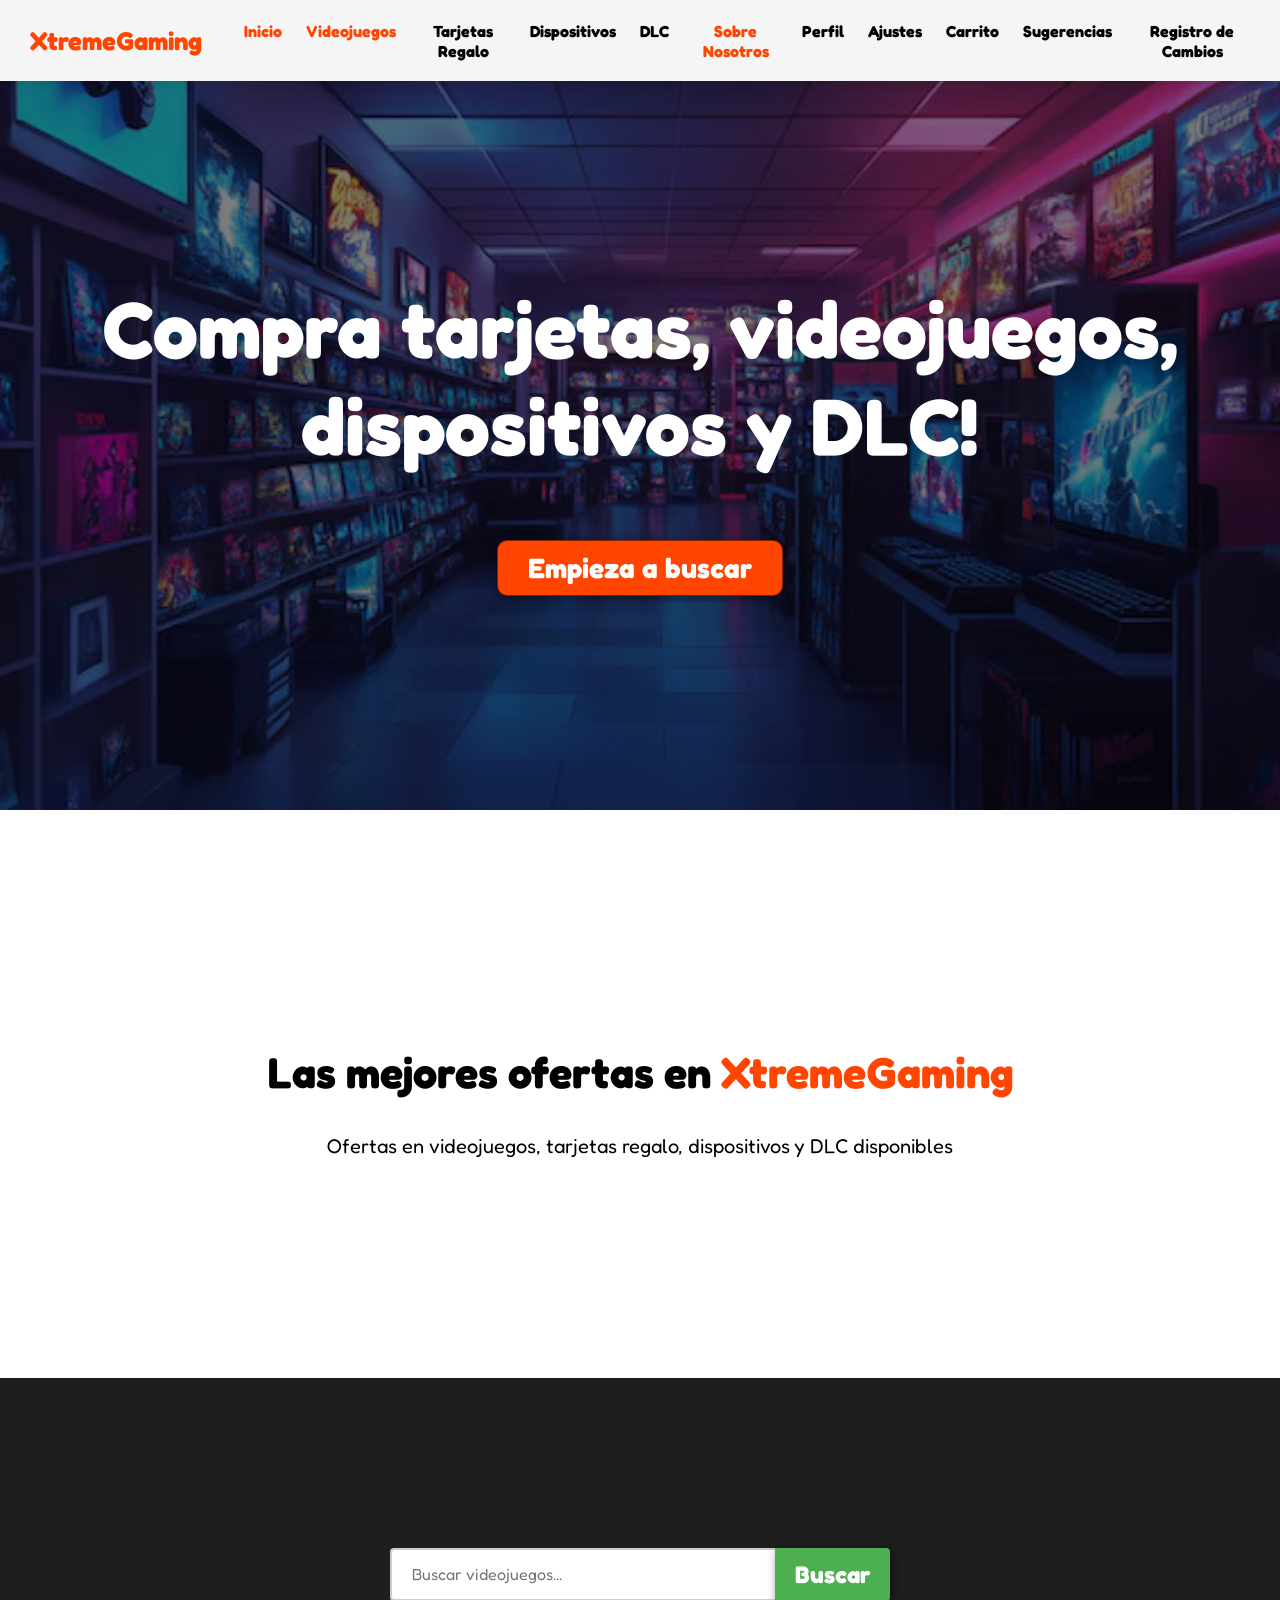
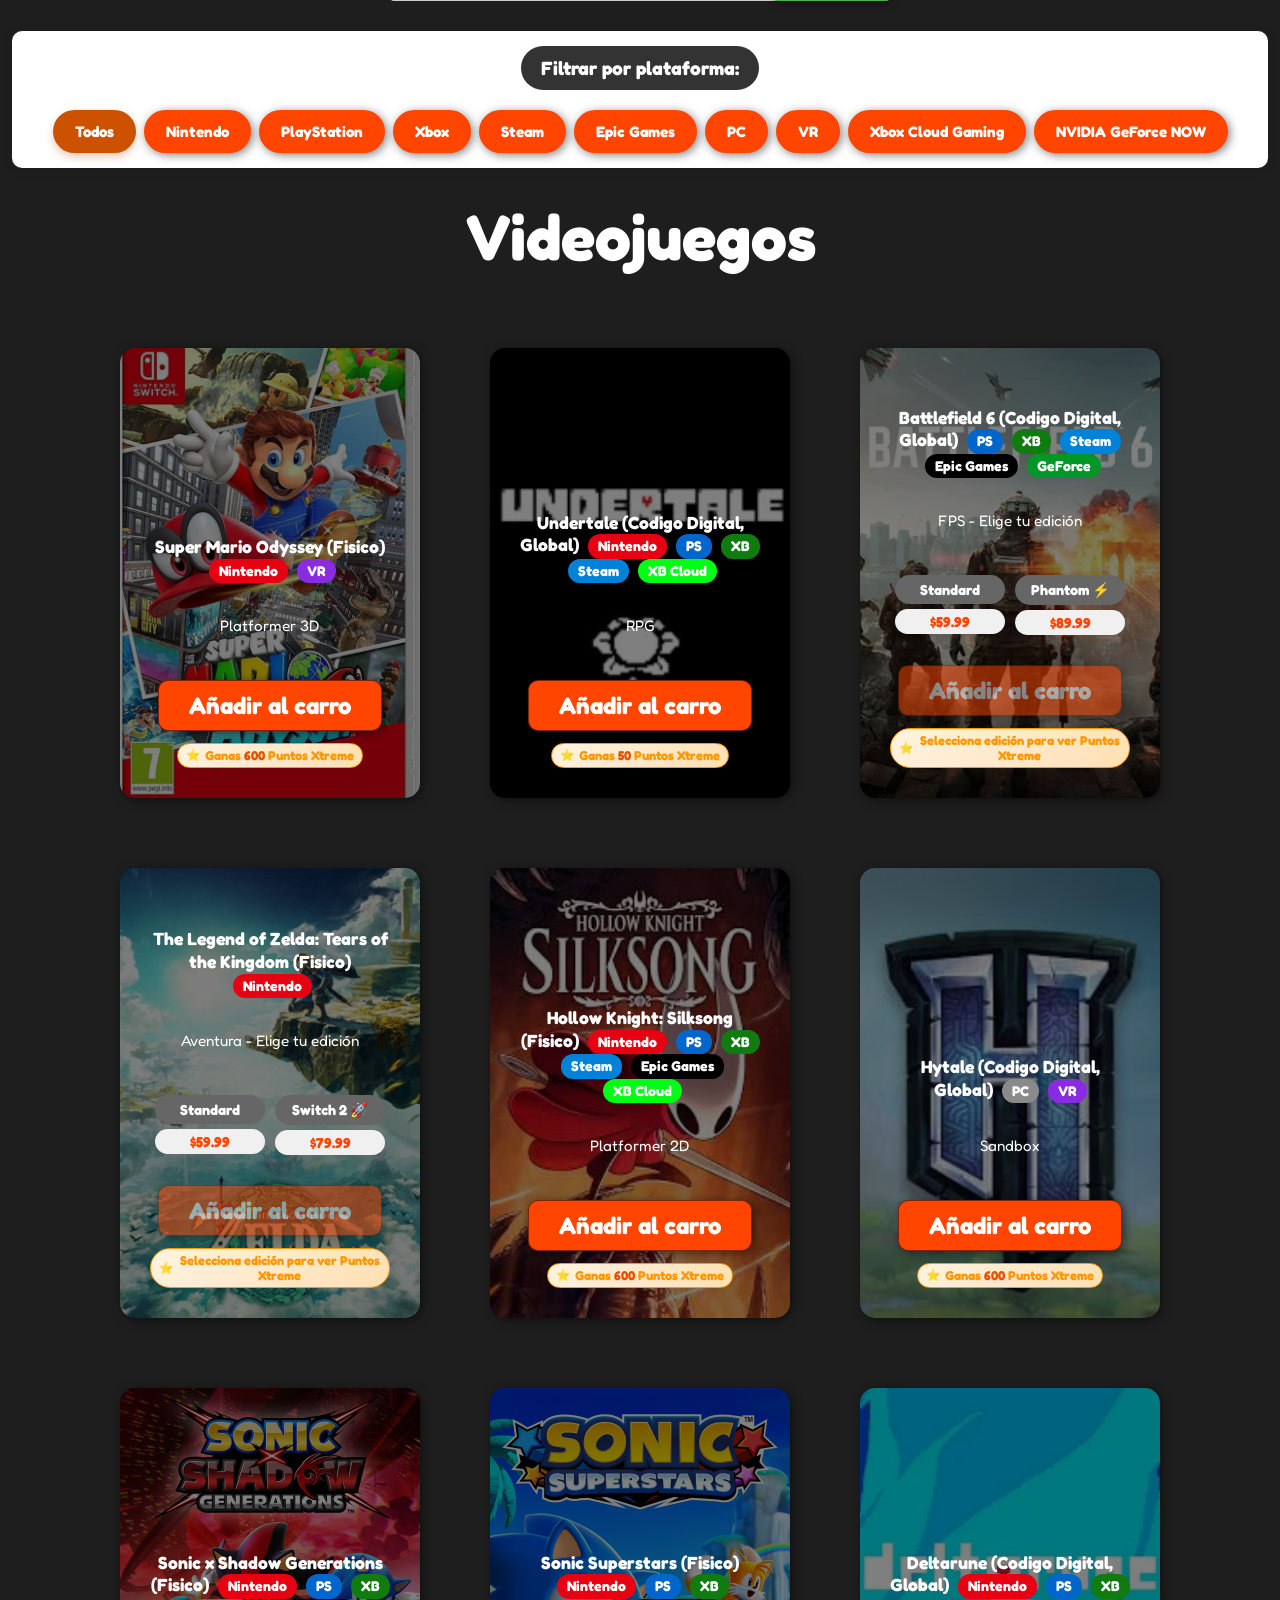
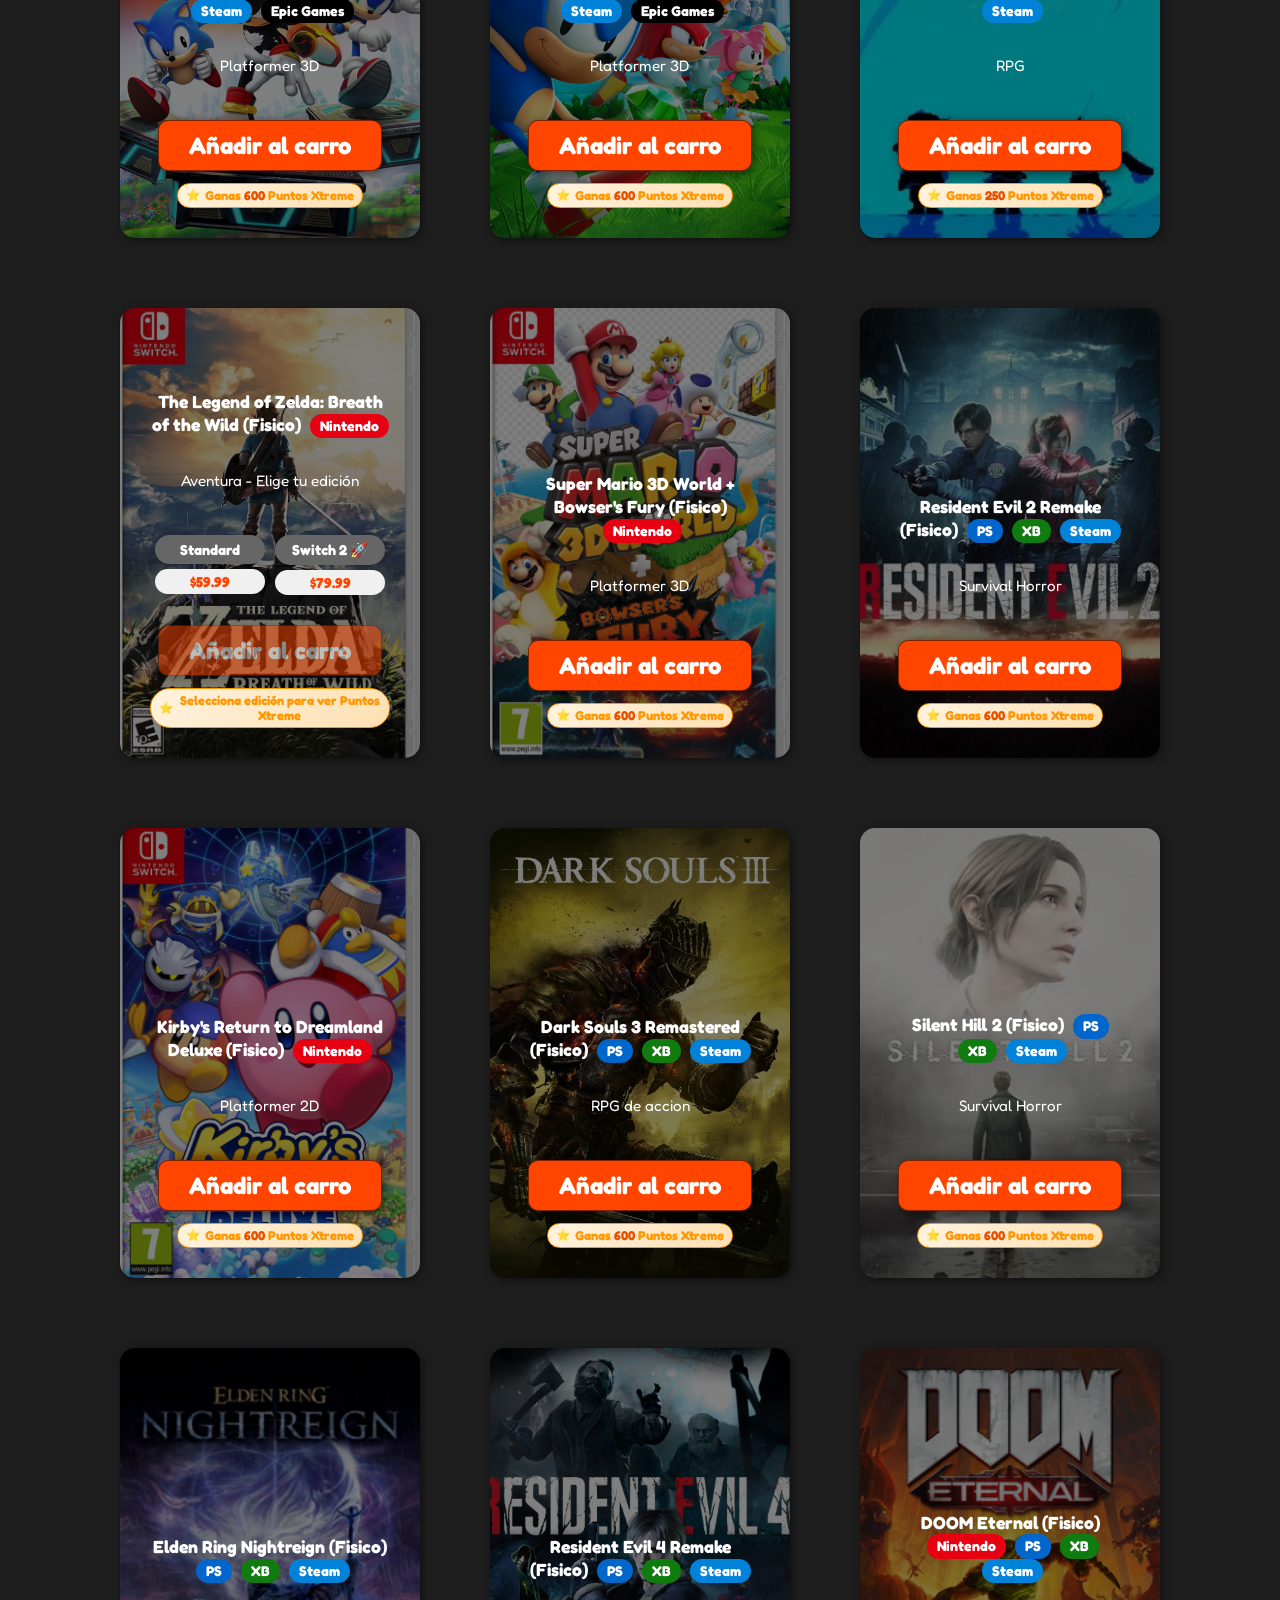
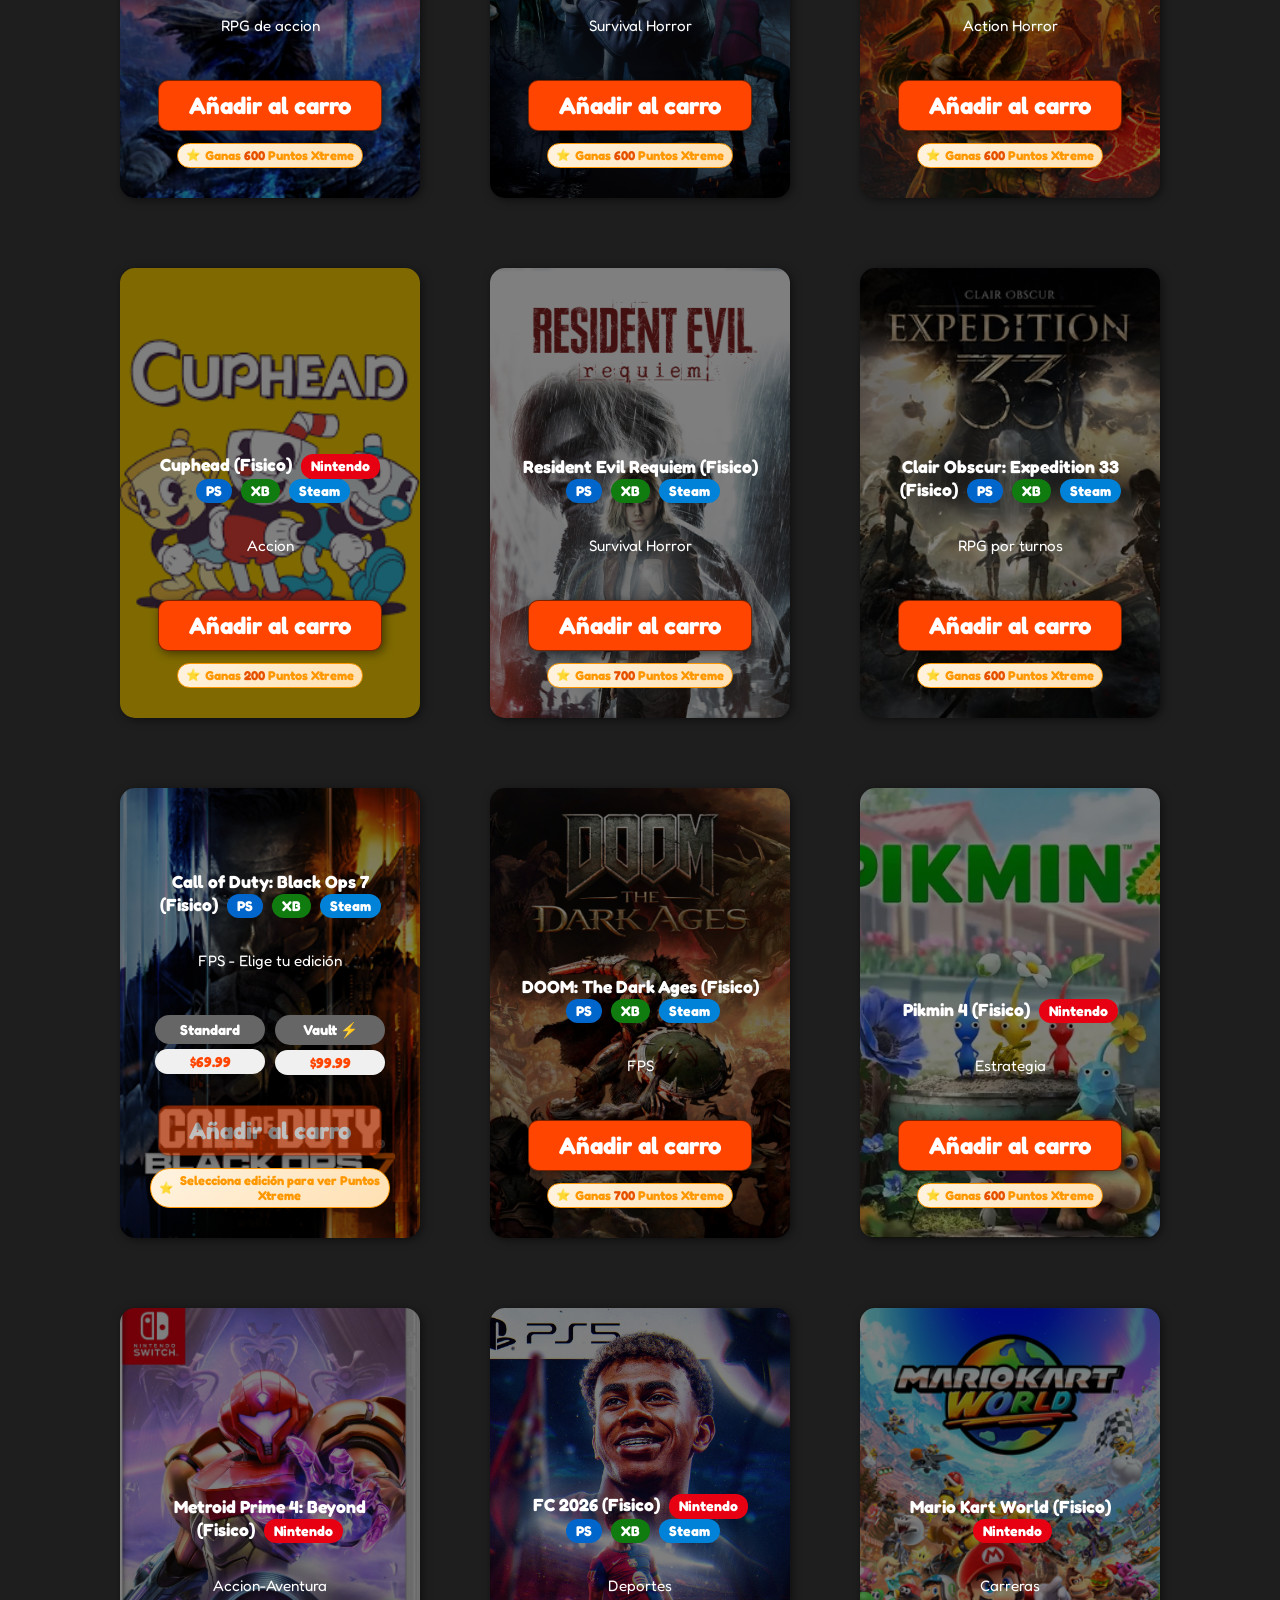
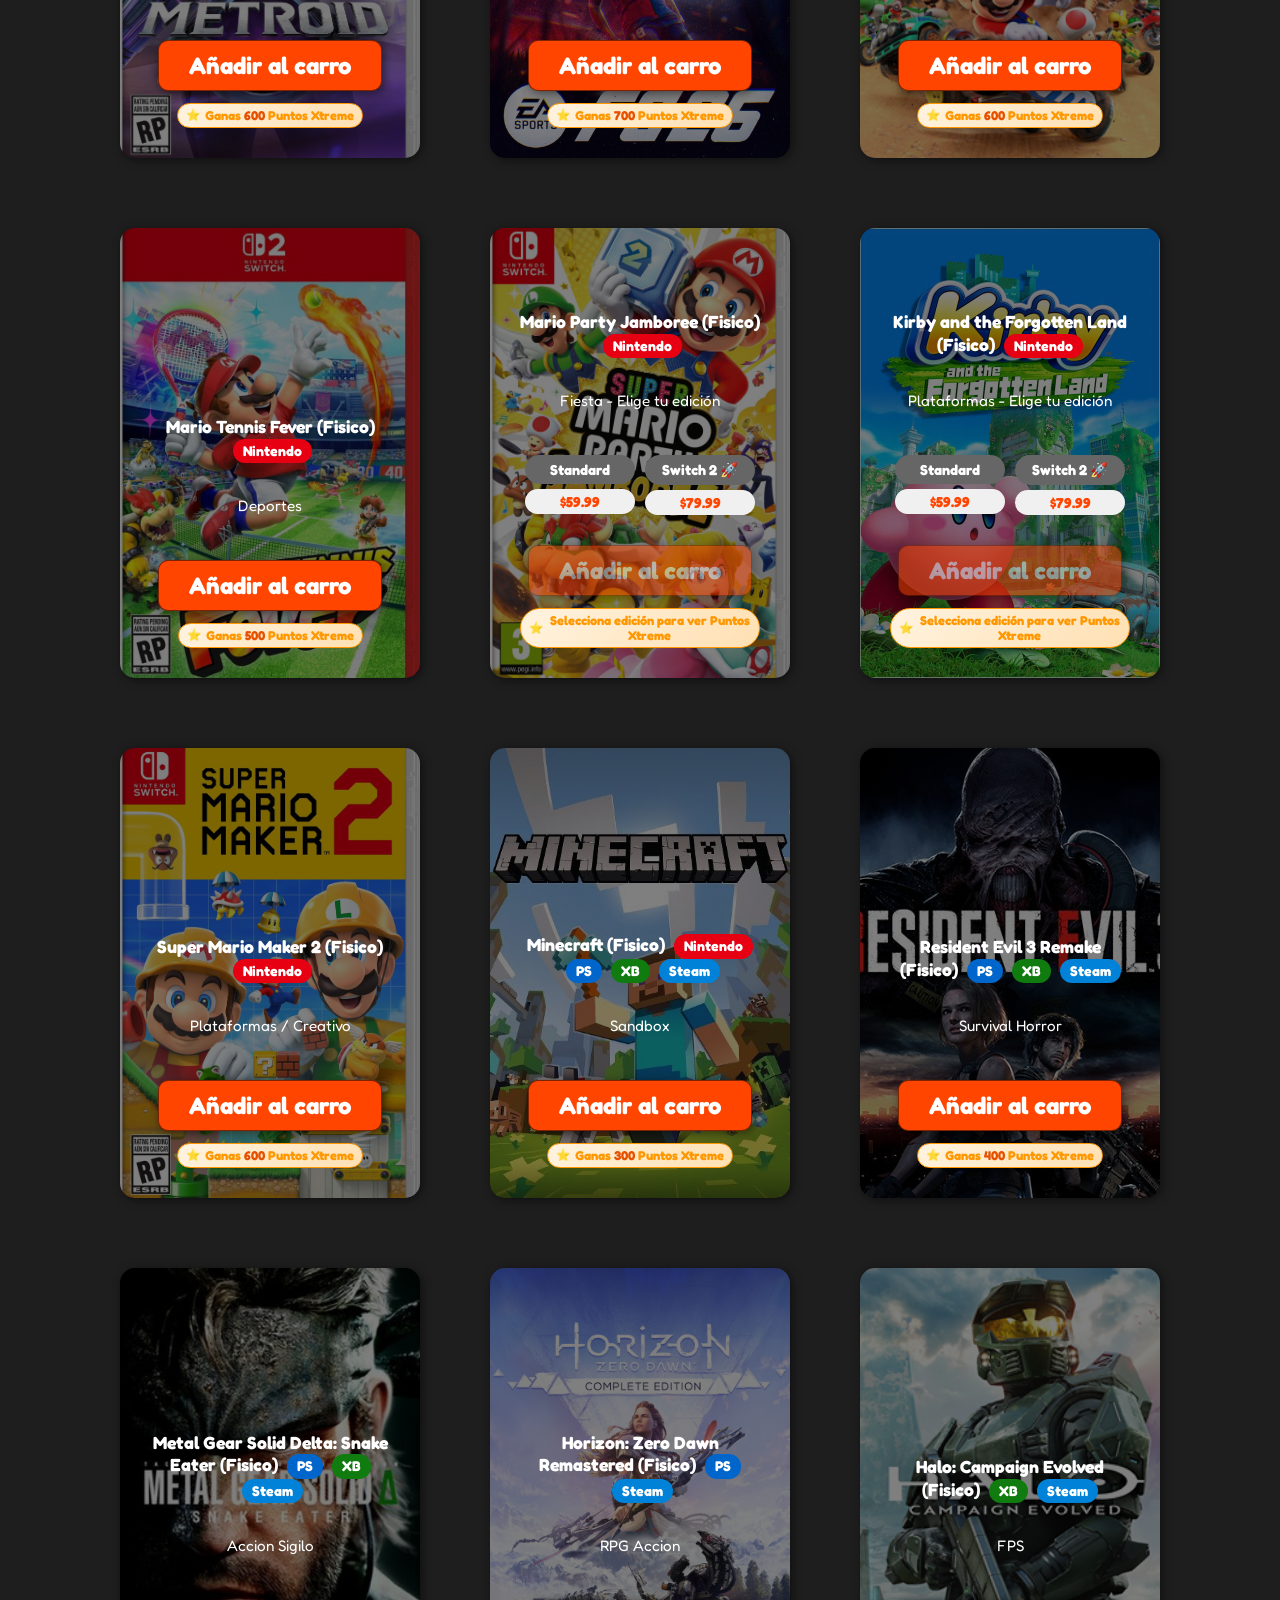
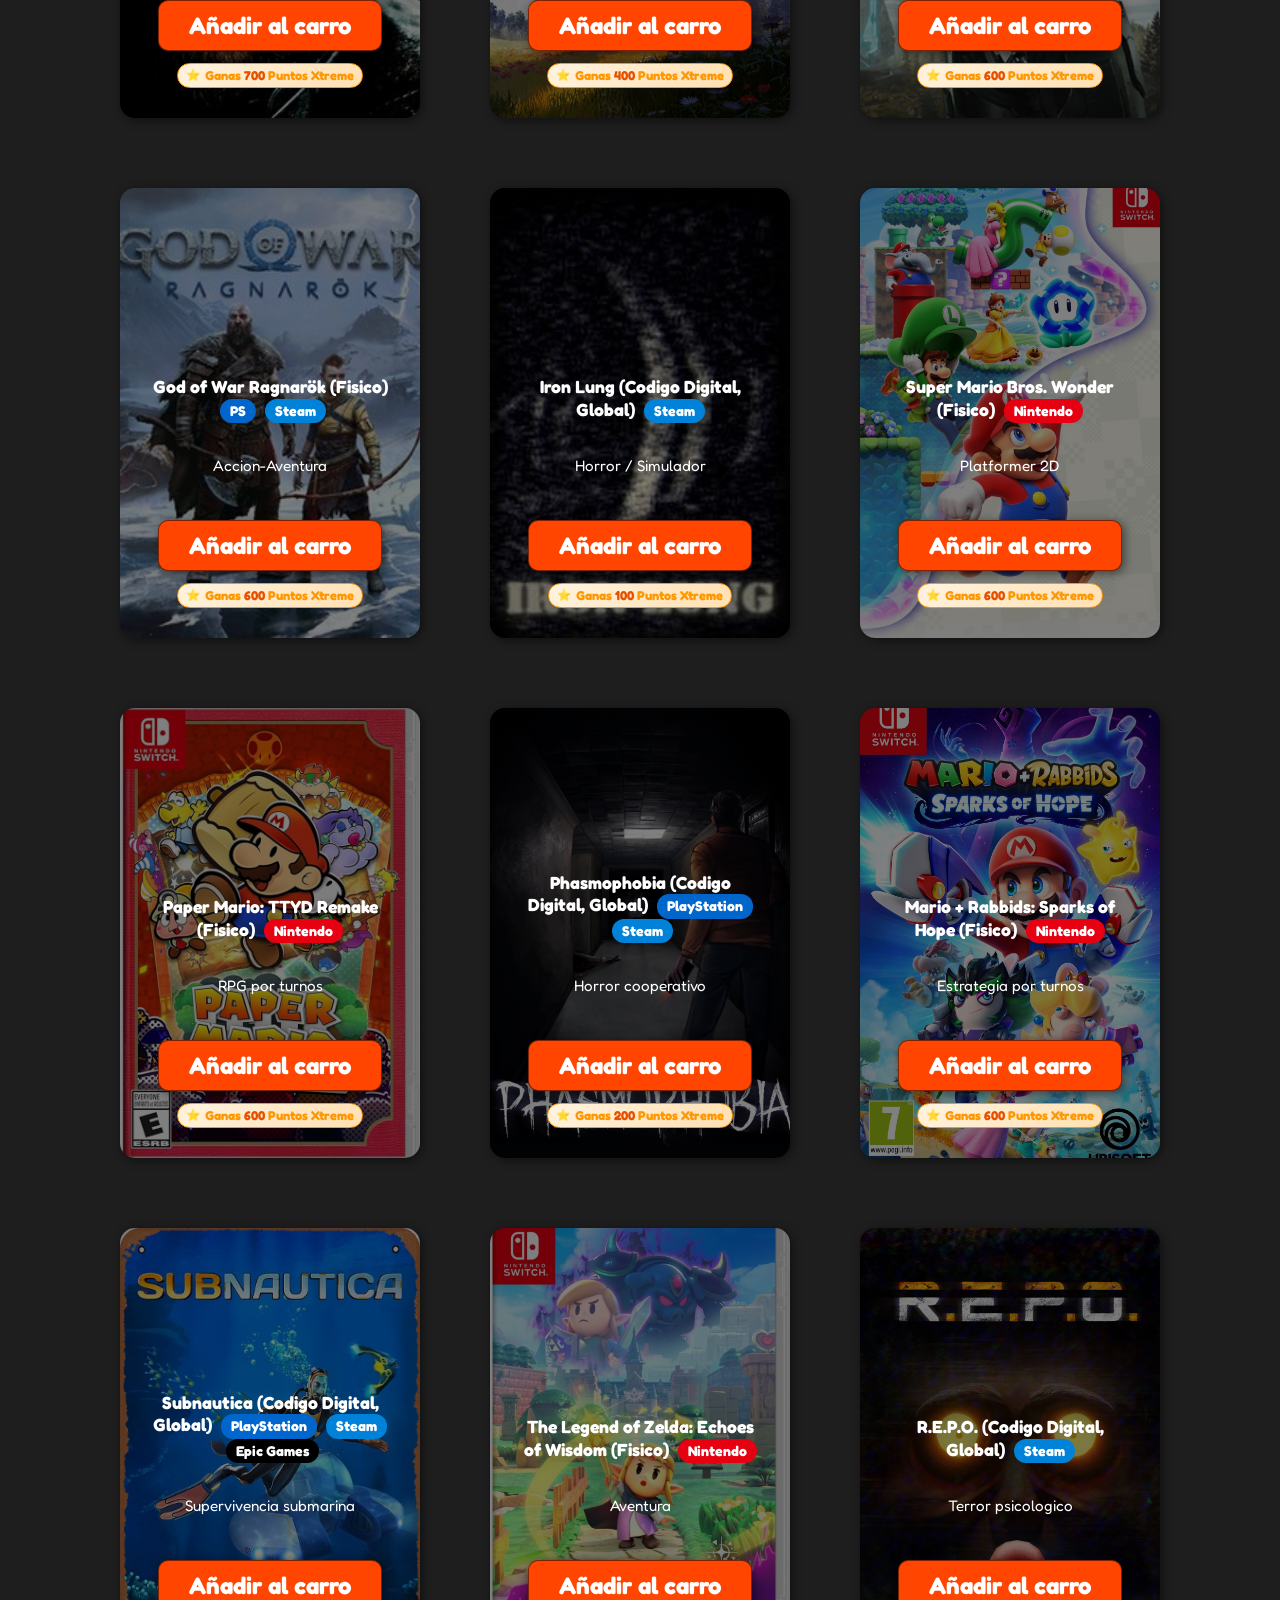
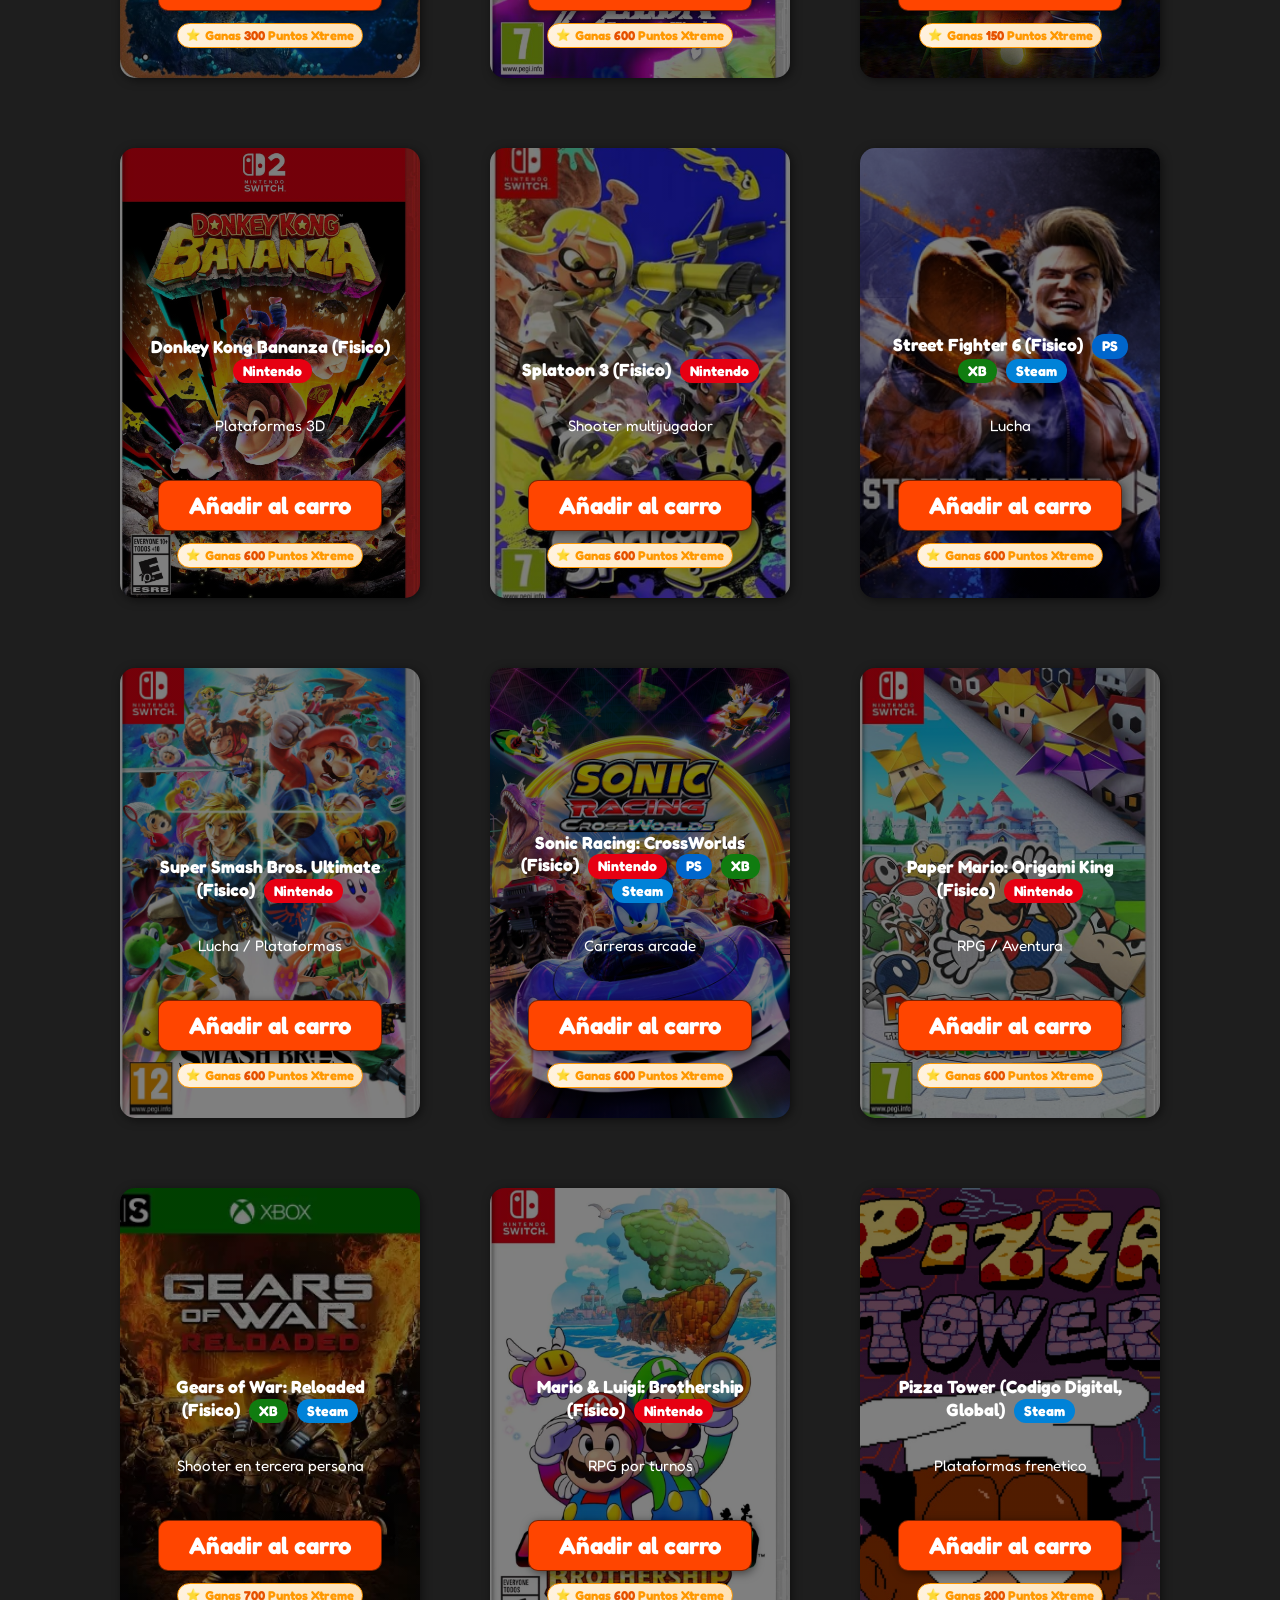
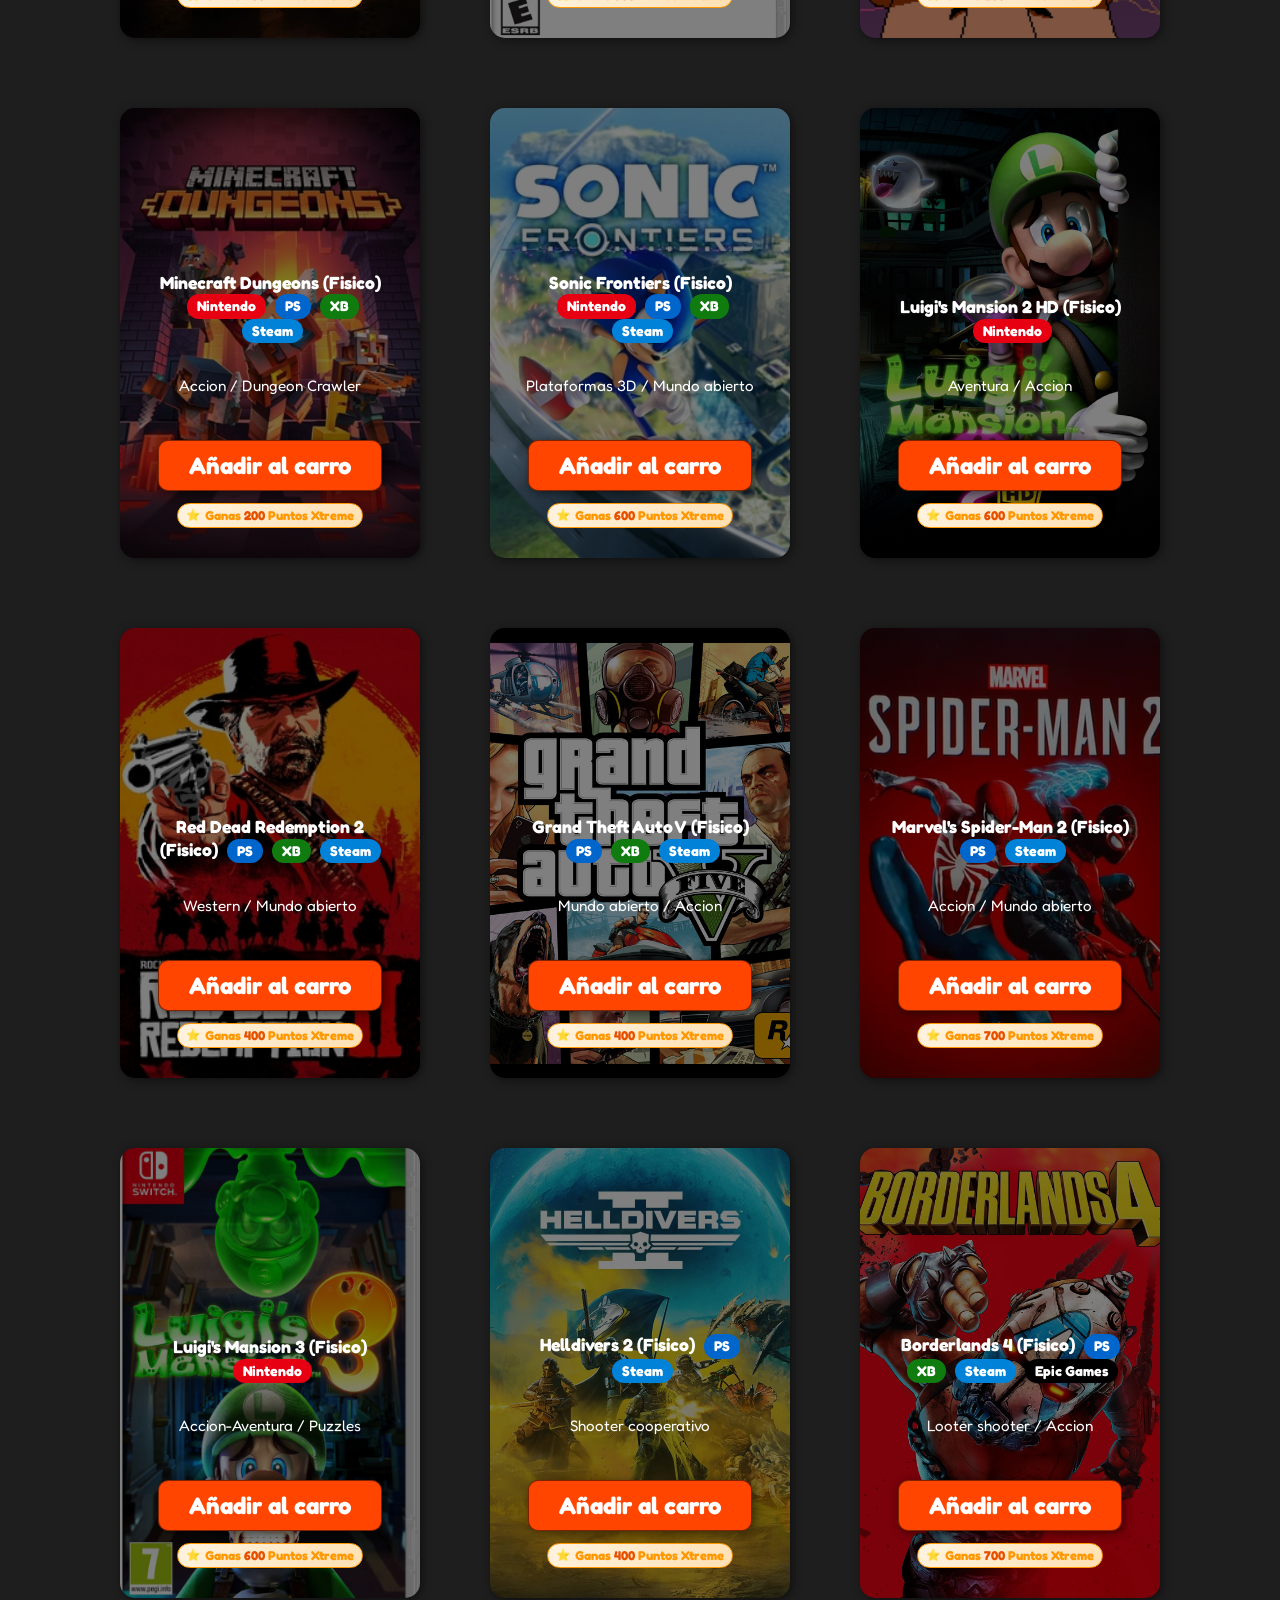
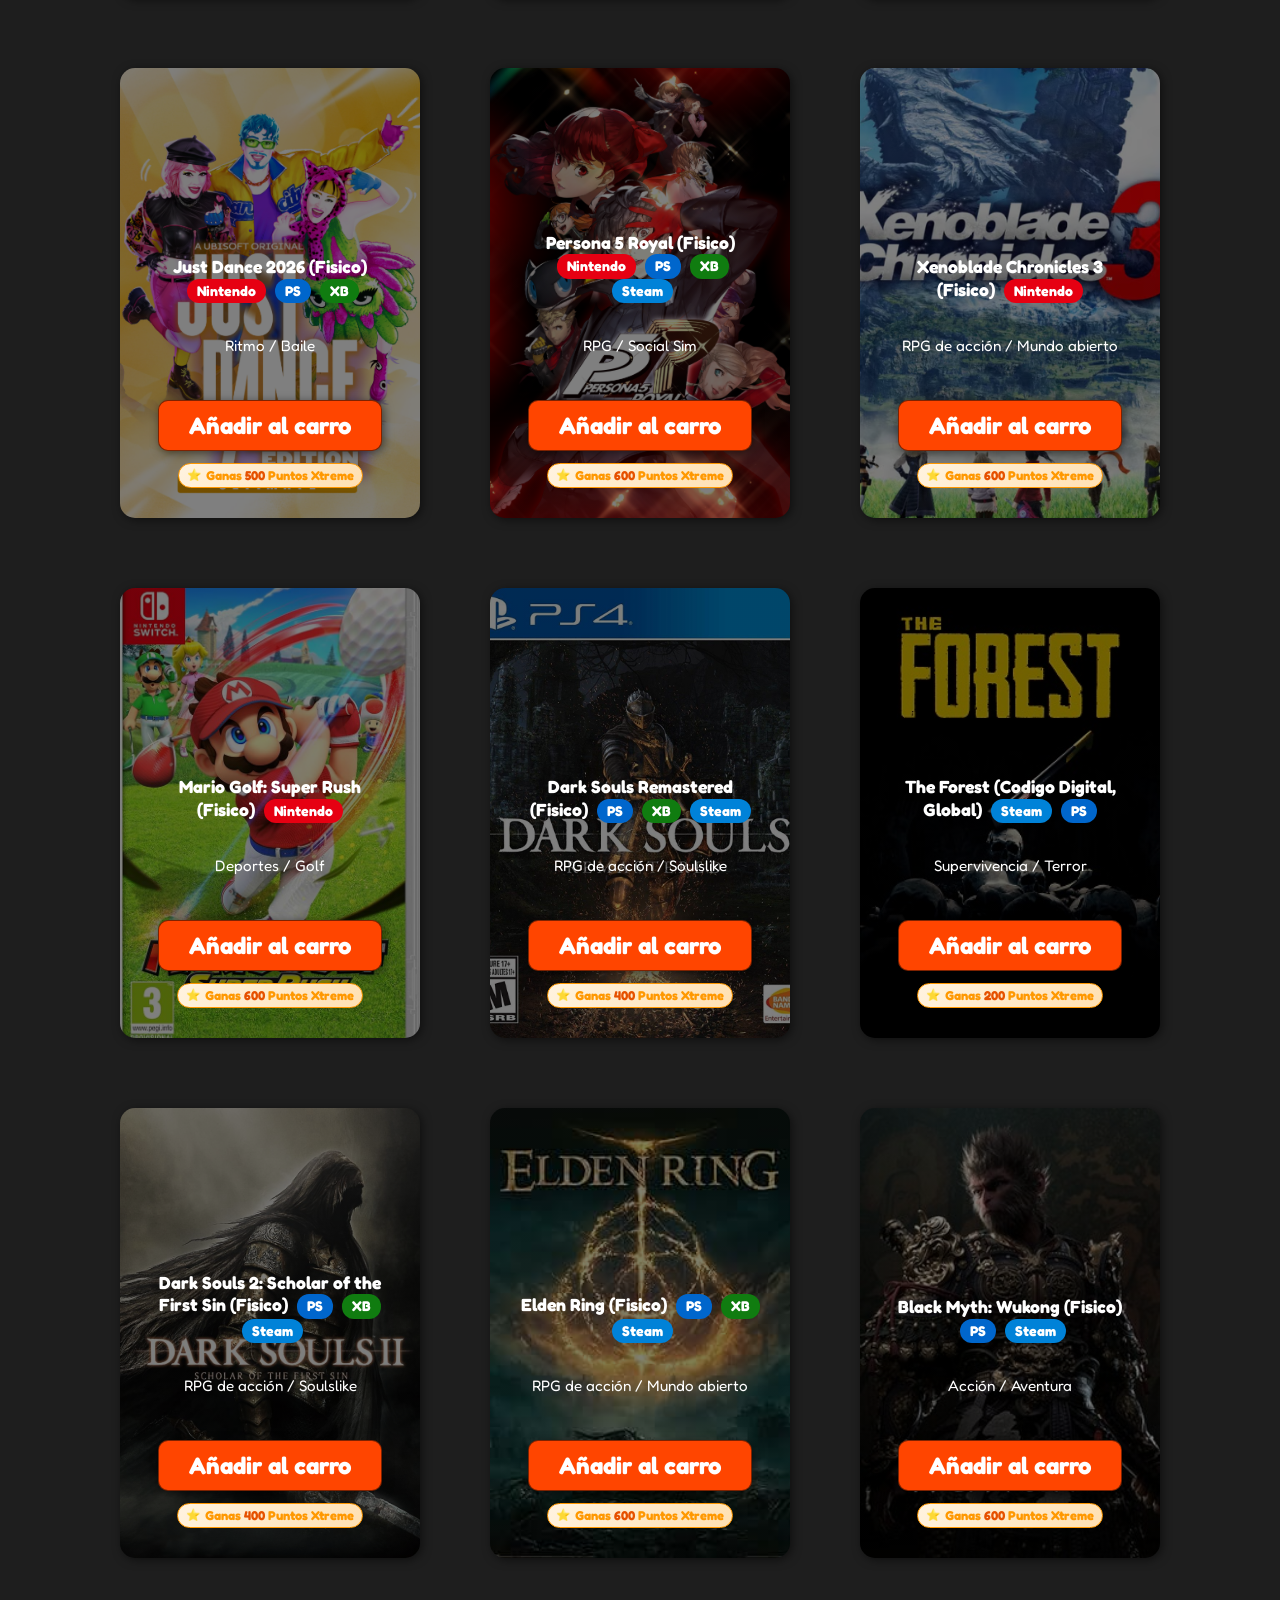
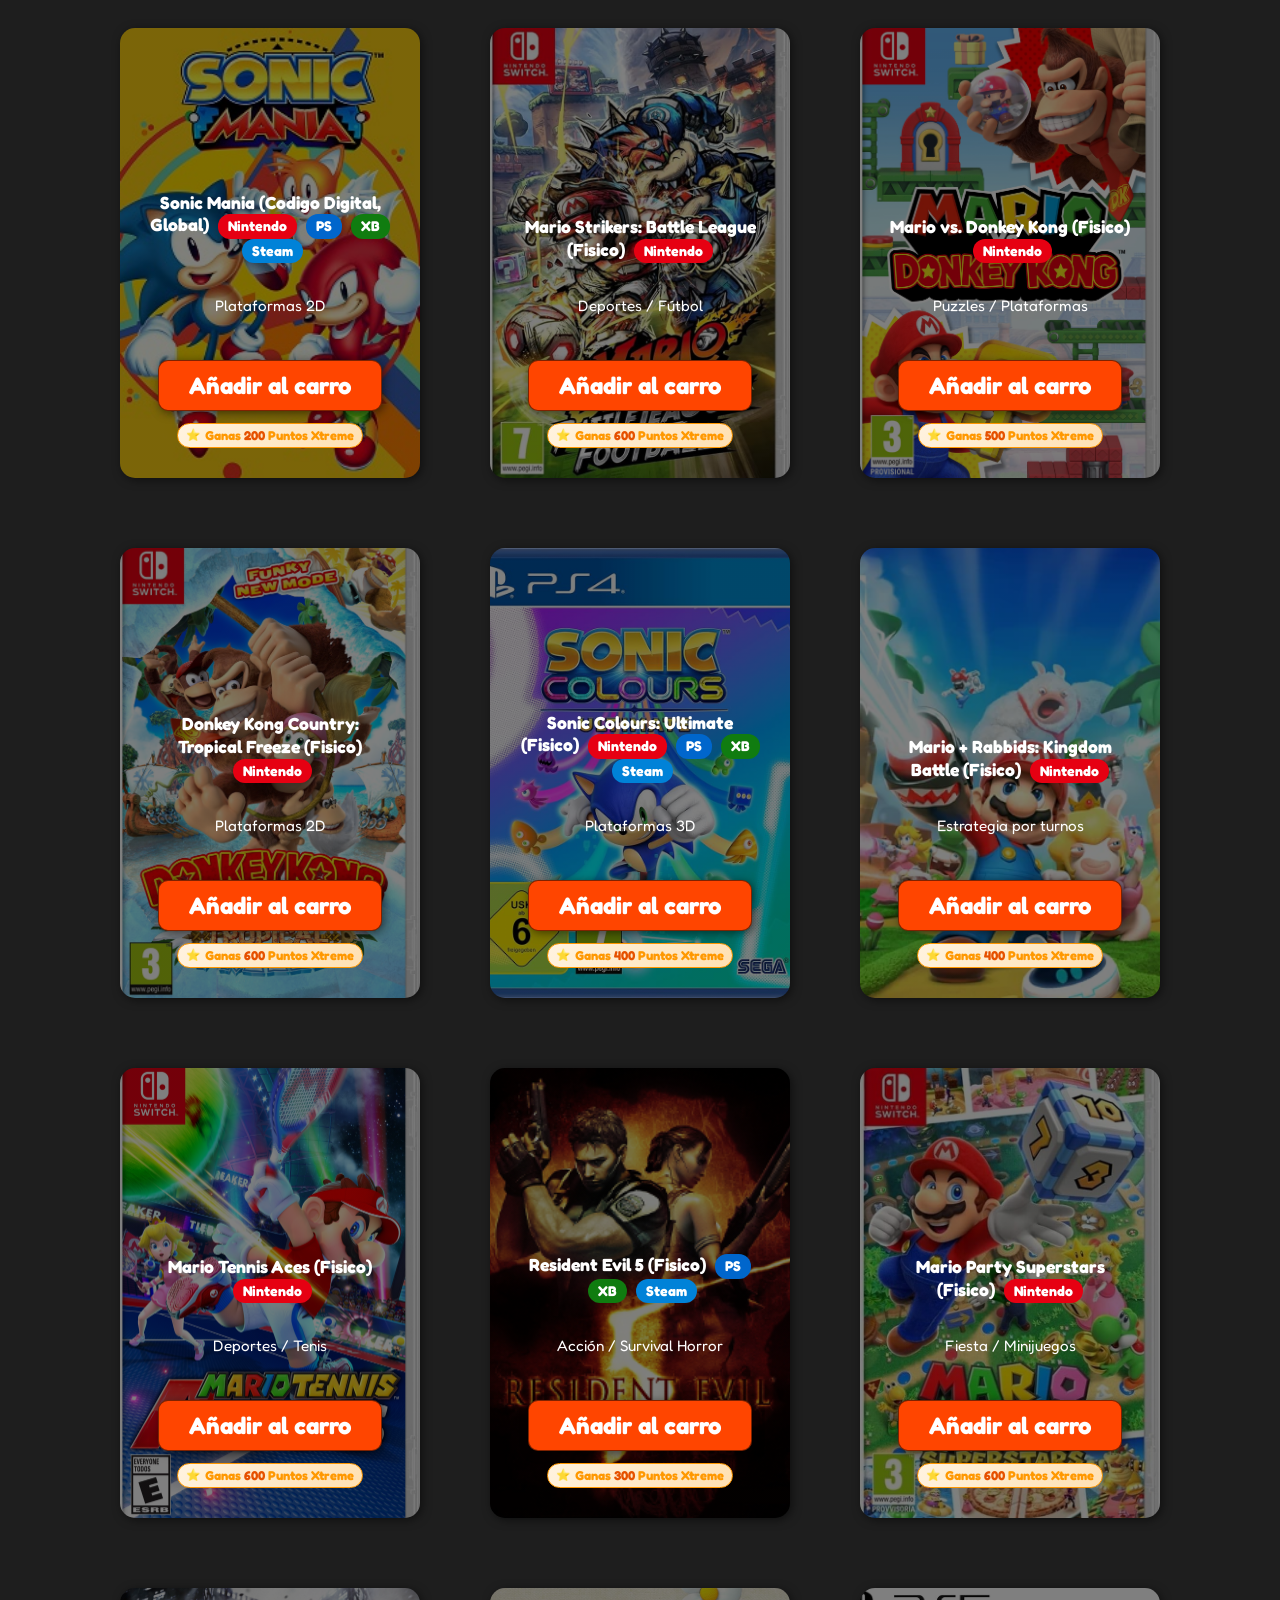
<file: index.html>
<!DOCTYPE html>
<html lang="en">
<head>
    <meta charset="UTF-8">
    <meta name="viewport" content="width=device-width, initial-scale=1.0">
    <title>XtremeGaming</title>
    <link rel="icon" href="media/icono.png" type="image/x-icon">
    <link href="https://fonts.googleapis.com/css2?family=Fredoka:wght@300;400;500;600;700&display=swap" rel="stylesheet">
    <link rel="stylesheet" href="style.css">
    <style>
        * {
            font-family: 'Fredoka', sans-serif !important;
        }
        
        .search-container {
            display: flex;
            justify-content: center;
            margin: 20px 0 30px;
            padding: 0 20px;
        }
        
        .search-box {
            display: flex;
            width: 100%;
            max-width: 500px;
        }
        
        .search-box input {
            flex: 1;
            padding: 12px 20px;
            font-size: 16px;
            border: 2px solid #ccc;
            border-right: none;
            border-radius: 4px 0 0 4px;
            font-family: 'Fredoka', sans-serif !important;
        }
        
        .search-box button {
            padding: 12px 20px;
            background-color: #4CAF50;
            color: white;
            border: none;
            border-radius: 0 4px 4px 0;
            cursor: pointer;
            font-family: 'Fredoka', sans-serif !important;
        }
        
        .search-box button:hover {
            background-color: #45a049;
        }
        
        .no-results {
            text-align: center;
            padding: 40px;
            font-style: italic;
            color: #666;
            display: none;
        }
        
        .no-results.show {
            display: block;
        }
        
        .game-hidden {
            display: none !important;
        }
        
        .filtros-container {
            display: flex;
            justify-content: center;
            align-items: center;
            gap: 20px;
            margin-bottom: 30px;
            flex-wrap: wrap;
            background-color: white;
            padding: 15px;
            border-radius: 10px;
            box-shadow: 0 2px 10px rgba(0,0,0,0.1);
        }
        
        .filtro-titulo {
            font-size: 1.2em;
            font-weight: bold;
            color: #333;
            white-space: nowrap;
        }
        
        .filtros-plataforma {
            display: flex;
            gap: 8px;
            flex-wrap: wrap;
        }
        
        .filtro-btn {
            padding: 10px 20px;
            background-color: orangered;
            border: 2px solid orangered;
            border-radius: 25px;
            cursor: pointer;
            font-weight: bold;
            color: white;
            transition: all 0.3s ease;
            font-size: 0.95em;
            font-family: 'Fredoka', sans-serif !important;
            position: relative;
            z-index: 1;
        }
        
        .filtro-btn:hover {
            background-color: #ff6600;
            border-color: #e65c00;
        }
        
        .filtro-btn.active {
            background-color: #cc5200;
            border-color: #cc5200;
            box-shadow: 0 4px 8px rgba(204, 82, 0, 0.3);
        }
        
        .plataforma-badge {
            display: inline-block;
            padding: 3px 10px;
            background-color: #666;
            color: white;
            border-radius: 12px;
            font-size: 0.8em;
            margin-left: 5px;
            font-weight: bold;
            font-family: 'Fredoka', sans-serif !important;
        }
        
        .nintendo-badge { background-color: #e60012; }
        .playstation-badge { background-color: #0066cc; }
        .xbox-badge { background-color: #107c10; }
        .steam-badge { background-color: #0082d8; }
        .pc-badge { background-color: #8a8a8a; }
        .epic-badge { background-color: #000000; }
        .vr-badge { background-color: #8a2be2; }
        .cloud-badge { background-color: #00ff15; color: white; }
        .geforce-badge { background-color: #009726; }
        
        body, h1, h2, h3, h4, h5, h6, p, span, a, button, input, textarea, select, label, li, ul, ol, div {
            font-family: 'Fredoka', sans-serif !important;
        }
        
        input::placeholder {
            font-family: 'Fredoka', sans-serif !important;
        }
        
        .filtro-btn.force-no-hover,
        .filtro-btn.force-no-hover:active,
        .filtro-btn.force-no-hover:hover {
            background-color: orangered !important;
            border-color: orangered !important;
            transform: none !important;
            box-shadow: none !important;
            transition: none !important;
            cursor: default !important;
        }

        .carta {
            background: white;
            border-radius: 15px;
            padding: 20px;
            margin: 15px;
            box-shadow: 0 5px 15px rgba(0,0,0,0.1);
            width: 300px;
            position: relative;
            z-index: 1;
        }
        
        .carta button {
            position: relative;
            z-index: 1;
        }
        
        .carta button:disabled,
        .carta button[disabled] {
            z-index: 1 !important;
            opacity: 0.5;
            cursor: not-allowed;
        }
        
        .programas {
            display: flex;
            flex-wrap: wrap;
            justify-content: center;
            gap: 20px;
        }

        .edicion-container {
            display: flex;
            gap: 10px;
            justify-content: center;
            margin: 15px 0;
        }
        
        .edicion-badge {
            display: flex;
            flex-direction: column;
            align-items: center;
            cursor: pointer;
            transition: all 0.2s;
            width: 110px;
            position: relative;
            z-index: 1;
        }
        
        .edicion-nombre {
            background-color: #666;
            color: white;
            padding: 6px 12px;
            border-radius: 20px;
            font-size: 0.9em;
            font-weight: bold;
            width: 100%;
            text-align: center;
            transition: all 0.2s;
        }
        
        .edicion-precio {
            background-color: #f0f0f0;
            color: orangered;
            padding: 4px 12px;
            border-radius: 20px;
            font-size: 0.9em;
            font-weight: bold;
            margin-top: 5px;
            width: 100%;
            text-align: center;
            transition: all 0.2s;
        }
        
        .edicion-badge.selected .edicion-nombre {
            background-color: orangered;
            box-shadow: 0 2px 8px rgba(255, 69, 0, 0.3);
        }
        
        .edicion-badge.selected .edicion-precio {
            background-color: #ffe0d1;
        }

        .sorteo-container {
            text-align: center;
            margin: 50px 0 30px;
            padding: 20px;
            background: linear-gradient(135deg, #fff3e0 0%, #ffe0b2 100%);
            border-radius: 15px;
            border: 2px solid #ff9800;
        }
        
        .sorteo-btn {
            font-size: 1.8em;
            padding: 20px 50px;
            background: linear-gradient(45deg, #ff6b6b, #ff8e53);
            border: none;
            border-radius: 10px;
            color: white;
            font-weight: bold;
            cursor: pointer;
            box-shadow: 0 5px 15px rgba(255, 107, 107, 0.4);
            transition: all 0.3s ease;
            position: relative;
            z-index: 1;
        }
        
        .sorteo-btn:hover {
            transform: scale(1.05);
            background: linear-gradient(45deg, #ff8e53, #ff6b6b);
        }
        
        header {
            background-color: rgb(245,245,245);
            width: 100%;
            position: fixed;
            top: 0;
            z-index: 1000 !important;
            box-shadow: 0 2px 10px rgba(0,0,0,0.1);
        }

        .puntos-ganados {
            display: flex;
            align-items: center;
            justify-content: center;
            gap: 5px;
            margin-top: 12px;
            padding: 4px 8px;
            background: linear-gradient(135deg, #fff3e0, #ffe0b2);
            border-radius: 20px;
            font-size: 0.8em;
            color: #ff9800;
            font-weight: bold;
            border: 1px solid #ff9800;
        }
        
        .puntos-icono {
            font-size: 0.9em;
        }
        
        .puntos-cantidad {
            color: #e65100;
        }
    </style>
</head>
<body>

<header>
    <div class="container">
        <p class="logo">XtremeGaming</p>
<nav>
        <a href="index.html" style="color: orangered;">Inicio</a>
        <a href="index.html#VideojuegosMas" style="color: orangered;">Videojuegos</a>
        <a href="tarjetas.html">Tarjetas Regalo</a>
        <a href="dispositivos.html">Dispositivos</a>
        <a href="dlc.html">DLC</a>
        <a href="index.html#caracteristicas" style="color: orangered;">Sobre Nosotros</a>
        <a href="perfil.html">Perfil</a>
        <a href="ajustes.html">Ajustes</a>
        <a href="carrito.html">Carrito</a>
        <a href="sugerencias.html">Sugerencias</a>
        <a href="actualizaciones.html">Registro de Cambios</a>
</nav>
    </div>  
</header>

<section id="hero">
    <h1>Compra tarjetas, videojuegos, dispositivos y DLC!</h1>
    <button onclick="document.getElementById('VideojuegosMas').scrollIntoView({behavior: 'smooth'})">Empieza a buscar</button>
</section>

<section id="tienda">
    <div class="container">
        <div class="img-container"></div>
        <div class="texto">
            <h2>Las mejores ofertas en <span class="color-acento">XtremeGaming</span></h2>
            <p>Ofertas en videojuegos, tarjetas regalo, dispositivos y DLC disponibles</p>
        </div>
    </div>
</section>

<section id="VideojuegosMas">
    <div class="container">
        <div class="search-container">
            <div class="search-box">
                <input type="text" id="searchInput" placeholder="Buscar videojuegos...">
                <button id="searchButton">Buscar</button>
            </div>
        </div>
        
        <div class="filtros-container">
            <div class="filtro-titulo" style="color: white; background-color: #333; padding: 10px 20px; border-radius: 25px; font-weight: bold;">
                Filtrar por plataforma:
            </div>
            <div class="filtros-plataforma">
                <button class="filtro-btn active" data-plataforma="todos">Todos</button>
                <button class="filtro-btn" data-plataforma="nintendo">Nintendo</button>
                <button class="filtro-btn" data-plataforma="playstation">PlayStation</button>
                <button class="filtro-btn" data-plataforma="xbox">Xbox</button>
                <button class="filtro-btn" data-plataforma="steam">Steam</button>
                <button class="filtro-btn" data-plataforma="epic">Epic Games</button>
                <button class="filtro-btn" data-plataforma="pc">PC</button>
                <button class="filtro-btn" data-plataforma="vr">VR</button>
                <button class="filtro-btn" data-plataforma="cloud">Xbox Cloud Gaming</button>
                <button class="filtro-btn" data-plataforma="geforce">NVIDIA GeForce NOW</button>
            </div>
        </div>
        
        <h2>Videojuegos</h2>
        
        <div class="no-results" id="noResultsMessage">
            No se encontraron juegos que coincidan con tu búsqueda.
        </div>

        <div class="programas">

              <div class="carta game-card" data-name="Super Mario Odyssey" data-genre="Platformer 3D" data-plataformas="nintendo,vr" data-precio="59.99">
                <h3 style="font-size: 1.1em; line-height: 1.3;">Super Mario Odyssey (Fisico)
                    <span class="plataforma-badge nintendo-badge">Nintendo</span>
                    <span class="plataforma-badge vr-badge">VR</span>
                </h3>
                <p style="font-size: 0.95em;">Platformer 3D</p>
                <button onclick="addToCartSimple('Super Mario Odyssey', 59.99)">Añadir al carro</button>
                <div class="puntos-ganados">
                    <span class="puntos-icono">⭐</span>
                    <span>Ganas <span class="puntos-cantidad">600</span> Puntos Xtreme</span>
                </div>
            </div>

            <div class="carta game-card" data-name="Undertale" data-genre="RPG" data-plataformas="steam,nintendo,playstation,xbox,cloud" data-precio="59.99">
                <h3 style="font-size: 1.1em; line-height: 1.3;">Undertale (Codigo Digital, Global)
                    <span class="plataforma-badge nintendo-badge">Nintendo</span>
                    <span class="plataforma-badge playstation-badge">PS</span>
                    <span class="plataforma-badge xbox-badge">XB</span>
                    <span class="plataforma-badge steam-badge">Steam</span>
                    <span class="plataforma-badge cloud-badge">XB Cloud</span>
                </h3>
                <p style="font-size: 0.95em;">RPG</p>
                <button onclick="addToCartSimple('Undertale', 2.49)">Añadir al carro</button>
                <div class="puntos-ganados">
                    <span class="puntos-icono">⭐</span>
                    <span>Ganas <span class="puntos-cantidad">50</span> Puntos Xtreme</span>
                </div>
            </div>

            <div class="carta game-card" id="battlefield-card" data-name="Battlefield 6" data-genre="FPS" data-plataformas="steam,epic,playstation,xbox,geforce">
                <h3 style="font-size: 1.1em; line-height: 1.3;">Battlefield 6 (Codigo Digital, Global)
                    <span class="plataforma-badge playstation-badge">PS</span>
                    <span class="plataforma-badge xbox-badge">XB</span>
                    <span class="plataforma-badge steam-badge">Steam</span>
                    <span class="plataforma-badge epic-badge">Epic Games</span>
                    <span class="plataforma-badge geforce-badge">GeForce</span>
                </h3>
                <p style="font-size: 0.95em;">FPS - Elige tu edición</p>
                
                <div class="edicion-container">
                    <div onclick="selectEdition('battlefield', 'standard', this)" class="edicion-badge" data-precio="59.99">
                        <span class="edicion-nombre">Standard</span>
                        <span class="edicion-precio">$59.99</span>
                    </div>
                    
                    <div onclick="selectEdition('battlefield', 'phantom', this)" class="edicion-badge" data-precio="89.99">
                        <span class="edicion-nombre">Phantom ⚡</span>
                        <span class="edicion-precio">$89.99</span>
                    </div>
                </div>
                
                <button id="battlefield-btn" onclick="addToCartWithEdition('battlefield')" disabled style="opacity: 0.5; cursor: not-allowed;">Añadir al carro</button>
                <div class="puntos-ganados" id="puntos-battlefield">
                    <span class="puntos-icono">⭐</span>
                    <span id="puntos-texto-battlefield">Selecciona edición para ver Puntos Xtreme</span>
                </div>
            </div>

            <div class="carta game-card" id="zelda-totk-card" data-name="The Legend of Zelda: Tears of the Kingdom" data-genre="Aventura" data-plataformas="nintendo">
                <h3 style="font-size: 1.1em; line-height: 1.3;">The Legend of Zelda: Tears of the Kingdom (Fisico) 
                    <span class="plataforma-badge nintendo-badge">Nintendo</span>
                </h3>
                <p style="font-size: 0.95em;">Aventura - Elige tu edición</p>
                
                <div class="edicion-container">
                    <div onclick="selectEdition('zelda-totk', 'standard', this)" class="edicion-badge" data-precio="59.99">
                        <span class="edicion-nombre">Standard</span>
                        <span class="edicion-precio">$59.99</span>
                    </div>
                    
                    <div onclick="selectEdition('zelda-totk', 'switch2', this)" class="edicion-badge" data-precio="79.99">
                        <span class="edicion-nombre">Switch 2 🚀</span>
                        <span class="edicion-precio">$79.99</span>
                    </div>
                </div>
                
                <button id="zelda-totk-btn" onclick="addToCartWithEdition('zelda-totk')" disabled style="opacity: 0.5; cursor: not-allowed;">Añadir al carro</button>
                <div class="puntos-ganados" id="puntos-zelda-totk">
                    <span class="puntos-icono">⭐</span>
                    <span id="puntos-texto-zelda-totk">Selecciona edición para ver Puntos Xtreme</span>
                </div>
            </div>

            <div class="carta game-card" data-name="Hollow Knight: Silksong" data-genre="Platformer 2D" data-plataformas="steam,epic,nintendo,playstation,xbox,cloud" data-precio="59.99">
                <h3 style="font-size: 1.1em; line-height: 1.3;">Hollow Knight: Silksong (Fisico)
                    <span class="plataforma-badge nintendo-badge">Nintendo</span>
                    <span class="plataforma-badge playstation-badge">PS</span>
                    <span class="plataforma-badge xbox-badge">XB</span>
                    <span class="plataforma-badge steam-badge">Steam</span>
                    <span class="plataforma-badge epic-badge">Epic Games</span>
                    <span class="plataforma-badge cloud-badge">XB Cloud</span>
                </h3>
                <p style="font-size: 0.95em;">Platformer 2D</p>
                <button onclick="addToCartSimple('Hollow Knight: Silksong', 19.99)">Añadir al carro</button>
                <div class="puntos-ganados">
                    <span class="puntos-icono">⭐</span>
                    <span>Ganas <span class="puntos-cantidad">600</span> Puntos Xtreme</span>
                </div>
            </div>

            <div class="carta game-card" data-name="Hytale" data-genre="Sandbox" data-plataformas="pc,vr" data-precio="59.99">
                <h3 style="font-size: 1.1em; line-height: 1.3;">Hytale (Codigo Digital, Global)
                    <span class="plataforma-badge pc-badge">PC</span>
                    <span class="plataforma-badge vr-badge">VR</span>
                </h3>
                <p style="font-size: 0.95em;">Sandbox</p>
                <button onclick="addToCartSimple('Hytale', 19.99)">Añadir al carro</button>   
                <div class="puntos-ganados">
                    <span class="puntos-icono">⭐</span>
                    <span>Ganas <span class="puntos-cantidad">600</span> Puntos Xtreme</span>
                </div>         
            </div>

            <div class="carta game-card" data-name="SonicXShadow" data-genre="Platformer 3D" data-plataformas="nintendo,playstation,xbox,epic,steam" data-precio="59.99">
                <h3 style="font-size: 1.1em; line-height: 1.3;">Sonic x Shadow Generations (Fisico)
                    <span class="plataforma-badge nintendo-badge">Nintendo</span>
                    <span class="plataforma-badge playstation-badge">PS</span>
                    <span class="plataforma-badge xbox-badge">XB</span>
                    <span class="plataforma-badge steam-badge">Steam</span>
                    <span class="plataforma-badge epic-badge">Epic Games</span>
                </h3>
                <p style="font-size: 0.95em;">Platformer 3D</p>
                <button onclick="addToCartSimple('Sonic x Shadow Generations', 59.99)">Añadir al carro</button>
                <div class="puntos-ganados">
                    <span class="puntos-icono">⭐</span>
                    <span>Ganas <span class="puntos-cantidad">600</span> Puntos Xtreme</span>
                </div>
            </div>

            <div class="carta game-card" data-name="SonicSuperstars" data-genre="Platformer 3D" data-plataformas="nintendo,playstation,xbox,epic,steam" data-precio="59.99">
                <h3 style="font-size: 1.1em; line-height: 1.3;">Sonic Superstars (Fisico)
                    <span class="plataforma-badge nintendo-badge">Nintendo</span>
                    <span class="plataforma-badge playstation-badge">PS</span>
                    <span class="plataforma-badge xbox-badge">XB</span>
                    <span class="plataforma-badge steam-badge">Steam</span>
                    <span class="plataforma-badge epic-badge">Epic Games</span>
                </h3>
                <p style="font-size: 0.95em;">Platformer 3D</p>
                <button onclick="addToCartSimple('Sonic Superstars', 59.99)">Añadir al carro</button>
                <div class="puntos-ganados">
                    <span class="puntos-icono">⭐</span>
                    <span>Ganas <span class="puntos-cantidad">600</span> Puntos Xtreme</span>
                </div>
            </div>

            <div class="carta game-card" data-name="Deltarune" data-genre="RPG" data-plataformas="nintendo,playstation,xbox,steam" data-precio="25.00">
                <h3 style="font-size: 1.1em; line-height: 1.3;">Deltarune (Codigo Digital, Global)
                    <span class="plataforma-badge nintendo-badge">Nintendo</span>
                    <span class="plataforma-badge playstation-badge">PS</span>
                    <span class="plataforma-badge xbox-badge">XB</span>
                    <span class="plataforma-badge steam-badge">Steam</span>
                </h3>
                <p style="font-size: 0.95em;">RPG</p>
                <button onclick="addToCartSimple('Deltarune', 25.00)">Añadir al carro</button>
                <div class="puntos-ganados">
                    <span class="puntos-icono">⭐</span>
                    <span>Ganas <span class="puntos-cantidad">250</span> Puntos Xtreme</span>
                </div>
            </div>

            <div class="carta game-card" id="zelda-botw-card" data-name="The Legend of Zelda: Breath of the Wild" data-genre="Aventura" data-plataformas="nintendo">
                <h3 style="font-size: 1.1em; line-height: 1.3;">The Legend of Zelda: Breath of the Wild (Fisico)
                    <span class="plataforma-badge nintendo-badge">Nintendo</span>
                </h3>
                <p style="font-size: 0.95em;">Aventura - Elige tu edición</p>
                
                <div class="edicion-container">
                    <div onclick="selectEdition('zelda-botw', 'standard', this)" class="edicion-badge" data-precio="59.99">
                        <span class="edicion-nombre">Standard</span>
                        <span class="edicion-precio">$59.99</span>
                    </div>
                    
                    <div onclick="selectEdition('zelda-botw', 'switch2', this)" class="edicion-badge" data-precio="79.99">
                        <span class="edicion-nombre">Switch 2 🚀</span>
                        <span class="edicion-precio">$79.99</span>
                    </div>
                </div>
                
                <button id="zelda-botw-btn" onclick="addToCartWithEdition('zelda-botw')" disabled style="opacity: 0.5; cursor: not-allowed;">Añadir al carro</button>
                <div class="puntos-ganados" id="puntos-zelda-botw">
                    <span class="puntos-icono">⭐</span>
                    <span id="puntos-texto-zelda-botw">Selecciona edición para ver Puntos Xtreme</span>
                </div>
            </div>

            <div class="carta game-card" data-name="Super Mario 3D World" data-genre="Platformer 3D" data-plataformas="nintendo" data-precio="59.99">
                <h3 style="font-size: 1.1em; line-height: 1.3;">Super Mario 3D World + Bowser's Fury (Fisico)
                    <span class="plataforma-badge nintendo-badge">Nintendo</span>
                </h3>
                <p style="font-size: 0.95em;">Platformer 3D</p>
                <button onclick="addToCartSimple('Super Mario 3D World + Bowsers Fury', 59.99)">Añadir al carro</button>
                <div class="puntos-ganados">
                    <span class="puntos-icono">⭐</span>
                    <span>Ganas <span class="puntos-cantidad">600</span> Puntos Xtreme</span>
                </div>
            </div>

            <div class="carta game-card" data-name="Resident Evil 2 Remake" data-genre="Survival Horror" data-plataformas="playstation,xbox,steam" data-precio="59.99">
                <h3 style="font-size: 1.1em; line-height: 1.3;">Resident Evil 2 Remake (Fisico)
                    <span class="plataforma-badge playstation-badge">PS</span>
                    <span class="plataforma-badge xbox-badge">XB</span>
                    <span class="plataforma-badge steam-badge">Steam</span>
                </h3>
                <p style="font-size: 0.95em;">Survival Horror</p>
                <button onclick="addToCartSimple('Resident Evil 2 Remake', 59.99)">Añadir al carro</button>
                <div class="puntos-ganados">
                    <span class="puntos-icono">⭐</span>
                    <span>Ganas <span class="puntos-cantidad">600</span> Puntos Xtreme</span>
                </div>
            </div>

            <div class="carta game-card" data-name="Kirby's Return to Dreamland Deluxe" data-genre="Platformer 2D" data-plataformas="nintendo" data-precio="59.99">
                <h3 style="font-size: 1.1em; line-height: 1.3;">Kirby's Return to Dreamland Deluxe (Fisico)
                    <span class="plataforma-badge nintendo-badge">Nintendo</span>
                </h3>
                <p style="font-size: 0.95em;">Platformer 2D</p>
                <button onclick="addToCartSimple('Kirbys Return to Dreamland Deluxe', 59.99)">Añadir al carro</button>
                <div class="puntos-ganados">
                    <span class="puntos-icono">⭐</span>
                    <span>Ganas <span class="puntos-cantidad">600</span> Puntos Xtreme</span>
                </div>
            </div>

            <div class="carta game-card" data-name="Dark Souls 3 Remastered" data-genre="RPG de accion" data-plataformas="playstation,xbox,steam" data-precio="59.99">
                <h3 style="font-size: 1.1em; line-height: 1.3;">Dark Souls 3 Remastered (Fisico)
                    <span class="plataforma-badge playstation-badge">PS</span>
                    <span class="plataforma-badge xbox-badge">XB</span>
                    <span class="plataforma-badge steam-badge">Steam</span>
                </h3>
                <p style="font-size: 0.95em;">RPG de accion</p>
                <button onclick="addToCartSimple('Dark Souls 3 Remastered', 59.99)">Añadir al carro</button>
                <div class="puntos-ganados">
                    <span class="puntos-icono">⭐</span>
                    <span>Ganas <span class="puntos-cantidad">600</span> Puntos Xtreme</span>
                </div>
            </div>

            <div class="carta game-card" data-name="Silent Hill 2" data-genre="Survival Horror" data-plataformas="playstation,xbox,steam" data-precio="59.99">
                <h3 style="font-size: 1.1em; line-height: 1.3;">Silent Hill 2 (Fisico)
                    <span class="plataforma-badge playstation-badge">PS</span>
                    <span class="plataforma-badge xbox-badge">XB</span>
                    <span class="plataforma-badge steam-badge">Steam</span>
                </h3>
                <p style="font-size: 0.95em;">Survival Horror</p>
                <button onclick="addToCartSimple('Silent Hill 2', 59.99)">Añadir al carro</button>
                <div class="puntos-ganados">
                    <span class="puntos-icono">⭐</span>
                    <span>Ganas <span class="puntos-cantidad">600</span> Puntos Xtreme</span>
                </div>
            </div>

            <div class="carta game-card" data-name="Elden Ring Nightreign" data-genre="RPG de accion" data-plataformas="playstation,xbox,steam" data-precio="59.99">
                <h3 style="font-size: 1.1em; line-height: 1.3;">Elden Ring Nightreign (Fisico)
                    <span class="plataforma-badge playstation-badge">PS</span>
                    <span class="plataforma-badge xbox-badge">XB</span>
                    <span class="plataforma-badge steam-badge">Steam</span>
                </h3>
                <p style="font-size: 0.95em;">RPG de accion</p>
                <button onclick="addToCartSimple('Elden Ring Nightreign', 59.99)">Añadir al carro</button>
                <div class="puntos-ganados">
                    <span class="puntos-icono">⭐</span>
                    <span>Ganas <span class="puntos-cantidad">600</span> Puntos Xtreme</span>
                </div>
            </div>

            <div class="carta game-card" data-name="Resident Evil 4 Remake" data-genre="Survival Horror" data-plataformas="playstation,xbox,steam" data-precio="59.99">
                <h3 style="font-size: 1.1em; line-height: 1.3;">Resident Evil 4 Remake (Fisico)
                    <span class="plataforma-badge playstation-badge">PS</span>
                    <span class="plataforma-badge xbox-badge">XB</span>
                    <span class="plataforma-badge steam-badge">Steam</span>
                </h3>
                <p style="font-size: 0.95em;">Survival Horror</p>
                <button onclick="addToCartSimple('Resident Evil 4 Remake', 59.99)">Añadir al carro</button>
                <div class="puntos-ganados">
                    <span class="puntos-icono">⭐</span>
                    <span>Ganas <span class="puntos-cantidad">600</span> Puntos Xtreme</span>
                </div>
            </div>

            <div class="carta game-card" data-name="DOOM Eternal" data-genre="Survival Horror" data-plataformas="nintendo,playstation,xbox,steam" data-precio="59.99">
                <h3 style="font-size: 1.1em; line-height: 1.3;">DOOM Eternal (Fisico)
                    <span class="plataforma-badge nintendo-badge">Nintendo</span>
                    <span class="plataforma-badge playstation-badge">PS</span>
                    <span class="plataforma-badge xbox-badge">XB</span>
                    <span class="plataforma-badge steam-badge">Steam</span>
                </h3>
                <p style="font-size: 0.95em;">Action Horror</p>
                <button onclick="addToCartSimple('DOOM Eternal', 59.99)">Añadir al carro</button>
                <div class="puntos-ganados">
                    <span class="puntos-icono">⭐</span>
                    <span>Ganas <span class="puntos-cantidad">600</span> Puntos Xtreme</span>
                </div>
            </div>

             <div class="carta game-card" data-name="Cuphead" data-genre="Accion" data-plataformas="nintendo, playstation,xbox,steam" data-precio="20">
                <h3 style="font-size: 1.1em; line-height: 1.3;">Cuphead (Fisico)
                    <span class="plataforma-badge nintendo-badge">Nintendo</span>
                    <span class="plataforma-badge playstation-badge">PS</span>
                    <span class="plataforma-badge xbox-badge">XB</span>
                    <span class="plataforma-badge steam-badge">Steam</span>
                </h3>
                <p style="font-size: 0.95em;">Accion</p>
                <button onclick="addToCartSimple('Cuphead', 20)">Añadir al carro</button>
                <div class="puntos-ganados">
                    <span class="puntos-icono">⭐</span>
                    <span>Ganas <span class="puntos-cantidad">200</span> Puntos Xtreme</span>
                </div>
            </div>

            <div class="carta game-card" data-name="Resident Evil Requiem" data-genre="Survival Horror" data-plataformas="playstation,xbox,steam" data-precio="69.99">
                <h3 style="font-size: 1.1em; line-height: 1.3;">Resident Evil Requiem (Fisico)
                    <span class="plataforma-badge playstation-badge">PS</span>
                    <span class="plataforma-badge xbox-badge">XB</span>
                    <span class="plataforma-badge steam-badge">Steam</span>
                </h3>
                <p style="font-size: 0.95em;">Survival Horror</p>
                <button onclick="addToCartSimple('Resident Evil Requiem', 69.99)">Añadir al carro</button>
                <div class="puntos-ganados">
                    <span class="puntos-icono">⭐</span>
                    <span>Ganas <span class="puntos-cantidad">700</span> Puntos Xtreme</span>
                </div>
            </div>

            <div class="carta game-card" data-name="Clair Obscur: Expedition 33" data-genre="RPG por turnos" data-plataformas="playstation,xbox,steam" data-precio="59.99">
                <h3 style="font-size: 1.1em; line-height: 1.3;">Clair Obscur: Expedition 33 (Fisico)
                    <span class="plataforma-badge playstation-badge">PS</span>
                    <span class="plataforma-badge xbox-badge">XB</span>
                    <span class="plataforma-badge steam-badge">Steam</span>
                </h3>
                <p style="font-size: 0.95em;">RPG por turnos</p>
                <button onclick="addToCartSimple('Clair Obscur: Expedition 33', 59.99)">Añadir al carro</button>
                <div class="puntos-ganados">
                    <span class="puntos-icono">⭐</span>
                    <span>Ganas <span class="puntos-cantidad">600</span> Puntos Xtreme</span>
                </div>
            </div>

            <div class="carta game-card" id="cod7-card" data-name="Call of Duty: Black Ops 7" data-genre="FPS" data-plataformas="playstation,xbox,steam">
                <h3 style="font-size: 1.1em; line-height: 1.3;">Call of Duty: Black Ops 7 (Fisico)
                    <span class="plataforma-badge playstation-badge">PS</span>
                    <span class="plataforma-badge xbox-badge">XB</span>
                    <span class="plataforma-badge steam-badge">Steam</span>
                </h3>
                <p style="font-size: 0.95em;">FPS - Elige tu edición</p>
                
                <div class="edicion-container">
                    <div onclick="selectEdition('cod7', 'standard', this)" class="edicion-badge" data-precio="69.99">
                        <span class="edicion-nombre">Standard</span>
                        <span class="edicion-precio">$69.99</span>
                    </div>
                    
                    <div onclick="selectEdition('cod7', 'vault', this)" class="edicion-badge" data-precio="99.99">
                        <span class="edicion-nombre">Vault ⚡</span>
                        <span class="edicion-precio">$99.99</span>
                    </div>
                </div>
                
                <button id="cod7-btn" onclick="addToCartWithEdition('cod7')" disabled style="opacity: 0.5; cursor: not-allowed;">Añadir al carro</button>
                <div class="puntos-ganados" id="puntos-cod7">
                    <span class="puntos-icono">⭐</span>
                    <span id="puntos-texto-cod7">Selecciona edición para ver Puntos Xtreme</span>
                </div>
            </div>

            <div class="carta game-card" data-name="DOOM: The Dark Ages" data-genre="FPS" data-plataformas="playstation,xbox,steam" data-precio="69.99">
                <h3 style="font-size: 1.1em; line-height: 1.3;">DOOM: The Dark Ages (Fisico)
                    <span class="plataforma-badge playstation-badge">PS</span>
                    <span class="plataforma-badge xbox-badge">XB</span>
                    <span class="plataforma-badge steam-badge">Steam</span>
                </h3>
                <p style="font-size: 0.95em;">FPS</p>
                <button onclick="addToCartSimple('DOOM: The Dark Ages', 69.99)">Añadir al carro</button>
                <div class="puntos-ganados">
                    <span class="puntos-icono">⭐</span>
                    <span>Ganas <span class="puntos-cantidad">700</span> Puntos Xtreme</span>
                </div>
            </div>

            <div class="carta game-card" data-name="Pikmin 4" data-genre="Estrategia" data-plataformas="nintendo" data-precio="59.99">
                <h3 style="font-size: 1.1em; line-height: 1.3;">Pikmin 4 (Fisico)
                    <span class="plataforma-badge nintendo-badge">Nintendo</span>
                </h3>
                <p style="font-size: 0.95em;">Estrategia</p>
                <button onclick="addToCartSimple('Pikmin 4', 59.99)">Añadir al carro</button>
                <div class="puntos-ganados">
                    <span class="puntos-icono">⭐</span>
                    <span>Ganas <span class="puntos-cantidad">600</span> Puntos Xtreme</span>
                </div>
            </div>

            <div class="carta game-card" data-name="Metroid Prime 4: Beyond" data-genre="Accion-Aventura" data-plataformas="nintendo" data-precio="59.99">
                <h3 style="font-size: 1.1em; line-height: 1.3;">Metroid Prime 4: Beyond (Fisico)
                    <span class="plataforma-badge nintendo-badge">Nintendo</span>
                </h3>
                <p style="font-size: 0.95em;">Accion-Aventura</p>
                <button onclick="addToCartSimple('Metroid Prime 4: Beyond', 59.99)">Añadir al carro</button>
                <div class="puntos-ganados">
                    <span class="puntos-icono">⭐</span>
                    <span>Ganas <span class="puntos-cantidad">600</span> Puntos Xtreme</span>
                </div>
            </div>

            <div class="carta game-card" data-name="FC 2026" data-genre="Deportes" data-plataformas="nintendo,playstation,xbox,steam" data-precio="69.99">
                <h3 style="font-size: 1.1em; line-height: 1.3;">FC 2026 (Fisico)
                    <span class="plataforma-badge nintendo-badge">Nintendo</span>
                    <span class="plataforma-badge playstation-badge">PS</span>
                    <span class="plataforma-badge xbox-badge">XB</span>
                    <span class="plataforma-badge steam-badge">Steam</span>
                </h3>
                <p style="font-size: 0.95em;">Deportes</p>
                <button onclick="addToCartSimple('FC 2026', 69.99)">Añadir al carro</button>
                <div class="puntos-ganados">
                    <span class="puntos-icono">⭐</span>
                    <span>Ganas <span class="puntos-cantidad">700</span> Puntos Xtreme</span>
                </div>
            </div>
            
            <div class="carta game-card" data-name="Mario Kart World" data-genre="Carreras" data-plataformas="nintendo" data-precio="59.99">
                <h3 style="font-size: 1.1em; line-height: 1.3;">Mario Kart World (Fisico)
                    <span class="plataforma-badge nintendo-badge">Nintendo</span>
                </h3>
                <p style="font-size: 0.95em;">Carreras</p>
                <button onclick="addToCartSimple('Mario Kart World', 59.99)">Añadir al carro</button>
                <div class="puntos-ganados">
                    <span class="puntos-icono">⭐</span>
                    <span>Ganas <span class="puntos-cantidad">600</span> Puntos Xtreme</span>
                </div>
            </div>

            <div class="carta game-card" data-name="Mario Tennis Fever" data-genre="Deportes" data-plataformas="nintendo" data-precio="49.99">
                <h3 style="font-size: 1.1em; line-height: 1.3;">Mario Tennis Fever (Fisico)
                    <span class="plataforma-badge nintendo-badge">Nintendo</span>
                </h3>
                <p style="font-size: 0.95em;">Deportes</p>
                <button onclick="addToCartSimple('Mario Tennis Fever', 49.99)">Añadir al carro</button>
                <div class="puntos-ganados">
                    <span class="puntos-icono">⭐</span>
                    <span>Ganas <span class="puntos-cantidad">500</span> Puntos Xtreme</span>
                </div>
            </div>

            <div class="carta game-card" id="marioparty-card" data-name="Mario Party Jamboree" data-genre="Fiesta" data-plataformas="nintendo">
                <h3 style="font-size: 1.1em; line-height: 1.3;">Mario Party Jamboree (Fisico)
                    <span class="plataforma-badge nintendo-badge">Nintendo</span>
                </h3>
                <p style="font-size: 0.95em;">Fiesta - Elige tu edición</p>
                
                <div class="edicion-container">
                    <div onclick="selectEdition('marioparty', 'standard', this)" class="edicion-badge" data-precio="59.99">
                        <span class="edicion-nombre">Standard</span>
                        <span class="edicion-precio">$59.99</span>
                    </div>
                    
                    <div onclick="selectEdition('marioparty', 'switch2', this)" class="edicion-badge" data-precio="79.99">
                        <span class="edicion-nombre">Switch 2 🚀</span>
                        <span class="edicion-precio">$79.99</span>
                    </div>
                </div>
                
                <button id="marioparty-btn" onclick="addToCartWithEdition('marioparty')" disabled style="opacity: 0.5; cursor: not-allowed;">Añadir al carro</button>
                <div class="puntos-ganados" id="puntos-marioparty">
                    <span class="puntos-icono">⭐</span>
                    <span id="puntos-texto-marioparty">Selecciona edición para ver Puntos Xtreme</span>
                </div>
            </div>

            <div class="carta game-card" id="kirby-card" data-name="Kirby and the Forgotten Land" data-genre="Plataformas" data-plataformas="nintendo">
                <h3 style="font-size: 1.1em; line-height: 1.3;">Kirby and the Forgotten Land (Fisico)
                    <span class="plataforma-badge nintendo-badge">Nintendo</span>
                </h3>
                <p style="font-size: 0.95em;">Plataformas - Elige tu edición</p>
                
                <div class="edicion-container">
                    <div onclick="selectEdition('kirby', 'standard', this)" class="edicion-badge" data-precio="59.99">
                        <span class="edicion-nombre">Standard</span>
                        <span class="edicion-precio">$59.99</span>
                    </div>
                    
                    <div onclick="selectEdition('kirby', 'switch2', this)" class="edicion-badge" data-precio="79.99">
                        <span class="edicion-nombre">Switch 2 🚀</span>
                        <span class="edicion-precio">$79.99</span>
                    </div>
                </div>
                
                <button id="kirby-btn" onclick="addToCartWithEdition('kirby')" disabled style="opacity: 0.5; cursor: not-allowed;">Añadir al carro</button>
                <div class="puntos-ganados" id="puntos-kirby">
                    <span class="puntos-icono">⭐</span>
                    <span id="puntos-texto-kirby">Selecciona edición para ver Puntos Xtreme</span>
                </div>
            </div>

            <div class="carta game-card" data-name="Super Mario Maker 2" data-genre="Plataformas/Creativo" data-plataformas="nintendo" data-precio="59.99">
                <h3 style="font-size: 1.1em; line-height: 1.3;">Super Mario Maker 2 (Fisico)
                    <span class="plataforma-badge nintendo-badge">Nintendo</span>
                </h3>
                <p style="font-size: 0.95em;">Plataformas / Creativo</p>
                <button onclick="addToCartSimple('Super Mario Maker 2', 59.99)">Añadir al carro</button>
                <div class="puntos-ganados">
                    <span class="puntos-icono">⭐</span>
                    <span>Ganas <span class="puntos-cantidad">600</span> Puntos Xtreme</span>
                </div>
            </div>

            <div class="carta game-card" data-name="Minecraft" data-genre="Sandbox" data-plataformas="nintendo,playstation,xbox,steam" data-precio="29.99">
                <h3 style="font-size: 1.1em; line-height: 1.3;">Minecraft (Fisico)
                    <span class="plataforma-badge nintendo-badge">Nintendo</span>
                    <span class="plataforma-badge playstation-badge">PS</span>
                    <span class="plataforma-badge xbox-badge">XB</span>
                    <span class="plataforma-badge steam-badge">Steam</span>
                </h3>
                <p style="font-size: 0.95em;">Sandbox</p>
                <button onclick="addToCartSimple('Minecraft', 29.99)">Añadir al carro</button>
                <div class="puntos-ganados">
                    <span class="puntos-icono">⭐</span>
                    <span>Ganas <span class="puntos-cantidad">300</span> Puntos Xtreme</span>
                </div>
            </div>

            <div class="carta game-card" data-name="Resident Evil 3 Remake" data-genre="Survival Horror" data-plataformas="playstation,xbox,steam" data-precio="39.99">
                <h3 style="font-size: 1.1em; line-height: 1.3;">Resident Evil 3 Remake (Fisico)
                    <span class="plataforma-badge playstation-badge">PS</span>
                    <span class="plataforma-badge xbox-badge">XB</span>
                    <span class="plataforma-badge steam-badge">Steam</span>
                </h3>
                <p style="font-size: 0.95em;">Survival Horror</p>
                <button onclick="addToCartSimple('Resident Evil 3 Remake', 39.99)">Añadir al carro</button>
                <div class="puntos-ganados">
                    <span class="puntos-icono">⭐</span>
                    <span>Ganas <span class="puntos-cantidad">400</span> Puntos Xtreme</span>
                </div>
            </div>

            <div class="carta game-card" data-name="Metal Gear Solid Delta: Snake Eater" data-genre="Accion Sigilo" data-plataformas="playstation,xbox,steam" data-precio="69.99">
                <h3 style="font-size: 1.1em; line-height: 1.3;">Metal Gear Solid Delta: Snake Eater (Fisico)
                    <span class="plataforma-badge playstation-badge">PS</span>
                    <span class="plataforma-badge xbox-badge">XB</span>
                    <span class="plataforma-badge steam-badge">Steam</span>
                </h3>
                <p style="font-size: 0.95em;">Accion Sigilo</p>
                <button onclick="addToCartSimple('Metal Gear Solid Delta: Snake Eater', 69.99)">Añadir al carro</button>
                <div class="puntos-ganados">
                    <span class="puntos-icono">⭐</span>
                    <span>Ganas <span class="puntos-cantidad">700</span> Puntos Xtreme</span>
                </div>
            </div>

            <div class="carta game-card" data-name="Horizon: Zero Dawn Remastered" data-genre="RPG Accion" data-plataformas="playstation,steam" data-precio="39.99">
                <h3 style="font-size: 1.1em; line-height: 1.3;">Horizon: Zero Dawn Remastered (Fisico)
                    <span class="plataforma-badge playstation-badge">PS</span>
                    <span class="plataforma-badge steam-badge">Steam</span>
                </h3>
                <p style="font-size: 0.95em;">RPG Accion</p>
                <button onclick="addToCartSimple('Horizon: Zero Dawn Remastered', 39.99)">Añadir al carro</button>
                <div class="puntos-ganados">
                    <span class="puntos-icono">⭐</span>
                    <span>Ganas <span class="puntos-cantidad">400</span> Puntos Xtreme</span>
                </div>
            </div>

            <div class="carta game-card" data-name="Halo: Campaign Evolved" data-genre="FPS" data-plataformas="xbox,steam" data-precio="59.99">
                <h3 style="font-size: 1.1em; line-height: 1.3;">Halo: Campaign Evolved (Fisico)
                    <span class="plataforma-badge xbox-badge">XB</span>
                    <span class="plataforma-badge steam-badge">Steam</span>
                </h3>
                <p style="font-size: 0.95em;">FPS</p>
                <button onclick="addToCartSimple('Halo: Campaign Evolved', 59.99)">Añadir al carro</button>
                <div class="puntos-ganados">
                    <span class="puntos-icono">⭐</span>
                    <span>Ganas <span class="puntos-cantidad">600</span> Puntos Xtreme</span>
                </div>
            </div>

            <div class="carta game-card" data-name="God of War Ragnarök" data-genre="Acción-Aventura" data-plataformas="playstation,steam" data-precio="59.99">
                <h3 style="font-size: 1.1em; line-height: 1.3;">God of War Ragnarök (Fisico)
                    <span class="plataforma-badge playstation-badge">PS</span>
                    <span class="plataforma-badge steam-badge">Steam</span>
                </h3>
                <p style="font-size: 0.95em;">Accion-Aventura</p>
                <button onclick="addToCartSimple('God of War Ragnarök', 59.99)">Añadir al carro</button>
                <div class="puntos-ganados">
                    <span class="puntos-icono">⭐</span>
                    <span>Ganas <span class="puntos-cantidad">600</span> Puntos Xtreme</span>
                </div>
            </div>

            <div class="carta game-card" data-name="Iron Lung" data-genre="Horror" data-plataformas="steam" data-precio="9.99">
                <h3 style="font-size: 1.1em; line-height: 1.3;">Iron Lung (Codigo Digital, Global)
                    <span class="plataforma-badge steam-badge">Steam</span>
                </h3>
                <p style="font-size: 0.95em;">Horror / Simulador</p>
                <button onclick="addToCartSimple('Iron Lung', 9.99)">Añadir al carro</button>
                <div class="puntos-ganados">
                    <span class="puntos-icono">⭐</span>
                    <span>Ganas <span class="puntos-cantidad">100</span> Puntos Xtreme</span>
                </div>
            </div>

            <div class="carta game-card" data-name="Super Mario Bros. Wonder" data-genre="Platformer 2D" data-plataformas="nintendo" data-precio="59.99">
                <h3 style="font-size: 1.1em; line-height: 1.3;">Super Mario Bros. Wonder (Fisico)
                    <span class="plataforma-badge nintendo-badge">Nintendo</span>
                </h3>
                <p style="font-size: 0.95em;">Platformer 2D</p>
                <button onclick="addToCartSimple('Super Mario Bros. Wonder', 59.99)">Añadir al carro</button>
                <div class="puntos-ganados">
                    <span class="puntos-icono">⭐</span>
                    <span>Ganas <span class="puntos-cantidad">600</span> Puntos Xtreme</span>
                </div>
            </div>

            <div class="carta game-card" data-name="Paper Mario: The Thousand-Year Door" data-genre="RPG" data-plataformas="nintendo" data-precio="59.99">
                <h3 style="font-size: 1.1em; line-height: 1.3;">Paper Mario: TTYD Remake (Fisico)
                    <span class="plataforma-badge nintendo-badge">Nintendo</span>
                </h3>
                <p style="font-size: 0.95em;">RPG por turnos</p>
                <button onclick="addToCartSimple('Paper Mario: The Thousand-Year Door Remake', 59.99)">Añadir al carro</button>
                <div class="puntos-ganados">
                    <span class="puntos-icono">⭐</span>
                    <span>Ganas <span class="puntos-cantidad">600</span> Puntos Xtreme</span>
                </div>
            </div>

            <div class="carta game-card" data-name="Phasmophobia" data-genre="Horror" data-plataformas="playstation,steam" data-precio="19.99">
                <h3 style="font-size: 1.1em; line-height: 1.3;">Phasmophobia (Codigo Digital, Global)
                    <span class="plataforma-badge playstation-badge">PlayStation</span>
                    <span class="plataforma-badge steam-badge">Steam</span>
                </h3>
                <p style="font-size: 0.95em;">Horror cooperativo</p>
                <button onclick="addToCartSimple('Phasmophobia', 19.99)">Añadir al carro</button>
                <div class="puntos-ganados">
                    <span class="puntos-icono">⭐</span>
                    <span>Ganas <span class="puntos-cantidad">200</span> Puntos Xtreme</span>
                </div>
            </div>

            <div class="carta game-card" data-name="Mario + Rabbids: Sparks of Hope" data-genre="Estrategia" data-plataformas="nintendo" data-precio="59.99">
                <h3 style="font-size: 1.1em; line-height: 1.3;">Mario + Rabbids: Sparks of Hope (Fisico)
                    <span class="plataforma-badge nintendo-badge">Nintendo</span>
                </h3>
                <p style="font-size: 0.95em;">Estrategia por turnos</p>
                <button onclick="addToCartSimple('Mario + Rabbids: Sparks of Hope', 59.99)">Añadir al carro</button>
                <div class="puntos-ganados">
                    <span class="puntos-icono">⭐</span>
                    <span>Ganas <span class="puntos-cantidad">600</span> Puntos Xtreme</span>
                </div>
            </div>

            <div class="carta game-card" data-name="Subnautica" data-genre="Supervivencia" data-plataformas="playstation,steam,epic" data-precio="29.99">
                <h3 style="font-size: 1.1em; line-height: 1.3;">Subnautica (Codigo Digital, Global)
                    <span class="plataforma-badge playstation-badge">PlayStation</span>
                    <span class="plataforma-badge steam-badge">Steam</span>
                    <span class="plataforma-badge epic-badge">Epic Games</span>
                </h3>
                <p style="font-size: 0.95em;">Supervivencia submarina</p>
                <button onclick="addToCartSimple('Subnautica', 29.99)">Añadir al carro</button>
                <div class="puntos-ganados">
                    <span class="puntos-icono">⭐</span>
                    <span>Ganas <span class="puntos-cantidad">300</span> Puntos Xtreme</span>
                </div>
            </div>

            <div class="carta game-card" data-name="The Legend of Zelda: Echoes of Wisdom" data-genre="Aventura" data-plataformas="nintendo" data-precio="59.99">
                <h3 style="font-size: 1.1em; line-height: 1.3;">The Legend of Zelda: Echoes of Wisdom (Fisico)
                    <span class="plataforma-badge nintendo-badge">Nintendo</span>
                </h3>
                <p style="font-size: 0.95em;">Aventura</p>
                <button onclick="addToCartSimple('The Legend of Zelda: Echoes of Wisdom', 59.99)">Añadir al carro</button>
                <div class="puntos-ganados">
                    <span class="puntos-icono">⭐</span>
                    <span>Ganas <span class="puntos-cantidad">600</span> Puntos Xtreme</span>
                </div>
            </div>

            <div class="carta game-card" data-name="R.E.P.O." data-genre="Terror" data-plataformas="steam" data-precio="14.99">
                <h3 style="font-size: 1.1em; line-height: 1.3;">R.E.P.O. (Codigo Digital, Global)
                    <span class="plataforma-badge steam-badge">Steam</span>
                </h3>
                <p style="font-size: 0.95em;">Terror psicologico</p>
                <button onclick="addToCartSimple('R.E.P.O.', 14.99)">Añadir al carro</button>
                <div class="puntos-ganados">
                    <span class="puntos-icono">⭐</span>
                    <span>Ganas <span class="puntos-cantidad">150</span> Puntos Xtreme</span>
                </div>
            </div>

            <div class="carta game-card" data-name="Donkey Kong Bananza" data-genre="Plataformas" data-plataformas="nintendo" data-precio="59.99">
                <h3 style="font-size: 1.1em; line-height: 1.3;">Donkey Kong Bananza (Fisico)
                    <span class="plataforma-badge nintendo-badge">Nintendo</span>
                </h3>
                <p style="font-size: 0.95em;">Plataformas 3D</p>
                <button onclick="addToCartSimple('Donkey Kong Bananza', 59.99)">Añadir al carro</button>
                <div class="puntos-ganados">
                    <span class="puntos-icono">⭐</span>
                    <span>Ganas <span class="puntos-cantidad">600</span> Puntos Xtreme</span>
                </div>
            </div>

            <div class="carta game-card" data-name="Splatoon 3" data-genre="Shooter" data-plataformas="nintendo" data-precio="59.99">
                <h3 style="font-size: 1.1em; line-height: 1.3;">Splatoon 3 (Fisico)
                    <span class="plataforma-badge nintendo-badge">Nintendo</span>
                </h3>
                <p style="font-size: 0.95em;">Shooter multijugador</p>
                <button onclick="addToCartSimple('Splatoon 3', 59.99)">Añadir al carro</button>
                <div class="puntos-ganados">
                    <span class="puntos-icono">⭐</span>
                    <span>Ganas <span class="puntos-cantidad">600</span> Puntos Xtreme</span>
                </div>
            </div>

            <div class="carta game-card" data-name="Street Fighter 6" data-genre="Lucha" data-plataformas="playstation,xbox,steam" data-precio="59.99">
                <h3 style="font-size: 1.1em; line-height: 1.3;">Street Fighter 6 (Fisico)
                    <span class="plataforma-badge playstation-badge">PS</span>
                    <span class="plataforma-badge xbox-badge">XB</span>
                    <span class="plataforma-badge steam-badge">Steam</span>
                </h3>
                <p style="font-size: 0.95em;">Lucha</p>
                <button onclick="addToCartSimple('Street Fighter 6', 59.99)">Añadir al carro</button>
                <div class="puntos-ganados">
                    <span class="puntos-icono">⭐</span>
                    <span>Ganas <span class="puntos-cantidad">600</span> Puntos Xtreme</span>
                </div>
            </div>

            <div class="carta game-card" data-name="Super Smash Bros. Ultimate" data-genre="Lucha" data-plataformas="nintendo" data-precio="59.99">
                <h3 style="font-size: 1.1em; line-height: 1.3;">Super Smash Bros. Ultimate (Fisico)
                    <span class="plataforma-badge nintendo-badge">Nintendo</span>
                </h3>
                <p style="font-size: 0.95em;">Lucha / Plataformas</p>
                <button onclick="addToCartSimple('Super Smash Bros. Ultimate', 59.99)">Añadir al carro</button>
                <div class="puntos-ganados">
                    <span class="puntos-icono">⭐</span>
                    <span>Ganas <span class="puntos-cantidad">600</span> Puntos Xtreme</span>
                </div>
            </div>

            <div class="carta game-card" data-name="Sonic Racing: CrossWorlds" data-genre="Carreras" data-plataformas="nintendo,playstation,xbox,steam" data-precio="59.99">
                <h3 style="font-size: 1.1em; line-height: 1.3;">Sonic Racing: CrossWorlds (Fisico)
                    <span class="plataforma-badge nintendo-badge">Nintendo</span>
                    <span class="plataforma-badge playstation-badge">PS</span>
                    <span class="plataforma-badge xbox-badge">XB</span>
                    <span class="plataforma-badge steam-badge">Steam</span>
                </h3>
                <p style="font-size: 0.95em;">Carreras arcade</p>
                <button onclick="addToCartSimple('Sonic Racing: CrossWorlds', 59.99)">Añadir al carro</button>
                <div class="puntos-ganados">
                    <span class="puntos-icono">⭐</span>
                    <span>Ganas <span class="puntos-cantidad">600</span> Puntos Xtreme</span>
                </div>
            </div>

            <div class="carta game-card" data-name="Paper Mario: Origami King" data-genre="RPG" data-plataformas="nintendo" data-precio="59.99">
                <h3 style="font-size: 1.1em; line-height: 1.3;">Paper Mario: Origami King (Fisico)
                    <span class="plataforma-badge nintendo-badge">Nintendo</span>
                </h3>
                <p style="font-size: 0.95em;">RPG / Aventura</p>
                <button onclick="addToCartSimple('Paper Mario: Origami King', 59.99)">Añadir al carro</button>
                <div class="puntos-ganados">
                    <span class="puntos-icono">⭐</span>
                    <span>Ganas <span class="puntos-cantidad">600</span> Puntos Xtreme</span>
                </div>
            </div>

            <div class="carta game-card" data-name="Gears of War: Reloaded" data-genre="Acción" data-plataformas="xbox,steam" data-precio="69.99">
                <h3 style="font-size: 1.1em; line-height: 1.3;">Gears of War: Reloaded (Fisico)
                    <span class="plataforma-badge xbox-badge">XB</span>
                    <span class="plataforma-badge steam-badge">Steam</span>
                </h3>
                <p style="font-size: 0.95em;">Shooter en tercera persona</p>
                <button onclick="addToCartSimple('Gears of War: Reloaded', 69.99)">Añadir al carro</button>
                <div class="puntos-ganados">
                    <span class="puntos-icono">⭐</span>
                    <span>Ganas <span class="puntos-cantidad">700</span> Puntos Xtreme</span>
                </div>
            </div>

            <div class="carta game-card" data-name="Mario & Luigi: Brothership" data-genre="RPG" data-plataformas="nintendo" data-precio="59.99">
                <h3 style="font-size: 1.1em; line-height: 1.3;">Mario & Luigi: Brothership (Fisico)
                    <span class="plataforma-badge nintendo-badge">Nintendo</span>
                </h3>
                <p style="font-size: 0.95em;">RPG por turnos</p>
                <button onclick="addToCartSimple('Mario & Luigi: Brothership', 59.99)">Añadir al carro</button>
                <div class="puntos-ganados">
                    <span class="puntos-icono">⭐</span>
                    <span>Ganas <span class="puntos-cantidad">600</span> Puntos Xtreme</span>
                </div>
            </div>

            <div class="carta game-card" data-name="Pizza Tower" data-genre="Plataformas" data-plataformas="steam" data-precio="19.99">
                <h3 style="font-size: 1.1em; line-height: 1.3;">Pizza Tower (Codigo Digital, Global)
                    <span class="plataforma-badge steam-badge">Steam</span>
                </h3>
                <p style="font-size: 0.95em;">Plataformas frenetico</p>
                <button onclick="addToCartSimple('Pizza Tower', 19.99)">Añadir al carro</button>
                <div class="puntos-ganados">
                    <span class="puntos-icono">⭐</span>
                    <span>Ganas <span class="puntos-cantidad">200</span> Puntos Xtreme</span>
                </div>
            </div>

            <div class="carta game-card" data-name="Minecraft Dungeons" data-genre="Acción" data-plataformas="nintendo,playstation,xbox,steam" data-precio="19.99">
                <h3 style="font-size: 1.1em; line-height: 1.3;">Minecraft Dungeons (Fisico)
                    <span class="plataforma-badge nintendo-badge">Nintendo</span>
                    <span class="plataforma-badge playstation-badge">PS</span>
                    <span class="plataforma-badge xbox-badge">XB</span>
                    <span class="plataforma-badge steam-badge">Steam</span>
                </h3>
                <p style="font-size: 0.95em;">Accion / Dungeon Crawler</p>
                <button onclick="addToCartSimple('Minecraft Dungeons', 19.99)">Añadir al carro</button>
                <div class="puntos-ganados">
                    <span class="puntos-icono">⭐</span>
                    <span>Ganas <span class="puntos-cantidad">200</span> Puntos Xtreme</span>
                </div>
            </div>

            <div class="carta game-card" data-name="Sonic Frontiers" data-genre="Plataformas" data-plataformas="nintendo,playstation,xbox,steam" data-precio="59.99">
                <h3 style="font-size: 1.1em; line-height: 1.3;">Sonic Frontiers (Fisico)
                    <span class="plataforma-badge nintendo-badge">Nintendo</span>
                    <span class="plataforma-badge playstation-badge">PS</span>
                    <span class="plataforma-badge xbox-badge">XB</span>
                    <span class="plataforma-badge steam-badge">Steam</span>
                </h3>
                <p style="font-size: 0.95em;">Plataformas 3D / Mundo abierto</p>
                <button onclick="addToCartSimple('Sonic Frontiers', 59.99)">Añadir al carro</button>
                <div class="puntos-ganados">
                    <span class="puntos-icono">⭐</span>
                    <span>Ganas <span class="puntos-cantidad">600</span> Puntos Xtreme</span>
                </div>
            </div>

            <div class="carta game-card" data-name="Luigi's Mansion 2 HD" data-genre="Aventura" data-plataformas="nintendo" data-precio="59.99">
                <h3 style="font-size: 1.1em; line-height: 1.3;">Luigi's Mansion 2 HD (Fisico)
                    <span class="plataforma-badge nintendo-badge">Nintendo</span>
                </h3>
                <p style="font-size: 0.95em;">Aventura / Accion</p>
                <button onclick="addToCartSimple('Luigi\'s Mansion 2 HD', 59.99)">Añadir al carro</button>
                <div class="puntos-ganados">
                    <span class="puntos-icono">⭐</span>
                    <span>Ganas <span class="puntos-cantidad">600</span> Puntos Xtreme</span>
                </div>
            </div>

            <div class="carta game-card" data-name="Red Dead Redemption 2" data-genre="Acción" data-plataformas="playstation,xbox,steam" data-precio="39.99">
                <h3 style="font-size: 1.1em; line-height: 1.3;">Red Dead Redemption 2 (Fisico)
                    <span class="plataforma-badge playstation-badge">PS</span>
                    <span class="plataforma-badge xbox-badge">XB</span>
                    <span class="plataforma-badge steam-badge">Steam</span>
                </h3>
                <p style="font-size: 0.95em;">Western / Mundo abierto</p>
                <button onclick="addToCartSimple('Red Dead Redemption 2', 39.99)">Añadir al carro</button>
                <div class="puntos-ganados">
                    <span class="puntos-icono">⭐</span>
                    <span>Ganas <span class="puntos-cantidad">400</span> Puntos Xtreme</span>
                </div>
            </div>

            <div class="carta game-card" data-name="Grand Theft Auto V" data-genre="Acción" data-plataformas="playstation,xbox,steam" data-precio="39.99">
                <h3 style="font-size: 1.1em; line-height: 1.3;">Grand Theft Auto V (Fisico)
                    <span class="plataforma-badge playstation-badge">PS</span>
                    <span class="plataforma-badge xbox-badge">XB</span>
                    <span class="plataforma-badge steam-badge">Steam</span>
                </h3>
                <p style="font-size: 0.95em;">Mundo abierto / Accion</p>
                <button onclick="addToCartSimple('Grand Theft Auto V', 39.99)">Añadir al carro</button>
                <div class="puntos-ganados">
                    <span class="puntos-icono">⭐</span>
                    <span>Ganas <span class="puntos-cantidad">400</span> Puntos Xtreme</span>
                </div>
            </div>

            <div class="carta game-card" data-name="Marvel's Spider-Man 2" data-genre="Acción" data-plataformas="playstation,steam" data-precio="69.99">
                <h3 style="font-size: 1.1em; line-height: 1.3;">Marvel's Spider-Man 2 (Fisico)
                    <span class="plataforma-badge playstation-badge">PS</span>
                    <span class="plataforma-badge steam-badge">Steam</span>
                </h3>
                <p style="font-size: 0.95em;">Accion / Mundo abierto</p>
                <button onclick="addToCartSimple('Marvel\'s Spider-Man 2', 69.99)">Añadir al carro</button>
                <div class="puntos-ganados">
                    <span class="puntos-icono">⭐</span>
                    <span>Ganas <span class="puntos-cantidad">700</span> Puntos Xtreme</span>
                </div>
            </div>

            <div class="carta game-card" data-name="Luigi's Mansion 3" data-genre="Acción-Aventura" data-plataformas="nintendo" data-precio="59.99">
                <h3 style="font-size: 1.1em; line-height: 1.3;">Luigi's Mansion 3 (Fisico)
                    <span class="plataforma-badge nintendo-badge">Nintendo</span>
                </h3>
                <p style="font-size: 0.95em;">Accion-Aventura / Puzzles</p>
                <button onclick="addToCartSimple('Luigi\'s Mansion 3', 59.99)">Añadir al carro</button>
                <div class="puntos-ganados">
                    <span class="puntos-icono">⭐</span>
                    <span>Ganas <span class="puntos-cantidad">600</span> Puntos Xtreme</span>
                </div>
            </div>

            <div class="carta game-card" data-name="Helldivers 2" data-genre="Shooter" data-plataformas="playstation,steam" data-precio="39.99">
                <h3 style="font-size: 1.1em; line-height: 1.3;">Helldivers 2 (Fisico)
                    <span class="plataforma-badge playstation-badge">PS</span>
                    <span class="plataforma-badge steam-badge">Steam</span>
                </h3>
                <p style="font-size: 0.95em;">Shooter cooperativo</p>
                <button onclick="addToCartSimple('Helldivers 2', 39.99)">Añadir al carro</button>
                <div class="puntos-ganados">
                    <span class="puntos-icono">⭐</span>
                    <span>Ganas <span class="puntos-cantidad">400</span> Puntos Xtreme</span>
                </div>
            </div>

            <div class="carta game-card" data-name="Borderlands 4" data-genre="Looter Shooter" data-plataformas="playstation,xbox,steam,epic" data-precio="69.99">
                <h3 style="font-size: 1.1em; line-height: 1.3;">Borderlands 4 (Fisico)
                    <span class="plataforma-badge playstation-badge">PS</span>
                    <span class="plataforma-badge xbox-badge">XB</span>
                    <span class="plataforma-badge steam-badge">Steam</span>
                    <span class="plataforma-badge epic-badge">Epic Games</span>
                </h3>
                <p style="font-size: 0.95em;">Looter shooter / Accion</p>
                <button onclick="addToCartSimple('Borderlands 4', 69.99)">Añadir al carro</button>
                <div class="puntos-ganados">
                    <span class="puntos-icono">⭐</span>
                    <span>Ganas <span class="puntos-cantidad">700</span> Puntos Xtreme</span>
                </div>
            </div>

            <div class="carta game-card" data-name="Just Dance 2026" data-genre="Ritmo" data-plataformas="nintendo,playstation,xbox" data-precio="49.99">
                <h3 style="font-size: 1.1em; line-height: 1.3;">Just Dance 2026 (Fisico)
                    <span class="plataforma-badge nintendo-badge">Nintendo</span>
                    <span class="plataforma-badge playstation-badge">PS</span>
                    <span class="plataforma-badge xbox-badge">XB</span>
                </h3>
                <p style="font-size: 0.95em;">Ritmo / Baile</p>
                <button onclick="addToCartSimple('Just Dance 2026', 49.99)">Añadir al carro</button>
                <div class="puntos-ganados">
                    <span class="puntos-icono">⭐</span>
                    <span>Ganas <span class="puntos-cantidad">500</span> Puntos Xtreme</span>
                </div>
            </div>

            <div class="carta game-card" data-name="Persona 5 Royal" data-genre="RPG" data-plataformas="nintendo,playstation,xbox,steam" data-precio="59.99">
                <h3 style="font-size: 1.1em; line-height: 1.3;">Persona 5 Royal (Fisico)
                    <span class="plataforma-badge nintendo-badge">Nintendo</span>
                    <span class="plataforma-badge playstation-badge">PS</span>
                    <span class="plataforma-badge xbox-badge">XB</span>
                    <span class="plataforma-badge steam-badge">Steam</span>
                </h3>
                <p style="font-size: 0.95em;">RPG / Social Sim</p>
                <button onclick="addToCartSimple('Persona 5 Royal', 59.99)">Añadir al carro</button>
                <div class="puntos-ganados">
                    <span class="puntos-icono">⭐</span>
                    <span>Ganas <span class="puntos-cantidad">600</span> Puntos Xtreme</span>
                </div>
            </div>

            <div class="carta game-card" data-name="Xenoblade Chronicles 3" data-genre="RPG" data-plataformas="nintendo" data-precio="59.99">
                <h3 style="font-size: 1.1em; line-height: 1.3;">Xenoblade Chronicles 3 (Fisico)
                    <span class="plataforma-badge nintendo-badge">Nintendo</span>
                </h3>
                <p style="font-size: 0.95em;">RPG de acción / Mundo abierto</p>
                <button onclick="addToCartSimple('Xenoblade Chronicles 3', 59.99)">Añadir al carro</button>
                <div class="puntos-ganados">
                    <span class="puntos-icono">⭐</span>
                    <span>Ganas <span class="puntos-cantidad">600</span> Puntos Xtreme</span>
                </div>
            </div>

            <div class="carta game-card" data-name="Mario Golf: Super Rush" data-genre="Deportes" data-plataformas="nintendo" data-precio="59.99">
                <h3 style="font-size: 1.1em; line-height: 1.3;">Mario Golf: Super Rush (Fisico)
                    <span class="plataforma-badge nintendo-badge">Nintendo</span>
                </h3>
                <p style="font-size: 0.95em;">Deportes / Golf</p>
                <button onclick="addToCartSimple('Mario Golf: Super Rush', 59.99)">Añadir al carro</button>
                <div class="puntos-ganados">
                    <span class="puntos-icono">⭐</span>
                    <span>Ganas <span class="puntos-cantidad">600</span> Puntos Xtreme</span>
                </div>
            </div>

            <div class="carta game-card" data-name="Dark Souls Remastered" data-genre="RPG" data-plataformas="playstation,xbox,steam" data-precio="39.99">
                <h3 style="font-size: 1.1em; line-height: 1.3;">Dark Souls Remastered (Fisico)
                    <span class="plataforma-badge playstation-badge">PS</span>
                    <span class="plataforma-badge xbox-badge">XB</span>
                    <span class="plataforma-badge steam-badge">Steam</span>
                </h3>
                <p style="font-size: 0.95em;">RPG de acción / Soulslike</p>
                <button onclick="addToCartSimple('Dark Souls Remastered', 39.99)">Añadir al carro</button>
                <div class="puntos-ganados">
                    <span class="puntos-icono">⭐</span>
                    <span>Ganas <span class="puntos-cantidad">400</span> Puntos Xtreme</span>
                </div>
            </div>

           <div class="carta game-card" data-name="The Forest" data-genre="Supervivencia" data-plataformas="steam,playstation" data-precio="19.99">
                <h3 style="font-size: 1.1em; line-height: 1.3;">The Forest (Codigo Digital, Global)
                    <span class="plataforma-badge steam-badge">Steam</span>
                    <span class="plataforma-badge playstation-badge">PS</span>
                </h3>
                <p style="font-size: 0.95em;">Supervivencia / Terror</p>
                <button onclick="addToCartSimple('The Forest', 19.99)">Añadir al carro</button>
                <div class="puntos-ganados">
                    <span class="puntos-icono">⭐</span>
                    <span>Ganas <span class="puntos-cantidad">200</span> Puntos Xtreme</span>
                </div>
            </div>

            <div class="carta game-card" data-name="Dark Souls 2: Scholar of the First Sin" data-genre="RPG" data-plataformas="playstation,xbox,steam" data-precio="39.99">
                <h3 style="font-size: 1.1em; line-height: 1.3;">Dark Souls 2: Scholar of the First Sin (Fisico)
                    <span class="plataforma-badge playstation-badge">PS</span>
                    <span class="plataforma-badge xbox-badge">XB</span>
                    <span class="plataforma-badge steam-badge">Steam</span>
                </h3>
                <p style="font-size: 0.95em;">RPG de acción / Soulslike</p>
                <button onclick="addToCartSimple('Dark Souls 2: Scholar of the First Sin', 39.99)">Añadir al carro</button>
                <div class="puntos-ganados">
                    <span class="puntos-icono">⭐</span>
                    <span>Ganas <span class="puntos-cantidad">400</span> Puntos Xtreme</span>
                </div>
            </div>

            <div class="carta game-card" data-name="Elden Ring" data-genre="RPG" data-plataformas="playstation,xbox,steam" data-precio="59.99">
                <h3 style="font-size: 1.1em; line-height: 1.3;">Elden Ring (Fisico)
                    <span class="plataforma-badge playstation-badge">PS</span>
                    <span class="plataforma-badge xbox-badge">XB</span>
                    <span class="plataforma-badge steam-badge">Steam</span>
                </h3>
                <p style="font-size: 0.95em;">RPG de acción / Mundo abierto</p>
                <button onclick="addToCartSimple('Elden Ring', 59.99)">Añadir al carro</button>
                <div class="puntos-ganados">
                    <span class="puntos-icono">⭐</span>
                    <span>Ganas <span class="puntos-cantidad">600</span> Puntos Xtreme</span>
                </div>
            </div>

            <div class="carta game-card" data-name="Black Myth: Wukong" data-genre="Acción" data-plataformas="playstation,steam" data-precio="59.99">
                <h3 style="font-size: 1.1em; line-height: 1.3;">Black Myth: Wukong (Fisico)
                    <span class="plataforma-badge playstation-badge">PS</span>
                    <span class="plataforma-badge steam-badge">Steam</span>
                </h3>
                <p style="font-size: 0.95em;">Acción / Aventura</p>
                <button onclick="addToCartSimple('Black Myth: Wukong', 59.99)">Añadir al carro</button>
                <div class="puntos-ganados">
                    <span class="puntos-icono">⭐</span>
                    <span>Ganas <span class="puntos-cantidad">600</span> Puntos Xtreme</span>
                </div>
            </div>

            <div class="carta game-card" data-name="Sonic Mania" data-genre="Plataformas" data-plataformas="nintendo,playstation,xbox,steam" data-precio="19.99">
                <h3 style="font-size: 1.1em; line-height: 1.3;">Sonic Mania (Codigo Digital, Global)
                    <span class="plataforma-badge nintendo-badge">Nintendo</span>
                    <span class="plataforma-badge playstation-badge">PS</span>
                    <span class="plataforma-badge xbox-badge">XB</span>
                    <span class="plataforma-badge steam-badge">Steam</span>
                </h3>
                <p style="font-size: 0.95em;">Plataformas 2D</p>
                <button onclick="addToCartSimple('Sonic Mania', 19.99)">Añadir al carro</button>
                <div class="puntos-ganados">
                    <span class="puntos-icono">⭐</span>
                    <span>Ganas <span class="puntos-cantidad">200</span> Puntos Xtreme</span>
                </div>
            </div>

            <div class="carta game-card" data-name="Mario Strikers: Battle League" data-genre="Deportes" data-plataformas="nintendo" data-precio="59.99">
                <h3 style="font-size: 1.1em; line-height: 1.3;">Mario Strikers: Battle League (Fisico)
                    <span class="plataforma-badge nintendo-badge">Nintendo</span>
                </h3>
                <p style="font-size: 0.95em;">Deportes / Fútbol</p>
                <button onclick="addToCartSimple('Mario Strikers: Battle League', 59.99)">Añadir al carro</button>
                <div class="puntos-ganados">
                    <span class="puntos-icono">⭐</span>
                    <span>Ganas <span class="puntos-cantidad">600</span> Puntos Xtreme</span>
                </div>
            </div>

            <div class="carta game-card" data-name="Mario vs. Donkey Kong" data-genre="Puzzles" data-plataformas="nintendo" data-precio="49.99">
                <h3 style="font-size: 1.1em; line-height: 1.3;">Mario vs. Donkey Kong (Fisico)
                    <span class="plataforma-badge nintendo-badge">Nintendo</span>
                </h3>
                <p style="font-size: 0.95em;">Puzzles / Plataformas</p>
                <button onclick="addToCartSimple('Mario vs. Donkey Kong', 49.99)">Añadir al carro</button>
                <div class="puntos-ganados">
                    <span class="puntos-icono">⭐</span>
                    <span>Ganas <span class="puntos-cantidad">500</span> Puntos Xtreme</span>
                </div>
            </div>

            <div class="carta game-card" data-name="Donkey Kong Country: Tropical Freeze" data-genre="Plataformas" data-plataformas="nintendo" data-precio="59.99">
                <h3 style="font-size: 1.1em; line-height: 1.3;">Donkey Kong Country: Tropical Freeze (Fisico)
                    <span class="plataforma-badge nintendo-badge">Nintendo</span>
                </h3>
                <p style="font-size: 0.95em;">Plataformas 2D</p>
                <button onclick="addToCartSimple('Donkey Kong Country: Tropical Freeze', 59.99)">Añadir al carro</button>
                <div class="puntos-ganados">
                    <span class="puntos-icono">⭐</span>
                    <span>Ganas <span class="puntos-cantidad">600</span> Puntos Xtreme</span>
                </div>
            </div>

            <div class="carta game-card" data-name="Sonic Colours: Ultimate" data-genre="Plataformas" data-plataformas="nintendo,playstation,xbox,steam" data-precio="39.99">
                <h3 style="font-size: 1.1em; line-height: 1.3;">Sonic Colours: Ultimate (Fisico)
                    <span class="plataforma-badge nintendo-badge">Nintendo</span>
                    <span class="plataforma-badge playstation-badge">PS</span>
                    <span class="plataforma-badge xbox-badge">XB</span>
                    <span class="plataforma-badge steam-badge">Steam</span>
                </h3>
                <p style="font-size: 0.95em;">Plataformas 3D</p>
                <button onclick="addToCartSimple('Sonic Colours: Ultimate', 39.99)">Añadir al carro</button>
                <div class="puntos-ganados">
                    <span class="puntos-icono">⭐</span>
                    <span>Ganas <span class="puntos-cantidad">400</span> Puntos Xtreme</span>
                </div>
            </div>

            <div class="carta game-card" data-name="Mario + Rabbids: Kingdom Battle" data-genre="Estrategia" data-plataformas="nintendo" data-precio="39.99">
                <h3 style="font-size: 1.1em; line-height: 1.3;">Mario + Rabbids: Kingdom Battle (Fisico)
                    <span class="plataforma-badge nintendo-badge">Nintendo</span>
                </h3>
                <p style="font-size: 0.95em;">Estrategia por turnos</p>
                <button onclick="addToCartSimple('Mario + Rabbids: Kingdom Battle', 39.99)">Añadir al carro</button>
                <div class="puntos-ganados">
                    <span class="puntos-icono">⭐</span>
                    <span>Ganas <span class="puntos-cantidad">400</span> Puntos Xtreme</span>
                </div>
            </div>

            <div class="carta game-card" data-name="Mario Tennis Aces" data-genre="Deportes" data-plataformas="nintendo" data-precio="59.99">
                <h3 style="font-size: 1.1em; line-height: 1.3;">Mario Tennis Aces (Fisico)
                    <span class="plataforma-badge nintendo-badge">Nintendo</span>
                </h3>
                <p style="font-size: 0.95em;">Deportes / Tenis</p>
                <button onclick="addToCartSimple('Mario Tennis Aces', 59.99)">Añadir al carro</button>
                <div class="puntos-ganados">
                    <span class="puntos-icono">⭐</span>
                    <span>Ganas <span class="puntos-cantidad">600</span> Puntos Xtreme</span>
                </div>
            </div>

            <div class="carta game-card" data-name="Resident Evil 5" data-genre="Survival Horror" data-plataformas="playstation,xbox,steam" data-precio="29.99">
                <h3 style="font-size: 1.1em; line-height: 1.3;">Resident Evil 5 (Fisico)
                    <span class="plataforma-badge playstation-badge">PS</span>
                    <span class="plataforma-badge xbox-badge">XB</span>
                    <span class="plataforma-badge steam-badge">Steam</span>
                </h3>
                <p style="font-size: 0.95em;">Acción / Survival Horror</p>
                <button onclick="addToCartSimple('Resident Evil 5', 29.99)">Añadir al carro</button>
                <div class="puntos-ganados">
                    <span class="puntos-icono">⭐</span>
                    <span>Ganas <span class="puntos-cantidad">300</span> Puntos Xtreme</span>
                </div>
            </div>

            <div class="carta game-card" data-name="Mario Party Superstars" data-genre="Fiesta" data-plataformas="nintendo" data-precio="59.99">
                <h3 style="font-size: 1.1em; line-height: 1.3;">Mario Party Superstars (Fisico)
                    <span class="plataforma-badge nintendo-badge">Nintendo</span>
                </h3>
                <p style="font-size: 0.95em;">Fiesta / Minijuegos</p>
                <button onclick="addToCartSimple('Mario Party Superstars', 59.99)">Añadir al carro</button>
                <div class="puntos-ganados">
                    <span class="puntos-icono">⭐</span>
                    <span>Ganas <span class="puntos-cantidad">600</span> Puntos Xtreme</span>
                </div>
            </div>

            <div class="carta game-card" data-name="Resident Evil 6" data-genre="Survival Horror" data-plataformas="playstation,xbox,steam" data-precio="29.99">
                <h3 style="font-size: 1.1em; line-height: 1.3;">Resident Evil 6 (Fisico)
                    <span class="plataforma-badge playstation-badge">PS</span>
                    <span class="plataforma-badge xbox-badge">XB</span>
                    <span class="plataforma-badge steam-badge">Steam</span>
                </h3>
                <p style="font-size: 0.95em;">Acción / Survival Horror</p>
                <button onclick="addToCartSimple('Resident Evil 6', 29.99)">Añadir al carro</button>
                <div class="puntos-ganados">
                    <span class="puntos-icono">⭐</span>
                    <span>Ganas <span class="puntos-cantidad">300</span> Puntos Xtreme</span>
                </div>
            </div>

            <div class="carta game-card" data-name="Pikmin 1 HD" data-genre="Estrategia" data-plataformas="nintendo" data-precio="29.99">
                <h3 style="font-size: 1.1em; line-height: 1.3;">Pikmin 1 HD (Fisico)
                    <span class="plataforma-badge nintendo-badge">Nintendo</span>
                </h3>
                <p style="font-size: 0.95em;">Estrategia / Aventura</p>
                <button onclick="addToCartSimple('Pikmin 1 HD', 29.99)">Añadir al carro</button>
                <div class="puntos-ganados">
                    <span class="puntos-icono">⭐</span>
                    <span>Ganas <span class="puntos-cantidad">300</span> Puntos Xtreme</span>
                </div>
            </div>

            <div class="carta game-card" data-name="Ghost of Yōtei" data-genre="Acción" data-plataformas="playstation,steam" data-precio="69.99">
                <h3 style="font-size: 1.1em; line-height: 1.3;">Ghost of Yōtei (Fisico)
                    <span class="plataforma-badge playstation-badge">PS</span>
                    <span class="plataforma-badge steam-badge">Steam</span>
                </h3>
                <p style="font-size: 0.95em;">Acción / Mundo abierto</p>
                <button onclick="addToCartSimple('Ghost of Yōtei', 69.99)">Añadir al carro</button>
                <div class="puntos-ganados">
                    <span class="puntos-icono">⭐</span>
                    <span>Ganas <span class="puntos-cantidad">700</span> Puntos Xtreme</span>
                </div>
            </div>

            <div class="carta game-card" data-name="Super Mario Party" data-genre="Fiesta" data-plataformas="nintendo" data-precio="59.99">
                <h3 style="font-size: 1.1em; line-height: 1.3;">Super Mario Party (Fisico)
                    <span class="plataforma-badge nintendo-badge">Nintendo</span>
                </h3>
                <p style="font-size: 0.95em;">Fiesta / Minijuegos</p>
                <button onclick="addToCartSimple('Super Mario Party', 59.99)">Añadir al carro</button>
                <div class="puntos-ganados">
                    <span class="puntos-icono">⭐</span>
                    <span>Ganas <span class="puntos-cantidad">600</span> Puntos Xtreme</span>
                </div>
            </div>

            <div class="carta game-card" data-name="Pikmin 2 HD" data-genre="Estrategia" data-plataformas="nintendo" data-precio="29.99">
                <h3 style="font-size: 1.1em; line-height: 1.3;">Pikmin 2 HD (Fisico)
                    <span class="plataforma-badge nintendo-badge">Nintendo</span>
                </h3>
                <p style="font-size: 0.95em;">Estrategia / Aventura</p>
                <button onclick="addToCartSimple('Pikmin 2 HD', 29.99)">Añadir al carro</button>
                <div class="puntos-ganados">
                    <span class="puntos-icono">⭐</span>
                    <span>Ganas <span class="puntos-cantidad">300</span> Puntos Xtreme</span>
                </div>
            </div>

            <div class="carta game-card" id="mw3-card" data-name="Call of Duty: Modern Warfare III" data-genre="FPS" data-plataformas="playstation,xbox,steam">
                <h3 style="font-size: 1.1em; line-height: 1.3;">Call of Duty: Modern Warfare III (Fisico)
                    <span class="plataforma-badge playstation-badge">PS</span>
                    <span class="plataforma-badge xbox-badge">XB</span>
                    <span class="plataforma-badge steam-badge">Steam</span>
                </h3>
                <p style="font-size: 0.95em;">FPS - Elige tu edición</p>
                
                <div class="edicion-container">
                    <div onclick="selectEdition('mw3', 'standard', this)" class="edicion-badge" data-precio="69.99">
                        <span class="edicion-nombre">Standard</span>
                        <span class="edicion-precio">$69.99</span>
                    </div>
                    
                    <div onclick="selectEdition('mw3', 'vault', this)" class="edicion-badge" data-precio="99.99">
                        <span class="edicion-nombre">Vault ⚡</span>
                        <span class="edicion-precio">$99.99</span>
                    </div>
                </div>
                
                <button id="mw3-btn" onclick="addToCartWithEdition('mw3')" disabled style="opacity: 0.5; cursor: not-allowed;">Añadir al carro</button>
                <div class="puntos-ganados" id="puntos-mw3">
                    <span class="puntos-icono">⭐</span>
                    <span id="puntos-texto-mw3">Selecciona edición para ver Puntos Xtreme</span>
                </div>
            </div>

            <div class="carta game-card" data-name="Kirby Star Allies" data-genre="Plataformas" data-plataformas="nintendo" data-precio="59.99">
                <h3 style="font-size: 1.1em; line-height: 1.3;">Kirby Star Allies (Fisico)
                    <span class="plataforma-badge nintendo-badge">Nintendo</span>
                </h3>
                <p style="font-size: 0.95em;">Plataformas / Acción</p>
                <button onclick="addToCartSimple('Kirby Star Allies', 59.99)">Añadir al carro</button>
                <div class="puntos-ganados">
                    <span class="puntos-icono">⭐</span>
                    <span>Ganas <span class="puntos-cantidad">600</span> Puntos Xtreme</span>
                </div>
            </div>

            <div class="carta game-card" data-name="Pikmin 3 Deluxe" data-genre="Estrategia" data-plataformas="nintendo" data-precio="59.99">
                <h3 style="font-size: 1.1em; line-height: 1.3;">Pikmin 3 Deluxe (Fisico)
                    <span class="plataforma-badge nintendo-badge">Nintendo</span>
                </h3>
                <p style="font-size: 0.95em;">Estrategia / Aventura</p>
                <button onclick="addToCartSimple('Pikmin 3 Deluxe', 59.99)">Añadir al carro</button>
                <div class="puntos-ganados">
                    <span class="puntos-icono">⭐</span>
                    <span>Ganas <span class="puntos-cantidad">600</span> Puntos Xtreme</span>
                </div>
            </div>

            <div class="carta game-card" data-name="Resident Evil Village" data-genre="Survival Horror" data-plataformas="playstation,xbox,steam" data-precio="39.99">
                <h3 style="font-size: 1.1em; line-height: 1.3;">Resident Evil Village (Fisico)
                    <span class="plataforma-badge playstation-badge">PS</span>
                    <span class="plataforma-badge xbox-badge">XB</span>
                    <span class="plataforma-badge steam-badge">Steam</span>
                </h3>
                <p style="font-size: 0.95em;">Survival Horror</p>
                <button onclick="addToCartSimple('Resident Evil Village', 39.99)">Añadir al carro</button>
                <div class="puntos-ganados">
                    <span class="puntos-icono">⭐</span>
                    <span>Ganas <span class="puntos-cantidad">400</span> Puntos Xtreme</span>
                </div>
            </div>

            <div class="carta game-card" data-name="Rabbids: Party of Legends" data-genre="Fiesta" data-plataformas="nintendo" data-precio="39.99">
                <h3 style="font-size: 1.1em; line-height: 1.3;">Rabbids: Party of Legends (Fisico)
                    <span class="plataforma-badge nintendo-badge">Nintendo</span>
                </h3>
                <p style="font-size: 0.95em;">Minijuegos / Fiesta</p>
                <button onclick="addToCartSimple('Rabbids: Party of Legends', 39.99)">Añadir al carro</button>
                <div class="puntos-ganados">
                    <span class="puntos-icono">⭐</span>
                    <span>Ganas <span class="puntos-cantidad">400</span> Puntos Xtreme</span>
                </div>
            </div>

            <div class="carta game-card" data-name="Metroid Dread" data-genre="Acción" data-plataformas="nintendo" data-precio="59.99">
                <h3 style="font-size: 1.1em; line-height: 1.3;">Metroid Dread (Fisico)
                    <span class="plataforma-badge nintendo-badge">Nintendo</span>
                </h3>
                <p style="font-size: 0.95em;">Acción / Aventura</p>
                <button onclick="addToCartSimple('Metroid Dread', 59.99)">Añadir al carro</button>
                <div class="puntos-ganados">
                    <span class="puntos-icono">⭐</span>
                    <span>Ganas <span class="puntos-cantidad">600</span> Puntos Xtreme</span>
                </div>
            </div>

            <div class="carta game-card" data-name="Resident Evil: Biohazard" data-genre="Survival Horror" data-plataformas="playstation,xbox,steam" data-precio="39.99">
                <h3 style="font-size: 1.1em; line-height: 1.3;">Resident Evil: Biohazard (Fisico)
                    <span class="plataforma-badge playstation-badge">PS</span>
                    <span class="plataforma-badge xbox-badge">XB</span>
                    <span class="plataforma-badge steam-badge">Steam</span>
                </h3>
                <p style="font-size: 0.95em;">Survival Horror</p>
                <button onclick="addToCartSimple('Resident Evil: Biohazard', 39.99)">Añadir al carro</button>
                <div class="puntos-ganados">
                    <span class="puntos-icono">⭐</span>
                    <span>Ganas <span class="puntos-cantidad">400</span> Puntos Xtreme</span>
                </div>
            </div>

            <div class="carta game-card" data-name="Splatoon 2" data-genre="Shooter" data-plataformas="nintendo" data-precio="59.99">
                <h3 style="font-size: 1.1em; line-height: 1.3;">Splatoon 2 (Fisico)
                    <span class="plataforma-badge nintendo-badge">Nintendo</span>
                </h3>
                <p style="font-size: 0.95em;">Shooter multijugador</p>
                <button onclick="addToCartSimple('Splatoon 2', 59.99)">Añadir al carro</button>
                <div class="puntos-ganados">
                    <span class="puntos-icono">⭐</span>
                    <span>Ganas <span class="puntos-cantidad">600</span> Puntos Xtreme</span>
                </div>
            </div>

            <div class="carta game-card" data-name="New Super Mario Bros. U Deluxe" data-genre="Plataformas" data-plataformas="nintendo" data-precio="59.99">
                <h3 style="font-size: 1.1em; line-height: 1.3;">New Super Mario Bros. U Deluxe (Fisico)
                    <span class="plataforma-badge nintendo-badge">Nintendo</span>
                </h3>
                <p style="font-size: 0.95em;">Plataformas 2D</p>
                <button onclick="addToCartSimple('New Super Mario Bros. U Deluxe', 59.99)">Añadir al carro</button>
                <div class="puntos-ganados">
                    <span class="puntos-icono">⭐</span>
                    <span>Ganas <span class="puntos-cantidad">600</span> Puntos Xtreme</span>
                </div>
            </div>

            <div class="carta game-card" data-name="Mario Kart 8 Deluxe" data-genre="Carreras" data-plataformas="nintendo" data-precio="59.99">
                <h3 style="font-size: 1.1em; line-height: 1.3;">Mario Kart 8 Deluxe (Fisico)
                    <span class="plataforma-badge nintendo-badge">Nintendo</span>
                </h3>
                <p style="font-size: 0.95em;">Carreras</p>
                <button onclick="addToCartSimple('Mario Kart 8 Deluxe', 59.99)">Añadir al carro</button>
                <div class="puntos-ganados">
                    <span class="puntos-icono">⭐</span>
                    <span>Ganas <span class="puntos-cantidad">600</span> Puntos Xtreme</span>
                </div>
            </div>

            <div class="carta game-card" data-name="Minecraft Legends" data-genre="Estrategia" data-plataformas="nintendo,playstation,xbox,steam" data-precio="39.99">
                <h3 style="font-size: 1.1em; line-height: 1.3;">Minecraft Legends (Fisico)
                    <span class="plataforma-badge nintendo-badge">Nintendo</span>
                    <span class="plataforma-badge playstation-badge">PS</span>
                    <span class="plataforma-badge xbox-badge">XB</span>
                    <span class="plataforma-badge steam-badge">Steam</span>
                </h3>
                <p style="font-size: 0.95em;">Estrategia / Acción</p>
                <button onclick="addToCartSimple('Minecraft Legends', 39.99)">Añadir al carro</button>
                <div class="puntos-ganados">
                    <span class="puntos-icono">⭐</span>
                    <span>Ganas <span class="puntos-cantidad">400</span> Puntos Xtreme</span>
                </div>
            </div>

            <div class="carta game-card" data-name="Pokémon Shield" data-genre="RPG" data-plataformas="nintendo" data-precio="59.99">
                <h3 style="font-size: 1.1em; line-height: 1.3;">Pokémon Shield (Fisico)
                    <span class="plataforma-badge nintendo-badge">Nintendo</span>
                </h3>
                <p style="font-size: 0.95em;">RPG</p>
                <button onclick="addToCartSimple('Pokémon Shield', 59.99)">Añadir al carro</button>
                <div class="puntos-ganados">
                    <span class="puntos-icono">⭐</span>
                    <span>Ganas <span class="puntos-cantidad">600</span> Puntos Xtreme</span>
                </div>
            </div>

            <div class="carta game-card" data-name="Pokémon Sword" data-genre="RPG" data-plataformas="nintendo" data-precio="59.99">
                <h3 style="font-size: 1.1em; line-height: 1.3;">Pokémon Sword (Fisico)
                    <span class="plataforma-badge nintendo-badge">Nintendo</span>
                </h3>
                <p style="font-size: 0.95em;">RPG</p>
                <button onclick="addToCartSimple('Pokémon Sword', 59.99)">Añadir al carro</button>
                <div class="puntos-ganados">
                    <span class="puntos-icono">⭐</span>
                    <span>Ganas <span class="puntos-cantidad">600</span> Puntos Xtreme</span>
                </div>
            </div>

            <div class="carta game-card" data-name="Pokémon Brilliant Diamond" data-genre="RPG" data-plataformas="nintendo" data-precio="59.99">
                <h3 style="font-size: 1.1em; line-height: 1.3;">Pokémon Brilliant Diamond (Fisico)
                    <span class="plataforma-badge nintendo-badge">Nintendo</span>
                </h3>
                <p style="font-size: 0.95em;">RPG</p>
                <button onclick="addToCartSimple('Pokémon Brilliant Diamond', 59.99)">Añadir al carro</button>
                <div class="puntos-ganados">
                    <span class="puntos-icono">⭐</span>
                    <span>Ganas <span class="puntos-cantidad">600</span> Puntos Xtreme</span>
                </div>
            </div>

            <div class="carta game-card" data-name="Pokémon Shining Pearl" data-genre="RPG" data-plataformas="nintendo" data-precio="59.99">
                <h3 style="font-size: 1.1em; line-height: 1.3;">Pokémon Shining Pearl (Fisico)
                    <span class="plataforma-badge nintendo-badge">Nintendo</span>
                </h3>
                <p style="font-size: 0.95em;">RPG</p>
                <button onclick="addToCartSimple('Pokémon Shining Pearl', 59.99)">Añadir al carro</button>
                <div class="puntos-ganados">
                    <span class="puntos-icono">⭐</span>
                    <span>Ganas <span class="puntos-cantidad">600</span> Puntos Xtreme</span>
                </div>
            </div>

            <div class="carta game-card" data-name="Pokémon Legends: Z-A" data-genre="RPG" data-plataformas="nintendo" data-precio="59.99">
                <h3 style="font-size: 1.1em; line-height: 1.3;">Pokémon Legends: Z-A (Fisico)
                    <span class="plataforma-badge nintendo-badge">Nintendo</span>
                </h3>
                <p style="font-size: 0.95em;">RPG / Acción</p>
                <button onclick="addToCartSimple('Pokémon Legends: Z-A', 59.99)">Añadir al carro</button>
                <div class="puntos-ganados">
                    <span class="puntos-icono">⭐</span>
                    <span>Ganas <span class="puntos-cantidad">600</span> Puntos Xtreme</span>
                </div>
            </div>

            <div class="carta game-card" data-name="Animal Crossing: New Horizons" data-genre="Simulación" data-plataformas="nintendo" data-precio="59.99">
                <h3 style="font-size: 1.1em; line-height: 1.3;">Animal Crossing: New Horizons (Fisico)
                    <span class="plataforma-badge nintendo-badge">Nintendo</span>
                </h3>
                <p style="font-size: 0.95em;">Simulación social</p>
                <button onclick="addToCartSimple('Animal Crossing: New Horizons', 59.99)">Añadir al carro</button>
                <div class="puntos-ganados">
                    <span class="puntos-icono">⭐</span>
                    <span>Ganas <span class="puntos-cantidad">600</span> Puntos Xtreme</span>
                </div>
            </div>

            <div class="carta game-card" data-name="Pokémon Pokopia" data-genre="Aventura" data-plataformas="nintendo" data-precio="69.99">
                <h3 style="font-size: 1.1em; line-height: 1.3;">Pokémon Pokopia (Fisico)
                    <span class="plataforma-badge nintendo-badge">Nintendo</span>
                </h3>
                <p style="font-size: 0.95em;">Aventura / Minijuegos</p>
                <button onclick="addToCartSimple('Pokémon Pokopia', 69.99)">Añadir al carro</button>
                <div class="puntos-ganados">
                    <span class="puntos-icono">⭐</span>
                    <span>Ganas <span class="puntos-cantidad">700</span> Puntos Xtreme</span>
                </div>
            </div>

            <div class="carta game-card" data-name="Miitopia" data-genre="RPG" data-plataformas="nintendo" data-precio="49.99">
                <h3 style="font-size: 1.1em; line-height: 1.3;">Miitopia (Fisico)
                    <span class="plataforma-badge nintendo-badge">Nintendo</span>
                </h3>
                <p style="font-size: 0.95em;">RPG / Aventura</p>
                <button onclick="addToCartSimple('Miitopia', 49.99)">Añadir al carro</button>
                <div class="puntos-ganados">
                    <span class="puntos-icono">⭐</span>
                    <span>Ganas <span class="puntos-cantidad">500</span> Puntos Xtreme</span>
                </div>
            </div>

            <div class="carta game-card" data-name="Sons of the Forest" data-genre="Supervivencia" data-plataformas="steam" data-precio="29.99">
                <h3 style="font-size: 1.1em; line-height: 1.3;">Sons of the Forest (Codigo Digital, Global)
                    <span class="plataforma-badge steam-badge">Steam</span>
                </h3>
                <p style="font-size: 0.95em;">Supervivencia / Terror</p>
                <button onclick="addToCartSimple('Sons of the Forest', 29.99)">Añadir al carro</button>
                <div class="puntos-ganados">
                    <span class="puntos-icono">⭐</span>
                    <span>Ganas <span class="puntos-cantidad">300</span> Puntos Xtreme</span>
                </div>
            </div>

            <div class="carta game-card" data-name="Battlefield V" data-genre="FPS" data-plataformas="playstation,xbox,steam" data-precio="39.99">
                <h3 style="font-size: 1.1em; line-height: 1.3;">Battlefield V (Fisico)
                    <span class="plataforma-badge playstation-badge">PS</span>
                    <span class="plataforma-badge xbox-badge">XB</span>
                    <span class="plataforma-badge steam-badge">Steam</span>
                </h3>
                <p style="font-size: 0.95em;">FPS / Bélico</p>
                <button onclick="addToCartSimple('Battlefield V', 39.99)">Añadir al carro</button>
                <div class="puntos-ganados">
                    <span class="puntos-icono">⭐</span>
                    <span>Ganas <span class="puntos-cantidad">400</span> Puntos Xtreme</span>
                </div>
            </div>

            <div class="carta game-card" data-name="Cyberpunk 2077" data-genre="RPG" data-plataformas="playstation,xbox,steam" data-precio="59.99">
                <h3 style="font-size: 1.1em; line-height: 1.3;">Cyberpunk 2077 (Fisico)
                    <span class="plataforma-badge playstation-badge">PS</span>
                    <span class="plataforma-badge xbox-badge">XB</span>
                    <span class="plataforma-badge steam-badge">Steam</span>
                </h3>
                <p style="font-size: 0.95em;">RPG / Mundo abierto</p>
                <button onclick="addToCartSimple('Cyberpunk 2077', 59.99)">Añadir al carro</button>
                <div class="puntos-ganados">
                    <span class="puntos-icono">⭐</span>
                    <span>Ganas <span class="puntos-cantidad">600</span> Puntos Xtreme</span>
                </div>
            </div>

            <div class="carta game-card" data-name="Ghost of Tsushima" data-genre="Acción" data-plataformas="playstation,steam" data-precio="59.99">
                <h3 style="font-size: 1.1em; line-height: 1.3;">Ghost of Tsushima (Fisico)
                    <span class="plataforma-badge playstation-badge">PS</span>
                    <span class="plataforma-badge steam-badge">Steam</span>
                </h3>
                <p style="font-size: 0.95em;">Acción / Mundo abierto</p>
                <button onclick="addToCartSimple('Ghost of Tsushima', 59.99)">Añadir al carro</button>
                <div class="puntos-ganados">
                    <span class="puntos-icono">⭐</span>
                    <span>Ganas <span class="puntos-cantidad">600</span> Puntos Xtreme</span>
                </div>
            </div>

            <div class="carta game-card" data-name="Peak" data-genre="Acción" data-plataformas="steam" data-precio="14.99">
                <h3 style="font-size: 1.1em; line-height: 1.3;">Peak (Codigo Digital, Global)
                    <span class="plataforma-badge steam-badge">Steam</span>
                </h3>
                <p style="font-size: 0.95em;">Acción / Aventura</p>
                <button onclick="addToCartSimple('Peak', 14.99)">Añadir al carro</button>
                <div class="puntos-ganados">
                    <span class="puntos-icono">⭐</span>
                    <span>Ganas <span class="puntos-cantidad">150</span> Puntos Xtreme</span>
                </div>
            </div>

            <div class="carta game-card" data-name="Halo Infinite" data-genre="FPS" data-plataformas="xbox,steam" data-precio="59.99">
                <h3 style="font-size: 1.1em; line-height: 1.3;">Halo Infinite (Fisico)
                    <span class="plataforma-badge xbox-badge">XB</span>
                    <span class="plataforma-badge steam-badge">Steam</span>
                </h3>
                <p style="font-size: 0.95em;">FPS / Acción</p>
                <button onclick="addToCartSimple('Halo Infinite', 59.99)">Añadir al carro</button>
                <div class="puntos-ganados">
                    <span class="puntos-icono">⭐</span>
                    <span>Ganas <span class="puntos-cantidad">600</span> Puntos Xtreme</span>
                </div>
            </div>

            <div class="carta game-card" data-name="Devil May Cry 5" data-genre="Acción" data-plataformas="playstation,xbox,steam" data-precio="39.99">
                <h3 style="font-size: 1.1em; line-height: 1.3;">Devil May Cry 5 (Fisico)
                    <span class="plataforma-badge playstation-badge">PS</span>
                    <span class="plataforma-badge xbox-badge">XB</span>
                    <span class="plataforma-badge steam-badge">Steam</span>
                </h3>
                <p style="font-size: 0.95em;">Acción / Hack and Slash</p>
                <button onclick="addToCartSimple('Devil May Cry 5', 39.99)">Añadir al carro</button>
                <div class="puntos-ganados">
                    <span class="puntos-icono">⭐</span>
                    <span>Ganas <span class="puntos-cantidad">400</span> Puntos Xtreme</span>
                </div>
            </div>

            <div class="carta game-card" data-name="Donkey Kong Country Returns HD" data-genre="Plataformas" data-plataformas="nintendo" data-precio="59.99">
                <h3 style="font-size: 1.1em; line-height: 1.3;">Donkey Kong Country Returns HD (Fisico)
                    <span class="plataforma-badge nintendo-badge">Nintendo</span>
                </h3>
                <p style="font-size: 0.95em;">Plataformas 2D</p>
                <button onclick="addToCartSimple('Donkey Kong Country Returns HD', 59.99)">Añadir al carro</button>
                <div class="puntos-ganados">
                    <span class="puntos-icono">⭐</span>
                    <span>Ganas <span class="puntos-cantidad">600</span> Puntos Xtreme</span>
                </div>
            </div>

            <div class="carta game-card" data-name="Hollow Knight" data-genre="Metroidvania" data-plataformas="nintendo,playstation,xbox,steam" data-precio="14.99">
                <h3 style="font-size: 1.1em; line-height: 1.3;">Hollow Knight (Fisico)
                    <span class="plataforma-badge nintendo-badge">Nintendo</span>
                    <span class="plataforma-badge playstation-badge">PS</span>
                    <span class="plataforma-badge xbox-badge">XB</span>
                    <span class="plataforma-badge steam-badge">Steam</span>
                </h3>
                <p style="font-size: 0.95em;">Metroidvania / Acción</p>
                <button onclick="addToCartSimple('Hollow Knight', 14.99)">Añadir al carro</button>
                <div class="puntos-ganados">
                    <span class="puntos-icono">⭐</span>
                    <span>Ganas <span class="puntos-cantidad">150</span> Puntos Xtreme</span>
                </div>
            </div>

            <div class="carta game-card" data-name="Yoshi's Crafted World" data-genre="Plataformas" data-plataformas="nintendo" data-precio="59.99">
                <h3 style="font-size: 1.1em; line-height: 1.3;">Yoshi's Crafted World (Fisico)
                    <span class="plataforma-badge nintendo-badge">Nintendo</span>
                </h3>
                <p style="font-size: 0.95em;">Plataformas / Aventura</p>
                <button onclick="addToCartSimple('Yoshi\'s Crafted World', 59.99)">Añadir al carro</button>
                <div class="puntos-ganados">
                    <span class="puntos-icono">⭐</span>
                    <span>Ganas <span class="puntos-cantidad">600</span> Puntos Xtreme</span>
                </div>
            </div>

            <div class="carta game-card" data-name="Princess Peach: Showtime!" data-genre="Aventura" data-plataformas="nintendo" data-precio="59.99">
                <h3 style="font-size: 1.1em; line-height: 1.3;">Princess Peach: Showtime! (Fisico)
                    <span class="plataforma-badge nintendo-badge">Nintendo</span>
                </h3>
                <p style="font-size: 0.95em;">Aventura / Acción</p>
                <button onclick="addToCartSimple('Princess Peach: Showtime!', 59.99)">Añadir al carro</button>
                <div class="puntos-ganados">
                    <span class="puntos-icono">⭐</span>
                    <span>Ganas <span class="puntos-cantidad">600</span> Puntos Xtreme</span>
                </div>
            </div>

            <div class="carta game-card" data-name="Yakuza: Like a Dragon" data-genre="RPG" data-plataformas="playstation,xbox,steam" data-precio="59.99">
                <h3 style="font-size: 1.1em; line-height: 1.3;">Yakuza: Like a Dragon (Fisico)
                    <span class="plataforma-badge playstation-badge">PS</span>
                    <span class="plataforma-badge xbox-badge">XB</span>
                    <span class="plataforma-badge steam-badge">Steam</span>
                </h3>
                <p style="font-size: 0.95em;">RPG / Acción</p>
                <button onclick="addToCartSimple('Yakuza: Like a Dragon', 59.99)">Añadir al carro</button>
                <div class="puntos-ganados">
                    <span class="puntos-icono">⭐</span>
                    <span>Ganas <span class="puntos-cantidad">600</span> Puntos Xtreme</span>
                </div>
            </div>

            <div class="carta game-card" data-name="Super Meat Boy" data-genre="Plataformas" data-plataformas="nintendo,playstation,xbox,steam" data-precio="14.99">
                <h3 style="font-size: 1.1em; line-height: 1.3;">Super Meat Boy (Codigo Digital, Global)
                    <span class="plataforma-badge nintendo-badge">Nintendo</span>
                    <span class="plataforma-badge playstation-badge">PS</span>
                    <span class="plataforma-badge xbox-badge">XB</span>
                    <span class="plataforma-badge steam-badge">Steam</span>
                </h3>
                <p style="font-size: 0.95em;">Plataformas / Precisión</p>
                <button onclick="addToCartSimple('Super Meat Boy', 14.99)">Añadir al carro</button>
                <div class="puntos-ganados">
                    <span class="puntos-icono">⭐</span>
                    <span>Ganas <span class="puntos-cantidad">150</span> Puntos Xtreme</span>
                </div>
            </div>

            <div class="carta game-card" data-name="Guitar Hero" data-genre="Ritmo" data-plataformas="playstation,xbox" data-precio="49.99">
                <h3 style="font-size: 1.1em; line-height: 1.3;">Guitar Hero (Fisico)
                    <span class="plataforma-badge playstation-badge">PS</span>
                    <span class="plataforma-badge xbox-badge">XB</span>
                </h3>
                <p style="font-size: 0.95em;">Ritmo / Música</p>
                <button onclick="addToCartSimple('Guitar Hero', 49.99)">Añadir al carro</button>
                <div class="puntos-ganados">
                    <span class="puntos-icono">⭐</span>
                    <span>Ganas <span class="puntos-cantidad">500</span> Puntos Xtreme</span>
                </div>
            </div>

            <div class="carta game-card" data-name="Borderlands 3" data-genre="Looter Shooter" data-plataformas="playstation,xbox,steam,epic" data-precio="39.99">
                <h3 style="font-size: 1.1em; line-height: 1.3;">Borderlands 3 (Fisico)
                    <span class="plataforma-badge playstation-badge">PS</span>
                    <span class="plataforma-badge xbox-badge">XB</span>
                    <span class="plataforma-badge steam-badge">Steam</span>
                    <span class="plataforma-badge epic-badge">Epic Games</span>
                </h3>
                <p style="font-size: 0.95em;">Looter shooter / Acción</p>
                <button onclick="addToCartSimple('Borderlands 3', 39.99)">Añadir al carro</button>
                <div class="puntos-ganados">
                    <span class="puntos-icono">⭐</span>
                    <span>Ganas <span class="puntos-cantidad">400</span> Puntos Xtreme</span>
                </div>
            </div>

            <div class="carta game-card" data-name="Metroid Prime Remastered" data-genre="Acción" data-plataformas="nintendo" data-precio="39.99">
                <h3 style="font-size: 1.1em; line-height: 1.3;">Metroid Prime Remastered (Fisico)
                    <span class="plataforma-badge nintendo-badge">Nintendo</span>
                </h3>
                <p style="font-size: 0.95em;">Acción / Aventura / FPS</p>
                <button onclick="addToCartSimple('Metroid Prime Remastered', 39.99)">Añadir al carro</button>
                <div class="puntos-ganados">
                    <span class="puntos-icono">⭐</span>
                    <span>Ganas <span class="puntos-cantidad">400</span> Puntos Xtreme</span>
                </div>
            </div>

            <div class="carta game-card" data-name="Mortal Kombat 11" data-genre="Lucha" data-plataformas="nintendo,playstation,xbox,steam" data-precio="39.99">
                <h3 style="font-size: 1.1em; line-height: 1.3;">Mortal Kombat 11 (Fisico)
                    <span class="plataforma-badge nintendo-badge">Nintendo</span>
                    <span class="plataforma-badge playstation-badge">PS</span>
                    <span class="plataforma-badge xbox-badge">XB</span>
                    <span class="plataforma-badge steam-badge">Steam</span>
                </h3>
                <p style="font-size: 0.95em;">Lucha</p>
                <button onclick="addToCartSimple('Mortal Kombat 11', 39.99)">Añadir al carro</button>
                <div class="puntos-ganados">
                    <span class="puntos-icono">⭐</span>
                    <span>Ganas <span class="puntos-cantidad">400</span> Puntos Xtreme</span>
                </div>
            </div>

           <div class="carta game-card" data-name="Bayonetta 1 Remastered" data-genre="Acción" data-plataformas="nintendo,playstation,xbox,steam" data-precio="29.99">
                <h3 style="font-size: 1.1em; line-height: 1.3;">Bayonetta 1 Remastered (Fisico)
                    <span class="plataforma-badge nintendo-badge">Nintendo</span>
                    <span class="plataforma-badge playstation-badge">PS</span>
                    <span class="plataforma-badge xbox-badge">XB</span>
                    <span class="plataforma-badge steam-badge">Steam</span>
                </h3>
                <p style="font-size: 0.95em;">Acción / Hack and Slash</p>
                <button onclick="addToCartSimple('Bayonetta 1 Remastered', 29.99)">Añadir al carro</button>
                <div class="puntos-ganados">
                    <span class="puntos-icono">⭐</span>
                    <span>Ganas <span class="puntos-cantidad">300</span> Puntos Xtreme</span>
                </div>
            </div>

            <div class="carta game-card" data-name="Bayonetta 2" data-genre="Acción" data-plataformas="nintendo" data-precio="49.99">
                <h3 style="font-size: 1.1em; line-height: 1.3;">Bayonetta 2 (Fisico)
                    <span class="plataforma-badge nintendo-badge">Nintendo</span>
                </h3>
                <p style="font-size: 0.95em;">Acción / Hack and Slash</p>
                <button onclick="addToCartSimple('Bayonetta 2', 49.99)">Añadir al carro</button>
                <div class="puntos-ganados">
                    <span class="puntos-icono">⭐</span>
                    <span>Ganas <span class="puntos-cantidad">500</span> Puntos Xtreme</span>
                </div>
            </div>

            <div class="carta game-card" data-name="Bayonetta 3" data-genre="Acción" data-plataformas="nintendo" data-precio="59.99">
                <h3 style="font-size: 1.1em; line-height: 1.3;">Bayonetta 3 (Fisico)
                    <span class="plataforma-badge nintendo-badge">Nintendo</span>
                </h3>
                <p style="font-size: 0.95em;">Acción / Hack and Slash</p>
                <button onclick="addToCartSimple('Bayonetta 3', 59.99)">Añadir al carro</button>
                <div class="puntos-ganados">
                    <span class="puntos-icono">⭐</span>
                    <span>Ganas <span class="puntos-cantidad">600</span> Puntos Xtreme</span>
                </div>
            </div>

            <div class="carta game-card" data-name="FNaF Help Wanted" data-genre="Terror" data-plataformas="nintendo,playstation,xbox,steam,vr" data-precio="29.99">
                <h3 style="font-size: 1.1em; line-height: 1.3;">FNaF Help Wanted (Fisico)
                    <span class="plataforma-badge nintendo-badge">Nintendo</span>
                    <span class="plataforma-badge playstation-badge">PS</span>
                    <span class="plataforma-badge xbox-badge">XB</span>
                    <span class="plataforma-badge steam-badge">Steam</span>
                    <span class="plataforma-badge vr-badge">VR</span>
                </h3>
                <p style="font-size: 0.95em;">Terror / Realidad Virtual</p>
                <button onclick="addToCartSimple('FNaF Help Wanted', 29.99)">Añadir al carro</button>
                <div class="puntos-ganados">
                    <span class="puntos-icono">⭐</span>
                    <span>Ganas <span class="puntos-cantidad">300</span> Puntos Xtreme</span>
                </div>
            </div>

            <div class="carta game-card" data-name="FNaF Help Wanted 2" data-genre="Terror" data-plataformas="playstation,steam,vr" data-precio="39.99">
                <h3 style="font-size: 1.1em; line-height: 1.3;">FNaF Help Wanted 2 (Fisico)
                    <span class="plataforma-badge playstation-badge">PS</span>
                    <span class="plataforma-badge steam-badge">Steam</span>
                    <span class="plataforma-badge vr-badge">VR</span>
                </h3>
                <p style="font-size: 0.95em;">Terror / Realidad Virtual</p>
                <button onclick="addToCartSimple('FNaF Help Wanted 2', 39.99)">Añadir al carro</button>
                <div class="puntos-ganados">
                    <span class="puntos-icono">⭐</span>
                    <span>Ganas <span class="puntos-cantidad">400</span> Puntos Xtreme</span>
                </div>
            </div>

            <div class="carta game-card" data-name="FNaF Security Breach" data-genre="Terror" data-plataformas="nintendo,playstation,xbox,steam,epic" data-precio="39.99">
                <h3 style="font-size: 1.1em; line-height: 1.3;">FNaF Security Breach (Fisico)
                    <span class="plataforma-badge nintendo-badge">Nintendo</span>
                    <span class="plataforma-badge playstation-badge">PS</span>
                    <span class="plataforma-badge xbox-badge">XB</span>
                    <span class="plataforma-badge steam-badge">Steam</span>
                    <span class="plataforma-badge epic-badge">Epic Games</span>
                </h3>
                <p style="font-size: 0.95em;">Terror / Mundo abierto</p>
                <button onclick="addToCartSimple('FNaF Security Breach', 39.99)">Añadir al carro</button>
                <div class="puntos-ganados">
                    <span class="puntos-icono">⭐</span>
                    <span>Ganas <span class="puntos-cantidad">400</span> Puntos Xtreme</span>
                </div>
            </div>

            <div class="carta game-card" data-name="FNaF Secret of the Mimic" data-genre="Terror" data-plataformas="playstation,xbox,steam,epic" data-precio="39.99">
                <h3 style="font-size: 1.1em; line-height: 1.3;">FNaF Secret of the Mimic (Fisico)
                    <span class="plataforma-badge playstation-badge">PS</span>
                    <span class="plataforma-badge xbox-badge">XB</span>
                    <span class="plataforma-badge steam-badge">Steam</span>
                    <span class="plataforma-badge epic-badge">Epic Games</span>
                </h3>
                <p style="font-size: 0.95em;">Terror / Aventura</p>
                <button onclick="addToCartSimple('FNaF Secret of the Mimic', 39.99)">Añadir al carro</button>
                <div class="puntos-ganados">
                    <span class="puntos-icono">⭐</span>
                    <span>Ganas <span class="puntos-cantidad">400</span> Puntos Xtreme</span>
                </div>
            </div>

            <div class="carta game-card" data-name="FNaF Into the Pit" data-genre="Terror" data-plataformas="nintendo,playstation,xbox,steam,epic" data-precio="24.99">
                <h3 style="font-size: 1.1em; line-height: 1.3;">FNaF Into the Pit (Fisico)
                    <span class="plataforma-badge nintendo-badge">Nintendo</span>
                    <span class="plataforma-badge playstation-badge">PS</span>
                    <span class="plataforma-badge xbox-badge">XB</span>
                    <span class="plataforma-badge steam-badge">Steam</span>
                    <span class="plataforma-badge epic-badge">Epic Games</span>
                </h3>
                <p style="font-size: 0.95em;">Terror / Aventura</p>
                <button onclick="addToCartSimple('FNaF Into the Pit', 24.99)">Añadir al carro</button>
                <div class="puntos-ganados">
                    <span class="puntos-icono">⭐</span>
                    <span>Ganas <span class="puntos-cantidad">250</span> Puntos Xtreme</span>
                </div>
            </div>

            <div class="carta game-card" data-name="Kirby Dream Buffet" data-genre="Carreras" data-plataformas="nintendo" data-precio="14.99">
                <h3 style="font-size: 1.1em; line-height: 1.3;">Kirby Dream Buffet (Fisico)
                    <span class="plataforma-badge nintendo-badge">Nintendo</span>
                </h3>
                <p style="font-size: 0.95em;">Carreras / Multijugador</p>
                <button onclick="addToCartSimple('Kirby Dream Buffet', 14.99)">Añadir al carro</button>
                <div class="puntos-ganados">
                    <span class="puntos-icono">⭐</span>
                    <span>Ganas <span class="puntos-cantidad">150</span> Puntos Xtreme</span>
                </div>
            </div>

            <div class="carta game-card" data-name="Kirby Fighters 2" data-genre="Lucha" data-plataformas="nintendo" data-precio="19.99">
                <h3 style="font-size: 1.1em; line-height: 1.3;">Kirby Fighters 2 (Fisico)
                    <span class="plataforma-badge nintendo-badge">Nintendo</span>
                </h3>
                <p style="font-size: 0.95em;">Lucha / Multijugador</p>
                <button onclick="addToCartSimple('Kirby Fighters 2', 19.99)">Añadir al carro</button>
                <div class="puntos-ganados">
                    <span class="puntos-icono">⭐</span>
                    <span>Ganas <span class="puntos-cantidad">200</span> Puntos Xtreme</span>
                </div>
            </div>

            <div class="carta game-card" data-name="Kirby Air Riders" data-genre="Carreras" data-plataformas="nintendo" data-precio="59.99">
                <h3 style="font-size: 1.1em; line-height: 1.3;">Kirby Air Riders (Fisico)
                    <span class="plataforma-badge nintendo-badge">Nintendo</span>
                </h3>
                <p style="font-size: 0.95em;">Carreras / Acción</p>
                <button onclick="addToCartSimple('Kirby Air Riders', 59.99)">Añadir al carro</button>
                <div class="puntos-ganados">
                    <span class="puntos-icono">⭐</span>
                    <span>Ganas <span class="puntos-cantidad">600</span> Puntos Xtreme</span>
                </div>
            </div>

            <div class="carta game-card" data-name="Super Mario 3D All-Stars" data-genre="Plataformas" data-plataformas="nintendo" data-precio="59.99">
                <h3 style="font-size: 1.1em; line-height: 1.3;">Super Mario 3D All-Stars (Fisico)
                    <span class="plataforma-badge nintendo-badge">Nintendo</span>
                </h3>
                <p style="font-size: 0.95em;">Plataformas 3D / Colección</p>
                <button onclick="addToCartSimple('Super Mario 3D All-Stars', 59.99)">Añadir al carro</button>
                <div class="puntos-ganados">
                    <span class="puntos-icono">⭐</span>
                    <span>Ganas <span class="puntos-cantidad">600</span> Puntos Xtreme</span>
                </div>
            </div>

            <div class="carta game-card" data-name="Super Mario Galaxy" data-genre="Plataformas" data-plataformas="nintendo" data-precio="59.99">
                <h3 style="font-size: 1.1em; line-height: 1.3;">Super Mario Galaxy (Codigo Digital, Global)
                    <span class="plataforma-badge nintendo-badge">Nintendo</span>
                </h3>
                <p style="font-size: 0.95em;">Plataformas 3D</p>
                <button onclick="addToCartSimple('Super Mario Galaxy', 59.99)">Añadir al carro</button>
                <div class="puntos-ganados">
                    <span class="puntos-icono">⭐</span>
                    <span>Ganas <span class="puntos-cantidad">600</span> Puntos Xtreme</span>
                </div>
            </div>

            <div class="carta game-card" data-name="Super Mario Galaxy 2" data-genre="Plataformas" data-plataformas="nintendo" data-precio="59.99">
                <h3 style="font-size: 1.1em; line-height: 1.3;">Super Mario Galaxy 2 (Codigo Digital, Global)
                    <span class="plataforma-badge nintendo-badge">Nintendo</span>
                </h3>
                <p style="font-size: 0.95em;">Plataformas 3D</p>
                <button onclick="addToCartSimple('Super Mario Galaxy 2', 59.99)">Añadir al carro</button>
                <div class="puntos-ganados">
                    <span class="puntos-icono">⭐</span>
                    <span>Ganas <span class="puntos-cantidad">600</span> Puntos Xtreme</span>
                </div>
            </div>

            <div class="carta game-card" data-name="Astro Bot" data-genre="Plataformas" data-plataformas="playstation" data-precio="59.99">
                <h3 style="font-size: 1.1em; line-height: 1.3;">Astro Bot (Fisico)
                    <span class="plataforma-badge playstation-badge">PS</span>
                </h3>
                <p style="font-size: 0.95em;">Plataformas 3D / Aventura</p>
                <button onclick="addToCartSimple('Astro Bot', 59.99)">Añadir al carro</button>
                <div class="puntos-ganados">
                    <span class="puntos-icono">⭐</span>
                    <span>Ganas <span class="puntos-cantidad">600</span> Puntos Xtreme</span>
                </div>
            </div>

            <div class="carta game-card" data-name="Super Monkey Ball: Banana Rumble" data-genre="Acción" data-plataformas="nintendo" data-precio="49.99">
                <h3 style="font-size: 1.1em; line-height: 1.3;">Super Monkey Ball: Banana Rumble (Fisico)
                    <span class="plataforma-badge nintendo-badge">Nintendo</span>
                </h3>
                <p style="font-size: 0.95em;">Acción / Plataformas</p>
                <button onclick="addToCartSimple('Super Monkey Ball: Banana Rumble', 49.99)">Añadir al carro</button>
                <div class="puntos-ganados">
                    <span class="puntos-icono">⭐</span>
                    <span>Ganas <span class="puntos-cantidad">500</span> Puntos Xtreme</span>
                </div>
            </div>

            <div class="carta game-card" data-name="Kingdom Hearts IV" data-genre="RPG" data-plataformas="playstation,xbox,steam" data-precio="69.99">
                <h3 style="font-size: 1.1em; line-height: 1.3;">Kingdom Hearts IV (Fisico)
                    <span class="plataforma-badge playstation-badge">PS</span>
                    <span class="plataforma-badge xbox-badge">XB</span>
                    <span class="plataforma-badge steam-badge">Steam</span>
                </h3>
                <p style="font-size: 0.95em;">RPG / Acción</p>
                <button onclick="addToCartSimple('Kingdom Hearts IV', 69.99)">Añadir al carro</button>
                <div class="puntos-ganados">
                    <span class="puntos-icono">⭐</span>
                    <span>Ganas <span class="puntos-cantidad">700</span> Puntos Xtreme</span>
                </div>
            </div>

            <div class="carta game-card" data-name="WarioWare: Move It!" data-genre="Fiesta" data-plataformas="nintendo" data-precio="49.99">
                <h3 style="font-size: 1.1em; line-height: 1.3;">WarioWare: Move It! (Fisico)
                    <span class="plataforma-badge nintendo-badge">Nintendo</span>
                </h3>
                <p style="font-size: 0.95em;">Minijuegos / Fiesta</p>
                <button onclick="addToCartSimple('WarioWare: Move It!', 49.99)">Añadir al carro</button>
                <div class="puntos-ganados">
                    <span class="puntos-icono">⭐</span>
                    <span>Ganas <span class="puntos-cantidad">500</span> Puntos Xtreme</span>
                </div>
            </div>

            <div class="carta game-card" data-name="WarioWare: Get It Together!" data-genre="Fiesta" data-plataformas="nintendo" data-precio="49.99">
                <h3 style="font-size: 1.1em; line-height: 1.3;">WarioWare: Get It Together! (Fisico)
                    <span class="plataforma-badge nintendo-badge">Nintendo</span>
                </h3>
                <p style="font-size: 0.95em;">Minijuegos / Fiesta</p>
                <button onclick="addToCartSimple('WarioWare: Get It Together!', 49.99)">Añadir al carro</button>
                <div class="puntos-ganados">
                    <span class="puntos-icono">⭐</span>
                    <span>Ganas <span class="puntos-cantidad">500</span> Puntos Xtreme</span>
                </div>
            </div>

            <div class="carta game-card" data-name="1-2-Switch" data-genre="Fiesta" data-plataformas="nintendo" data-precio="49.99">
                <h3 style="font-size: 1.1em; line-height: 1.3;">1-2-Switch (Fisico)
                    <span class="plataforma-badge nintendo-badge">Nintendo</span>
                </h3>
                <p style="font-size: 0.95em;">Minijuegos / Fiesta</p>
                <button onclick="addToCartSimple('1-2-Switch', 49.99)">Añadir al carro</button>
                <div class="puntos-ganados">
                    <span class="puntos-icono">⭐</span>
                    <span>Ganas <span class="puntos-cantidad">500</span> Puntos Xtreme</span>
                </div>
            </div>

            <div class="carta game-card" data-name="Everybody 1-2-Switch!" data-genre="Fiesta" data-plataformas="nintendo" data-precio="29.99">
                <h3 style="font-size: 1.1em; line-height: 1.3;">Everybody 1-2-Switch! (Fisico)
                    <span class="plataforma-badge nintendo-badge">Nintendo</span>
                </h3>
                <p style="font-size: 0.95em;">Minijuegos / Fiesta</p>
                <button onclick="addToCartSimple('Everybody 1-2-Switch!', 29.99)">Añadir al carro</button>
                <div class="puntos-ganados">
                    <span class="puntos-icono">⭐</span>
                    <span>Ganas <span class="puntos-cantidad">300</span> Puntos Xtreme</span>
                </div>
            </div>

            <div class="carta game-card" data-name="Nintendo Switch Sports" data-genre="Deportes" data-plataformas="nintendo" data-precio="39.99">
                <h3 style="font-size: 1.1em; line-height: 1.3;">Nintendo Switch Sports (Fisico)
                    <span class="plataforma-badge nintendo-badge">Nintendo</span>
                </h3>
                <p style="font-size: 0.95em;">Deportes / Multijugador</p>
                <button onclick="addToCartSimple('Nintendo Switch Sports', 39.99)">Añadir al carro</button>
                <div class="puntos-ganados">
                    <span class="puntos-icono">⭐</span>
                    <span>Ganas <span class="puntos-cantidad">400</span> Puntos Xtreme</span>
                </div>
            </div>

            <div class="carta game-card" data-name="Assassin's Creed Shadows" data-genre="Acción" data-plataformas="playstation,xbox,steam" data-precio="69.99">
                <h3 style="font-size: 1.1em; line-height: 1.3;">Assassin's Creed Shadows (Fisico)
                    <span class="plataforma-badge playstation-badge">PS</span>
                    <span class="plataforma-badge xbox-badge">XB</span>
                    <span class="plataforma-badge steam-badge">Steam</span>
                </h3>
                <p style="font-size: 0.95em;">Acción / Sigilo</p>
                <button onclick="addToCartSimple('Assassin\'s Creed Shadows', 69.99)">Añadir al carro</button>
                <div class="puntos-ganados">
                    <span class="puntos-icono">⭐</span>
                    <span>Ganas <span class="puntos-cantidad">700</span> Puntos Xtreme</span>
                </div>
            </div>

            <div class="carta game-card" data-name="Dead Space Remake" data-genre="Survival Horror" data-plataformas="playstation,xbox,steam" data-precio="69.99">
                <h3 style="font-size: 1.1em; line-height: 1.3;">Dead Space Remake (Fisico)
                    <span class="plataforma-badge playstation-badge">PS</span>
                    <span class="plataforma-badge xbox-badge">XB</span>
                    <span class="plataforma-badge steam-badge">Steam</span>
                </h3>
                <p style="font-size: 0.95em;">Survival Horror / Ciencia ficción</p>
                <button onclick="addToCartSimple('Dead Space Remake', 69.99)">Añadir al carro</button>
                <div class="puntos-ganados">
                    <span class="puntos-icono">⭐</span>
                    <span>Ganas <span class="puntos-cantidad">700</span> Puntos Xtreme</span>
                </div>
            </div>

            <div class="carta game-card" data-name="Shadow of the Tomb Raider" data-genre="Acción" data-plataformas="playstation,xbox,steam" data-precio="39.99">
                <h3 style="font-size: 1.1em; line-height: 1.3;">Shadow of the Tomb Raider (Fisico)
                    <span class="plataforma-badge playstation-badge">PS</span>
                    <span class="plataforma-badge xbox-badge">XB</span>
                    <span class="plataforma-badge steam-badge">Steam</span>
                </h3>
                <p style="font-size: 0.95em;">Acción / Aventura</p>
                <button onclick="addToCartSimple('Shadow of the Tomb Raider', 39.99)">Añadir al carro</button>
                <div class="puntos-ganados">
                    <span class="puntos-icono">⭐</span>
                    <span>Ganas <span class="puntos-cantidad">400</span> Puntos Xtreme</span>
                </div>
            </div>

            <div class="carta game-card" data-name="Indiana Jones and the Great Circle" data-genre="Acción" data-plataformas="xbox,steam" data-precio="69.99">
                <h3 style="font-size: 1.1em; line-height: 1.3;">Indiana Jones and the Great Circle (Fisico)
                    <span class="plataforma-badge xbox-badge">XB</span>
                    <span class="plataforma-badge steam-badge">Steam</span>
                </h3>
                <p style="font-size: 0.95em;">Acción / Aventura</p>
                <button onclick="addToCartSimple('Indiana Jones and the Great Circle', 69.99)">Añadir al carro</button>
                <div class="puntos-ganados">
                    <span class="puntos-icono">⭐</span>
                    <span>Ganas <span class="puntos-cantidad">700</span> Puntos Xtreme</span>
                </div>
            </div>

            <div class="carta game-card" data-name="Rhythm Heaven Groove" data-genre="Ritmo" data-plataformas="nintendo" data-precio="49.99">
                <h3 style="font-size: 1.1em; line-height: 1.3;">Rhythm Heaven Groove (Fisico)
                    <span class="plataforma-badge nintendo-badge">Nintendo</span>
                </h3>
                <p style="font-size: 0.95em;">Ritmo / Minijuegos</p>
                <button onclick="addToCartSimple('Rhythm Heaven Groove', 49.99)">Añadir al carro</button>
                <div class="puntos-ganados">
                    <span class="puntos-icono">⭐</span>
                    <span>Ganas <span class="puntos-cantidad">500</span> Puntos Xtreme</span>
                </div>
            </div>

            <div class="carta game-card" data-name="Super Mario RPG" data-genre="RPG" data-plataformas="nintendo" data-precio="59.99">
                <h3 style="font-size: 1.1em; line-height: 1.3;">Super Mario RPG (Fisico)
                    <span class="plataforma-badge nintendo-badge">Nintendo</span>
                </h3>
                <p style="font-size: 0.95em;">RPG por turnos</p>
                <button onclick="addToCartSimple('Super Mario RPG', 59.99)">Añadir al carro</button>
                <div class="puntos-ganados">
                    <span class="puntos-icono">⭐</span>
                    <span>Ganas <span class="puntos-cantidad">600</span> Puntos Xtreme</span>
                </div>
            </div>

            <div class="carta game-card" data-name="Drag x Drive" data-genre="Deportes" data-plataformas="nintendo" data-precio="19.99">
                <h3 style="font-size: 1.1em; line-height: 1.3;">Drag x Drive (Fisico)
                    <span class="plataforma-badge nintendo-badge">Nintendo</span>
                </h3>
                <p style="font-size: 0.95em;">Deportes / Multijugador</p>
                <button onclick="addToCartSimple('Drag x Drive', 19.99)">Añadir al carro</button>
                <div class="puntos-ganados">
                    <span class="puntos-icono">⭐</span>
                    <span>Ganas <span class="puntos-cantidad">200</span> Puntos Xtreme</span>
                </div>
            </div>

            <div class="carta game-card" data-name="Bloodborne" data-genre="RPG" data-plataformas="playstation" data-precio="39.99">
                <h3 style="font-size: 1.1em; line-height: 1.3;">Bloodborne (Fisico)
                    <span class="plataforma-badge playstation-badge">PS</span>
                </h3>
                <p style="font-size: 0.95em;">RPG de acción / Soulslike</p>
                <button onclick="addToCartSimple('Bloodborne', 39.99)">Añadir al carro</button>
                <div class="puntos-ganados">
                    <span class="puntos-icono">⭐</span>
                    <span>Ganas <span class="puntos-cantidad">400</span> Puntos Xtreme</span>
                </div>
            </div>

            <div class="carta game-card" data-name="Marvel's Guardians of the Galaxy" data-genre="Acción" data-plataformas="playstation,xbox,steam,epic" data-precio="39.99">
                <h3 style="font-size: 1.1em; line-height: 1.3;">Marvel's Guardians of the Galaxy (Fisico)
                    <span class="plataforma-badge playstation-badge">PS</span>
                    <span class="plataforma-badge xbox-badge">XB</span>
                    <span class="plataforma-badge steam-badge">Steam</span>
                    <span class="plataforma-badge epic-badge">Epic Games</span>
                </h3>
                <p style="font-size: 0.95em;">Acción / Aventura</p>
                <button onclick="addToCartSimple('Marvel\'s Guardians of the Galaxy', 39.99)">Añadir al carro</button>
                <div class="puntos-ganados">
                    <span class="puntos-icono">⭐</span>
                    <span>Ganas <span class="puntos-cantidad">400</span> Puntos Xtreme</span>
                </div>
            </div>

            <div class="carta game-card" data-name="Captain Toad: Treasure Tracker" data-genre="Puzzles" data-plataformas="nintendo" data-precio="39.99">
                <h3 style="font-size: 1.1em; line-height: 1.3;">Captain Toad: Treasure Tracker (Fisico)
                    <span class="plataforma-badge nintendo-badge">Nintendo</span>
                </h3>
                <p style="font-size: 0.95em;">Puzzles / Aventura</p>
                <button onclick="addToCartSimple('Captain Toad: Treasure Tracker', 39.99)">Añadir al carro</button>
                <div class="puntos-ganados">
                    <span class="puntos-icono">⭐</span>
                    <span>Ganas <span class="puntos-cantidad">400</span> Puntos Xtreme</span>
                </div>
            </div>

            <div class="carta game-card" data-name="ULTRAKILL" data-genre="FPS" data-plataformas="steam" data-precio="24.99">
                <h3 style="font-size: 1.1em; line-height: 1.3;">ULTRAKILL (Codigo Digital, Global)
                    <span class="plataforma-badge steam-badge">Steam</span>
                </h3>
                <p style="font-size: 0.95em;">FPS / Acción frenética</p>
                <button onclick="addToCartSimple('ULTRAKILL', 24.99)">Añadir al carro</button>
                <div class="puntos-ganados">
                    <span class="puntos-icono">⭐</span>
                    <span>Ganas <span class="puntos-cantidad">250</span> Puntos Xtreme</span>
                </div>
            </div>

            <div class="carta game-card" data-name="Portal" data-genre="Puzzles" data-plataformas="playstation,xbox,steam" data-precio="9.99">
                <h3 style="font-size: 1.1em; line-height: 1.3;">Portal (Codigo Digital, Global)
                    <span class="plataforma-badge playstation-badge">PS</span>
                    <span class="plataforma-badge xbox-badge">XB</span>
                    <span class="plataforma-badge steam-badge">Steam</span>
                </h3>
                <p style="font-size: 0.95em;">Puzzles / Plataformas</p>
                <button onclick="addToCartSimple('Portal', 9.99)">Añadir al carro</button>
                <div class="puntos-ganados">
                    <span class="puntos-icono">⭐</span>
                    <span>Ganas <span class="puntos-cantidad">100</span> Puntos Xtreme</span>
                </div>
            </div>

            <div class="carta game-card" data-name="Portal 2" data-genre="Puzzles" data-plataformas="playstation,xbox,steam" data-precio="9.99">
                <h3 style="font-size: 1.1em; line-height: 1.3;">Portal 2 (Codigo Digital, Global)
                    <span class="plataforma-badge playstation-badge">PS</span>
                    <span class="plataforma-badge xbox-badge">XB</span>
                    <span class="plataforma-badge steam-badge">Steam</span>
                </h3>
                <p style="font-size: 0.95em;">Puzzles / Plataformas</p>
                <button onclick="addToCartSimple('Portal 2', 9.99)">Añadir al carro</button>
                <div class="puntos-ganados">
                    <span class="puntos-icono">⭐</span>
                    <span>Ganas <span class="puntos-cantidad">100</span> Puntos Xtreme</span>
                </div>
            </div>

            <div class="carta game-card" data-name="Xenoblade Chronicles: Definitive Edition" data-genre="RPG" data-plataformas="nintendo" data-precio="59.99">
                <h3 style="font-size: 1.1em; line-height: 1.3;">Xenoblade Chronicles: Definitive Edition (Fisico)
                    <span class="plataforma-badge nintendo-badge">Nintendo</span>
                </h3>
                <p style="font-size: 0.95em;">RPG de acción / Mundo abierto</p>
                <button onclick="addToCartSimple('Xenoblade Chronicles: Definitive Edition', 59.99)">Añadir al carro</button>
                <div class="puntos-ganados">
                    <span class="puntos-icono">⭐</span>
                    <span>Ganas <span class="puntos-cantidad">600</span> Puntos Xtreme</span>
                </div>
            </div>

            <div class="carta game-card" data-name="Xenoblade Chronicles 2" data-genre="RPG" data-plataformas="nintendo" data-precio="59.99">
                <h3 style="font-size: 1.1em; line-height: 1.3;">Xenoblade Chronicles 2 (Fisico)
                    <span class="plataforma-badge nintendo-badge">Nintendo</span>
                </h3>
                <p style="font-size: 0.95em;">RPG de acción / Mundo abierto</p>
                <button onclick="addToCartSimple('Xenoblade Chronicles 2', 59.99)">Añadir al carro</button>
                <div class="puntos-ganados">
                    <span class="puntos-icono">⭐</span>
                    <span>Ganas <span class="puntos-cantidad">600</span> Puntos Xtreme</span>
                </div>
            </div>

            <div class="carta game-card" data-name="Xenoblade Chronicles X: Definitive Edition" data-genre="RPG" data-plataformas="nintendo" data-precio="59.99">
                <h3 style="font-size: 1.1em; line-height: 1.3;">Xenoblade Chronicles X: Definitive Edition (Fisico)
                    <span class="plataforma-badge nintendo-badge">Nintendo</span>
                </h3>
                <p style="font-size: 0.95em;">RPG de acción / Ciencia ficción</p>
                <button onclick="addToCartSimple('Xenoblade Chronicles X: Definitive Edition', 59.99)">Añadir al carro</button>
                <div class="puntos-ganados">
                    <span class="puntos-icono">⭐</span>
                    <span>Ganas <span class="puntos-cantidad">600</span> Puntos Xtreme</span>
                </div>
            </div>

            <div class="carta game-card" data-name="Split Fiction" data-genre="Aventura" data-plataformas="playstation,xbox,steam" data-precio="49.99">
                <h3 style="font-size: 1.1em; line-height: 1.3;">Split Fiction (Fisico)
                    <span class="plataforma-badge playstation-badge">PS</span>
                    <span class="plataforma-badge xbox-badge">XB</span>
                    <span class="plataforma-badge steam-badge">Steam</span>
                </h3>
                <p style="font-size: 0.95em;">Aventura / Cooperativo</p>
                <button onclick="addToCartSimple('Split Fiction', 49.99)">Añadir al carro</button>
                <div class="puntos-ganados">
                    <span class="puntos-icono">⭐</span>
                    <span>Ganas <span class="puntos-cantidad">500</span> Puntos Xtreme</span>
                </div>
            </div>

            <div class="carta game-card" data-name="Celeste" data-genre="Plataformas" data-plataformas="nintendo,playstation,xbox,steam" data-precio="19.99">
                <h3 style="font-size: 1.1em; line-height: 1.3;">Celeste (Codigo Digital, Global)
                    <span class="plataforma-badge nintendo-badge">Nintendo</span>
                    <span class="plataforma-badge playstation-badge">PS</span>
                    <span class="plataforma-badge xbox-badge">XB</span>
                    <span class="plataforma-badge steam-badge">Steam</span>
                </h3>
                <p style="font-size: 0.95em;">Plataformas / Precisión</p>
                <button onclick="addToCartSimple('Celeste', 19.99)">Añadir al carro</button>
                <div class="puntos-ganados">
                    <span class="puntos-icono">⭐</span>
                    <span>Ganas <span class="puntos-cantidad">200</span> Puntos Xtreme</span>
                </div>
            </div>

            <div class="carta game-card" data-name="Outer Wilds" data-genre="Aventura" data-plataformas="playstation,xbox,steam" data-precio="24.99">
                <h3 style="font-size: 1.1em; line-height: 1.3;">Outer Wilds (Fisico)
                    <span class="plataforma-badge playstation-badge">PS</span>
                    <span class="plataforma-badge xbox-badge">XB</span>
                    <span class="plataforma-badge steam-badge">Steam</span>
                </h3>
                <p style="font-size: 0.95em;">Aventura / Exploración</p>
                <button onclick="addToCartSimple('Outer Wilds', 24.99)">Añadir al carro</button>
                <div class="puntos-ganados">
                    <span class="puntos-icono">⭐</span>
                    <span>Ganas <span class="puntos-cantidad">250</span> Puntos Xtreme</span>
                </div>
            </div>

            <div class="carta game-card" data-name="Final Fantasy Tactics" data-genre="RPG" data-plataformas="playstation,steam" data-precio="19.99">
                <h3 style="font-size: 1.1em; line-height: 1.3;">Final Fantasy Tactics (Fisico)
                    <span class="plataforma-badge playstation-badge">PS</span>
                    <span class="plataforma-badge steam-badge">Steam</span>
                </h3>
                <p style="font-size: 0.95em;">RPG por turnos / Estrategia</p>
                <button onclick="addToCartSimple('Final Fantasy Tactics', 19.99)">Añadir al carro</button>
                <div class="puntos-ganados">
                    <span class="puntos-icono">⭐</span>
                    <span>Ganas <span class="puntos-cantidad">200</span> Puntos Xtreme</span>
                </div>
            </div>

            <div class="carta game-card" data-name="Persona 4 Golden" data-genre="RPG" data-plataformas="playstation,steam" data-precio="19.99">
                <h3 style="font-size: 1.1em; line-height: 1.3;">Persona 4 Golden (Fisico)
                    <span class="plataforma-badge playstation-badge">PS</span>
                    <span class="plataforma-badge steam-badge">Steam</span>
                </h3>
                <p style="font-size: 0.95em;">RPG / Social Sim</p>
                <button onclick="addToCartSimple('Persona 4 Golden', 19.99)">Añadir al carro</button>
                <div class="puntos-ganados">
                    <span class="puntos-icono">⭐</span>
                    <span>Ganas <span class="puntos-cantidad">200</span> Puntos Xtreme</span>
                </div>
            </div>

            <div class="carta game-card" data-name="Persona 3 Reload" data-genre="RPG" data-plataformas="playstation,xbox,steam" data-precio="69.99">
                <h3 style="font-size: 1.1em; line-height: 1.3;">Persona 3 Reload (Fisico)
                    <span class="plataforma-badge playstation-badge">PS</span>
                    <span class="plataforma-badge xbox-badge">XB</span>
                    <span class="plataforma-badge steam-badge">Steam</span>
                </h3>
                <p style="font-size: 0.95em;">RPG / Social Sim</p>
                <button onclick="addToCartSimple('Persona 3 Reload', 69.99)">Añadir al carro</button>
                <div class="puntos-ganados">
                    <span class="puntos-icono">⭐</span>
                    <span>Ganas <span class="puntos-cantidad">700</span> Puntos Xtreme</span>
                </div>
            </div>

            <div class="carta game-card" data-name="Team Sonic Racing" data-genre="Carreras" data-plataformas="nintendo,playstation,xbox,steam" data-precio="39.99">
                <h3 style="font-size: 1.1em; line-height: 1.3;">Team Sonic Racing (Fisico)
                    <span class="plataforma-badge nintendo-badge">Nintendo</span>
                    <span class="plataforma-badge playstation-badge">PS</span>
                    <span class="plataforma-badge xbox-badge">XB</span>
                    <span class="plataforma-badge steam-badge">Steam</span>
                </h3>
                <p style="font-size: 0.95em;">Carreras arcade</p>
                <button onclick="addToCartSimple('Team Sonic Racing', 39.99)">Añadir al carro</button>
                <div class="puntos-ganados">
                    <span class="puntos-icono">⭐</span>
                    <span>Ganas <span class="puntos-cantidad">400</span> Puntos Xtreme</span>
                </div>
            </div>

            <div class="carta game-card" data-name="Sonic Forces" data-genre="Plataformas" data-plataformas="nintendo,playstation,xbox,steam" data-precio="39.99">
                <h3 style="font-size: 1.1em; line-height: 1.3;">Sonic Forces (Fisico)
                    <span class="plataforma-badge nintendo-badge">Nintendo</span>
                    <span class="plataforma-badge playstation-badge">PS</span>
                    <span class="plataforma-badge xbox-badge">XB</span>
                    <span class="plataforma-badge steam-badge">Steam</span>
                </h3>
                <p style="font-size: 0.95em;">Plataformas 3D</p>
                <button onclick="addToCartSimple('Sonic Forces', 39.99)">Añadir al carro</button>
                <div class="puntos-ganados">
                    <span class="puntos-icono">⭐</span>
                    <span>Ganas <span class="puntos-cantidad">400</span> Puntos Xtreme</span>
                </div>
            </div>

            <div class="carta game-card" data-name="Sonic Origins" data-genre="Plataformas" data-plataformas="nintendo,playstation,xbox,steam" data-precio="39.99">
                <h3 style="font-size: 1.1em; line-height: 1.3;">Sonic Origins (Fisico)
                    <span class="plataforma-badge nintendo-badge">Nintendo</span>
                    <span class="plataforma-badge playstation-badge">PS</span>
                    <span class="plataforma-badge xbox-badge">XB</span>
                    <span class="plataforma-badge steam-badge">Steam</span>
                </h3>
                <p style="font-size: 0.95em;">Plataformas 2D / Colección</p>
                <button onclick="addToCartSimple('Sonic Origins', 39.99)">Añadir al carro</button>
                <div class="puntos-ganados">
                    <span class="puntos-icono">⭐</span>
                    <span>Ganas <span class="puntos-cantidad">400</span> Puntos Xtreme</span>
                </div>
            </div>

            <div class="carta game-card" data-name="Stardew Valley" data-genre="Simulación" data-plataformas="nintendo,playstation,xbox,steam" data-precio="14.99">
                <h3 style="font-size: 1.1em; line-height: 1.3;">Stardew Valley (Fisico)
                    <span class="plataforma-badge nintendo-badge">Nintendo</span>
                    <span class="plataforma-badge playstation-badge">PS</span>
                    <span class="plataforma-badge xbox-badge">XB</span>
                    <span class="plataforma-badge steam-badge">Steam</span>
                </h3>
                <p style="font-size: 0.95em;">Simulación / RPG</p>
                <button onclick="addToCartSimple('Stardew Valley', 14.99)">Añadir al carro</button>
                <div class="puntos-ganados">
                    <span class="puntos-icono">⭐</span>
                    <span>Ganas <span class="puntos-cantidad">150</span> Puntos Xtreme</span>
                </div>
            </div>

            <div class="carta game-card" data-name="Hades 2" data-genre="Roguelike" data-plataformas="steam" data-precio="29.99">
                <h3 style="font-size: 1.1em; line-height: 1.3;">Hades 2 (Codigo Digital)
                    <span class="plataforma-badge steam-badge">Steam</span>
                </h3>
                <p style="font-size: 0.95em;">Roguelike / Acción</p>
                <button onclick="addToCartSimple('Hades 2', 29.99)">Añadir al carro</button>
                <div class="puntos-ganados">
                    <span class="puntos-icono">⭐</span>
                    <span>Ganas <span class="puntos-cantidad">300</span> Puntos Xtreme</span>
                </div>
            </div>

            <div class="carta game-card" data-name="Marvel's Spider-Man Remastered" data-genre="Acción" data-plataformas="playstation,steam" data-precio="39.99">
                <h3 style="font-size: 1.1em; line-height: 1.3;">Marvel's Spider-Man Remastered (Fisico)
                    <span class="plataforma-badge playstation-badge">PS</span>
                    <span class="plataforma-badge steam-badge">Steam</span>
                </h3>
                <p style="font-size: 0.95em;">Acción / Mundo abierto</p>
                <button onclick="addToCartSimple('Marvel\'s Spider-Man Remastered', 39.99)">Añadir al carro</button>
                <div class="puntos-ganados">
                    <span class="puntos-icono">⭐</span>
                    <span>Ganas <span class="puntos-cantidad">400</span> Puntos Xtreme</span>
                </div>
            </div>

            <div class="carta game-card" data-name="Balatro" data-genre="Roguelike" data-plataformas="nintendo,playstation,xbox,steam" data-precio="14.99">
                <h3 style="font-size: 1.1em; line-height: 1.3;">Balatro (Codigo Digital, Digital)
                    <span class="plataforma-badge nintendo-badge">Nintendo</span>
                    <span class="plataforma-badge playstation-badge">PS</span>
                    <span class="plataforma-badge xbox-badge">XB</span>
                    <span class="plataforma-badge steam-badge">Steam</span>
                </h3>
                <p style="font-size: 0.95em;">Roguelike / Cartas</p>
                <button onclick="addToCartSimple('Balatro', 14.99)">Añadir al carro</button>
                <div class="puntos-ganados">
                    <span class="puntos-icono">⭐</span>
                    <span>Ganas <span class="puntos-cantidad">150</span> Puntos Xtreme</span>
                </div>
            </div>

            <div class="carta game-card" data-name="Death Stranding 2: On The Beach" data-genre="Acción" data-plataformas="playstation" data-precio="69.99">
                <h3 style="font-size: 1.1em; line-height: 1.3;">Death Stranding 2: On The Beach (Fisico)
                    <span class="plataforma-badge playstation-badge">PS</span>
                </h3>
                <p style="font-size: 0.95em;">Acción / Aventura</p>
                <button onclick="addToCartSimple('Death Stranding 2: On The Beach', 69.99)">Añadir al carro</button>
                <div class="puntos-ganados">
                    <span class="puntos-icono">⭐</span>
                    <span>Ganas <span class="puntos-cantidad">700</span> Puntos Xtreme</span>
                </div>
            </div>

            <div class="carta game-card" data-name="Metal Gear Solid V: The Phantom Pain" data-genre="Acción" data-plataformas="playstation,xbox,steam" data-precio="19.99">
                <h3 style="font-size: 1.1em; line-height: 1.3;">Metal Gear Solid V: The Phantom Pain (Fisico)
                    <span class="plataforma-badge playstation-badge">PS</span>
                    <span class="plataforma-badge xbox-badge">XB</span>
                    <span class="plataforma-badge steam-badge">Steam</span>
                </h3>
                <p style="font-size: 0.95em;">Acción / Sigilo / Mundo abierto</p>
                <button onclick="addToCartSimple('Metal Gear Solid V: The Phantom Pain', 19.99)">Añadir al carro</button>
                <div class="puntos-ganados">
                    <span class="puntos-icono">⭐</span>
                    <span>Ganas <span class="puntos-cantidad">200</span> Puntos Xtreme</span>
                </div>
            </div>

            <div class="carta game-card" data-name="Silent Hill f" data-genre="Terror" data-plataformas="playstation,xbox,steam" data-precio="69.99">
                <h3 style="font-size: 1.1em; line-height: 1.3;">Silent Hill f (Fisico)
                    <span class="plataforma-badge playstation-badge">PS</span>
                    <span class="plataforma-badge xbox-badge">XB</span>
                    <span class="plataforma-badge steam-badge">Steam</span>
                </h3>
                <p style="font-size: 0.95em;">Terror psicológico</p>
                <button onclick="addToCartSimple('Silent Hill f', 69.99)">Añadir al carro</button>
                <div class="puntos-ganados">
                    <span class="puntos-icono">⭐</span>
                    <span>Ganas <span class="puntos-cantidad">700</span> Puntos Xtreme</span>
                </div>
            </div>

            <div class="carta game-card" data-name="The Elder Scrolls IV: Oblivion Remastered" data-genre="RPG" data-plataformas="playstation,xbox,steam" data-precio="49.99">
                <h3 style="font-size: 1.1em; line-height: 1.3;">The Elder Scrolls IV: Oblivion Remastered (Fisico)
                    <span class="plataforma-badge playstation-badge">PS</span>
                    <span class="plataforma-badge xbox-badge">XB</span>
                    <span class="plataforma-badge steam-badge">Steam</span>
                </h3>
                <p style="font-size: 0.95em;">RPG de acción / Mundo abierto</p>
                <button onclick="addToCartSimple('The Elder Scrolls IV: Oblivion Remastered', 49.99)">Añadir al carro</button>
                <div class="puntos-ganados">
                    <span class="puntos-icono">⭐</span>
                    <span>Ganas <span class="puntos-cantidad">500</span> Puntos Xtreme</span>
                </div>
            </div>

            <div class="carta game-card" data-name="The Elder Scrolls V: Skyrim" data-genre="RPG" data-plataformas="playstation,xbox,steam" data-precio="39.99">
                <h3 style="font-size: 1.1em; line-height: 1.3;">The Elder Scrolls V: Skyrim (Fisico)
                    <span class="plataforma-badge playstation-badge">PS</span>
                    <span class="plataforma-badge xbox-badge">XB</span>
                    <span class="plataforma-badge steam-badge">Steam</span>
                </h3>
                <p style="font-size: 0.95em;">RPG de acción / Mundo abierto</p>
                <button onclick="addToCartSimple('The Elder Scrolls V: Skyrim', 39.99)">Añadir al carro</button>
                <div class="puntos-ganados">
                    <span class="puntos-icono">⭐</span>
                    <span>Ganas <span class="puntos-cantidad">400</span> Puntos Xtreme</span>
                </div>
            </div>

            <div class="carta game-card" data-name="Lethal Company" data-genre="Terror" data-plataformas="steam" data-precio="9.99">
                <h3 style="font-size: 1.1em; line-height: 1.3;">Lethal Company (Codigo Digital, Global)
                    <span class="plataforma-badge steam-badge">Steam</span>
                </h3>
                <p style="font-size: 0.95em;">Terror / Cooperativo</p>
                <button onclick="addToCartSimple('Lethal Company', 9.99)">Añadir al carro</button>
                <div class="puntos-ganados">
                    <span class="puntos-icono">⭐</span>
                    <span>Ganas <span class="puntos-cantidad">100</span> Puntos Xtreme</span>
                </div>
            </div>

            <div class="carta game-card" data-name="Alan Wake 2" data-genre="Terror" data-plataformas="playstation,xbox,steam" data-precio="59.99">
                <h3 style="font-size: 1.1em; line-height: 1.3;">Alan Wake 2 (Fisico)
                    <span class="plataforma-badge playstation-badge">PS</span>
                    <span class="plataforma-badge xbox-badge">XB</span>
                    <span class="plataforma-badge steam-badge">Steam</span>
                </h3>
                <p style="font-size: 0.95em;">Terror psicológico / Acción</p>
                <button onclick="addToCartSimple('Alan Wake 2', 59.99)">Añadir al carro</button>
                <div class="puntos-ganados">
                    <span class="puntos-icono">⭐</span>
                    <span>Ganas <span class="puntos-cantidad">600</span> Puntos Xtreme</span>
                </div>
            </div>

            <div class="carta game-card" data-name="The Witcher 2: Assassins of Kings" data-genre="RPG" data-plataformas="playstation,xbox,steam" data-precio="19.99">
                <h3 style="font-size: 1.1em; line-height: 1.3;">The Witcher 2: Assassins of Kings (Fisico)
                    <span class="plataforma-badge playstation-badge">PS</span>
                    <span class="plataforma-badge xbox-badge">XB</span>
                    <span class="plataforma-badge steam-badge">Steam</span>
                </h3>
                <p style="font-size: 0.95em;">RPG de acción / Mundo abierto</p>
                <button onclick="addToCartSimple('The Witcher 2: Assassins of Kings', 19.99)">Añadir al carro</button>
                <div class="puntos-ganados">
                    <span class="puntos-icono">⭐</span>
                    <span>Ganas <span class="puntos-cantidad">200</span> Puntos Xtreme</span>
                </div>
            </div>

            <div class="carta game-card" data-name="The Witcher 3: Wild Hunt" data-genre="RPG" data-plataformas="playstation,xbox,steam" data-precio="39.99">
                <h3 style="font-size: 1.1em; line-height: 1.3;">The Witcher 3: Wild Hunt (Fisico)
                    <span class="plataforma-badge playstation-badge">PS</span>
                    <span class="plataforma-badge xbox-badge">XB</span>
                    <span class="plataforma-badge steam-badge">Steam</span>
                </h3>
                <p style="font-size: 0.95em;">RPG de acción / Mundo abierto</p>
                <button onclick="addToCartSimple('The Witcher 3: Wild Hunt', 39.99)">Añadir al carro</button>
                <div class="puntos-ganados">
                    <span class="puntos-icono">⭐</span>
                    <span>Ganas <span class="puntos-cantidad">400</span> Puntos Xtreme</span>
                </div>
            </div>

            <div class="carta game-card" data-name="Death Stranding" data-genre="Acción" data-plataformas="playstation,steam" data-precio="39.99">
                <h3 style="font-size: 1.1em; line-height: 1.3;">Death Stranding (Fisico)
                    <span class="plataforma-badge playstation-badge">PS</span>
                    <span class="plataforma-badge steam-badge">Steam</span>
                </h3>
                <p style="font-size: 0.95em;">Acción / Aventura / Mundo abierto</p>
                <button onclick="addToCartSimple('Death Stranding', 39.99)">Añadir al carro</button>
                <div class="puntos-ganados">
                    <span class="puntos-icono">⭐</span>
                    <span>Ganas <span class="puntos-cantidad">400</span> Puntos Xtreme</span>
                </div>
            </div>

            <div class="carta game-card" data-name="Half-Life 2" data-genre="FPS" data-plataformas="steam" data-precio="9.99">
                <h3 style="font-size: 1.1em; line-height: 1.3;">Half-Life 2 (Codigo Digital)
                    <span class="plataforma-badge steam-badge">Steam</span>
                </h3>
                <p style="font-size: 0.95em;">FPS / Ciencia ficción</p>
                <button onclick="addToCartSimple('Half-Life 2', 9.99)">Añadir al carro</button>
                <div class="puntos-ganados">
                    <span class="puntos-icono">⭐</span>
                    <span>Ganas <span class="puntos-cantidad">100</span> Puntos Xtreme</span>
                </div>
            </div>

            <div class="carta game-card" data-name="Far Cry 6" data-genre="FPS" data-plataformas="playstation,xbox,steam" data-precio="39.99">
                <h3 style="font-size: 1.1em; line-height: 1.3;">Far Cry 6 (Fisico)
                    <span class="plataforma-badge playstation-badge">PS</span>
                    <span class="plataforma-badge xbox-badge">XB</span>
                    <span class="plataforma-badge steam-badge">Steam</span>
                </h3>
                <p style="font-size: 0.95em;">FPS / Mundo abierto</p>
                <button onclick="addToCartSimple('Far Cry 6', 39.99)">Añadir al carro</button>
                <div class="puntos-ganados">
                    <span class="puntos-icono">⭐</span>
                    <span>Ganas <span class="puntos-cantidad">400</span> Puntos Xtreme</span>
                </div>
            </div>

            <div class="carta game-card" data-name="Fallout 76" data-genre="RPG" data-plataformas="playstation,xbox,steam" data-precio="39.99">
                <h3 style="font-size: 1.1em; line-height: 1.3;">Fallout 76 (Fisico)
                    <span class="plataforma-badge playstation-badge">PS</span>
                    <span class="plataforma-badge xbox-badge">XB</span>
                    <span class="plataforma-badge steam-badge">Steam</span>
                </h3>
                <p style="font-size: 0.95em;">RPG / Multijugador / Mundo abierto</p>
                <button onclick="addToCartSimple('Fallout 76', 39.99)">Añadir al carro</button>
                <div class="puntos-ganados">
                    <span class="puntos-icono">⭐</span>
                    <span>Ganas <span class="puntos-cantidad">400</span> Puntos Xtreme</span>
                </div>
            </div>

            <div class="carta game-card" data-name="Assassin's Creed Mirage" data-genre="Acción" data-plataformas="playstation,xbox,steam" data-precio="49.99">
                <h3 style="font-size: 1.1em; line-height: 1.3;">Assassin's Creed Mirage (Fisico)
                    <span class="plataforma-badge playstation-badge">PS</span>
                    <span class="plataforma-badge xbox-badge">XB</span>
                    <span class="plataforma-badge steam-badge">Steam</span>
                </h3>
                <p style="font-size: 0.95em;">Acción / Sigilo / Mundo abierto</p>
                <button onclick="addToCartSimple('Assassin\'s Creed Mirage', 49.99)">Añadir al carro</button>
                <div class="puntos-ganados">
                    <span class="puntos-icono">⭐</span>
                    <span>Ganas <span class="puntos-cantidad">500</span> Puntos Xtreme</span>
                </div>
            </div>

            <div class="carta game-card" data-name="Star Wars Outlaws" data-genre="Acción" data-plataformas="playstation,xbox,steam" data-precio="69.99">
                <h3 style="font-size: 1.1em; line-height: 1.3;">Star Wars Outlaws (Fisico)
                    <span class="plataforma-badge playstation-badge">PS</span>
                    <span class="plataforma-badge xbox-badge">XB</span>
                    <span class="plataforma-badge steam-badge">Steam</span>
                </h3>
                <p style="font-size: 0.95em;">Acción / Mundo abierto / Ciencia ficción</p>
                <button onclick="addToCartSimple('Star Wars Outlaws', 69.99)">Añadir al carro</button>
                <div class="puntos-ganados">
                    <span class="puntos-icono">⭐</span>
                    <span>Ganas <span class="puntos-cantidad">700</span> Puntos Xtreme</span>
                </div>
            </div>

            <div class="carta game-card" data-name="Antonblast" data-genre="Plataformas" data-plataformas="steam" data-precio="19.99">
                <h3 style="font-size: 1.1em; line-height: 1.3;">Antonblast (Codigo Digital)
                    <span class="plataforma-badge steam-badge">Steam</span>
                </h3>
                <p style="font-size: 0.95em;">Plataformas / Acción frenética</p>
                <button onclick="addToCartSimple('Antonblast', 19.99)">Añadir al carro</button>
                <div class="puntos-ganados">
                    <span class="puntos-icono">⭐</span>
                    <span>Ganas <span class="puntos-cantidad">200</span> Puntos Xtreme</span>
                </div>
            </div>

            <div class="carta game-card" data-name="Penny's Big Breakaway" data-genre="Plataformas" data-plataformas="nintendo,playstation,xbox,steam" data-precio="29.99">
                <h3 style="font-size: 1.1em; line-height: 1.3;">Penny's Big Breakaway (Fisico)
                    <span class="plataforma-badge nintendo-badge">Nintendo</span>
                    <span class="plataforma-badge playstation-badge">PS</span>
                    <span class="plataforma-badge xbox-badge">XB</span>
                    <span class="plataforma-badge steam-badge">Steam</span>
                </h3>
                <p style="font-size: 0.95em;">Plataformas 3D / Acción</p>
                <button onclick="addToCartSimple('Penny\'s Big Breakaway', 29.99)">Añadir al carro</button>
                <div class="puntos-ganados">
                    <span class="puntos-icono">⭐</span>
                    <span>Ganas <span class="puntos-cantidad">300</span> Puntos Xtreme</span>
                </div>
            </div>

            <div class="carta game-card" data-name="Borderlands 2" data-genre="Looter Shooter" data-plataformas="playstation,xbox,steam,epic" data-precio="19.99">
                <h3 style="font-size: 1.1em; line-height: 1.3;">Borderlands 2 (Fisico)
                    <span class="plataforma-badge playstation-badge">PS</span>
                    <span class="plataforma-badge xbox-badge">XB</span>
                    <span class="plataforma-badge steam-badge">Steam</span>
                    <span class="plataforma-badge epic-badge">Epic Games</span>
                </h3>
                <p style="font-size: 0.95em;">Looter shooter / Acción</p>
                <button onclick="addToCartSimple('Borderlands 2', 19.99)">Añadir al carro</button>
                <div class="puntos-ganados">
                    <span class="puntos-icono">⭐</span>
                    <span>Ganas <span class="puntos-cantidad">200</span> Puntos Xtreme</span>
                </div>
            </div>

            <div class="carta game-card" data-name="Baldur's Gate 3" data-genre="RPG" data-plataformas="playstation,xbox,steam" data-precio="59.99">
                <h3 style="font-size: 1.1em; line-height: 1.3;">Baldur's Gate 3 (Fisico)
                    <span class="plataforma-badge playstation-badge">PS</span>
                    <span class="plataforma-badge xbox-badge">XB</span>
                    <span class="plataforma-badge steam-badge">Steam</span>
                </h3>
                <p style="font-size: 0.95em;">RPG por turnos / Mundo abierto</p>
                <button onclick="addToCartSimple('Baldur\'s Gate 3', 59.99)">Añadir al carro</button>
                <div class="puntos-ganados">
                    <span class="puntos-icono">⭐</span>
                    <span>Ganas <span class="puntos-cantidad">600</span> Puntos Xtreme</span>
                </div>
            </div>

            <div class="carta game-card" data-name="Kingdom Come: Deliverance 2" data-genre="RPG" data-plataformas="playstation,xbox,steam,epic" data-precio="69.99">
                <h3 style="font-size: 1.1em; line-height: 1.3;">Kingdom Come: Deliverance 2 (Fisico)
                    <span class="plataforma-badge playstation-badge">PS</span>
                    <span class="plataforma-badge xbox-badge">XB</span>
                    <span class="plataforma-badge steam-badge">Steam</span>
                    <span class="plataforma-badge epic-badge">Epic Games</span>
                </h3>
                <p style="font-size: 0.95em;">RPG de acción / Mundo abierto / Histórico</p>
                <button onclick="addToCartSimple('Kingdom Come: Deliverance 2', 69.99)">Añadir al carro</button>
                <div class="puntos-ganados">
                    <span class="puntos-icono">⭐</span>
                    <span>Ganas <span class="puntos-cantidad">700</span> Puntos Xtreme</span>
                </div>
            </div>

            <div class="carta game-card" data-name="Stray" data-genre="Aventura" data-plataformas="playstation,steam" data-precio="29.99">
                <h3 style="font-size: 1.1em; line-height: 1.3;">Stray (Fisico)
                    <span class="plataforma-badge playstation-badge">PS</span>
                    <span class="plataforma-badge steam-badge">Steam</span>
                </h3>
                <p style="font-size: 0.95em;">Aventura / Puzzles</p>
                <button onclick="addToCartSimple('Stray', 29.99)">Añadir al carro</button>
                <div class="puntos-ganados">
                    <span class="puntos-icono">⭐</span>
                    <span>Ganas <span class="puntos-cantidad">300</span> Puntos Xtreme</span>
                </div>
            </div>

            <div class="carta game-card" data-name="Horizon Forbidden West" data-genre="RPG" data-plataformas="playstation,steam" data-precio="59.99">
                <h3 style="font-size: 1.1em; line-height: 1.3;">Horizon Forbidden West (Fisico)
                    <span class="plataforma-badge playstation-badge">PS</span>
                    <span class="plataforma-badge steam-badge">Steam</span>
                </h3>
                <p style="font-size: 0.95em;">RPG de acción / Mundo abierto</p>
                <button onclick="addToCartSimple('Horizon Forbidden West', 59.99)">Añadir al carro</button>
                <div class="puntos-ganados">
                    <span class="puntos-icono">⭐</span>
                    <span>Ganas <span class="puntos-cantidad">600</span> Puntos Xtreme</span>
                </div>
            </div>

            <div class="carta game-card" data-name="Mega Man 11" data-genre="Acción" data-plataformas="nintendo,playstation,xbox,steam" data-precio="29.99">
                <h3 style="font-size: 1.1em; line-height: 1.3;">Mega Man 11 (Fisico)
                    <span class="plataforma-badge nintendo-badge">Nintendo</span>
                    <span class="plataforma-badge playstation-badge">PS</span>
                    <span class="plataforma-badge xbox-badge">XB</span>
                    <span class="plataforma-badge steam-badge">Steam</span>
                </h3>
                <p style="font-size: 0.95em;">Acción / Plataformas</p>
                <button onclick="addToCartSimple('Mega Man 11', 29.99)">Añadir al carro</button>
                <div class="puntos-ganados">
                    <span class="puntos-icono">⭐</span>
                    <span>Ganas <span class="puntos-cantidad">300</span> Puntos Xtreme</span>
                </div>
            </div>

            <div class="carta game-card" data-name="Forza Horizon 5" data-genre="Carreras" data-plataformas="xbox,steam" data-precio="59.99">
                <h3 style="font-size: 1.1em; line-height: 1.3;">Forza Horizon 5 (Fisico)
                    <span class="plataforma-badge xbox-badge">XB</span>
                    <span class="plataforma-badge steam-badge">Steam</span>
                </h3>
                <p style="font-size: 0.95em;">Carreras / Mundo abierto</p>
                <button onclick="addToCartSimple('Forza Horizon 5', 59.99)">Añadir al carro</button>
                <div class="puntos-ganados">
                    <span class="puntos-icono">⭐</span>
                    <span>Ganas <span class="puntos-cantidad">600</span> Puntos Xtreme</span>
                </div>
            </div>

            <div class="carta game-card" data-name="Final Fantasy VII Rebirth" data-genre="RPG" data-plataformas="playstation" data-precio="69.99">
                <h3 style="font-size: 1.1em; line-height: 1.3;">Final Fantasy VII Rebirth (Fisico)
                    <span class="plataforma-badge playstation-badge">PS</span>
                </h3>
                <p style="font-size: 0.95em;">RPG de acción / Mundo abierto</p>
                <button onclick="addToCartSimple('Final Fantasy VII Rebirth', 69.99)">Añadir al carro</button>
                <div class="puntos-ganados">
                    <span class="puntos-icono">⭐</span>
                    <span>Ganas <span class="puntos-cantidad">700</span> Puntos Xtreme</span>
                </div>
            </div>

        </div>

        <div class="sorteo-container">
            <h2 style="color: #e65100; margin-bottom: 20px;">🎲 ¡Sorteos Diarios! 🎲</h2>
            <p style="font-size: 1.2em; margin-bottom: 20px; color: #333;">Participa cada día y gana fantásticos premios!</p>
            <button class="sorteo-btn" onclick="location.href='sorteos.html'">
                🎁 ¡PARTICIPAR AHORA! 🎁
            </button>
        </div>
    </div>
</section>

<section id="caracteristicas">
    <div class="container">
        <ul>
            <li>✅ 100% online</li>
            <li>✅ Soporte 1:1</li>
        </ul>
</div>
</section>

<section id="Ayuda">
    <h2>Necesitas ayuda?</h2>
    <button onclick="location.href='soporte.html'">Contactanos!</button>
</section>

<footer>
    <div class="container">
        <p>&copy; XtremeGaming 2026</p>
    </div>
</footer>

<script>
    let plataformasSeleccionadas = ['todos'];
    
    let selectedEdition = {
        battlefield: null,
        'zelda-totk': null,
        'zelda-botw': null,
        'cod7': null,
        'marioparty': null,
        'kirby': null,
        'mw3': null
    };

    function verificarTodosActivados() {
        const plataformasEspecificas = ['nintendo', 'playstation', 'xbox', 'pc', 'vr', 'cloud', 'geforce'];
        
        const todosActivados = plataformasEspecificas.every(plataforma => 
            plataformasSeleccionadas.includes(plataforma)
        );
        
        if (todosActivados) {
            console.log("Todos los filtros activados, activando 'Todos'");
            
            const btnTodos = document.querySelector('[data-plataforma="todos"]');
            btnTodos.classList.add('active');
            
            document.querySelectorAll('.filtro-btn').forEach(btn => {
                if (btn.getAttribute('data-plataforma') !== 'todos') {
                    btn.classList.remove('active');
                }
            });
            
            plataformasSeleccionadas = ['todos'];
            
            return true;
        }
        
        return false;
    }

    function selectEdition(game, edition, element) {
        const parent = element.parentNode;
        Array.from(parent.children).forEach(child => {
            child.classList.remove('selected');
        });
        
        element.classList.add('selected');
        selectedEdition[game] = edition;
        
        const btn = document.getElementById(game + '-btn');
        btn.disabled = false;
        btn.style.opacity = '1';
        btn.style.cursor = 'pointer';
        
        const puntosTexto = document.getElementById('puntos-texto-' + game);
        
        let precio, puntos;
        if (game === 'battlefield') {
            precio = edition === 'standard' ? 59.99 : 89.99;
        } else if (game === 'zelda-totk' || game === 'zelda-botw' || game === 'marioparty' || game === 'kirby') {
            precio = edition === 'standard' ? 59.99 : 79.99;
        } else if (game === 'cod7') {
            precio = edition === 'standard' ? 69.99 : 99.99;
        } else if (game === 'mw3') {
            precio = edition === 'standard' ? 69.99 : 99.99;
        }
        
        puntos = Math.round(precio * 10);
        puntosTexto.textContent = `Ganas ${puntos} Puntos Xtreme`;
    }

    function addToCartWithEdition(game) {
        if (!selectedEdition[game]) {
            alert('Por favor, selecciona una edición');
            return;
        }
        
        let nombre, precio, edicionTexto;
        
        if (game === 'battlefield') {
            nombre = 'Battlefield 6';
            if (selectedEdition[game] === 'standard') {
                precio = 59.99;
                edicionTexto = 'Standard Edition';
            } else {
                precio = 89.99;
                edicionTexto = 'Phantom Edition';
            }
        } else if (game === 'zelda-totk') {
            nombre = 'The Legend of Zelda: Tears of the Kingdom';
            if (selectedEdition[game] === 'standard') {
                precio = 59.99;
                edicionTexto = 'Standard Edition';
            } else {
                precio = 79.99;
                edicionTexto = 'Nintendo Switch 2 Edition';
            }
        } else if (game === 'zelda-botw') {
            nombre = 'The Legend of Zelda: Breath of the Wild';
            if (selectedEdition[game] === 'standard') {
                precio = 59.99;
                edicionTexto = 'Standard Edition';
            } else {
                precio = 79.99;
                edicionTexto = 'Nintendo Switch 2 Edition';
            }
        } else if (game === 'cod7') {
            nombre = 'Call of Duty: Black Ops 7';
            if (selectedEdition[game] === 'standard') {
                precio = 69.99;
                edicionTexto = 'Standard Edition';
            } else {
                precio = 99.99;
                edicionTexto = 'Vault Edition';
            }
        } else if (game === 'marioparty') {
            nombre = 'Mario Party Jamboree';
            if (selectedEdition[game] === 'standard') {
                precio = 59.99;
                edicionTexto = 'Standard Edition';
            } else {
                precio = 79.99;
                edicionTexto = 'Nintendo Switch 2 Edition';
            }
        } else if (game === 'kirby') {
            nombre = 'Kirby and the Forgotten Land';
            if (selectedEdition[game] === 'standard') {
                precio = 59.99;
                edicionTexto = 'Standard Edition';
            } else {
                precio = 79.99;
                edicionTexto = 'Nintendo Switch 2 Edition';
            }
        } else if (game === 'mw3') {
            nombre = 'Call of Duty: Modern Warfare III';
            if (selectedEdition[game] === 'standard') {
                precio = 69.99;
                edicionTexto = 'Standard Edition';
            } else {
                precio = 99.99;
                edicionTexto = 'Vault Edition';
            }
        }
        
        const producto = {
            nombre: nombre,
            edicion: edicionTexto,
            precio: precio,
            cantidad: 1
        };
        
        let carrito = JSON.parse(localStorage.getItem('carrito')) || [];
        carrito.push(producto);
        localStorage.setItem('carrito', JSON.stringify(carrito));
        
        alert(`✓ Añadido: ${nombre}: ${edicionTexto} ($${precio})`);
        
        if (confirm('¿Ir al carrito?')) {
            window.location.href = 'carrito.html';
        }
    }
    
    function addToCartSimple(nombre, precio) {
        const producto = {
            nombre: nombre,
            precio: precio,
            cantidad: 1
        };
        
        let carrito = JSON.parse(localStorage.getItem('carrito')) || [];
        carrito.push(producto);
        localStorage.setItem('carrito', JSON.stringify(carrito));
        
        alert(`✓ Añadido: ${nombre} ($${precio})`);
        
        if (confirm('¿Ir al carrito?')) {
            window.location.href = 'carrito.html';
        }
    }
    
    function filterGames(searchTerm) {
        const games = document.querySelectorAll('.game-card');
        const noResultsMessage = document.getElementById('noResultsMessage');
        let visibleCount = 0;
        
        searchTerm = searchTerm.toLowerCase().trim();
        
        games.forEach(game => {
            const gameName = game.getAttribute('data-name').toLowerCase();
            const gameGenre = game.getAttribute('data-genre').toLowerCase();
            
            if (gameName.includes(searchTerm) || gameGenre.includes(searchTerm) || searchTerm === '') {
                game.classList.remove('game-hidden');
                visibleCount++;
            } else {
                game.classList.add('game-hidden');
            }
        });
        
        if (visibleCount === 0 && searchTerm !== '') {
            noResultsMessage.classList.add('show');
        } else {
            noResultsMessage.classList.remove('show');
        }
        
        if (searchTerm !== '') {
            document.getElementById('VideojuegosMas').scrollIntoView({
                behavior: 'smooth'
            });
        }
    }
    
    function togglePlataforma(plataforma) {
        const btnTodos = document.querySelector('[data-plataforma="todos"]');
        
        if (plataforma === 'todos') {
            document.querySelectorAll('.filtro-btn').forEach(btn => {
                if (btn.getAttribute('data-plataforma') !== 'todos') {
                    btn.classList.remove('active');
                }
            });
            btnTodos.classList.add('active');
            plataformasSeleccionadas = ['todos'];
        } 
        else {
            if (plataformasSeleccionadas.includes('todos')) {
                btnTodos.classList.remove('active');
                plataformasSeleccionadas = plataformasSeleccionadas.filter(p => p !== 'todos');
            }
            
            const index = plataformasSeleccionadas.indexOf(plataforma);
            if (index === -1) {
                plataformasSeleccionadas.push(plataforma);
                event.target.classList.add('active');
            } else {
                plataformasSeleccionadas.splice(index, 1);
                event.target.classList.remove('active');
            }
            
            if (plataformasSeleccionadas.length === 0) {
                btnTodos.classList.add('active');
                plataformasSeleccionadas = ['todos'];
            }
        }
        
        verificarTodosActivados();
        
        aplicarFiltros();
    }
    
    function aplicarFiltros() {
        const games = document.querySelectorAll('.game-card');
        const noResultsMessage = document.getElementById('noResultsMessage');
        const searchTerm = document.getElementById('searchInput').value.toLowerCase().trim();
        let visibleCount = 0;
        
        if (plataformasSeleccionadas.includes('todos')) {
            games.forEach(game => {
                const gameName = game.getAttribute('data-name').toLowerCase();
                const gameGenre = game.getAttribute('data-genre').toLowerCase();
                const matchesSearch = searchTerm === '' || 
                                     gameName.includes(searchTerm) || 
                                     gameGenre.includes(searchTerm);
                
                if (matchesSearch) {
                    game.classList.remove('game-hidden');
                    visibleCount++;
                } else {
                    game.classList.add('game-hidden');
                }
            });
        } 
        else {
            games.forEach(game => {
                const gameName = game.getAttribute('data-name').toLowerCase();
                const gameGenre = game.getAttribute('data-genre').toLowerCase();
                const plataformasJuego = game.getAttribute('data-plataformas').split(',');
                
                const matchesPlatform = plataformasSeleccionadas.some(plataforma => 
                    plataformasJuego.includes(plataforma)
                );
                
                const matchesSearch = searchTerm === '' || 
                                     gameName.includes(searchTerm) || 
                                     gameGenre.includes(searchTerm);
                
                if (matchesPlatform && matchesSearch) {
                    game.classList.remove('game-hidden');
                    visibleCount++;
                } else {
                    game.classList.add('game-hidden');
                }
            });
        }
        
        if (visibleCount === 0) {
            noResultsMessage.classList.add('show');
        } else {
            noResultsMessage.classList.remove('show');
        }
        
        if (searchTerm !== '') {
            setTimeout(() => {
                document.getElementById('VideojuegosMas').scrollIntoView({
                    behavior: 'smooth',
                    block: 'start'
                });
            }, 100);
        }
    }
    
    document.getElementById('searchButton').addEventListener('click', function() {
        aplicarFiltros();
    });
    
    document.getElementById('searchInput').addEventListener('keyup', function(event) {
        if (event.key === 'Enter') {
            aplicarFiltros();
        }
    });
    
    document.getElementById('searchInput').addEventListener('input', function() {
        if (this.value === '') {
            aplicarFiltros();
        }
    });
    
    document.querySelectorAll('.filtro-btn').forEach(btn => {
        btn.addEventListener('click', function() {
            const plataforma = this.getAttribute('data-plataforma');
            togglePlataforma(plataforma);
        });
    });
    
    window.addEventListener('load', function() {
        filterGames('');
    });
    
    function searchAndNavigate(searchTerm) {
        const searchInput = document.getElementById('searchInput');
        searchInput.value = searchTerm;
        aplicarFiltros();
    }

    let scrollTimeout;
    
    window.addEventListener('scroll', function() {
        document.querySelectorAll('.filtro-btn').forEach(btn => {
            btn.classList.add('force-no-hover');
            btn.blur();
            btn.style.pointerEvents = 'none';
        });
        
        clearTimeout(scrollTimeout);
        scrollTimeout = setTimeout(function() {
            document.querySelectorAll('.filtro-btn').forEach(btn => {
                btn.classList.remove('force-no-hover');
                btn.style.pointerEvents = '';
            });
        }, 1);
    });
    
    document.querySelectorAll('.filtro-btn').forEach(btn => {
        btn.addEventListener('mousedown', function(e) {
            window.addEventListener('scroll', function releaseButton() {
                e.target.blur();
                e.target.style.pointerEvents = 'none';
                setTimeout(() => {
                    e.target.style.pointerEvents = '';
                }, 10);
                window.removeEventListener('scroll', releaseButton);
            }, { once: true });
        });
    });
</script>

</body>
</html>
</file>
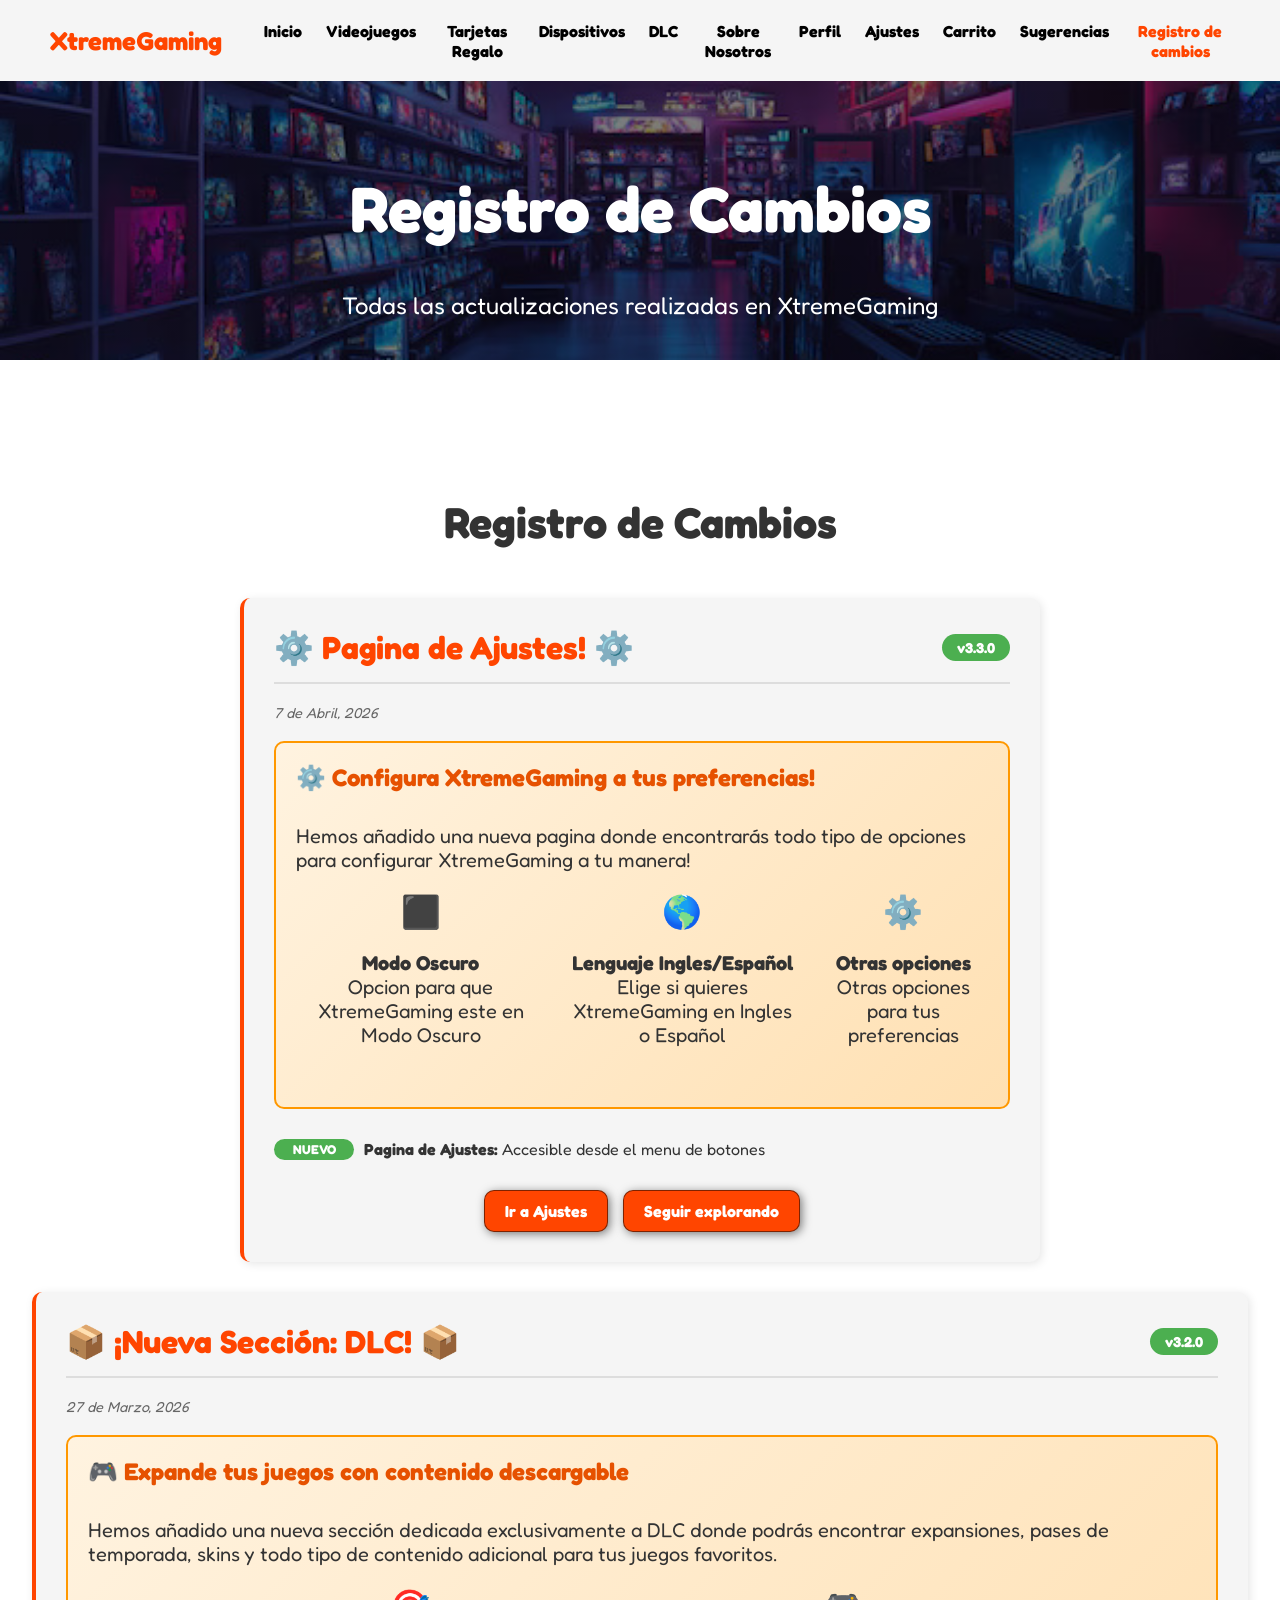
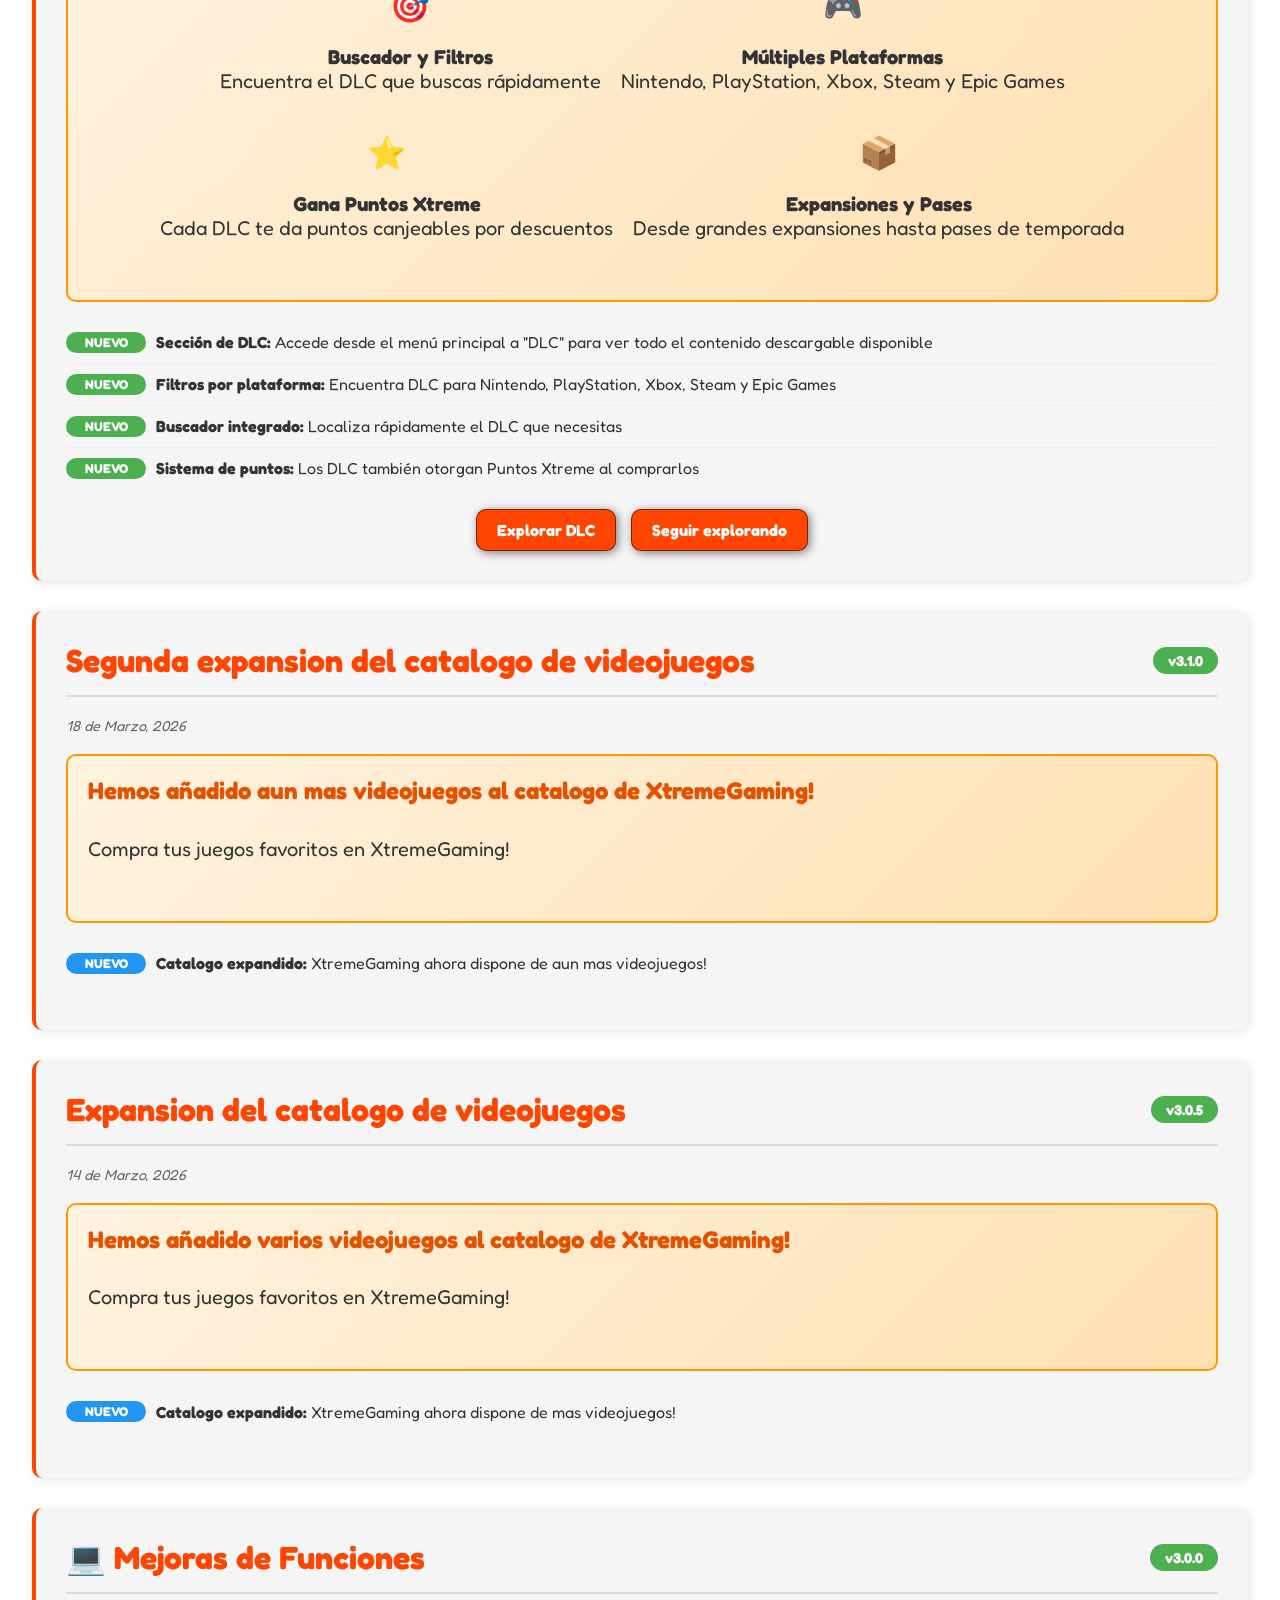
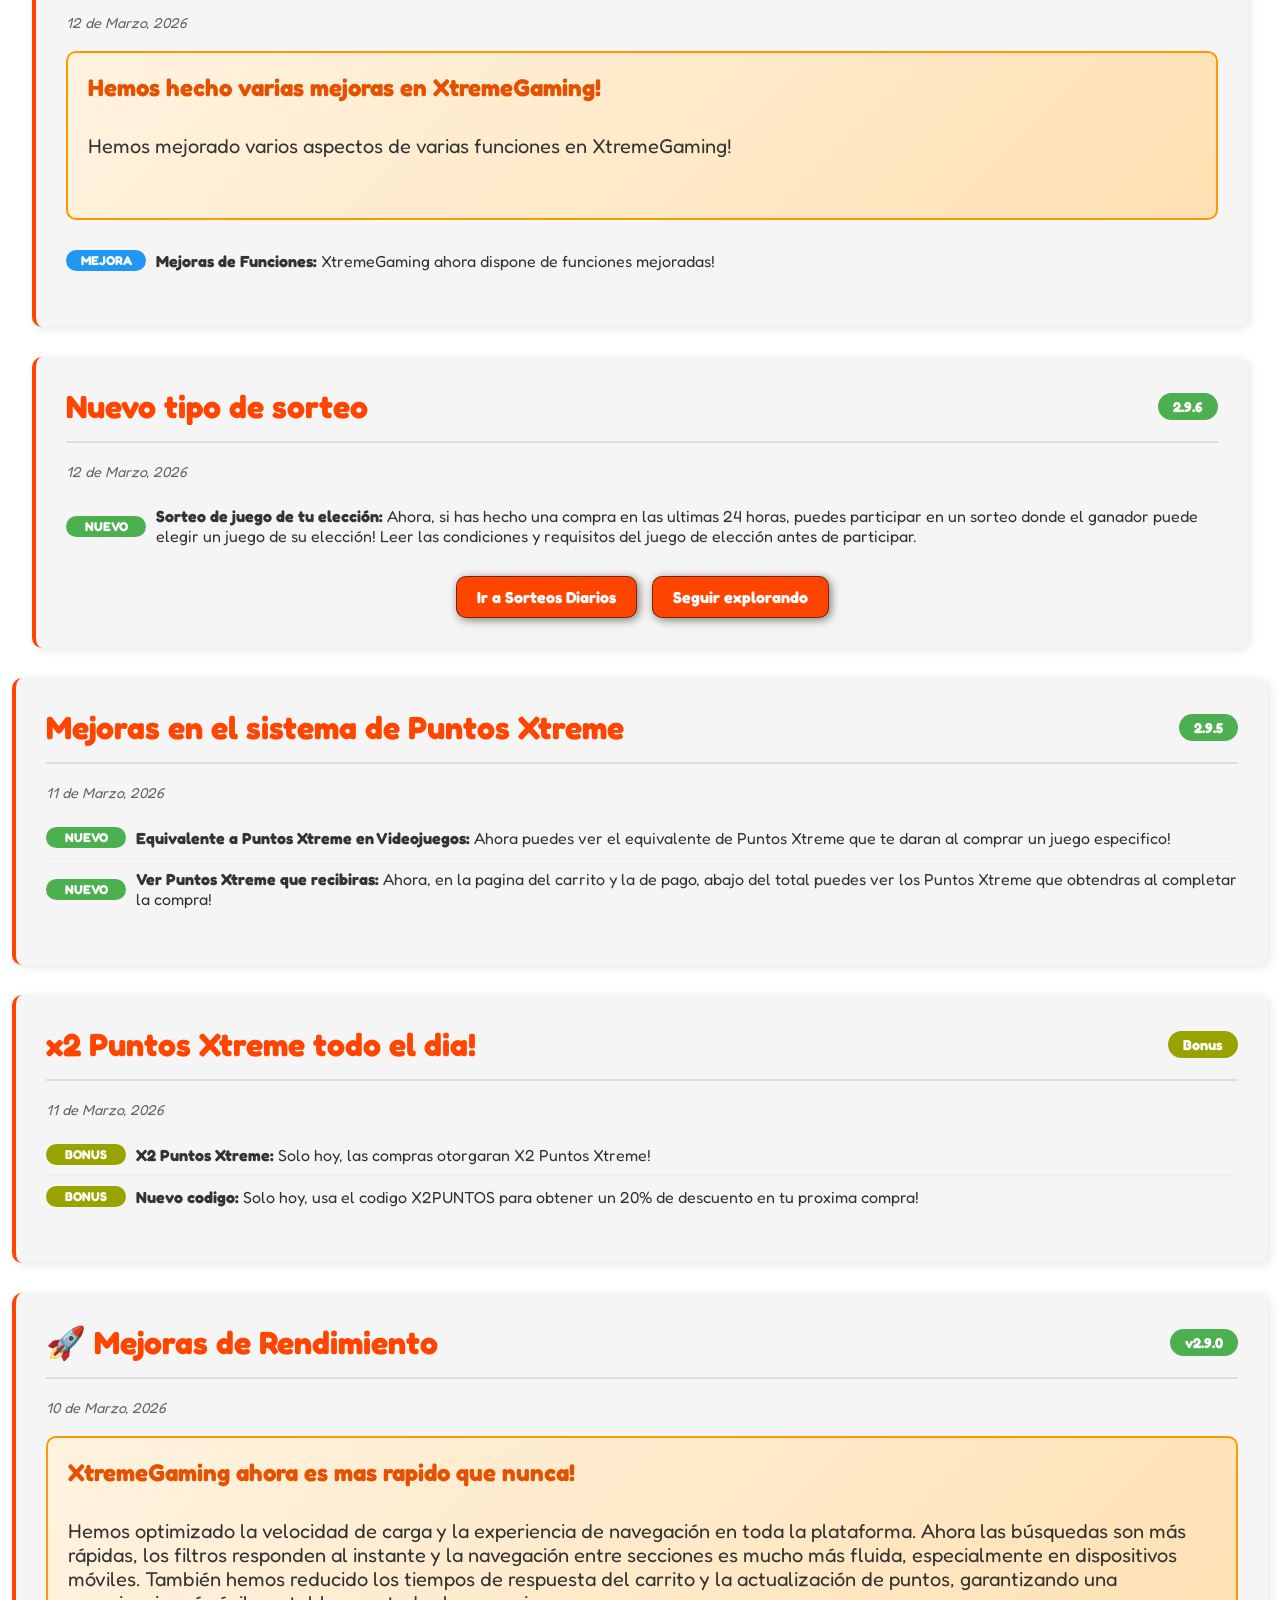
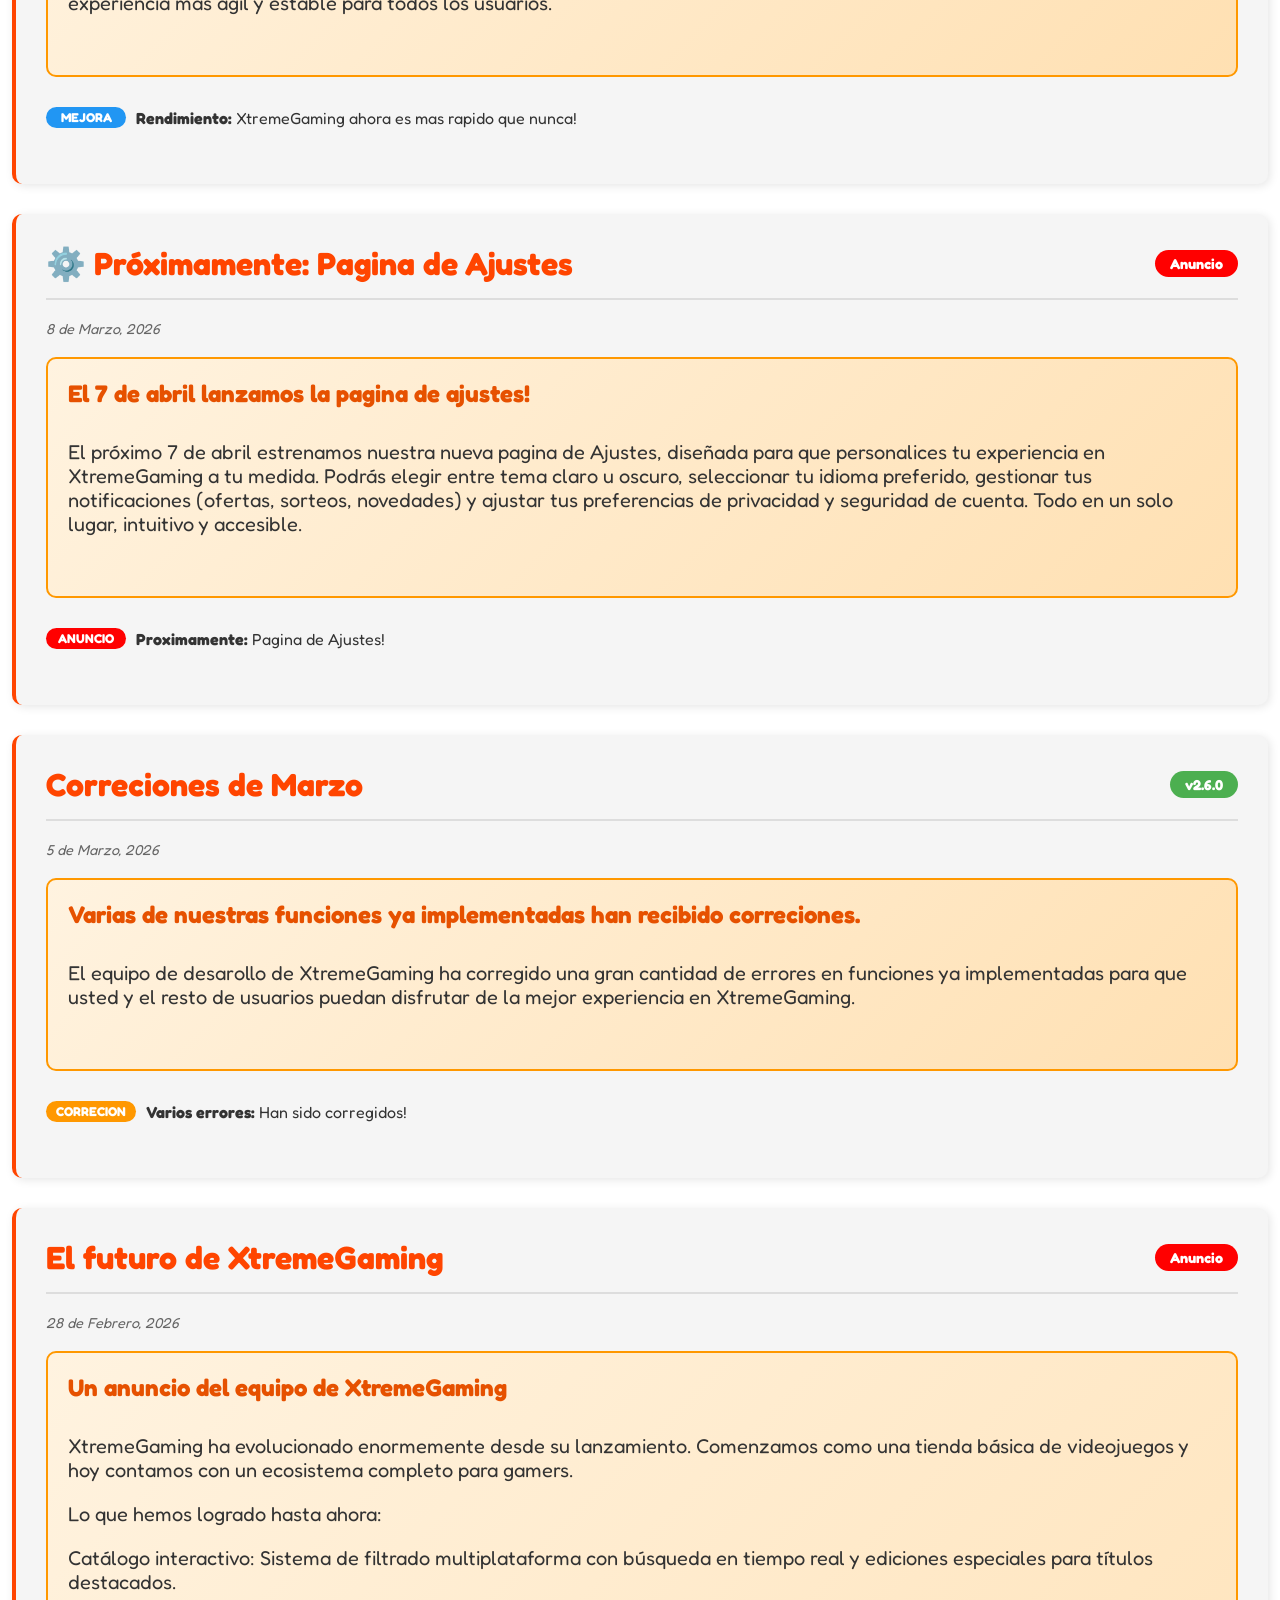
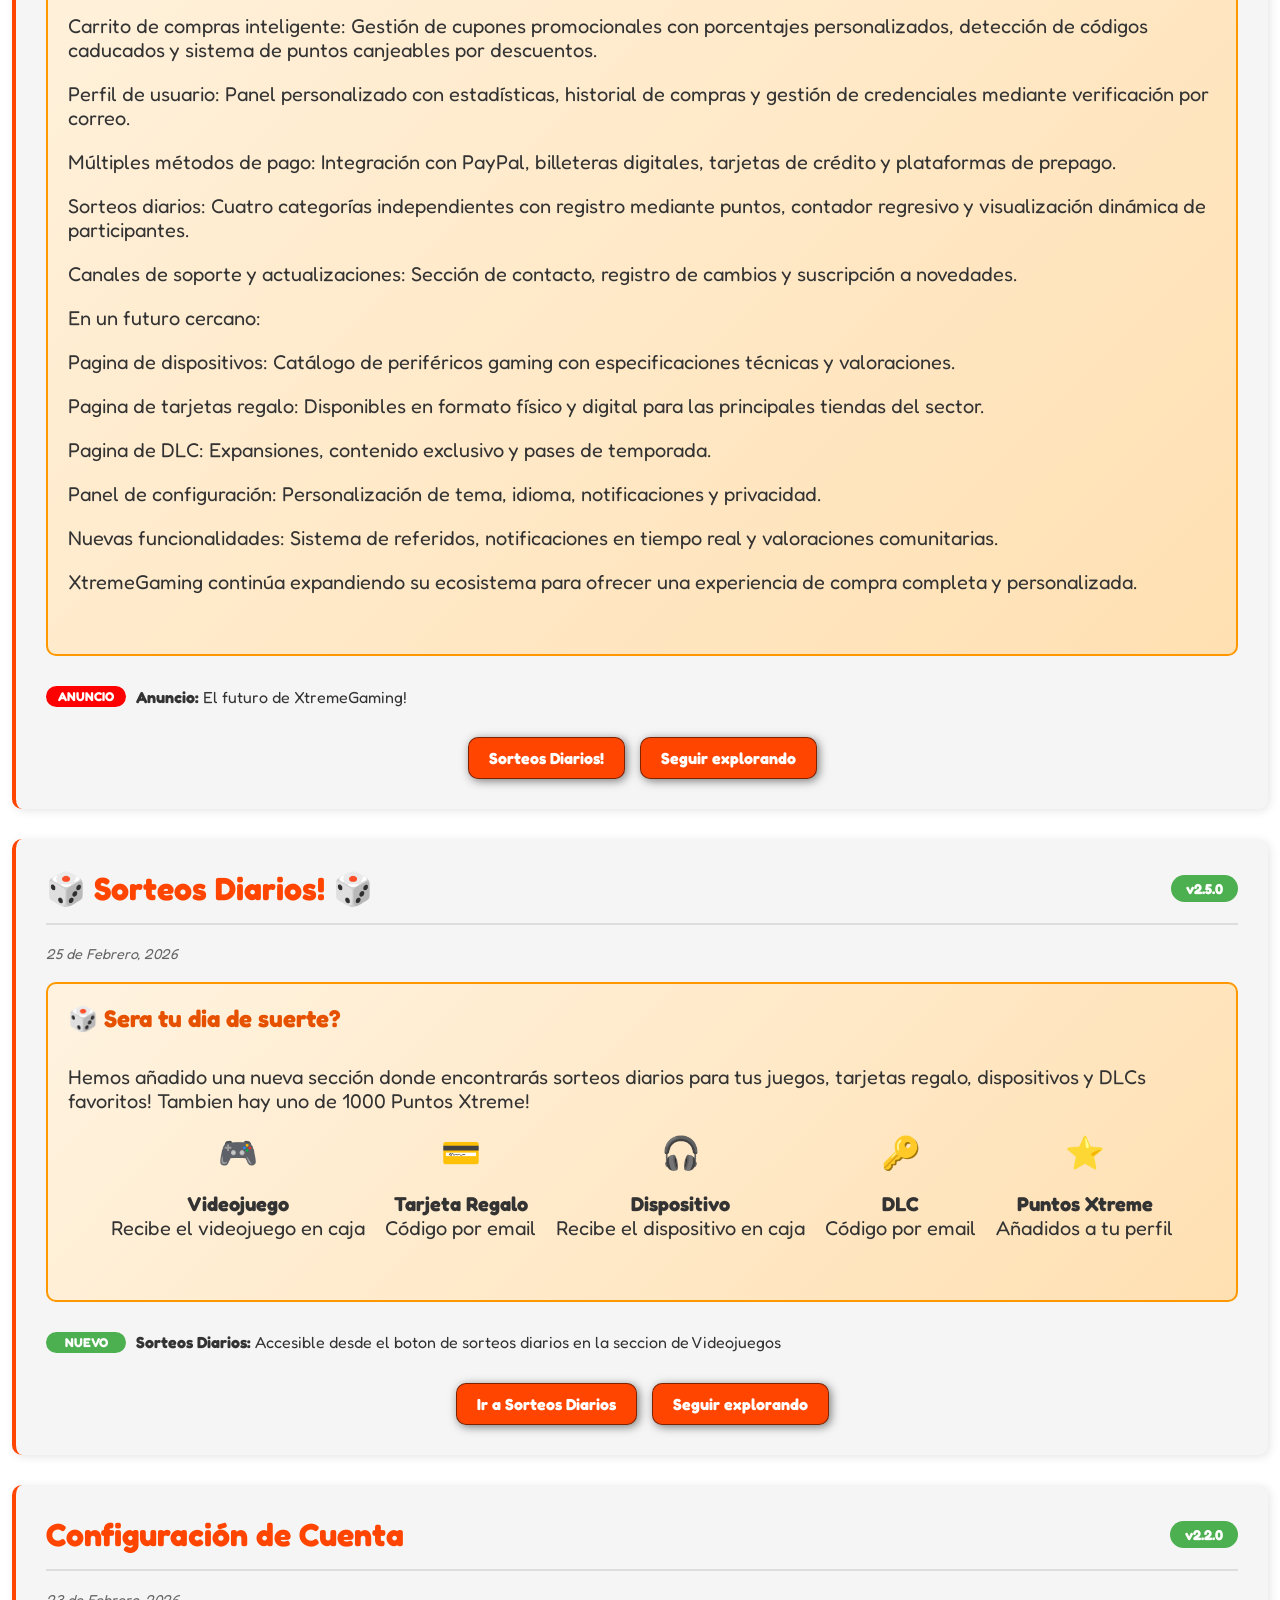
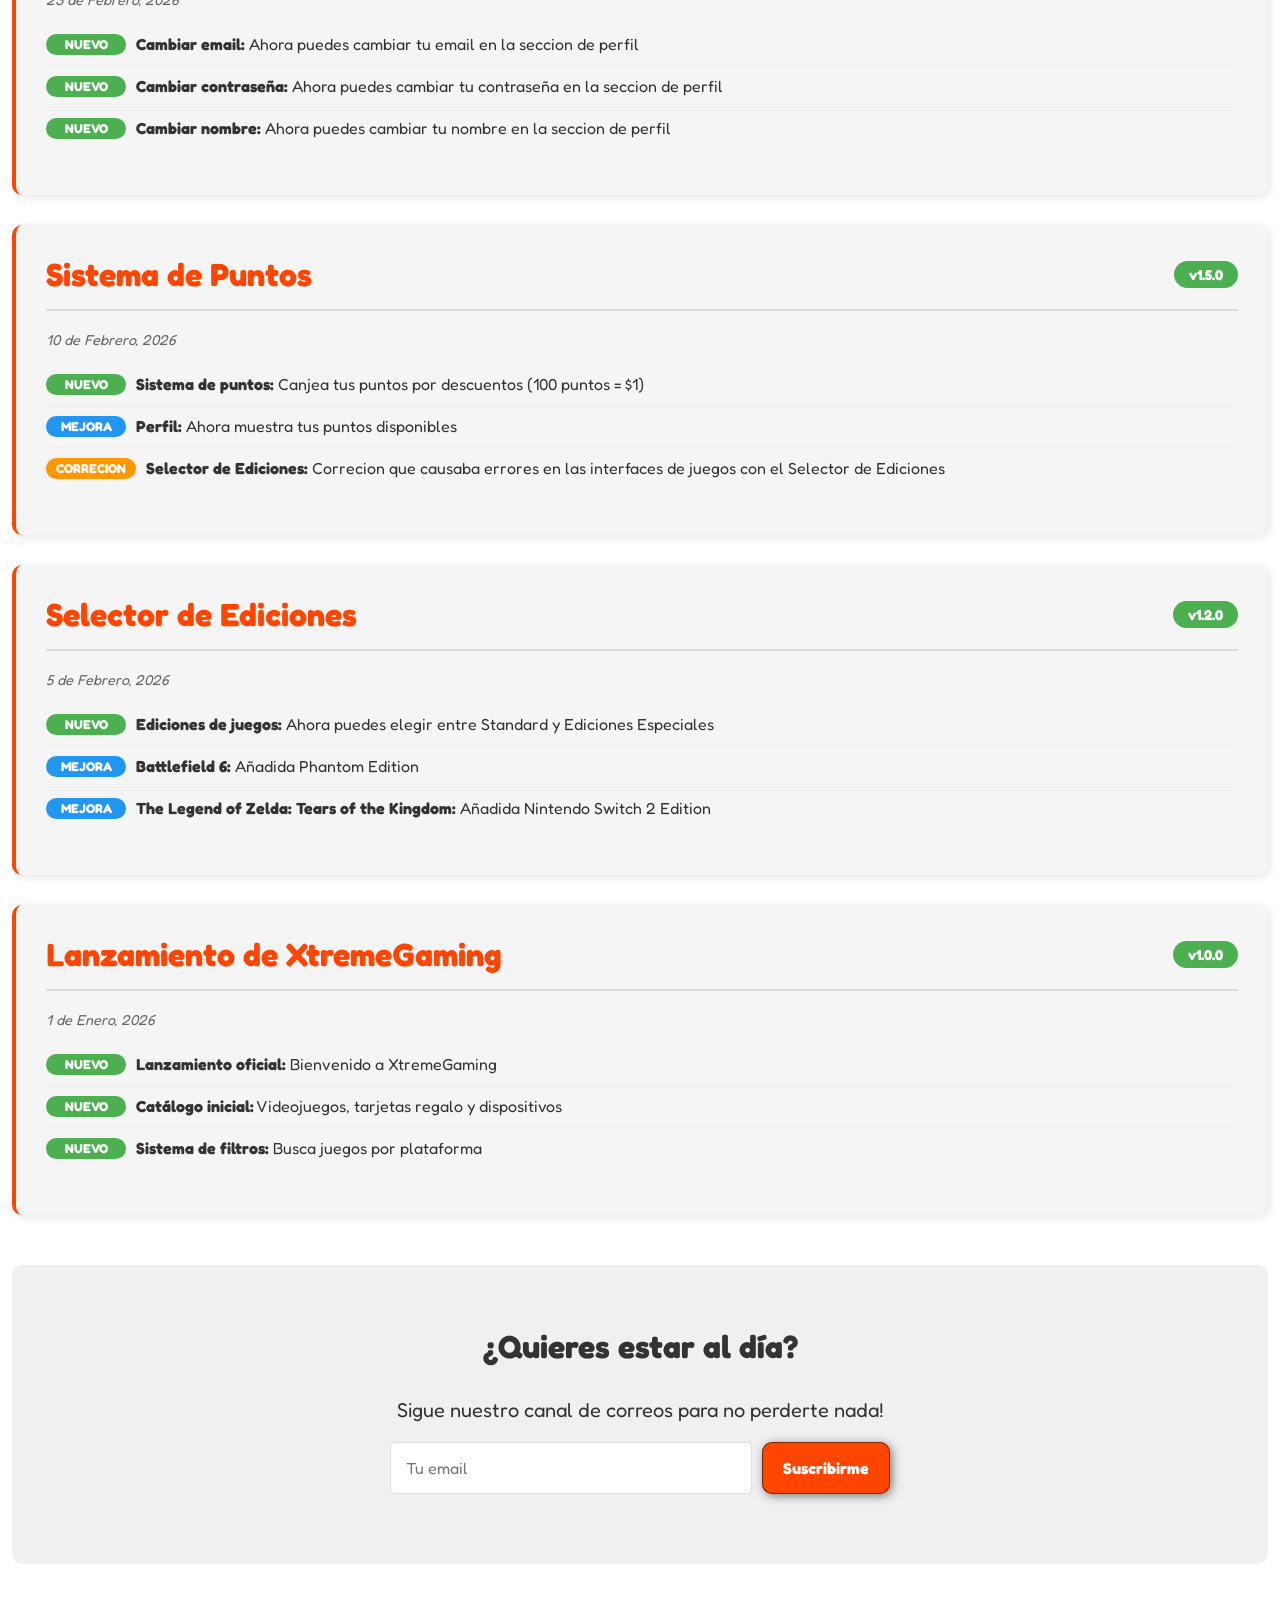
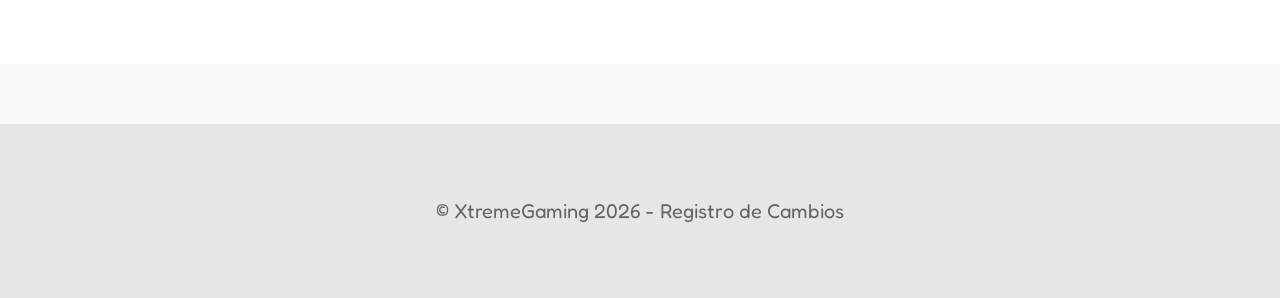
<file: actualizaciones.html>
<!DOCTYPE html>
<html lang="es">
<head>
    <meta charset="UTF-8">
    <meta name="viewport" content="width=device-width, initial-scale=1.0">
    <link rel="icon" href="media/icono.png" type="image/x-icon">
    <title>Registro de Cambios - XtremeGaming</title>
    <link href="https://fonts.googleapis.com/css2?family=Fredoka:wght@300;400;500;600;700&display=swap" rel="stylesheet">
    <style>
        * {
            box-sizing: border-box;
            font-family: 'Fredoka', sans-serif !important;
        }
        
        html {
            scroll-behavior: smooth;
        }
        
        body {
            margin: 0;
            background-color: #f8f9fa;
            color: #333;
        }
        
        h1 { font-size: 3.5em; }
        h2 { font-size: 2.7em; }
        h3 { font-size: 2em; }
        h4 { font-size: 1.5em; }
        p { font-size: 1.25em; }
        
        button {
            font-size: 1em;
            font-weight: bold;
            padding: 10px 20px;
            border-radius: 10px;
            border: 1px solid rgba(0,0,0,0.5);
            box-shadow: 2px 2px 10px rgba(0,0,0,0.5);
            color: white;
            background-color: orangered;
            cursor: pointer;
            font-family: 'Fredoka', sans-serif;
        }
        
        button:hover {
            background-color: rgba(255, 72, 0, 0.8);
        }
        
        button:disabled {
            background-color: #666;
            cursor: not-allowed;
        }
        
        .container {
            max-width: 1400px;
            margin: auto;
            padding: 0 20px;
        }
        
        .color-acento {
            color: orangered;
        }

        header {
            background-color: rgb(245,245,245);
            width: 100%;
            position: fixed;
            top: 0;
            z-index: 1000;
        }
        
        header .logo {
            margin: 0;
            padding: 25px 30px;
            font-weight: bold;
            color: orangered;
            font-size: 1.6em;
        }
        
        header .container {
            display: flex;
            flex-direction: column;
            align-items: center;
        }
        
        header nav {
            display: flex;
            flex-direction: column;
            text-align: center;
            padding-bottom: 25px;
        }
        
        header a {
            padding: 5px 12px;
            text-decoration: none;
            font-weight: bold;
            color: black;
        }
        
        header a:hover {
            color: orangered;
        }

        #actualizaciones-hero {
            display: flex;
            align-items: center;
            justify-content: center;
            text-align: center;
            flex-direction: column;
            height: 40vh;
            background-image: linear-gradient(0deg, rgba(0,0,0,0.5), rgba(0,0,0,0.5)),
            url(media/room-with-lot-games-video-game-wall_875765-5370.jpg);
            background-repeat: no-repeat;
            background-size: cover;
            background-position: center center;
            padding-top: 100px;
            margin-top: 80px;
        }
        
        #actualizaciones-hero h1 {
            color: white;
            margin-bottom: 20px;
        }
        
        #actualizaciones-hero p {
            color: white;
            font-size: 1.5em;
        }

        #actualizaciones-contenido {
            padding: 100px 12px;
            background-color: white;
        }
        
        #actualizaciones-contenido h2 {
            text-align: center;
            margin-bottom: 50px;
            color: #333;
        }

        .changelog-container {
            max-width: 800px;
            margin: 0 auto;
        }
        
        .update-entry {
            background-color: #f5f5f5;
            padding: 30px;
            margin-bottom: 30px;
            border-radius: 10px;
            border-left: 4px solid orangered;
            box-shadow: 2px 2px 10px rgba(0,0,0,0.1);
        }
        
        .update-header {
            display: flex;
            justify-content: space-between;
            align-items: center;
            margin-bottom: 20px;
            border-bottom: 2px solid #ddd;
            padding-bottom: 15px;
        }
        
        .update-header h3 {
            margin: 0;
            color: orangered;
        }
        
        .update-version {
            background-color: #4CAF50;
            color: white;
            padding: 5px 15px;
            border-radius: 20px;
            font-weight: bold;
            font-size: 0.9em;
        }

        .anuncio {
            background-color: #ff0000;
            color: white;
            padding: 5px 15px;
            border-radius: 20px;
            font-weight: bold;
            font-size: 0.9em;
        }

         .bonus {
            background-color: #98a300;
            color: white;
            padding: 5px 15px;
            border-radius: 20px;
            font-weight: bold;
            font-size: 0.9em;
        }
        
        .update-date {
            color: #666;
            font-style: italic;
            margin-top: 5px;
            font-size: 0.9em;
        }
        
        .update-list {
            list-style: none;
            padding: 0;
        }
        
        .update-list li {
            padding: 10px 0;
            border-bottom: 1px solid #eee;
            display: flex;
            align-items: center;
            gap: 10px;
        }
        
        .update-list li:last-child {
            border-bottom: none;
        }
        
        .update-tag {
            display: inline-block;
            padding: 3px 10px;
            border-radius: 12px;
            font-size: 0.8em;
            font-weight: bold;
            color: white;
            min-width: 80px;
            text-align: center;
        }
        
        .tag-nuevo { background-color: #4CAF50; }
        .tag-mejora { background-color: #2196F3; }
        .tag-correccion { background-color: #ff9800; }
        .tag-anuncio { background-color: #ff0000; }
        .tag-bonus { background-color: #98a300; }
        
        .feature-highlight {
            background: linear-gradient(135deg, #fff3e0 0%, #ffe0b2 100%);
            padding: 20px;
            border-radius: 10px;
            margin: 20px 0;
            border: 2px solid #ff9800;
        }
        
        .feature-highlight h4 {
            color: #e65100;
            margin-top: 0;
        }
        
        .button-group {
            display: flex;
            gap: 15px;
            justify-content: center;
            margin-top: 20px;
        }

        .suscripcion-section {
            text-align: center;
            margin-top: 50px;
            padding: 30px;
            background-color: #f0f0f0;
            border-radius: 10px;
        }
        
        .suscripcion-input-group {
            display: flex;
            max-width: 500px;
            margin: 20px auto;
            gap: 10px;
        }
        
        .suscripcion-input-group input {
            flex: 1;
            padding: 15px;
            border-radius: 5px;
            border: 1px solid #ddd;
            font-family: 'Fredoka', sans-serif;
            font-size: 1em;
        }
        
        .suscripcion-input-group input:focus {
            outline: none;
            border-color: orangered;
        }
        
        .suscripcion-mensaje {
            margin-top: 10px;
            font-size: 0.9em;
            min-height: 20px;
        }

        footer {
            background-color: rgb(230,230,230);
            padding: 12px 0;
            margin-top: 60px;
        }
        
        footer p {
            margin: 0;
            padding: 12px;
            color: rgb(100,100,100);
            text-align: center;
        }
        
        footer .container {
            display: flex;
            justify-content: center;
            align-items: center;
            height: 150px;
        }

        @media (min-width: 720px) {
            header .container {
                flex-direction: row;
                justify-content: space-between;
            }
            
            header nav {
                flex-direction: row;
                padding-bottom: 0;
                padding-right: 20px;
            }
            
            #actualizaciones-hero h1 {
                font-size: 4em;
            }
            
            #actualizaciones-hero {
                margin-top: 0;
            }
        }
        
        @media (max-width: 768px) {
            .update-header {
                flex-direction: column;
                gap: 10px;
                text-align: center;
            }
            
            .update-list li {
                flex-direction: column;
                align-items: flex-start;
            }
            
            .button-group {
                flex-direction: column;
            }
            
            .suscripcion-input-group {
                flex-direction: column;
            }
        }
        
        body, h1, h2, h3, h4, h5, h6, p, span, a, button, input, textarea, select, label, li, ul, ol, div {
            font-family: 'Fredoka', sans-serif !important;
        }
    </style>
</head>
<body>

<header>
    <div class="container">
        <p class="logo">XtremeGaming</p>
        <nav>
            <a href="index.html">Inicio</a>
            <a href="index.html#VideojuegosMas">Videojuegos</a>
            <a href="tarjetas.html">Tarjetas Regalo</a>
            <a href="dispositivos.html">Dispositivos</a>
            <a href="dlc.html">DLC</a>
            <a href="index.html#caracteristicas">Sobre Nosotros</a>
            <a href="perfil.html">Perfil</a>
            <a href="ajustes.html">Ajustes</a>
            <a href="carrito.html">Carrito</a>
            <a href="sugerencias.html">Sugerencias</a>
            <a href="actualizaciones.html" style="color: orangered;">Registro de cambios</a>
        </nav>
    </div>
</header>

<section id="actualizaciones-hero">
    <h1>Registro de Cambios</h1>
    <p>Todas las actualizaciones realizadas en XtremeGaming</p>
</section>

<section id="actualizaciones-contenido">
    <div class="container">
        <h2>Registro de Cambios</h2>
        
        <div class="changelog-container">

                         <div class="update-entry">
                <div class="update-header">
                    <h3>⚙️ Pagina de Ajustes! ⚙️</h3>
                    <span class="update-version">v3.3.0</span>
                </div>
                <div class="update-date">7 de Abril, 2026</div>

                    <div class="feature-highlight">
                    <h4>⚙️ Configura XtremeGaming a tus preferencias!</h4>
                    <p>Hemos añadido una nueva pagina donde encontrarás todo tipo de opciones para configurar XtremeGaming a tu manera!</p>
                    <div style="display: flex; gap: 20px; justify-content: center; margin: 20px 0;">
                        <div style="text-align: center;">
                            <span style="font-size: 2em;">⬛</span>
                            <p><strong>Modo Oscuro</strong><br>Opcion para que XtremeGaming este en Modo Oscuro</p>
                        </div>
                        <div style="text-align: center;">
                            <span style="font-size: 2em;">🌎</span>
                            <p><strong>Lenguaje Ingles/Español</strong><br>Elige si quieres XtremeGaming en Ingles o Español</p>
                        </div>
                        <div style="text-align: center;">
                            <span style="font-size: 2em;">⚙️</span>
                            <p><strong>Otras opciones</strong><br>Otras opciones para tus preferencias</p>
                        </div>
                    </div>
                </div>
                
                <ul class="update-list">
                    <li>
                        <span class="update-tag tag-nuevo">NUEVO</span>
                        <span><strong>Pagina de Ajustes:</strong> Accesible desde el menu de botones</span>
                    </li>
                </ul>
             <div class="button-group">
                    <button onclick="location.href='ajustes.html'">Ir a Ajustes</button>
                    <button onclick="location.href='index.html'">Seguir explorando</button>
                </div>
            </div>
            </div>

            <div class="update-entry">
                <div class="update-header">
                    <h3>📦 ¡Nueva Sección: DLC! 📦</h3>
                    <span class="update-version">v3.2.0</span>
                </div>
                <div class="update-date">27 de Marzo, 2026</div>

                <div class="feature-highlight">
                    <h4>🎮 Expande tus juegos con contenido descargable</h4>
                    <p>Hemos añadido una nueva sección dedicada exclusivamente a DLC donde podrás encontrar expansiones, pases de temporada, skins y todo tipo de contenido adicional para tus juegos favoritos.</p>
                    <div style="display: flex; gap: 20px; justify-content: center; margin: 20px 0; flex-wrap: wrap;">
                        <div style="text-align: center;">
                            <span style="font-size: 2em;">🎯</span>
                            <p><strong>Buscador y Filtros</strong><br>Encuentra el DLC que buscas rápidamente</p>
                        </div>
                        <div style="text-align: center;">
                            <span style="font-size: 2em;">🎮</span>
                            <p><strong>Múltiples Plataformas</strong><br>Nintendo, PlayStation, Xbox, Steam y Epic Games</p>
                        </div>
                        <div style="text-align: center;">
                            <span style="font-size: 2em;">⭐</span>
                            <p><strong>Gana Puntos Xtreme</strong><br>Cada DLC te da puntos canjeables por descuentos</p>
                        </div>
                        <div style="text-align: center;">
                            <span style="font-size: 2em;">📦</span>
                            <p><strong>Expansiones y Pases</strong><br>Desde grandes expansiones hasta pases de temporada</p>
                        </div>
                    </div>
                </div>
                
                <ul class="update-list">
                    <li>
                        <span class="update-tag tag-nuevo">NUEVO</span>
                        <span><strong>Sección de DLC:</strong> Accede desde el menú principal a "DLC" para ver todo el contenido descargable disponible</span>
                    </li>
                    <li>
                        <span class="update-tag tag-nuevo">NUEVO</span>
                        <span><strong>Filtros por plataforma:</strong> Encuentra DLC para Nintendo, PlayStation, Xbox, Steam y Epic Games</span>
                    </li>
                    <li>
                        <span class="update-tag tag-nuevo">NUEVO</span>
                        <span><strong>Buscador integrado:</strong> Localiza rápidamente el DLC que necesitas</span>
                    </li>
                    <li>
                        <span class="update-tag tag-nuevo">NUEVO</span>
                        <span><strong>Sistema de puntos:</strong> Los DLC también otorgan Puntos Xtreme al comprarlos</span>
                    </li>
                </ul>
                
                <div class="button-group">
                    <button onclick="location.href='dlc.html'">Explorar DLC</button>
                    <button onclick="location.href='index.html'">Seguir explorando</button>
                </div>
            </div>

            <div class="update-entry">
                <div class="update-header">
                    <h3>Segunda expansion del catalogo de videojuegos</h3>
                    <span class="update-version">v3.1.0</span>
                </div>
                <div class="update-date">18 de Marzo, 2026</div>

                <div class="feature-highlight">
                    <h4>Hemos añadido aun mas videojuegos al catalogo de XtremeGaming!</h4>
                    <p>Compra tus juegos favoritos en XtremeGaming!</p>
                    <div style="display: flex; gap: 20px; justify-content: center; margin: 20px 0;">
                    </div>
                </div>

                <ul class="update-list">
                    <li>
                        <span class="update-tag tag-mejora">NUEVO</span>
                        <span><strong>Catalogo expandido:</strong> XtremeGaming ahora dispone de aun mas videojuegos!</span>
                    </li>
                </ul>
            </div>

            <div class="update-entry">
                <div class="update-header">
                    <h3>Expansion del catalogo de videojuegos</h3>
                    <span class="update-version">v3.0.5</span>
                </div>
                <div class="update-date">14 de Marzo, 2026</div>

                <div class="feature-highlight">
                    <h4>Hemos añadido varios videojuegos al catalogo de XtremeGaming!</h4>
                    <p>Compra tus juegos favoritos en XtremeGaming!</p>
                    <div style="display: flex; gap: 20px; justify-content: center; margin: 20px 0;">
                    </div>
                </div>

                <ul class="update-list">
                    <li>
                        <span class="update-tag tag-mejora">NUEVO</span>
                        <span><strong>Catalogo expandido:</strong> XtremeGaming ahora dispone de mas videojuegos!</span>
                    </li>
                </ul>
            </div>

            <div class="update-entry">
                <div class="update-header">
                    <h3>💻 Mejoras de Funciones</h3>
                    <span class="update-version">v3.0.0</span>
                </div>
                <div class="update-date">12 de Marzo, 2026</div>

                <div class="feature-highlight">
                    <h4>Hemos hecho varias mejoras  en XtremeGaming!</h4>
                    <p>Hemos mejorado varios aspectos de varias funciones en XtremeGaming!</p>
                    <div style="display: flex; gap: 20px; justify-content: center; margin: 20px 0;">
                    </div>
                </div>
                
                <ul class="update-list">
                    <li>
                        <span class="update-tag tag-mejora">MEJORA</span>
                        <span><strong>Mejoras de Funciones:</strong> XtremeGaming ahora dispone de funciones mejoradas!</span>
                    </li>
                </ul>
            </div>

            <div class="update-entry">
                <div class="update-header">
                    <h3>Nuevo tipo de sorteo</h3>
                    <span class="update-version">2.9.6</span>
                </div>
                <div class="update-date">12 de Marzo, 2026</div>
                
                <ul class="update-list">
                    <li>
                        <span class="update-tag tag-nuevo">NUEVO</span>
                        <span><strong>Sorteo de juego de tu elección:</strong> Ahora, si has hecho una compra en las ultimas 24 horas, puedes participar en un sorteo donde el ganador puede elegir un juego de su elección! Leer las condiciones y requisitos del juego de elección antes de participar.<span>
                    </li>
                </ul>
             <div class="button-group">
                    <button onclick="location.href='sorteos.html'">Ir a Sorteos Diarios</button>
                    <button onclick="location.href='index.html'">Seguir explorando</button>
                </div>
            </div>
            </div>
            
            <div class="update-entry">
                <div class="update-header">
                    <h3>Mejoras en el sistema de Puntos Xtreme</h3>
                    <span class="update-version">2.9.5</span>
                </div>
                <div class="update-date">11 de Marzo, 2026</div>
                
                <ul class="update-list">
                    <li>
                        <span class="update-tag tag-nuevo">NUEVO</span>
                        <span><strong>Equivalente a Puntos Xtreme en Videojuegos:</strong> Ahora puedes ver el equivalente de Puntos Xtreme que te daran al comprar un juego especifico!<span>
                    </li>
                    <li>
                        <span class="update-tag tag-nuevo">NUEVO</span>
                        <span><strong>Ver Puntos Xtreme que recibiras:</strong> Ahora, en la pagina del carrito y la de pago, abajo del total puedes ver los Puntos Xtreme que obtendras al completar la compra!</span>
                    </li>
                </ul>
            </div>

             <div class="update-entry">
                <div class="update-header">
                    <h3>x2 Puntos Xtreme todo el dia!</h3>
                    <span class="bonus">Bonus</span>
                </div>
                <div class="update-date">11 de Marzo, 2026</div>
                
                <ul class="update-list">
                    <li>
                        <span class="update-tag tag-bonus">BONUS</span>
                        <span><strong>X2 Puntos Xtreme:</strong> Solo hoy, las compras otorgaran X2 Puntos Xtreme!</span>
                    </li>
                    <li>
                        <span class="update-tag tag-bonus">BONUS</span>
                        <span><strong>Nuevo codigo:</strong> Solo hoy, usa el codigo X2PUNTOS para obtener un 20% de descuento en tu proxima compra!</span>
                    </li>
                </ul>
            </div>

            <div class="update-entry">
                <div class="update-header">
                    <h3>🚀 Mejoras de Rendimiento</h3>
                    <span class="update-version">v2.9.0</span>
                </div>
                <div class="update-date">10 de Marzo, 2026</div>

                <div class="feature-highlight">
                    <h4>XtremeGaming ahora es mas rapido que nunca!</h4>
                    <p>Hemos optimizado la velocidad de carga y la experiencia de navegación en toda la plataforma. Ahora las búsquedas son más rápidas, los filtros responden al instante y la navegación entre secciones es mucho más fluida, especialmente en dispositivos móviles. También hemos reducido los tiempos de respuesta del carrito y la actualización de puntos, garantizando una experiencia más ágil y estable para todos los usuarios.</p>
                    <div style="display: flex; gap: 20px; justify-content: center; margin: 20px 0;">
                    </div>
                </div>
                
                <ul class="update-list">
                    <li>
                        <span class="update-tag tag-mejora">MEJORA</span>
                        <span><strong>Rendimiento:</strong> XtremeGaming ahora es mas rapido que nunca!</span>
                    </li>
                </ul>
            </div>
           
            <div class="update-entry">
                <div class="update-header">
                    <h3>⚙️ Próximamente: Pagina de Ajustes</h3>
                    <span class="anuncio">Anuncio</span>
                </div>
                <div class="update-date">8 de Marzo, 2026</div>

                <div class="feature-highlight">
                    <h4>El 7 de abril lanzamos la pagina de ajustes!</h4>
                    <p>El próximo 7 de abril estrenamos nuestra nueva pagina de Ajustes, diseñada para que personalices tu experiencia en XtremeGaming a tu medida. Podrás elegir entre tema claro u oscuro, seleccionar tu idioma preferido, gestionar tus notificaciones (ofertas, sorteos, novedades) y ajustar tus preferencias de privacidad y seguridad de cuenta. Todo en un solo lugar, intuitivo y accesible.</p>
                    <div style="display: flex; gap: 20px; justify-content: center; margin: 20px 0;">
                    </div>
                </div>
                
                <ul class="update-list">
                    <li>
                        <span class="update-tag tag-anuncio">ANUNCIO</span>
                        <span><strong>Proximamente:</strong> Pagina de Ajustes!</span>
                    </li>
                </ul>
            </div>

            <div class="update-entry">
                <div class="update-header">
                    <h3>Correciones de Marzo</h3>
                    <span class="update-version">v2.6.0</span>
                </div>
                <div class="update-date">5 de Marzo, 2026</div>

                <div class="feature-highlight">
                    <h4>Varias de nuestras funciones ya implementadas han recibido correciones.</h4>
                    <p>El equipo de desarollo de XtremeGaming ha corregido una gran cantidad de errores en funciones ya implementadas para que usted y el resto de usuarios puedan disfrutar de la mejor experiencia en XtremeGaming.</p>
                    <div style="display: flex; gap: 20px; justify-content: center; margin: 20px 0;">
                    </div>
                </div>
                
                <ul class="update-list">
                    <li>
                        <span class="update-tag tag-correccion">CORRECION</span>
                        <span><strong>Varios errores:</strong> Han sido corregidos!</span>
                    </li>
                </ul>
            </div>

            <div class="update-entry">
                <div class="update-header">
                    <h3>El futuro de XtremeGaming</h3>
                    <span class="anuncio">Anuncio</span>
                </div>
                <div class="update-date">28 de Febrero, 2026</div>

                    <div class="feature-highlight">
                    <h4>Un anuncio del equipo de XtremeGaming</h4>
                    <p>XtremeGaming ha evolucionado enormemente desde su lanzamiento. Comenzamos como una tienda básica de videojuegos y hoy contamos con un ecosistema completo para gamers.</p>
                    <p>Lo que hemos logrado hasta ahora:</p>
                    <p>Catálogo interactivo: Sistema de filtrado multiplataforma con búsqueda en tiempo real y ediciones especiales para títulos destacados.</p>
                    <p>Carrito de compras inteligente: Gestión de cupones promocionales con porcentajes personalizados, detección de códigos caducados y sistema de puntos canjeables por descuentos.</p>
                    <p>Perfil de usuario: Panel personalizado con estadísticas, historial de compras y gestión de credenciales mediante verificación por correo.</p>
                    <p>Múltiples métodos de pago: Integración con PayPal, billeteras digitales, tarjetas de crédito y plataformas de prepago.</p>
                    <p>Sorteos diarios: Cuatro categorías independientes con registro mediante puntos, contador regresivo y visualización dinámica de participantes.</p>
                    <p>Canales de soporte y actualizaciones: Sección de contacto, registro de cambios y suscripción a novedades.</p>
                    <p>En un futuro cercano:</p>
                    <p>Pagina de dispositivos: Catálogo de periféricos gaming con especificaciones técnicas y valoraciones.</p>
                    <p>Pagina de tarjetas regalo: Disponibles en formato físico y digital para las principales tiendas del sector.</p>
                    <p>Pagina de DLC: Expansiones, contenido exclusivo y pases de temporada.</p>
                    <p>Panel de configuración: Personalización de tema, idioma, notificaciones y privacidad.</p>
                    <p>Nuevas funcionalidades: Sistema de referidos, notificaciones en tiempo real y valoraciones comunitarias.</p>
                    <p>XtremeGaming continúa expandiendo su ecosistema para ofrecer una experiencia de compra completa y personalizada.</p>
                    <div style="display: flex; gap: 20px; justify-content: center; margin: 20px 0;">
                    </div>
                </div>
                
                <ul class="update-list">
                    <li>
                        <span class="update-tag tag-anuncio">ANUNCIO</span>
                        <span><strong>Anuncio:</strong> El futuro de XtremeGaming!</span>
                    </li>
                </ul>
            <div class="button-group">
                    <button onclick="location.href='sorteos.html'">Sorteos Diarios!</button>
                    <button onclick="location.href='index.html'">Seguir explorando</button>
                </div>
            </div>
            </div>

            <div class="update-entry">
                <div class="update-header">
                    <h3>🎲 Sorteos Diarios! 🎲</h3>
                    <span class="update-version">v2.5.0</span>
                </div>
                <div class="update-date">25 de Febrero, 2026</div>

                    <div class="feature-highlight">
                    <h4>🎲 Sera tu dia de suerte?</h4>
                    <p>Hemos añadido una nueva sección donde encontrarás sorteos diarios para tus juegos, tarjetas regalo, dispositivos y DLCs favoritos! Tambien hay uno de 1000 Puntos Xtreme!</p>
                    <div style="display: flex; gap: 20px; justify-content: center; margin: 20px 0;">
                        <div style="text-align: center;">
                            <span style="font-size: 2em;">🎮</span>
                            <p><strong>Videojuego</strong><br>Recibe el videojuego en caja</p>
                        </div>
                        <div style="text-align: center;">
                            <span style="font-size: 2em;">💳</span>
                            <p><strong>Tarjeta Regalo</strong><br>Código por email</p>
                        </div>
                        <div style="text-align: center;">
                            <span style="font-size: 2em;">🎧</span>
                            <p><strong>Dispositivo</strong><br>Recibe el dispositivo en caja</p>
                        </div>
                        <div style="text-align: center;">
                            <span style="font-size: 2em;">🔑</span>
                            <p><strong>DLC</strong><br>Código por email</p>
                        </div>
                        <div style="text-align: center;">
                            <span style="font-size: 2em;">⭐</span>
                            <p><strong>Puntos Xtreme</strong><br>Añadidos a tu perfil</p>
                        </div>
                    </div>
                </div>
                
                <ul class="update-list">
                    <li>
                        <span class="update-tag tag-nuevo">NUEVO</span>
                        <span><strong>Sorteos Diarios:</strong> Accesible desde el boton de sorteos diarios en la seccion de Videojuegos</span>
                    </li>
                </ul>
             <div class="button-group">
                    <button onclick="location.href='sorteos.html'">Ir a Sorteos Diarios</button>
                    <button onclick="location.href='index.html'">Seguir explorando</button>
                </div>
            </div>
            </div>
            
            <div class="update-entry">
                <div class="update-header">
                    <h3>Configuración de Cuenta</h3>
                    <span class="update-version">v2.2.0</span>
                </div>
                <div class="update-date">23 de Febrero, 2026</div>
                
                <ul class="update-list">
                    <li>
                        <span class="update-tag tag-nuevo">NUEVO</span>
                        <span><strong>Cambiar email:</strong> Ahora puedes cambiar tu email en la seccion de perfil</span>
                    </li>
                    <li>
                        <span class="update-tag tag-nuevo">NUEVO</span>
                        <span><strong>Cambiar contraseña:</strong> Ahora puedes cambiar tu contraseña en la seccion de perfil</span>
                    </li>
                    <li>
                        <span class="update-tag tag-nuevo">NUEVO</span>
                        <span><strong>Cambiar nombre:</strong> Ahora puedes cambiar tu nombre en la seccion de perfil</span>
                    </li>
                </ul>
            </div>
            
            <div class="update-entry">
                <div class="update-header">
                    <h3>Sistema de Puntos</h3>
                    <span class="update-version">v1.5.0</span>
                </div>
                <div class="update-date">10 de Febrero, 2026</div>
                
                <ul class="update-list">
                    <li>
                        <span class="update-tag tag-nuevo">NUEVO</span>
                        <span><strong>Sistema de puntos:</strong> Canjea tus puntos por descuentos (100 puntos = $1)</span>
                    </li>
                    <li>
                        <span class="update-tag tag-mejora">MEJORA</span>
                        <span><strong>Perfil:</strong> Ahora muestra tus puntos disponibles</span>
                    </li>
                    <li>
                        <span class="update-tag tag-correccion">CORRECION</span>
                        <span><strong>Selector de Ediciones:</strong> Correcion que causaba errores en las interfaces de juegos con el Selector de Ediciones</span>
                    </li>
                </ul>
            </div>
            
            <div class="update-entry">
                <div class="update-header">
                    <h3>Selector de Ediciones</h3>
                    <span class="update-version">v1.2.0</span>
                </div>
                <div class="update-date">5 de Febrero, 2026</div>
                
                <ul class="update-list">
                    <li>
                        <span class="update-tag tag-nuevo">NUEVO</span>
                        <span><strong>Ediciones de juegos:</strong> Ahora puedes elegir entre Standard y Ediciones Especiales</span>
                    </li>
                    <li>
                        <span class="update-tag tag-mejora">MEJORA</span>
                        <span><strong>Battlefield 6:</strong> Añadida Phantom Edition</span>
                    </li>
                    <li>
                        <span class="update-tag tag-mejora">MEJORA</span>
                        <span><strong>The Legend of Zelda: Tears of the Kingdom:</strong> Añadida Nintendo Switch 2 Edition</span>
                    </li>
                </ul>
            </div>
            
            <div class="update-entry">
                <div class="update-header">
                    <h3>Lanzamiento de XtremeGaming</h3>
                    <span class="update-version">v1.0.0</span>
                </div>
                <div class="update-date">1 de Enero, 2026</div>
                
                <ul class="update-list">
                    <li>
                        <span class="update-tag tag-nuevo">NUEVO</span>
                        <span><strong>Lanzamiento oficial:</strong> Bienvenido a XtremeGaming</span>
                    </li>
                    <li>
                        <span class="update-tag tag-nuevo">NUEVO</span>
                        <span><strong>Catálogo inicial:</strong> Videojuegos, tarjetas regalo y dispositivos</span>
                    </li>
                    <li>
                        <span class="update-tag tag-nuevo">NUEVO</span>
                        <span><strong>Sistema de filtros:</strong> Busca juegos por plataforma</span>
                    </li>
                </ul>
            </div>
            
        </div>
        
        <div class="suscripcion-section">
            <h3>¿Quieres estar al día?</h3>
            <p>Sigue nuestro canal de correos para no perderte nada!</p>
            <div class="suscripcion-input-group">
                <input type="email" id="email-suscripcion" placeholder="Tu email">
                <button id="btn-suscribirse">Suscribirme</button>
            </div>
            <div id="mensaje-suscripcion" class="suscripcion-mensaje"></div>
        </div>
        
    </div>
</section>

<footer>
    <div class="container">
        <p>&copy; XtremeGaming 2026 - Registro de Cambios</p>
    </div>
</footer>

<script>
    document.getElementById('btn-suscribirse').addEventListener('click', function() {
        const emailInput = document.getElementById('email-suscripcion');
        const email = emailInput.value.trim();
        const mensajeDiv = document.getElementById('mensaje-suscripcion');
        
        if (!email) {
            mensajeDiv.textContent = '❌ Por favor, ingresa un email válido.';
            mensajeDiv.style.color = 'red';
            return;
        }
        
        if (!email.includes('@') || !email.includes('.')) {
            mensajeDiv.textContent = '❌ Por favor, ingresa un email válido (ej: nombre@dominio.com).';
            mensajeDiv.style.color = 'red';
            return;
        }
        
        mensajeDiv.textContent = '✅ ¡Te has suscrito correctamente! Recibirás nuestras novedades.';
        mensajeDiv.style.color = 'green';
        
        emailInput.value = '';
        
        this.disabled = true;
        this.textContent = '¡Suscrito!';
        
        setTimeout(() => {
            this.disabled = false;
            this.textContent = 'Suscribirme';
            mensajeDiv.textContent = '';
        }, 3000);
    });

    document.getElementById('email-suscripcion').addEventListener('keypress', function(e) {
        if (e.key === 'Enter') {
            document.getElementById('btn-suscribirse').click();
        }
    });
</script>

</body>
</html>
</file>
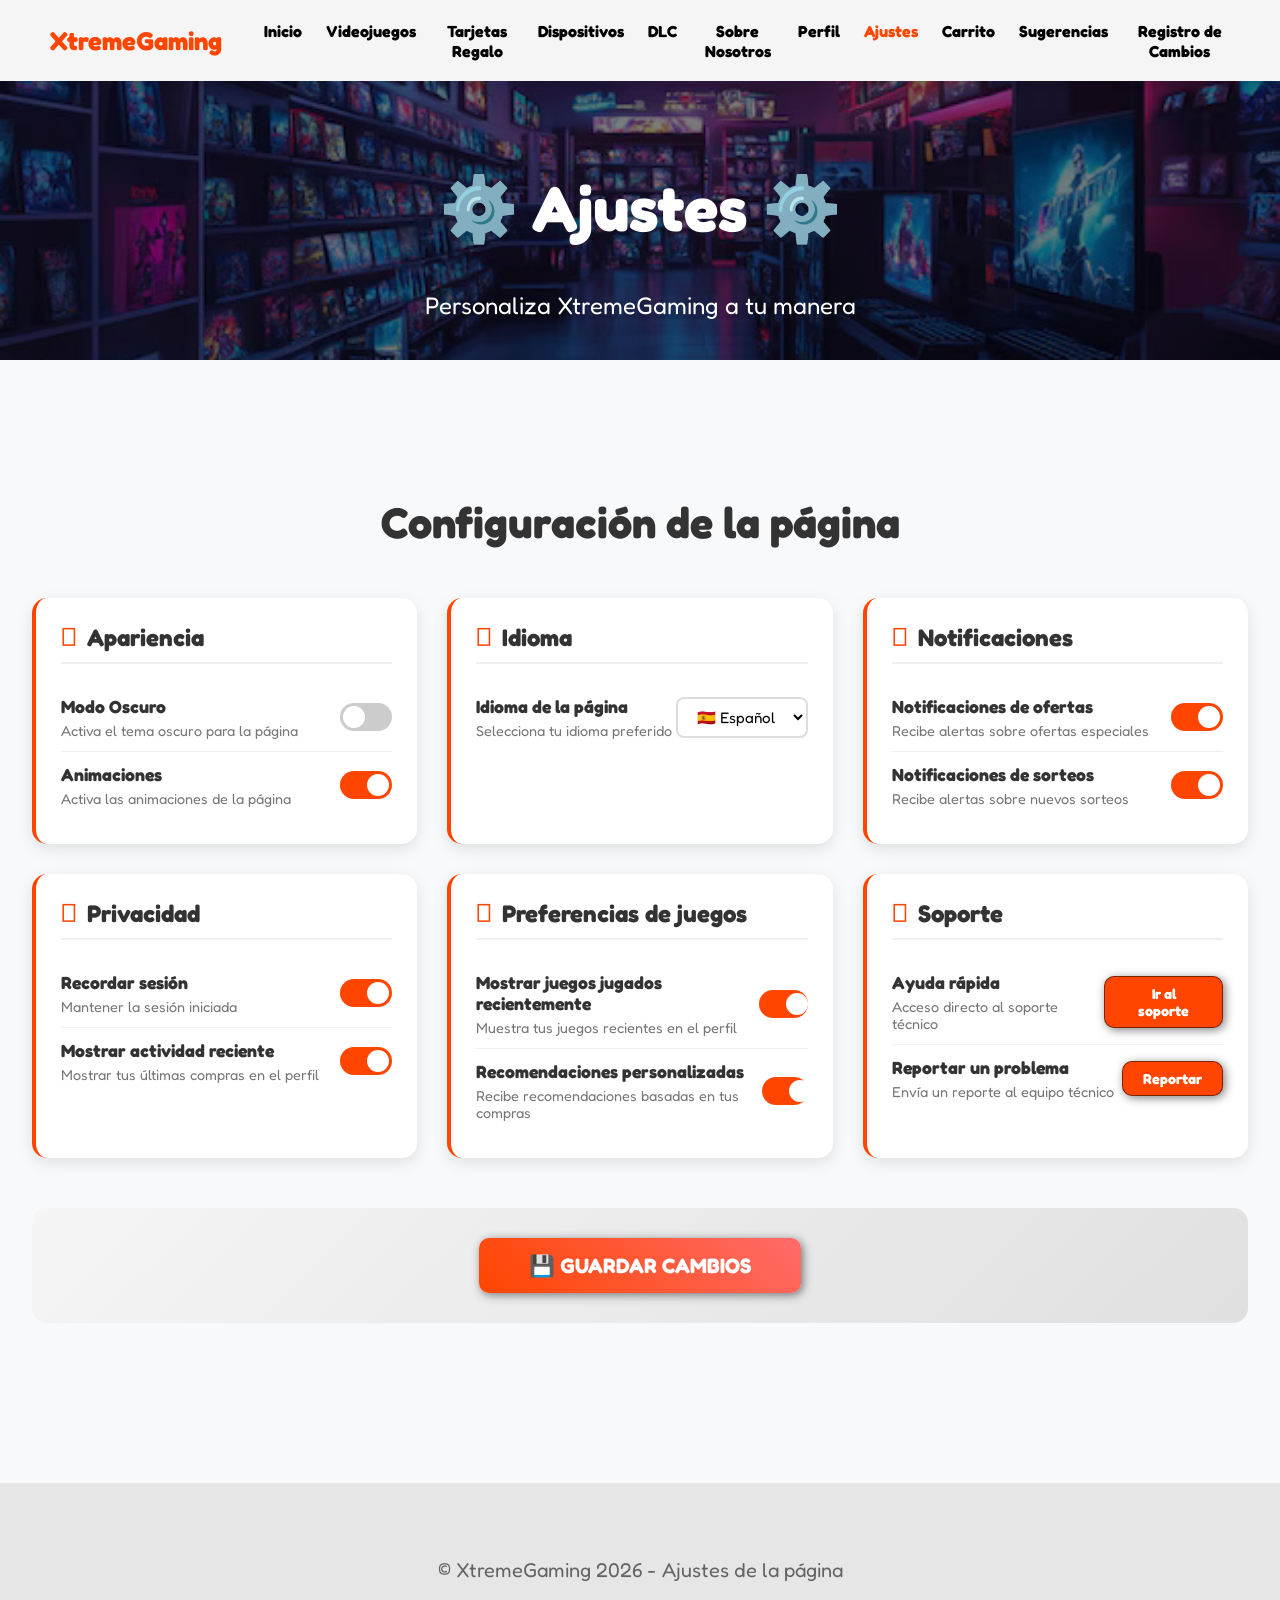
<file: ajustes.html>
<!DOCTYPE html>
<html lang="es">
<head>
    <meta charset="UTF-8">
    <meta name="viewport" content="width=device-width, initial-scale=1.0">
    <title>Ajustes - XtremeGaming</title>
    <link rel="icon" href="media/icono.png" type="image/x-icon">
    <link href="https://fonts.googleapis.com/css2?family=Fredoka:wght@300;400;500;600;700&display=swap" rel="stylesheet">
    <link rel="stylesheet" href="https://cdnjs.cloudflare.com/ajax/libs/font-awesome/6.4.0/css/all.min.css">
    <style>
        * {
            box-sizing: border-box;
            font-family: 'Fredoka', sans-serif !important;
        }
        
        html {
            scroll-behavior: smooth;
        }
        
        body {
            margin: 0;
            background-color: #f8f9fa;
            color: #333;
            transition: background-color 0.3s, color 0.3s;
        }
        
        body.dark-mode {
            background-color: #1a1a1a;
            color: #f0f0f0;
        }
        
        body.dark-mode .ajuste-card,
        body.dark-mode .guardar-container,
        body.dark-mode .modal,
        body.dark-mode .sorteo-container {
            background-color: #2a2a2a;
            border-color: #444;
            color: #f0f0f0;
        }
        
        body.dark-mode .opcion {
            border-bottom-color: #444;
        }
        
        body.dark-mode .select-estilo {
            background-color: #3a3a3a;
            color: #f0f0f0;
            border-color: #555;
        }
        
        body.dark-mode .formulario,
        body.dark-mode .perfil-card,
        body.dark-mode .configuracion-card {
            background-color: #2a2a2a;
        }
        
        body.dark-mode .puntos-ganados {
            background: linear-gradient(135deg, #2a2a2a, #333);
            border-color: #ff9800;
        }
        
        h1 { font-size: 3.5em; }
        h2 { font-size: 2.7em; }
        h3 { font-size: 2em; }
        h4 { font-size: 1.5em; }
        p { font-size: 1.25em; }
        
        button {
            font-size: 1em;
            font-weight: bold;
            padding: 10px 20px;
            border-radius: 10px;
            border: 1px solid rgba(0,0,0,0.5);
            box-shadow: 2px 2px 10px rgba(0,0,0,0.5);
            color: white;
            background-color: orangered;
            cursor: pointer;
            font-family: 'Fredoka', sans-serif;
            transition: all 0.3s;
        }
        
        button:hover {
            background-color: rgba(255, 72, 0, 0.8);
            transform: translateY(-2px);
        }
        
        .container {
            max-width: 1400px;
            margin: auto;
            padding: 0 20px;
        }
        
        .color-acento {
            color: orangered;
        }

        header {
            background-color: rgb(245,245,245);
            width: 100%;
            position: fixed;
            top: 0;
            z-index: 1000;
            box-shadow: 0 2px 10px rgba(0,0,0,0.1);
            transition: background-color 0.3s;
        }
        
        body.dark-mode header {
            background-color: #2a2a2a;
        }
        
        body.dark-mode header a {
            color: #f0f0f0;
        }
        
        body.dark-mode header a:hover {
            color: orangered;
        }
        
        header .logo {
            margin: 0;
            padding: 25px 30px;
            font-weight: bold;
            color: orangered;
            font-size: 1.6em;
        }
        
        header .container {
            display: flex;
            flex-direction: column;
            align-items: center;
        }
        
        header nav {
            display: flex;
            flex-direction: column;
            text-align: center;
            padding-bottom: 25px;
        }
        
        header a {
            padding: 5px 12px;
            text-decoration: none;
            font-weight: bold;
            color: black;
            transition: color 0.3s;
        }
        
        header a:hover {
            color: orangered;
        }

        #ajustes-hero {
            display: flex;
            align-items: center;
            justify-content: center;
            text-align: center;
            flex-direction: column;
            height: 40vh;
            background-image: linear-gradient(0deg, rgba(0,0,0,0.5), rgba(0,0,0,0.5)),
            url(media/room-with-lot-games-video-game-wall_875765-5370.jpg);
            background-repeat: no-repeat;
            background-size: cover;
            background-position: center center;
            padding-top: 100px;
            margin-top: 80px;
        }
        
        #ajustes-hero h1 {
            color: white;
            margin-bottom: 20px;
        }
        
        #ajustes-hero p {
            color: white;
            font-size: 1.5em;
        }

        #ajustes-contenido {
            padding: 100px 12px;
            background-color: transparent;
        }
        
        #ajustes-contenido h2 {
            text-align: center;
            margin-bottom: 50px;
            color: inherit;
        }

        /* SECCIONES DE AJUSTES */
        .ajustes-grid {
            display: grid;
            grid-template-columns: repeat(auto-fit, minmax(350px, 1fr));
            gap: 30px;
            margin-bottom: 50px;
        }
        
        .ajuste-card {
            background: white;
            border-radius: 15px;
            padding: 25px;
            box-shadow: 0 5px 15px rgba(0,0,0,0.1);
            border-left: 4px solid orangered;
            transition: transform 0.3s, background-color 0.3s;
        }
        
        .ajuste-card:hover {
            transform: translateY(-5px);
        }
        
        .ajuste-titulo {
            display: flex;
            align-items: center;
            gap: 10px;
            margin-bottom: 20px;
            border-bottom: 2px solid #f0f0f0;
            padding-bottom: 10px;
        }
        
        body.dark-mode .ajuste-titulo {
            border-bottom-color: #444;
        }
        
        .ajuste-titulo i {
            font-size: 1.8em;
            color: orangered;
        }
        
        .ajuste-titulo h3 {
            margin: 0;
            font-size: 1.5em;
        }
        
        .opcion {
            display: flex;
            justify-content: space-between;
            align-items: center;
            padding: 12px 0;
            border-bottom: 1px solid #f0f0f0;
            transition: border-color 0.3s;
        }
        
        .opcion:last-child {
            border-bottom: none;
        }
        
        .opcion-info h4 {
            margin: 0 0 5px 0;
            font-size: 1.1em;
        }
        
        .opcion-info p {
            margin: 0;
            color: #777;
            font-size: 0.9em;
        }
        
        body.dark-mode .opcion-info p {
            color: #aaa;
        }
        
        .switch {
            position: relative;
            display: inline-block;
            width: 52px;
            height: 28px;
        }
        
        .switch input {
            opacity: 0;
            width: 0;
            height: 0;
        }
        
        .slider {
            position: absolute;
            cursor: pointer;
            top: 0;
            left: 0;
            right: 0;
            bottom: 0;
            background-color: #ccc;
            transition: 0.3s;
            border-radius: 28px;
        }
        
        .slider:before {
            position: absolute;
            content: "";
            height: 22px;
            width: 22px;
            left: 3px;
            bottom: 3px;
            background-color: white;
            transition: 0.3s;
            border-radius: 50%;
        }
        
        input:checked + .slider {
            background-color: orangered;
        }
        
        input:checked + .slider:before {
            transform: translateX(24px);
        }
        
        .select-estilo {
            padding: 8px 15px;
            border: 2px solid #ddd;
            border-radius: 8px;
            font-family: 'Fredoka', sans-serif;
            font-size: 0.95em;
            background: white;
            cursor: pointer;
            transition: all 0.3s;
        }
        
        .select-estilo:hover {
            border-color: orangered;
        }
        
        .select-estilo:focus {
            outline: none;
            border-color: orangered;
        }
        
        body.dark-mode .select-estilo {
            background-color: #3a3a3a;
            color: #f0f0f0;
            border-color: #555;
        }
        
        .guardar-container {
            text-align: center;
            margin-top: 40px;
            padding: 30px;
            background: linear-gradient(135deg, #f5f5f5, #e0e0e0);
            border-radius: 15px;
            transition: background 0.3s;
        }
        
        body.dark-mode .guardar-container {
            background: linear-gradient(135deg, #2a2a2a, #333);
        }
        
        .btn-guardar {
            font-size: 1.3em;
            padding: 15px 50px;
            background: linear-gradient(45deg, orangered, #ff6b6b);
            border: none;
            transition: all 0.3s;
        }
        
        .btn-guardar:hover {
            transform: scale(1.05);
            background: linear-gradient(45deg, #ff6b6b, orangered);
        }
        
        .modal-overlay {
            display: none;
            position: fixed;
            top: 0;
            left: 0;
            width: 100%;
            height: 100%;
            background-color: rgba(0,0,0,0.5);
            z-index: 2000;
            justify-content: center;
            align-items: center;
        }
        
        .modal {
            background-color: white;
            padding: 30px;
            border-radius: 15px;
            max-width: 400px;
            width: 90%;
            box-shadow: 0 5px 25px rgba(0,0,0,0.2);
            text-align: center;
            transition: background-color 0.3s;
        }
        
        body.dark-mode .modal {
            background-color: #2a2a2a;
        }
        
        .modal h3 {
            margin-top: 0;
            color: inherit;
        }
        
        .modal-buttons {
            display: flex;
            gap: 10px;
            justify-content: center;
            margin-top: 20px;
        }
        
        .modal-btn {
            padding: 10px 20px;
            border: none;
            border-radius: 5px;
            cursor: pointer;
            font-weight: bold;
        }
        
        .modal-btn.confirm {
            background-color: orangered;
            color: white;
        }
        
        .modal-btn.cancel {
            background-color: #f0f0f0;
            color: #333;
        }
        
        body.dark-mode .modal-btn.cancel {
            background-color: #444;
            color: #f0f0f0;
        }

        footer {
            background-color: rgb(230,230,230);
            padding: 12px 0;
            margin-top: 60px;
            transition: background-color 0.3s;
        }
        
        body.dark-mode footer {
            background-color: #2a2a2a;
        }
        
        footer p {
            margin: 0;
            padding: 12px;
            color: rgb(100,100,100);
            text-align: center;
            transition: color 0.3s;
        }
        
        body.dark-mode footer p {
            color: #aaa;
        }
        
        footer .container {
            display: flex;
            justify-content: center;
            align-items: center;
            height: 150px;
        }

        @media (min-width: 720px) {
            header .container {
                flex-direction: row;
                justify-content: space-between;
            }
            
            header nav {
                flex-direction: row;
                padding-bottom: 0;
                padding-right: 20px;
            }
            
            #ajustes-hero h1 {
                font-size: 4em;
            }
            
            #ajustes-hero {
                margin-top: 0;
            }
        }
        
        @media (max-width: 768px) {
            .ajustes-grid {
                grid-template-columns: 1fr;
            }
            
            .opcion {
                flex-direction: column;
                align-items: flex-start;
                gap: 10px;
            }
        }
        
        body, h1, h2, h3, h4, h5, h6, p, span, a, button, input, textarea, select, label, li, ul, ol, div {
            font-family: 'Fredoka', sans-serif !important;
        }
    </style>
</head>
<body>

<header>
    <div class="container">
        <p class="logo" id="logo-text">XtremeGaming</p>
        <nav id="nav-menu">
            <a href="index.html" id="nav-inicio">Inicio</a>
            <a href="index.html#VideojuegosMas" id="nav-videojuegos">Videojuegos</a>
            <a href="tarjetas.html" id="nav-tarjetas">Tarjetas Regalo</a>
            <a href="dispositivos.html" id="nav-dispositivos">Dispositivos</a>
            <a href="dlc.html" id="nav-dlc">DLC</a>
            <a href="index.html#caracteristicas" id="nav-sobrenosotros">Sobre Nosotros</a>
            <a href="perfil.html" id="nav-perfil">Perfil</a>
            <a href="ajustes.html" id="nav-ajustes" style="color: orangered;">Ajustes</a>
            <a href="carrito.html" id="nav-carrito">Carrito</a>
            <a href="sugerencias.html" id="nav-sugerencias">Sugerencias</a>
            <a href="actualizaciones.html" id="nav-actualizaciones">Registro de Cambios</a>
        </nav>
    </div>
</header>

<section id="ajustes-hero">
    <h1 id="hero-title">⚙️ Ajustes ⚙️</h1>
    <p id="hero-subtitle">Personaliza XtremeGaming a tu manera</p>
</section>

<section id="ajustes-contenido">
    <div class="container">
        <h2 id="config-title">Configuración de la página</h2>
        
        <div class="ajustes-grid">
            <div class="ajuste-card">
                <div class="ajuste-titulo">
                    <i class="fas fa-palette"></i>
                    <h3 id="apariencia-title">Apariencia</h3>
                </div>
                <div class="opcion">
                    <div class="opcion-info">
                        <h4 id="darkmode-title">Modo Oscuro</h4>
                        <p id="darkmode-desc">Activa el tema oscuro para la página</p>
                    </div>
                    <label class="switch">
                        <input type="checkbox" id="darkModeToggle">
                        <span class="slider"></span>
                    </label>
                </div>
                <div class="opcion">
                    <div class="opcion-info">
                        <h4 id="animations-title">Animaciones</h4>
                        <p id="animations-desc">Activa las animaciones de la página</p>
                    </div>
                    <label class="switch">
                        <input type="checkbox" id="animationsToggle" checked>
                        <span class="slider"></span>
                    </label>
                </div>
            </div>

            <div class="ajuste-card">
                <div class="ajuste-titulo">
                    <i class="fas fa-language"></i>
                    <h3 id="idioma-title">Idioma</h3>
                </div>
                <div class="opcion">
                    <div class="opcion-info">
                        <h4 id="idioma-select-title">Idioma de la página</h4>
                        <p id="idioma-select-desc">Selecciona tu idioma preferido</p>
                    </div>
                    <select id="languageSelect" class="select-estilo">
                        <option value="es">🇪🇸 Español</option>
                        <option value="en">🇬🇧 English</option>
                    </select>
                </div>
            </div>

            <div class="ajuste-card">
                <div class="ajuste-titulo">
                    <i class="fas fa-bell"></i>
                    <h3 id="notificaciones-title">Notificaciones</h3>
                </div>
                <div class="opcion">
                    <div class="opcion-info">
                        <h4 id="ofertas-title">Notificaciones de ofertas</h4>
                        <p id="ofertas-desc">Recibe alertas sobre ofertas especiales</p>
                    </div>
                    <label class="switch">
                        <input type="checkbox" id="ofertasToggle" checked>
                        <span class="slider"></span>
                    </label>
                </div>
                <div class="opcion">
                    <div class="opcion-info">
                        <h4 id="sorteos-title">Notificaciones de sorteos</h4>
                        <p id="sorteos-desc">Recibe alertas sobre nuevos sorteos</p>
                    </div>
                    <label class="switch">
                        <input type="checkbox" id="sorteosToggle" checked>
                        <span class="slider"></span>
                    </label>
                </div>
            </div>

            <div class="ajuste-card">
                <div class="ajuste-titulo">
                    <i class="fas fa-shield-alt"></i>
                    <h3 id="privacidad-title">Privacidad</h3>
                </div>
                <div class="opcion">
                    <div class="opcion-info">
                        <h4 id="remember-title">Recordar sesión</h4>
                        <p id="remember-desc">Mantener la sesión iniciada</p>
                    </div>
                    <label class="switch">
                        <input type="checkbox" id="rememberSessionToggle" checked>
                        <span class="slider"></span>
                    </label>
                </div>
                <div class="opcion">
                    <div class="opcion-info">
                        <h4 id="activity-title">Mostrar actividad reciente</h4>
                        <p id="activity-desc">Mostrar tus últimas compras en el perfil</p>
                    </div>
                    <label class="switch">
                        <input type="checkbox" id="recentActivityToggle" checked>
                        <span class="slider"></span>
                    </label>
                </div>
            </div>

            <div class="ajuste-card">
                <div class="ajuste-titulo">
                    <i class="fas fa-gamepad"></i>
                    <h3 id="preferencias-title">Preferencias de juegos</h3>
                </div>
                <div class="opcion">
                    <div class="opcion-info">
                        <h4 id="recentgames-title">Mostrar juegos jugados recientemente</h4>
                        <p id="recentgames-desc">Muestra tus juegos recientes en el perfil</p>
                    </div>
                    <label class="switch">
                        <input type="checkbox" id="recentGamesToggle" checked>
                        <span class="slider"></span>
                    </label>
                </div>
                <div class="opcion">
                    <div class="opcion-info">
                        <h4 id="recomendaciones-title">Recomendaciones personalizadas</h4>
                        <p id="recomendaciones-desc">Recibe recomendaciones basadas en tus compras</p>
                    </div>
                    <label class="switch">
                        <input type="checkbox" id="recommendationsToggle" checked>
                        <span class="slider"></span>
                    </label>
                </div>
            </div>

            <div class="ajuste-card">
                <div class="ajuste-titulo">
                    <i class="fas fa-headset"></i>
                    <h3 id="soporte-title">Soporte</h3>
                </div>
                <div class="opcion">
                    <div class="opcion-info">
                        <h4 id="ayuda-title">Ayuda rápida</h4>
                        <p id="ayuda-desc">Acceso directo al soporte técnico</p>
                    </div>
                    <button onclick="location.href='soporte.html'" style="padding: 8px 20px; font-size: 0.9em;" id="ayuda-btn">Ir al soporte</button>
                </div>
                <div class="opcion">
                    <div class="opcion-info">
                        <h4 id="reportar-title">Reportar un problema</h4>
                        <p id="reportar-desc">Envía un reporte al equipo técnico</p>
                    </div>
                    <button onclick="location.href='soporte.html'" style="padding: 8px 20px; font-size: 0.9em;" id="reportar-btn">Reportar</button>
                </div>
            </div>
        </div>

        <div class="guardar-container">
            <button class="btn-guardar" onclick="guardarAjustes()" id="guardar-btn">
                💾 GUARDAR CAMBIOS
            </button>
        </div>
    </div>
</section>

<div id="modal-ajustes" class="modal-overlay" onclick="cerrarModal(event)">
    <div class="modal" onclick="event.stopPropagation()">
        <h3 id="modal-title">✅ ¡Ajustes guardados!</h3>
        <p id="modal-text">Tus preferencias han sido guardadas correctamente.</p>
        <div class="modal-buttons">
            <button class="modal-btn confirm" onclick="cerrarModal()" id="modal-btn">Aceptar</button>
        </div>
    </div>
</div>

<footer>
    <div class="container">
        <p id="footer-text">&copy; XtremeGaming 2026 - Ajustes de la página</p>
    </div>
</footer>

<script>
    const textos = {
        es: {
            logo: "XtremeGaming",
            nav_inicio: "Inicio",
            nav_videojuegos: "Videojuegos",
            nav_tarjetas: "Tarjetas Regalo",
            nav_dispositivos: "Dispositivos",
            nav_dlc: "DLC",
            nav_sobrenosotros: "Sobre Nosotros",
            nav_perfil: "Perfil",
            nav_ajustes: "Ajustes",
            nav_carrito: "Carrito",
            nav_sugerencias: "Sugerencias",
            nav_actualizaciones: "Registro de Cambios",
            hero_title: "⚙️ Ajustes ⚙️",
            hero_subtitle: "Personaliza XtremeGaming a tu manera",
            config_title: "Configuración de la página",
            apariencia_title: "Apariencia",
            darkmode_title: "Modo Oscuro",
            darkmode_desc: "Activa el tema oscuro para la página",
            animations_title: "Animaciones",
            animations_desc: "Activa las animaciones de la página",
            idioma_title: "Idioma",
            idioma_select_title: "Idioma de la página",
            idioma_select_desc: "Selecciona tu idioma preferido",
            notificaciones_title: "Notificaciones",
            ofertas_title: "Notificaciones de ofertas",
            ofertas_desc: "Recibe alertas sobre ofertas especiales",
            sorteos_title: "Notificaciones de sorteos",
            sorteos_desc: "Recibe alertas sobre nuevos sorteos",
            privacidad_title: "Privacidad",
            remember_title: "Recordar sesión",
            remember_desc: "Mantener la sesión iniciada",
            activity_title: "Mostrar actividad reciente",
            activity_desc: "Mostrar tus últimas compras en el perfil",
            preferencias_title: "Preferencias de juegos",
            recentgames_title: "Mostrar juegos jugados recientemente",
            recentgames_desc: "Muestra tus juegos recientes en el perfil",
            recomendaciones_title: "Recomendaciones personalizadas",
            recomendaciones_desc: "Recibe recomendaciones basadas en tus compras",
            soporte_title: "Soporte",
            ayuda_title: "Ayuda rápida",
            ayuda_desc: "Acceso directo al soporte técnico",
            reportar_title: "Reportar un problema",
            reportar_desc: "Envía un reporte al equipo técnico",
            ayuda_btn: "Ir al soporte",
            reportar_btn: "Reportar",
            guardar_btn: "💾 GUARDAR CAMBIOS",
            modal_title: "✅ ¡Ajustes guardados!",
            modal_text: "Tus preferencias han sido guardadas correctamente.",
            modal_btn: "Aceptar",
            footer_text: "© XtremeGaming 2026 - Ajustes de la página"
        },
        en: {
            logo: "XtremeGaming",
            nav_inicio: "Home",
            nav_videojuegos: "Games",
            nav_tarjetas: "Gift Cards",
            nav_dispositivos: "Devices",
            nav_dlc: "DLC",
            nav_sobrenosotros: "About Us",
            nav_perfil: "Profile",
            nav_ajustes: "Settings",
            nav_carrito: "Cart",
            nav_sugerencias: "Suggestions",
            nav_actualizaciones: "Changelog",
            hero_title: "⚙️ Settings ⚙️",
            hero_subtitle: "Customize XtremeGaming your way",
            config_title: "Page Settings",
            apariencia_title: "Appearance",
            darkmode_title: "Dark Mode",
            darkmode_desc: "Activate dark theme for the page",
            animations_title: "Animations",
            animations_desc: "Enable page animations",
            idioma_title: "Language",
            idioma_select_title: "Page Language",
            idioma_select_desc: "Select your preferred language",
            notificaciones_title: "Notifications",
            ofertas_title: "Offer Notifications",
            ofertas_desc: "Receive alerts about special offers",
            sorteos_title: "Giveaway Notifications",
            sorteos_desc: "Receive alerts about new giveaways",
            privacidad_title: "Privacy",
            remember_title: "Remember session",
            remember_desc: "Keep me logged in",
            activity_title: "Show recent activity",
            activity_desc: "Show your recent purchases on your profile",
            preferencias_title: "Game Preferences",
            recentgames_title: "Show recently played games",
            recentgames_desc: "Show your recent games on your profile",
            recomendaciones_title: "Personalized recommendations",
            recomendaciones_desc: "Receive recommendations based on your purchases",
            soporte_title: "Support",
            ayuda_title: "Quick Help",
            ayuda_desc: "Direct access to technical support",
            reportar_title: "Report a problem",
            reportar_desc: "Send a report to the technical team",
            ayuda_btn: "Go to Support",
            reportar_btn: "Report",
            guardar_btn: "💾 SAVE CHANGES",
            modal_title: "✅ Settings saved!",
            modal_text: "Your preferences have been saved successfully.",
            modal_btn: "OK",
            footer_text: "© XtremeGaming 2026 - Page Settings"
        }
    };
    
    let idiomaActual = 'es';
    
    function aplicarIdioma(idioma) {
        const t = textos[idioma];
        
        document.getElementById('logo-text').textContent = t.logo;
        document.getElementById('nav-inicio').textContent = t.nav_inicio;
        document.getElementById('nav-videojuegos').textContent = t.nav_videojuegos;
        document.getElementById('nav-tarjetas').textContent = t.nav_tarjetas;
        document.getElementById('nav-dispositivos').textContent = t.nav_dispositivos;
        document.getElementById('nav-dlc').textContent = t.nav_dlc;
        document.getElementById('nav-sobrenosotros').textContent = t.nav_sobrenosotros;
        document.getElementById('nav-perfil').textContent = t.nav_perfil;
        document.getElementById('nav-ajustes').textContent = t.nav_ajustes;
        document.getElementById('nav-carrito').textContent = t.nav_carrito;
        document.getElementById('nav-sugerencias').textContent = t.nav_sugerencias;
        document.getElementById('nav-actualizaciones').textContent = t.nav_actualizaciones;
        
        document.getElementById('hero-title').textContent = t.hero_title;
        document.getElementById('hero-subtitle').textContent = t.hero_subtitle;
        
        document.getElementById('config-title').textContent = t.config_title;
        document.getElementById('apariencia-title').textContent = t.apariencia_title;
        document.getElementById('darkmode-title').textContent = t.darkmode_title;
        document.getElementById('darkmode-desc').textContent = t.darkmode_desc;
        document.getElementById('animations-title').textContent = t.animations_title;
        document.getElementById('animations-desc').textContent = t.animations_desc;
        document.getElementById('idioma-title').textContent = t.idioma_title;
        document.getElementById('idioma-select-title').textContent = t.idioma_select_title;
        document.getElementById('idioma-select-desc').textContent = t.idioma_select_desc;
        document.getElementById('notificaciones-title').textContent = t.notificaciones_title;
        document.getElementById('ofertas-title').textContent = t.ofertas_title;
        document.getElementById('ofertas-desc').textContent = t.ofertas_desc;
        document.getElementById('sorteos-title').textContent = t.sorteos_title;
        document.getElementById('sorteos-desc').textContent = t.sorteos_desc;
        document.getElementById('privacidad-title').textContent = t.privacidad_title;
        document.getElementById('remember-title').textContent = t.remember_title;
        document.getElementById('remember-desc').textContent = t.remember_desc;
        document.getElementById('activity-title').textContent = t.activity_title;
        document.getElementById('activity-desc').textContent = t.activity_desc;
        document.getElementById('preferencias-title').textContent = t.preferencias_title;
        document.getElementById('recentgames-title').textContent = t.recentgames_title;
        document.getElementById('recentgames-desc').textContent = t.recentgames_desc;
        document.getElementById('recomendaciones-title').textContent = t.recomendaciones_title;
        document.getElementById('recomendaciones-desc').textContent = t.recomendaciones_desc;
        document.getElementById('soporte-title').textContent = t.soporte_title;
        document.getElementById('ayuda-title').textContent = t.ayuda_title;
        document.getElementById('ayuda-desc').textContent = t.ayuda_desc;
        document.getElementById('reportar-title').textContent = t.reportar_title;
        document.getElementById('reportar-desc').textContent = t.reportar_desc;
        document.getElementById('ayuda-btn').textContent = t.ayuda_btn;
        document.getElementById('reportar-btn').textContent = t.reportar_btn;
        document.getElementById('guardar-btn').textContent = t.guardar_btn;
        document.getElementById('modal-title').textContent = t.modal_title;
        document.getElementById('modal-text').textContent = t.modal_text;
        document.getElementById('modal-btn').textContent = t.modal_btn;
        document.getElementById('footer-text').textContent = t.footer_text;
    }
    
    function aplicarModoOscuro(activado) {
        if (activado) {
            document.body.classList.add('dark-mode');
        } else {
            document.body.classList.remove('dark-mode');
        }
    }
    
    function cargarAjustes() {
        const darkMode = localStorage.getItem('darkMode') === 'true';
        document.getElementById('darkModeToggle').checked = darkMode;
        aplicarModoOscuro(darkMode);
        
        const animations = localStorage.getItem('animations') !== 'false';
        document.getElementById('animationsToggle').checked = animations;
        
        const idioma = localStorage.getItem('idioma') || 'es';
        idiomaActual = idioma;
        document.getElementById('languageSelect').value = idioma;
        aplicarIdioma(idioma);
        
        const ofertas = localStorage.getItem('ofertas') !== 'false';
        document.getElementById('ofertasToggle').checked = ofertas;
        
        const sorteos = localStorage.getItem('sorteos') !== 'false';
        document.getElementById('sorteosToggle').checked = sorteos;
        
        const rememberSession = localStorage.getItem('rememberSession') !== 'false';
        document.getElementById('rememberSessionToggle').checked = rememberSession;
        
        const recentActivity = localStorage.getItem('recentActivity') !== 'false';
        document.getElementById('recentActivityToggle').checked = recentActivity;
        
        const recentGames = localStorage.getItem('recentGames') !== 'false';
        document.getElementById('recentGamesToggle').checked = recentGames;
        
        const recommendations = localStorage.getItem('recommendations') !== 'false';
        document.getElementById('recommendationsToggle').checked = recommendations;
        
        if (!animations) {
            document.querySelectorAll('.carta, .ajuste-card, .btn-guardar, button').forEach(el => {
                el.style.transition = 'none';
            });
        }
    }
    
    document.getElementById('darkModeToggle').addEventListener('change', function(e) {
        aplicarModoOscuro(e.target.checked);
    });
    
    document.getElementById('languageSelect').addEventListener('change', function(e) {
        idiomaActual = e.target.value;
        aplicarIdioma(idiomaActual);
    });
    
    function guardarAjustes() {
        localStorage.setItem('darkMode', document.getElementById('darkModeToggle').checked);
        localStorage.setItem('animations', document.getElementById('animationsToggle').checked);
        localStorage.setItem('idioma', document.getElementById('languageSelect').value);
        localStorage.setItem('ofertas', document.getElementById('ofertasToggle').checked);
        localStorage.setItem('sorteos', document.getElementById('sorteosToggle').checked);
        localStorage.setItem('rememberSession', document.getElementById('rememberSessionToggle').checked);
        localStorage.setItem('recentActivity', document.getElementById('recentActivityToggle').checked);
        localStorage.setItem('recentGames', document.getElementById('recentGamesToggle').checked);
        localStorage.setItem('recommendations', document.getElementById('recommendationsToggle').checked);
        
        document.getElementById('modal-ajustes').style.display = 'flex';
        
        const animations = document.getElementById('animationsToggle').checked;
        if (!animations) {
            document.querySelectorAll('.carta, .ajuste-card, .btn-guardar, button').forEach(el => {
                el.style.transition = 'none';
            });
        } else {
            document.querySelectorAll('.carta, .ajuste-card, .btn-guardar, button').forEach(el => {
                el.style.transition = '';
            });
        }
    }
    
    function cerrarModal(event) {
        if (!event || event.target === document.getElementById('modal-ajustes')) {
            document.getElementById('modal-ajustes').style.display = 'none';
        }
    }
    
    cargarAjustes();
</script>

</body>
</html>
</file>
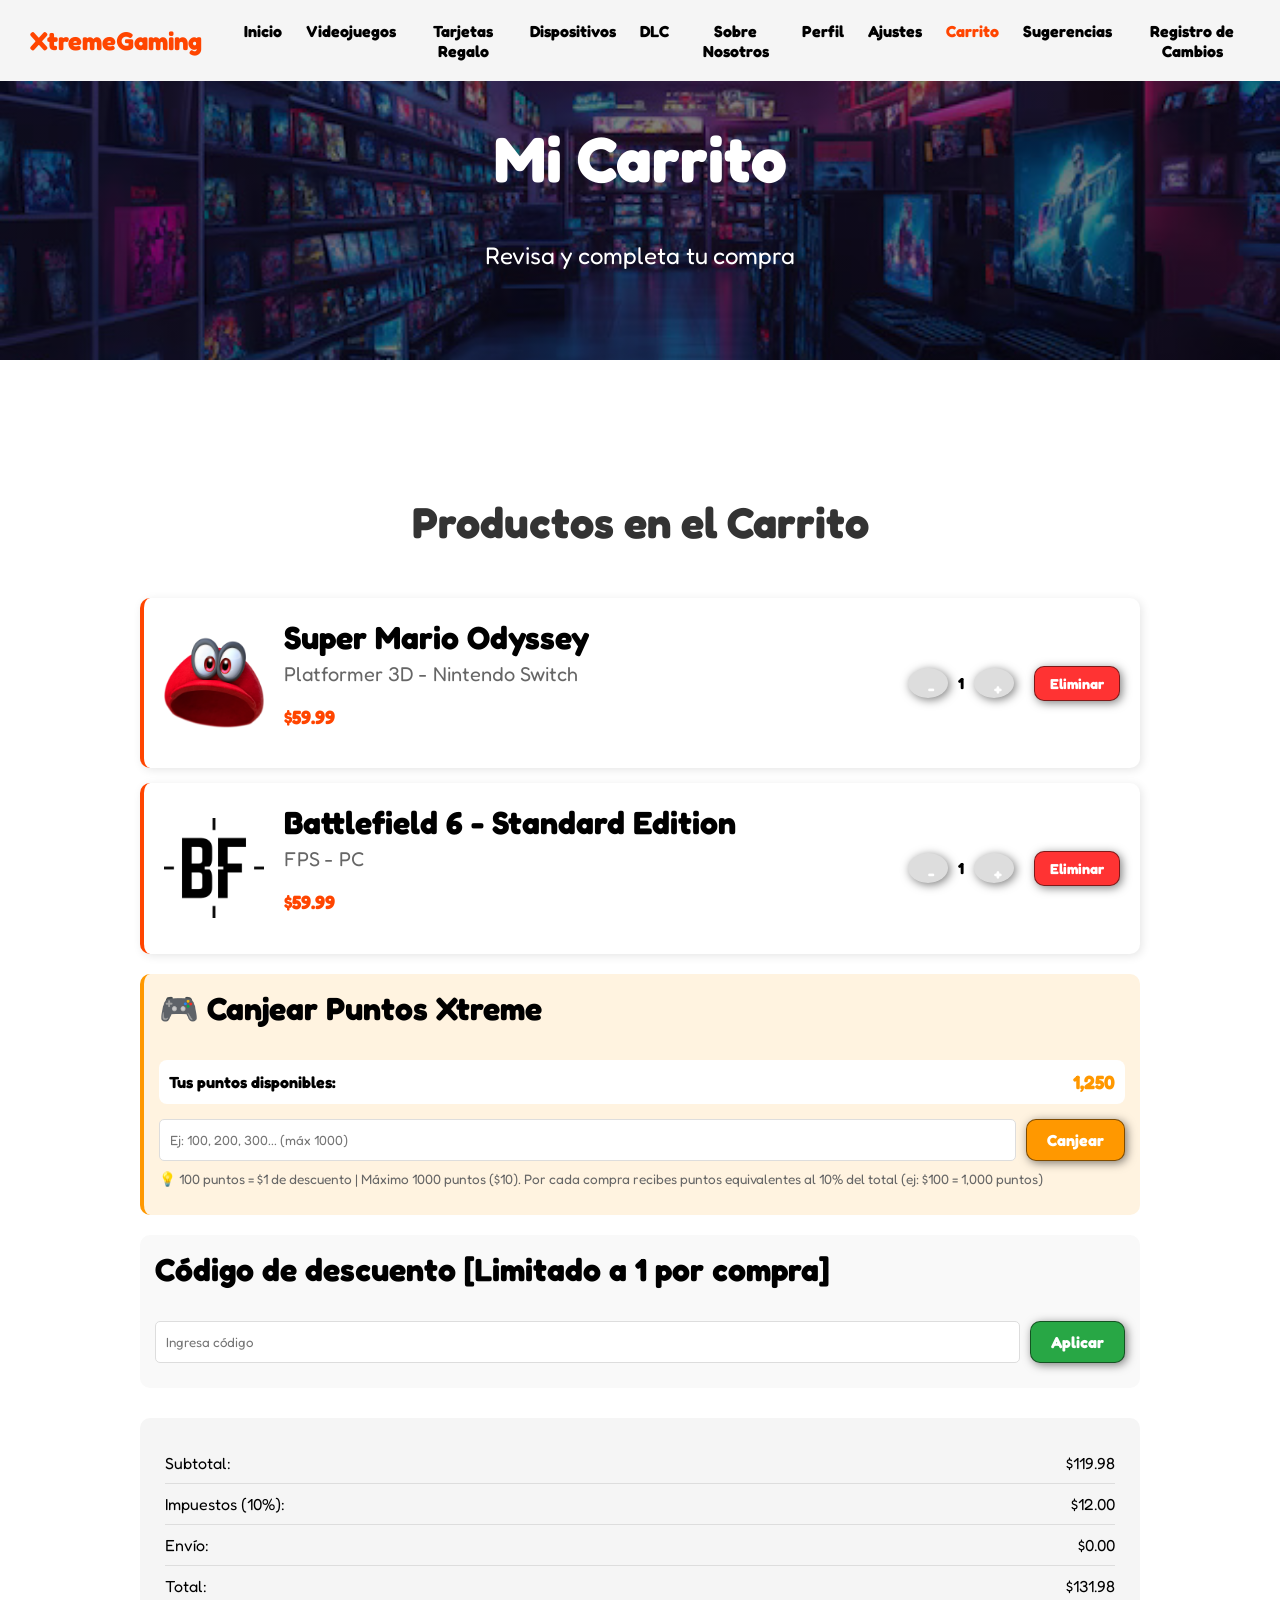
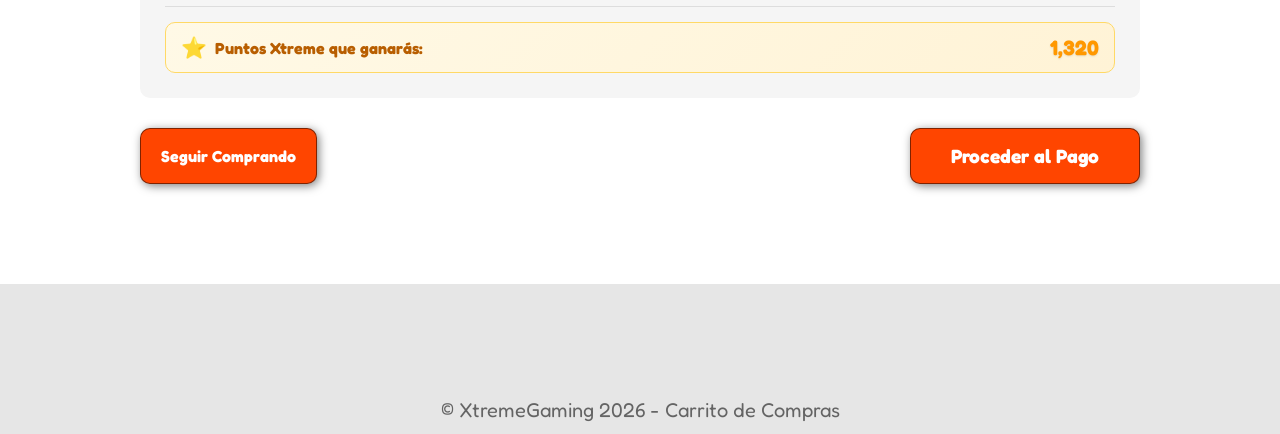
<file: carrito.html>
<!DOCTYPE html>
<html lang="en">
<head>
    <meta charset="UTF-8">
    <meta name="viewport" content="width=device-width, initial-scale=1.0">
    <title>Carrito - XtremeGaming</title>
    <link rel="icon" href="media/icono.png" type="image/x-icon">
    <link href="https://fonts.googleapis.com/css2?family=Fredoka:wght@300;400;500;600;700&display=swap" rel="stylesheet">
    <style>
        *{ box-sizing: border-box; }
        html{ scroll-behavior: smooth; }
        body{ font-family: 'Fredoka', sans-serif; margin: 0; }
        h1{ font-size: 3.5em; } h2{ font-size: 2.7em; } h3{ font-size: 2em; } p{ font-size: 1.25em; }
        button{
            font-size: 1em; font-weight: bold; padding: 10px 20px; border-radius: 10px;
            border: 1px solid rgba(0,0,0,0.5); box-shadow: 2px 2px 10px rgba(0,0,0,0.5);
            color: white; background-color: orangered; cursor: pointer;
            font-family: 'Fredoka', sans-serif;
        }
        button:hover{ background-color: rgba(255, 72, 0, 0.8); }
        button:disabled{
            background-color: #ccc;
            cursor: not-allowed;
            opacity: 0.6;
        }
        .container{ max-width: 1400px; margin: auto; }
        .color-acento{ color:orangered; }

        header{ background-color: rgb(245,245,245); }
        header .logo{ margin: 0; padding: 25px 30px; font-weight: bold; color: orangered; font-size: 1.6em; font-family: 'Fredoka', sans-serif; }
        header .container{ display: flex; flex-direction: column; align-items: center; }
        header nav{ display: flex; flex-direction: column; text-align: center; padding-bottom: 25px; }
        header a{ padding: 5px 12px; text-decoration: none; font-weight: bold; color: black; font-family: 'Fredoka', sans-serif; }
        header a:hover{ color: orangered; }

        #carrito-hero{
            display: flex; align-items: center; justify-content: center; text-align: center; flex-direction: column;
            height: 40vh; background-image: linear-gradient(0deg, rgba(0,0,0,0.5), rgba(0,0,0,0.5)),
            url(media/room-with-lot-games-video-game-wall_875765-5370.jpg);
            background-repeat: no-repeat; background-size: cover; background-position: center center;
        }
        #carrito-hero h1{ color: white; margin-bottom: 20px; font-family: 'Fredoka', sans-serif; }
        #carrito-hero p{ font-family: 'Fredoka', sans-serif; }

        #carrito-contenido{ padding: 100px 12px; background-color: white; }
        #carrito-contenido h2{ text-align: center; margin-bottom: 50px; color: #333; font-family: 'Fredoka', sans-serif; }

        .carrito-item{
            display: flex; align-items: center; background-color: white; padding: 20px; 
            margin-bottom: 15px; border-radius: 10px; border-left: 4px solid orangered;
            box-shadow: 2px 2px 10px rgba(0,0,0,0.1);
        }
        .item-imagen{ width: 100px; height: 100px; border-radius: 8px; object-fit: cover; margin-right: 20px; }
        .item-info{ flex: 1; }
        .item-info h3{ margin: 0 0 5px 0; font-family: 'Fredoka', sans-serif; }
        .item-detalles{ color: #666; margin: 5px 0; font-family: 'Fredoka', sans-serif; }
        .item-precio{ color: orangered; font-weight: bold; font-size: 1.2em; font-family: 'Fredoka', sans-serif; }
        .cantidad-control{ display: flex; align-items: center; gap: 10px; margin-right: 20px; }
        .cantidad-btn{ width: 30px; height: 30px; border-radius: 50%; background-color: #ddd; border: none; font-weight: bold; cursor: pointer; font-family: 'Fredoka', sans-serif; }
        .eliminar-btn{ background-color: #ff3333; padding: 8px 15px; font-size: 0.9em; font-family: 'Fredoka', sans-serif; }

        .carrito-vacio {
            text-align: center;
            padding: 60px 20px;
            background: white;
            border-radius: 15px;
            box-shadow: 0 5px 15px rgba(0,0,0,0.1);
        }
        .carrito-vacio h3 {
            font-size: 2em;
            color: #666;
            margin-bottom: 20px;
        }
        .carrito-vacio p {
            color: #999;
            margin-bottom: 30px;
        }
        .btn-seguir-comprando {
            background-color: orangered;
            padding: 15px 40px;
            font-size: 1.2em;
        }

        .resumen{ background-color: #f5f5f5; padding: 25px; border-radius: 10px; margin-top: 30px; }
        .resumen-linea{ display: flex; justify-content: space-between; padding: 10px 0; border-bottom: 1px solid #ddd; font-family: 'Fredoka', sans-serif; }
        .resumen-linea:last-child{ border-bottom: none; font-weight: bold; font-size: 1.2em; color: orangered; }

        .puntos-ganar {
            display: flex;
            justify-content: space-between;
            align-items: center;
            padding: 12px 15px;
            margin-top: 15px;
            background: linear-gradient(135deg, #fff9e6, #fff3d6);
            border-radius: 10px;
            border: 1px solid #ffd966;
            font-weight: bold;
        }
        
        .puntos-label {
            display: flex;
            align-items: center;
            gap: 8px;
            color: #b85e00;
        }
        
        .puntos-icono {
            font-size: 1.3em;
        }
        
        .puntos-cantidad {
            font-size: 1.3em;
            color: #ff9800;
            text-shadow: 0 1px 2px rgba(0,0,0,0.1);
        }

        .cupon-section, .puntos-section { 
            background: #f9f9f9; 
            padding: 15px; 
            border-radius: 10px; 
            margin: 20px 0; 
        }
        .puntos-section { background: #fff3e0; border-left: 4px solid #ff9800; }
        .cupon-section h3, .puntos-section h3 { 
            font-family: 'Fredoka', sans-serif; 
            margin-top: 0;
        }
        .cupon-input, .puntos-input { display: flex; gap: 10px; }
        .cupon-input input, .puntos-input input { 
            flex: 1; 
            padding: 10px; 
            border: 1px solid #ddd; 
            border-radius: 5px; 
            font-family: 'Fredoka', sans-serif;
        }
        .cupon-input input::placeholder, .puntos-input input::placeholder {
            font-family: 'Fredoka', sans-serif;
        }
        .cupon-btn { background-color: #28a745; font-family: 'Fredoka', sans-serif; }
        .puntos-btn { background-color: #ff9800; font-family: 'Fredoka', sans-serif; }
        .cupon-mensaje, .puntos-mensaje { margin-top: 10px; font-size: 0.9em; font-family: 'Fredoka', sans-serif; }
        .puntos-disponibles {
            background: #fff; 
            padding: 10px; 
            border-radius: 8px; 
            margin-bottom: 15px;
            display: flex;
            justify-content: space-between;
            align-items: center;
            font-weight: bold;
        }
        .puntos-valor {
            color: #ff9800;
            font-size: 1.2em;
        }

        footer{ background-color: rgb(230,230,230); }
        footer p{ margin: 0; padding: 12px; color: rgb(100,100,100); font-family: 'Fredoka', sans-serif; }
        footer .container{ height: 150px; justify-content: center; display: flex; align-items: flex-end; }

        @media (min-width: 720px){
            header{ position: fixed; width: 100%; }
            header .container{ flex-direction: row; justify-content: space-between; }
            header nav{ flex-direction: row; padding-bottom: 0; padding-right: 20px; }
            #carrito-hero h1{ font-size: 4em; }
        }
        @media (max-width: 768px){
            .carrito-item{ flex-wrap: wrap; }
            .item-imagen{ width: 80px; height: 80px; margin-right: 15px; }
            .puntos-disponibles { flex-direction: column; gap: 10px; text-align: center; }
        }
        
        body, h1, h2, h3, h4, h5, h6, p, span, a, button, input, textarea, select, label, li, ul, ol, div {
            font-family: 'Fredoka', sans-serif !important;
        }
    </style>
</head>
<body>

<header>
    <div class="container">
        <p class="logo">XtremeGaming</p>
        <nav>
            <a href="index.html">Inicio</a>
            <a href="index.html#VideojuegosMas">Videojuegos</a>
            <a href="tarjetas.html">Tarjetas Regalo</a>
            <a href="dispositivos.html">Dispositivos</a>
            <a href="dlc.html">DLC</a>
            <a href="index.html#caracteristicas">Sobre Nosotros</a>
            <a href="perfil.html">Perfil</a>
            <a href="ajustes.html">Ajustes</a>
            <a href="carrito.html" style="color: orangered;">Carrito</a>
            <a href="sugerencias.html">Sugerencias</a>
            <a href="actualizaciones.html">Registro de Cambios</a>
        </nav>
    </div>
</header>

<section id="carrito-hero">
    <h1>Mi Carrito</h1>
    <p style="color: white; font-size: 1.5em;">Revisa y completa tu compra</p>
</section>

<section id="carrito-contenido">
    <div class="container">
        <h2>Productos en el Carrito</h2>
        
        <div style="max-width: 1000px; margin: 0 auto;" id="carrito-container">
            <div id="productos-container">
                <div class="carrito-item" data-precio="59.99">
                    <img src="media/cappydesktop.png" class="item-imagen">
                    <div class="item-info">
                        <h3>Super Mario Odyssey</h3>
                        <p class="item-detalles">Platformer 3D - Nintendo Switch</p>
                        <p class="item-precio">$<span class="precio-total-item">59.99</span></p>
                    </div>
                    <div class="cantidad-control">
                        <button class="cantidad-btn menos">-</button>
                        <span style="font-weight:bold" class="cantidad">1</span>
                        <button class="cantidad-btn mas">+</button>
                    </div>
                    <button class="eliminar-btn">Eliminar</button>
                </div>
                
                <div class="carrito-item" data-precio="59.99">
                    <img src="media/battledesktop.png" class="item-imagen">
                    <div class="item-info">
                        <h3>Battlefield 6 - Standard Edition</h3>
                        <p class="item-detalles">FPS - PC</p>
                        <p class="item-precio">$<span class="precio-total-item">59.99</span></p>
                    </div>
                    <div class="cantidad-control">
                        <button class="cantidad-btn menos">-</button>
                        <span style="font-weight:bold" class="cantidad">1</span>
                        <button class="cantidad-btn mas">+</button>
                    </div>
                    <button class="eliminar-btn">Eliminar</button>
                </div>
            </div>
            
            <div id="secciones-accion">
                <div class="puntos-section">
                    <h3>🎮 Canjear Puntos Xtreme</h3>
                    <div class="puntos-disponibles">
                        <span>Tus puntos disponibles:</span>
                        <span class="puntos-valor" id="puntos-disponibles">1,250</span>
                    </div>
                    <div class="puntos-input">
                        <input type="text" id="puntos" placeholder="Ej: 100, 200, 300... (máx 1000)" maxlength="4" onkeypress="return soloNumeros(event)" oninput="this.value = this.value.replace(/[^0-9]/g, '')">
                        <button id="aplicar-puntos" class="puntos-btn">Canjear</button>
                    </div>
                    <div id="puntos-mensaje" class="puntos-mensaje"></div>
                    <p style="font-size: 0.85em; color: #666; margin-top: 10px;">
                        💡 100 puntos = $1 de descuento | Máximo 1000 puntos ($10).
                        Por cada compra recibes puntos equivalentes al 10% del total (ej: $100 = 1,000 puntos)
                    </p>
                </div>
                
                <div class="cupon-section">
                    <h3>Código de descuento [Limitado a 1 por compra]</h3>
                    <div class="cupon-input">
                        <input type="text" id="cupon" placeholder="Ingresa código">
                        <button id="aplicar-cupon" class="cupon-btn">Aplicar</button>
                    </div>
                    <div id="cupon-mensaje" class="cupon-mensaje"></div>
                </div>
                
                <div class="resumen">
                    <div class="resumen-linea">
                        <span>Subtotal:</span>
                        <span id="subtotal">$119.98</span>
                    </div>
                    <div class="resumen-linea" id="linea-descuento-puntos" style="display:none;">
                        <span>Descuento puntos:</span>
                        <span id="descuento-puntos">-$0.00</span>
                    </div>
                    <div class="resumen-linea" id="linea-descuento-cupon" style="display:none;">
                        <span>Descuento cupón (<span id="cupon-porcentaje">10</span>%):</span>
                        <span id="descuento-cupon">-$0.00</span>
                    </div>
                    <div class="resumen-linea">
                        <span>Impuestos (10%):</span>
                        <span id="impuestos">$12.00</span>
                    </div>
                    <div class="resumen-linea">
                        <span>Envío:</span>
                        <span>$0.00</span>
                    </div>
                    <div class="resumen-linea">
                        <span>Total:</span>
                        <span id="total">$131.98</span>
                    </div>
                    
                    <div class="puntos-ganar" id="puntos-ganar">
                        <span class="puntos-label">
                            <span class="puntos-icono">⭐</span>
                            <span>Puntos Xtreme que ganarás:</span>
                        </span>
                        <span class="puntos-cantidad" id="puntos-cantidad">1,320</span>
                    </div>
                </div>
                
                <div style="display: flex; justify-content: space-between; margin-top: 30px;">
                    <button onclick="location.href='index.html#VideojuegosMas'">Seguir Comprando</button>
                    <button id="btn-pagar" onclick="location.href='pago.html'" style="font-size: 1.2em; padding: 15px 40px;">Proceder al Pago</button>             
                </div>
            </div>
        </div>
    </div>
</section>

<footer>
    <div class="container">
        <p>&copy; XtremeGaming 2026 - Carrito de Compras</p>
    </div>
</footer>

<script>
    function soloNumeros(e) {
        const charCode = (e.which) ? e.which : e.keyCode;
        if (charCode > 31 && (charCode < 48 || charCode > 57)) {
            return false;
        }
        return true;
    }

    let cuponUsado = false;
    let descuentoPorcentaje = 0;
    let codigoAplicado = "";
    
    const codigosValidos = {
        "PRUEBA1": 50,
        "PRUEBA2": 25,
        "PRUEBA3": 10
    };
    
    const codigosCaducados = ["PRUEBA4", "X2PUNTOS"];
    
    let puntosDisponibles = 1250;
    let puntosCanjeados = 0;
    let puntosActivos = false;
    
    function isCarritoVacio() {
        return document.querySelectorAll('.carrito-item').length === 0;
    }
    
    function actualizarEstadoBotones() {
        const vacio = isCarritoVacio();
        const puntosBtn = document.getElementById('aplicar-puntos');
        const cuponBtn = document.getElementById('aplicar-cupon');
        const pagarBtn = document.getElementById('btn-pagar');
        const puntosInput = document.getElementById('puntos');
        const cuponInput = document.getElementById('cupon');
        
        if (vacio) {
            if (puntosBtn) puntosBtn.disabled = true;
            if (cuponBtn) cuponBtn.disabled = true;
            if (pagarBtn) pagarBtn.disabled = true;
            if (puntosInput) puntosInput.disabled = true;
            if (cuponInput) cuponInput.disabled = true;
            
            if (!document.getElementById('carrito-vacio-msg')) {
                const productosContainer = document.getElementById('productos-container');
                const carritoVacioHTML = `
                    <div id="carrito-vacio-msg" class="carrito-vacio">
                        <h3>🛒 Tu carrito está vacío</h3>
                        <p>Parece que aún no has añadido ningún producto.</p>
                        <button class="btn-seguir-comprando" onclick="location.href='index.html#VideojuegosMas'">Seguir Comprando</button>
                    </div>
                `;
                if (productosContainer) {
                    productosContainer.innerHTML = carritoVacioHTML;
                }
            }
        } else {
            if (puntosBtn && !puntosActivos) puntosBtn.disabled = false;
            if (cuponBtn && !cuponUsado) cuponBtn.disabled = false;
            if (pagarBtn) pagarBtn.disabled = false;
            if (puntosInput && !puntosActivos) puntosInput.disabled = false;
            if (cuponInput && !cuponUsado) cuponInput.disabled = false;
        }
    }
    
    function actualizarPuntosAGanar() {
        const totalElement = document.getElementById('total');
        const puntosCantidad = document.getElementById('puntos-cantidad');
        
        if (totalElement && puntosCantidad) {
            const totalTexto = totalElement.textContent;
            const totalNumero = parseFloat(totalTexto.replace('$', ''));
            const puntos = Math.round(totalNumero * 10);
            puntosCantidad.textContent = puntos.toLocaleString();
        }
    }
    
    function actualizarPrecioItem(item) {
        const precioUnitario = parseFloat(item.getAttribute('data-precio'));
        const cantidad = parseInt(item.querySelector('.cantidad').textContent);
        const precioTotalItem = precioUnitario * cantidad;
        
        item.querySelector('.precio-total-item').textContent = precioTotalItem.toFixed(2);
    }
    
    function calcularTotal() {
        let subtotal = 0;
        
        document.querySelectorAll('.carrito-item').forEach(item => {
            const precioUnitario = parseFloat(item.getAttribute('data-precio'));
            const cantidad = parseInt(item.querySelector('.cantidad').textContent);
            const precioItem = precioUnitario * cantidad;
            subtotal += precioItem;
            
            actualizarPrecioItem(item);
        });
        
        let descuentoPuntosMonto = 0;
        if (puntosActivos) {
            descuentoPuntosMonto = puntosCanjeados * 0.01;
        }
        
        let subtotalConPuntos = subtotal - descuentoPuntosMonto;
        let descuentoCuponMonto = 0;
        if (descuentoPorcentaje > 0) {
            descuentoCuponMonto = subtotalConPuntos * (descuentoPorcentaje / 100);
        }
        
        const subtotalConDescuentos = subtotalConPuntos - descuentoCuponMonto;
        const impuestos = subtotalConDescuentos * 0.10;
        const total = subtotalConDescuentos + impuestos;
        
        document.getElementById('subtotal').textContent = "$" + subtotal.toFixed(2);
        
        if (descuentoPuntosMonto > 0) {
            document.getElementById('linea-descuento-puntos').style.display = "flex";
            document.getElementById('descuento-puntos').textContent = "-$" + descuentoPuntosMonto.toFixed(2);
        } else {
            document.getElementById('linea-descuento-puntos').style.display = "none";
        }
        
        if (descuentoCuponMonto > 0) {
            document.getElementById('linea-descuento-cupon').style.display = "flex";
            document.getElementById('descuento-cupon').textContent = "-$" + descuentoCuponMonto.toFixed(2);
            document.getElementById('cupon-porcentaje').textContent = descuentoPorcentaje;
        } else {
            document.getElementById('linea-descuento-cupon').style.display = "none";
        }
        
        document.getElementById('impuestos').textContent = "$" + impuestos.toFixed(2);
        document.getElementById('total').textContent = "$" + total.toFixed(2);
        
        document.getElementById('puntos-disponibles').textContent = puntosDisponibles.toLocaleString();
        
        actualizarPuntosAGanar();
        actualizarEstadoBotones();
    }
    
    document.querySelectorAll('.cantidad-btn').forEach(boton => {
        boton.onclick = function() {
            const item = this.closest('.carrito-item');
            const cantidadSpan = item.querySelector('.cantidad');
            let valor = parseInt(cantidadSpan.textContent);
            
            if(this.classList.contains('mas')){
                cantidadSpan.textContent = valor + 1;
            } else if(this.classList.contains('menos') && valor > 1){
                cantidadSpan.textContent = valor - 1;
            }
            
            calcularTotal();
        };
    });
    
    document.querySelectorAll('.eliminar-btn').forEach(boton => {
        boton.onclick = function() {
            const item = this.closest('.carrito-item');
            item.remove();
            calcularTotal();
        };
    });
    
    document.getElementById('aplicar-cupon').onclick = function() {
        if (isCarritoVacio()) {
            document.getElementById('cupon-mensaje').textContent = "❌ No puedes aplicar cupones cuando el carrito está vacío";
            document.getElementById('cupon-mensaje').style.color = "red";
            return;
        }
        
        const cupon = document.getElementById('cupon').value.toUpperCase();
        const mensaje = document.getElementById('cupon-mensaje');
        
        if (cuponUsado) {
            mensaje.textContent = "Ya usaste un cupón";
            mensaje.style.color = "red";
            return;
        }
        
        if (codigosCaducados.includes(cupon)) {
            mensaje.textContent = "❌ Este código ha caducado y ya no está disponible";
            mensaje.style.color = "orange";
            return;
        }
        
        if (codigosValidos.hasOwnProperty(cupon)) {
            descuentoPorcentaje = codigosValidos[cupon];
            cuponUsado = true;
            codigoAplicado = cupon;
            
            calcularTotal();
            
            document.getElementById('cupon').disabled = true;
            this.disabled = true;
            this.textContent = "Aplicado";
            this.style.backgroundColor = "#666";
            
            mensaje.textContent = `¡Cupón aplicado! ${descuentoPorcentaje}% de descuento`;
            mensaje.style.color = "green";
        } else {
            mensaje.textContent = "Código no válido";
            mensaje.style.color = "red";
        }
    };
    
    document.getElementById('aplicar-puntos').onclick = function() {
        if (isCarritoVacio()) {
            document.getElementById('puntos-mensaje').textContent = "❌ No puedes canjear puntos cuando el carrito está vacío";
            document.getElementById('puntos-mensaje').style.color = "red";
            return;
        }
        
        const puntosInput = document.getElementById('puntos');
        const puntos = parseInt(puntosInput.value);
        const mensaje = document.getElementById('puntos-mensaje');
        
        if (isNaN(puntos) || puntos <= 0) {
            mensaje.textContent = "Por favor, ingresa un número válido de puntos";
            mensaje.style.color = "red";
            return;
        }
        
        if (puntos % 100 !== 0) {
            mensaje.textContent = "❌ Solo puedes canjear puntos de 100 en 100 (100, 200, 300...)";
            mensaje.style.color = "red";
            return;
        }
        
        if (puntos > 1000) {
            mensaje.textContent = "❌ El máximo de puntos que puedes canjear es 1000 ($10)";
            mensaje.style.color = "red";
            return;
        }
        
        if (puntos > puntosDisponibles) {
            mensaje.textContent = `❌ No tienes suficientes puntos. Disponibles: ${puntosDisponibles}`;
            mensaje.style.color = "red";
            return;
        }
        
        if (puntosActivos) {
            mensaje.textContent = "Ya has canjeado puntos en esta compra. Solo puedes usar puntos una vez.";
            mensaje.style.color = "red";
            return;
        }
        
        puntosCanjeados = puntos;
        puntosActivos = true;
        puntosDisponibles -= puntos;
        
        puntosInput.disabled = true;
        this.disabled = true;
        this.textContent = "Canjeado";
        this.style.backgroundColor = "#666";
        
        mensaje.textContent = `✅ ¡Has canjeado ${puntos} puntos! Descuento de $${(puntos * 0.01).toFixed(2)}`;
        mensaje.style.color = "green";
        
        calcularTotal();
    };
    
    document.getElementById('btn-pagar').addEventListener('click', function(e) {
        if (isCarritoVacio()) {
            e.preventDefault();
            alert('❌ No puedes proceder al pago porque tu carrito está vacío');
            return false;
        }
    });
    
    calcularTotal();
</script>

</body>
</html>
</file>
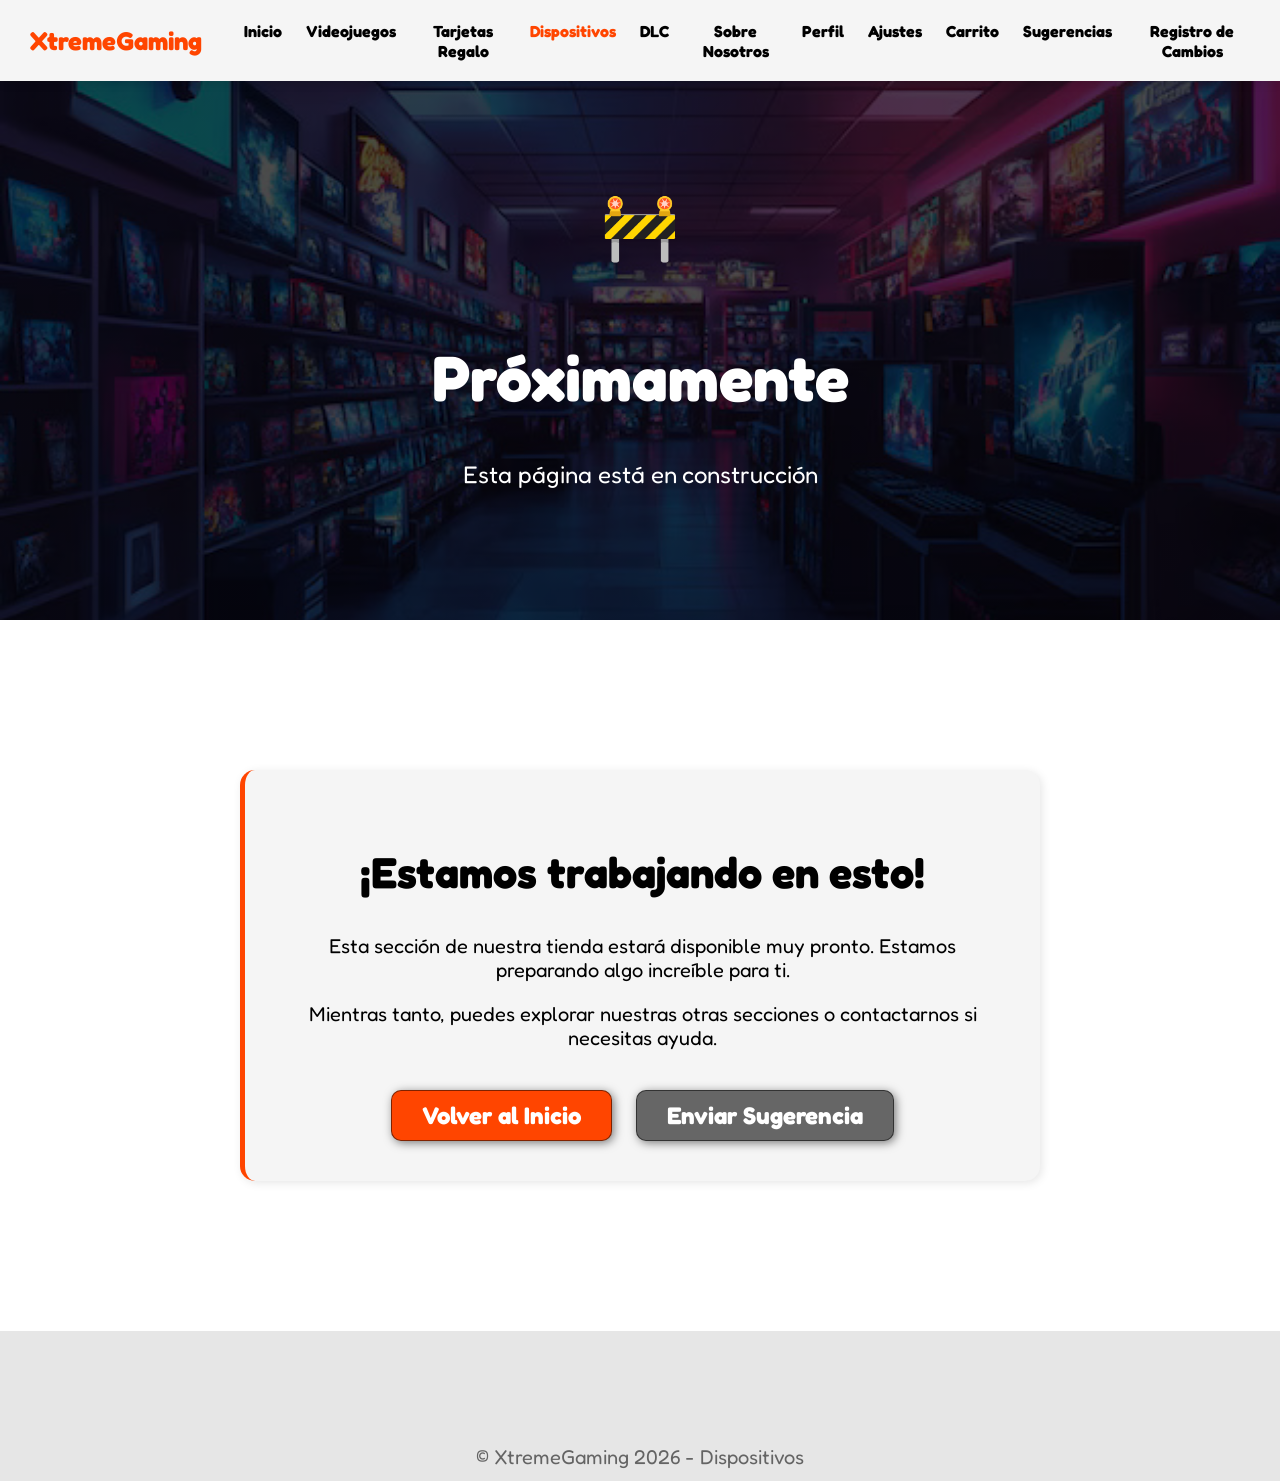
<file: dispositivos.html>
<!DOCTYPE html>
<html lang="en">
<head>
    <meta charset="UTF-8">
    <meta name="viewport" content="width=device-width, initial-scale=1.0">
    <title>Próximamente - XtremeGaming</title>
    <link rel="icon" href="media/icono.png" type="image/x-icon">
    <link href="https://fonts.googleapis.com/css2?family=Fredoka:wght@300;400;500;600;700&display=swap" rel="stylesheet">
    <style>
        /* AÑADE ESTO PRIMERO */
        body {
            padding-top: 80px; /* COMPENSA el header fixed */
            margin: 0;
            font-family: 'Fredoka', sans-serif;
        }
        
        *{
            box-sizing: border-box;
        }

        html{
            scroll-behavior: smooth;
        }

        h1{ font-size: 3.5em; font-family: 'Fredoka', sans-serif;}
        h2{ font-size: 2.7em; font-family: 'Fredoka', sans-serif;}
        h3{ font-size: 2em; font-family: 'Fredoka', sans-serif;}
        p{ font-size: 1.25em; font-family: 'Fredoka', sans-serif;}
        ul{ list-style: none;}
        li{ font-size: 1.25em; font-family: 'Fredoka', sans-serif;}

        button{
            font-size: 1.5em;
            font-weight: bold;
            padding: 10px 30px;
            border-radius: 10px;
            border: 1px solid rgba(0,0,0,0.5);
            box-shadow: 2px 2px 10px rgba(0,0,0,0.5);
            color: white;
            background-color: orangered;
            cursor: pointer;
            font-family: 'Fredoka', sans-serif;
        }

        button:hover{
            background-color: rgba(255, 72, 0, 0.8);
        }

        .container{
            max-width: 1400px;
            margin: auto;
        }

        .color-acento{ color:orangered; }

        /* HEADER FIXED CORRECTO */
        header{
            background-color: rgb(245,245,245);
            position: fixed;
            top: 0;
            left: 0;
            right: 0;
            z-index: 1000;
            width: 100%;
            box-shadow: 0 2px 10px rgba(0,0,0,0.1);
        }

        header .logo{
            margin: 0;
            padding: 25px 30px;
            font-weight: bold;
            color: orangered;
            font-size: 1.6em;
            font-family: 'Fredoka', sans-serif;
        }

        header .container{
            display: flex;
            flex-direction: column;
            align-items: center;
        }

        header nav{
            display: flex;
            flex-direction: column;
            text-align: center;
            padding-bottom: 25px;
        }

        header a{
            padding: 5px 12px;
            text-decoration: none;
            font-weight: bold;
            color: black;
            font-family: 'Fredoka', sans-serif;
        }

        header a:hover{
            color: orangered;
        }

        #proximamente-hero{
            display: flex;
            align-items: center;
            justify-content: center;
            text-align: center;
            flex-direction: column;
            height: 60vh;
            background-image: linear-gradient(
                0deg,
                rgba(0,0,0,0.7),
                rgba(0,0,0,0.7)
            ),
            url(media/room-with-lot-games-video-game-wall_875765-5370.jpg);
            background-repeat: no-repeat;
            background-size: cover;
            background-position: center center;
            margin-top: 0; /* Asegúrate que sea 0 */
        }

        #proximamente-hero h1{
            color: white;
            margin-bottom: 20px;
            font-family: 'Fredoka', sans-serif;
        }

        #proximamente-hero p{
            font-family: 'Fredoka', sans-serif;
        }

        .icono-proximamente {
            font-size: 4em;
            margin-bottom: 20px;
        }

        .mensaje-proximamente {
            background-color: #f5f5f5;
            padding: 40px;
            border-radius: 15px;
            max-width: 800px;
            margin: 50px auto;
            border-left: 5px solid orangered;
            box-shadow: 2px 2px 10px rgba(0,0,0,0.1);
            text-align: center;
        }

        footer{
            background-color: rgb(230,230,230);
        }

        footer p{
            margin: 0;
            padding: 12px;
            color: rgb(100,100,100);
            font-family: 'Fredoka', sans-serif;
        }

        footer .container{
            height: 150px;
            justify-content: center;
            display: flex;
            align-items: flex-end;
        }

        @media (min-width: 720px){
            header .container{
                flex-direction: row;
                justify-content: space-between;
            }

            header nav{
                flex-direction: row;
                padding-bottom: 0;
                padding-right: 20px;
            }

            #proximamente-hero h1{
                font-size: 4em;
            }
        }
        
        body, h1, h2, h3, h4, h5, h6, p, span, a, button, input, textarea, select, label, li, ul, ol, div {
            font-family: 'Fredoka', sans-serif !important;
        }
    </style>
</head>
<body>

<header>
    <div class="container">
        <p class="logo">XtremeGaming</p>
        <nav>
            <a href="index.html">Inicio</a>
            <a href="index.html#VideojuegosMas">Videojuegos</a>
            <a href="tarjetas.html">Tarjetas Regalo</a>
            <a href="dispositivos.html" style="color: orangered;">Dispositivos</a>
            <a href="dlc.html">DLC</a>
            <a href="index.html#caracteristicas">Sobre Nosotros</a>
            <a href="perfil.html">Perfil</a>
            <a href="ajustes.html">Ajustes</a>
            <a href="carrito.html">Carrito</a>
            <a href="sugerencias.html">Sugerencias</a>
            <a href="actualizaciones.html">Registro de Cambios</a>
        </nav>
    </div>
</header>

<section id="proximamente-hero">
    <div class="icono-proximamente">🚧</div>
    <h1>Próximamente</h1>
    <p style="color: white; font-size: 1.5em;">Esta página está en construcción</p>
</section>

<section style="padding: 100px 12px; background-color: white;">
    <div class="container">
        <div class="mensaje-proximamente">
            <h2>¡Estamos trabajando en esto!</h2>
            <p>Esta sección de nuestra tienda estará disponible muy pronto. Estamos preparando algo increíble para ti.</p>
            <p>Mientras tanto, puedes explorar nuestras otras secciones o contactarnos si necesitas ayuda.</p>
            
            <div style="margin-top: 40px;">
                <button onclick="location.href='index.html'">Volver al Inicio</button>
                <button onclick="location.href='sugerencias.html'" style="margin-left: 20px; background-color: #666;">Enviar Sugerencia</button>
            </div>
        </div>
    </div>
</section>

<footer>
    <div class="container">
        <p>&copy; XtremeGaming 2026 - Dispositivos</p>
    </div>
</footer>

</body>
</html>
</file>
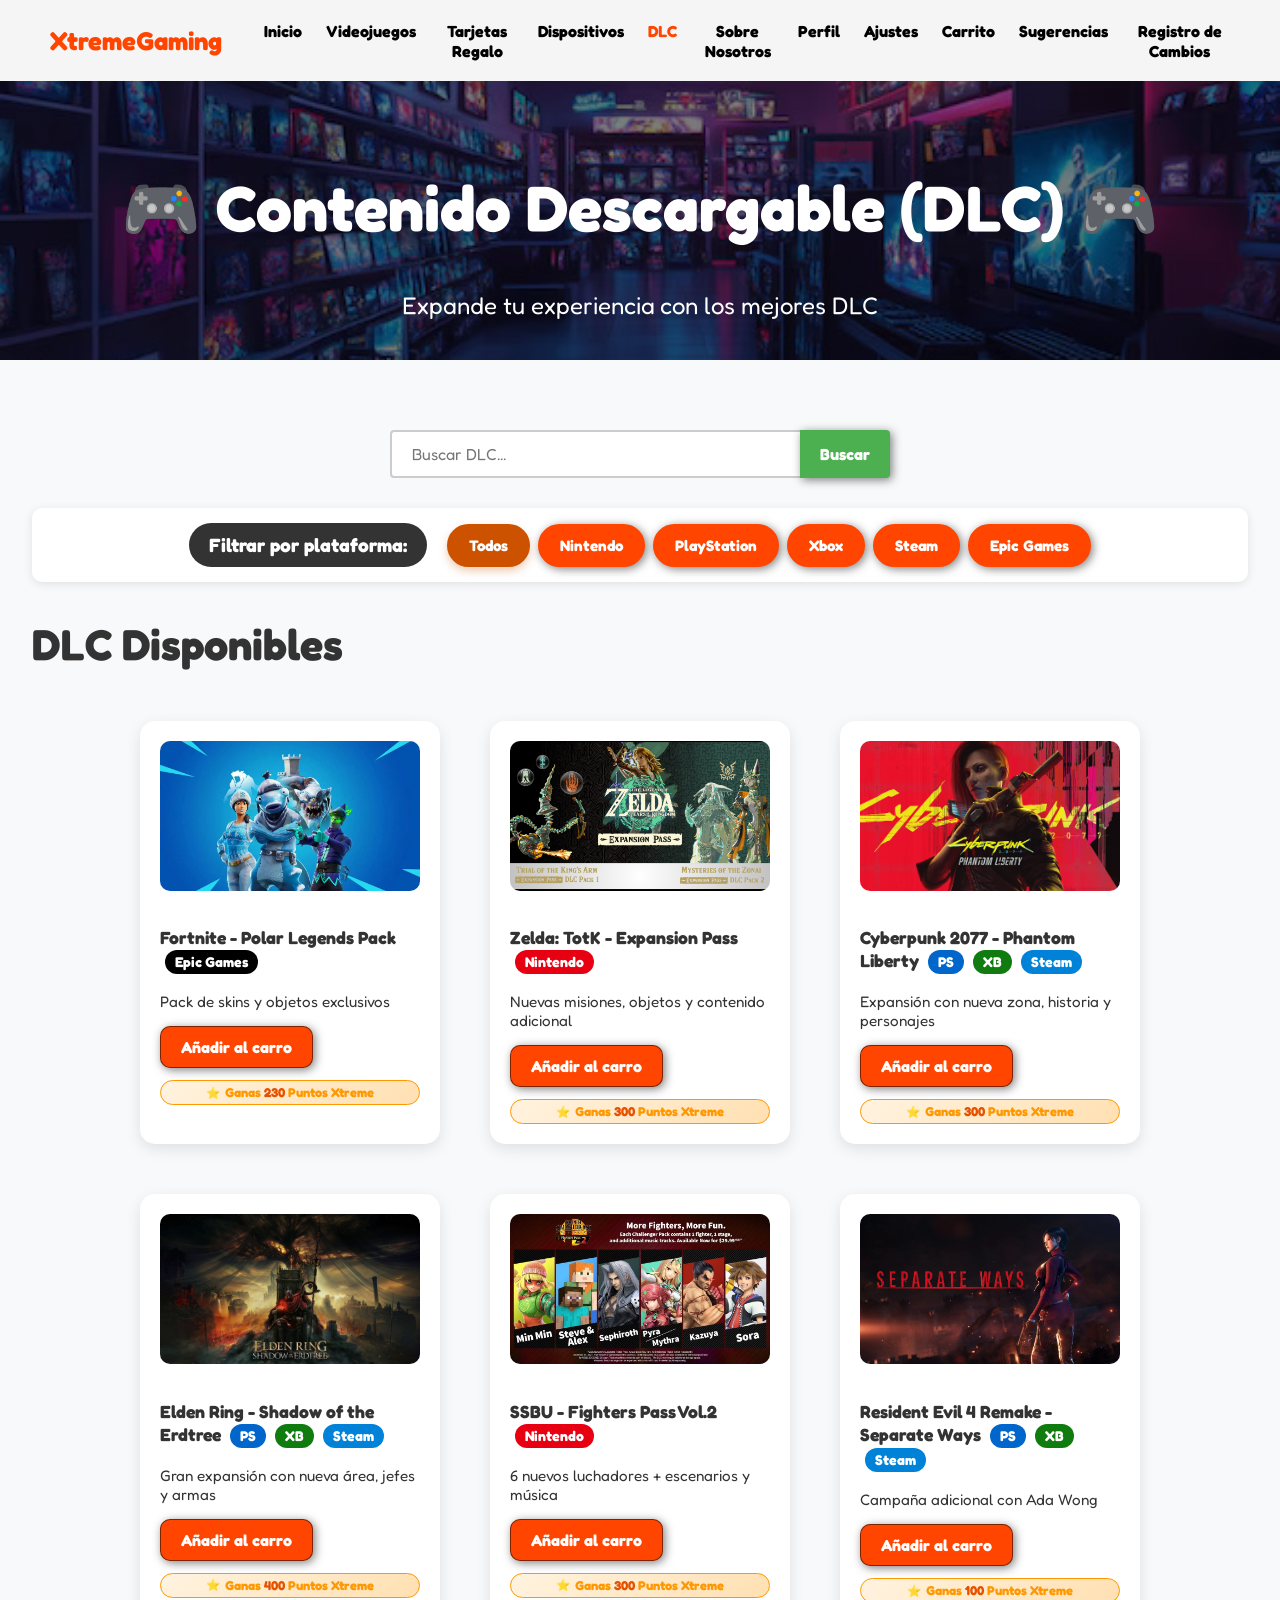
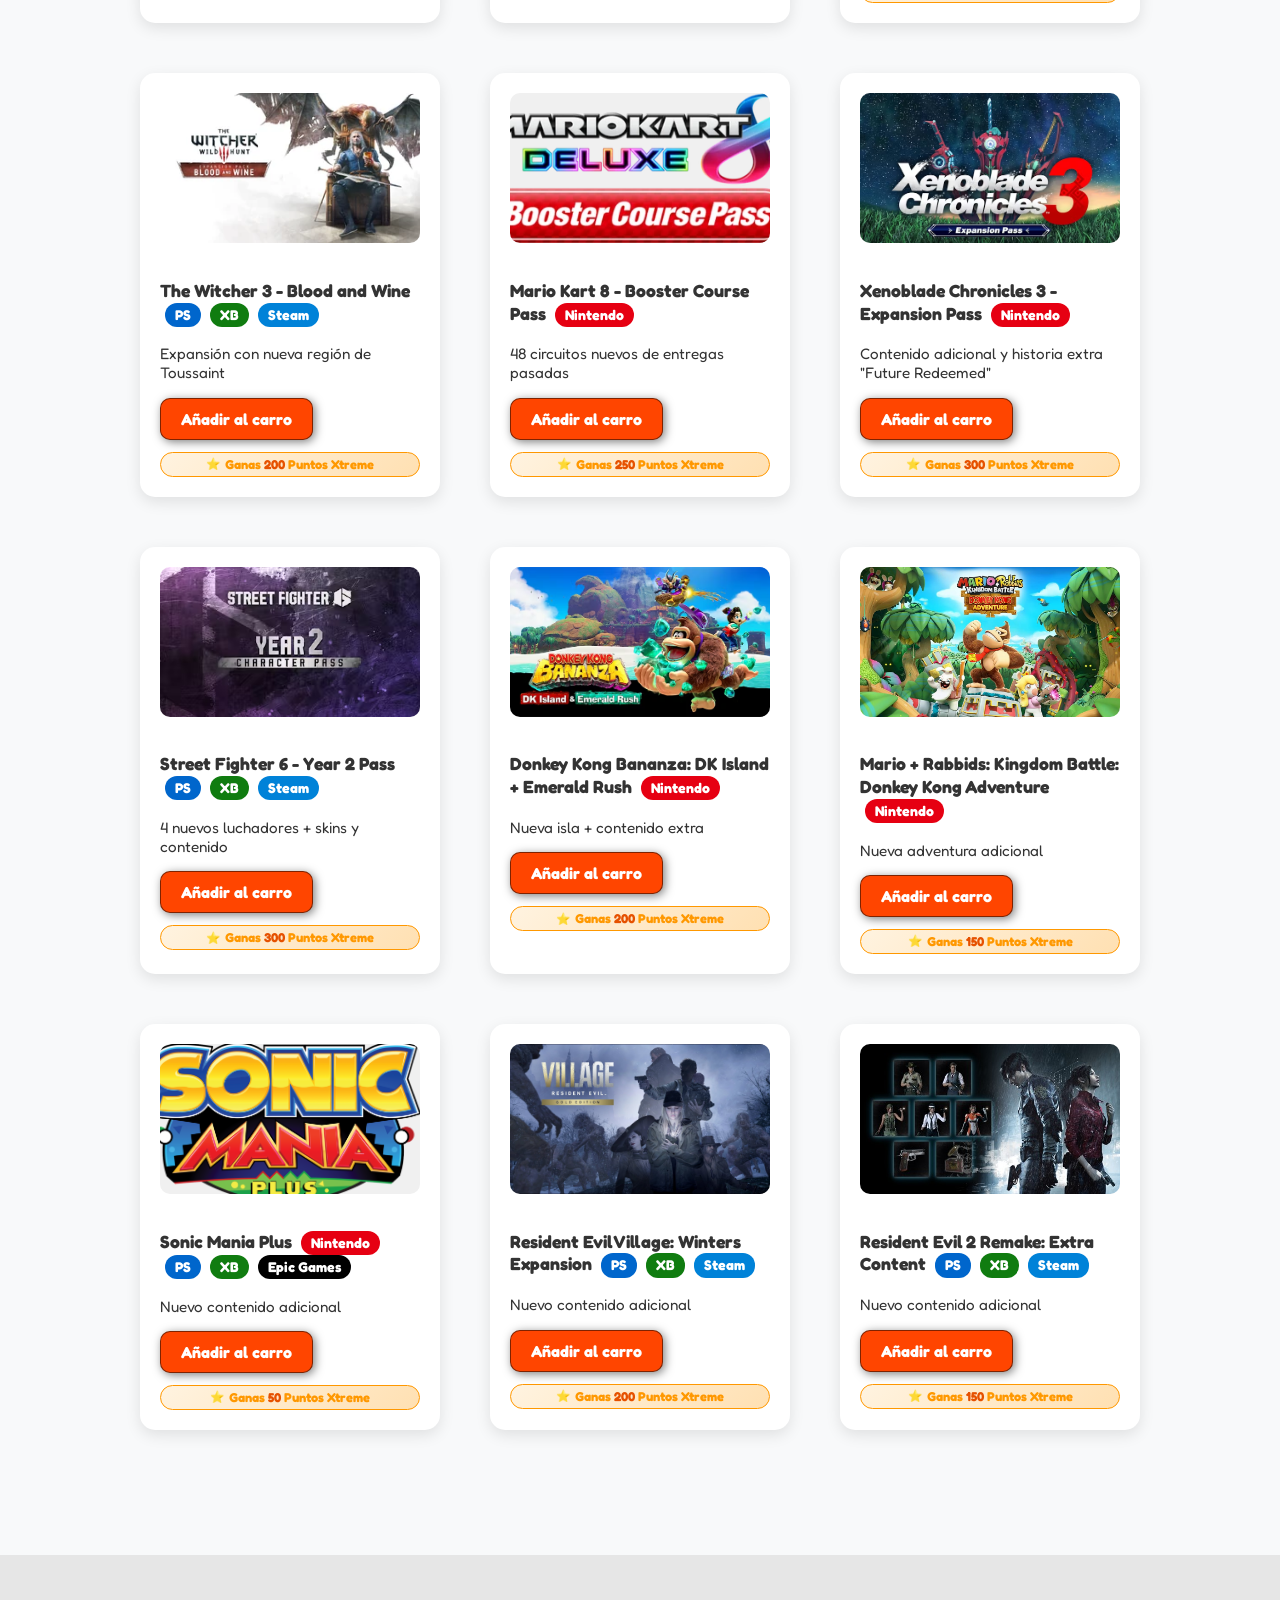
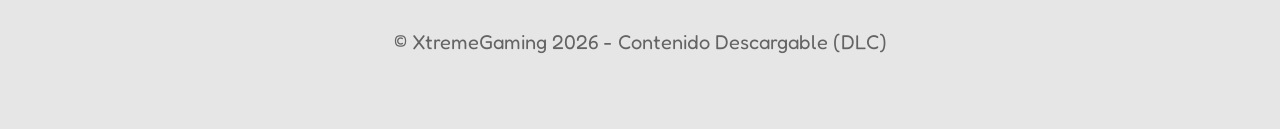
<file: dlc.html>
<!DOCTYPE html>
<html lang="es">
<head>
    <meta charset="UTF-8">
    <meta name="viewport" content="width=device-width, initial-scale=1.0">
    <title>DLC - XtremeGaming</title>
    <link rel="icon" href="media/icono.png" type="image/x-icon">
    <link href="https://fonts.googleapis.com/css2?family=Fredoka:wght@300;400;500;600;700&display=swap" rel="stylesheet">
    <style>
        * {
            box-sizing: border-box;
            font-family: 'Fredoka', sans-serif !important;
        }
        
        html {
            scroll-behavior: smooth;
        }
        
        body {
            margin: 0;
            background-color: #f8f9fa;
            color: #333;
        }
        
        h1 { font-size: 3.5em; }
        h2 { font-size: 2.7em; }
        h3 { font-size: 2em; }
        p { font-size: 1.25em; }
        
        button {
            font-size: 1em;
            font-weight: bold;
            padding: 10px 20px;
            border-radius: 10px;
            border: 1px solid rgba(0,0,0,0.5);
            box-shadow: 2px 2px 10px rgba(0,0,0,0.5);
            color: white;
            background-color: orangered;
            cursor: pointer;
            font-family: 'Fredoka', sans-serif;
        }
        
        button:hover {
            background-color: rgba(255, 72, 0, 0.8);
        }
        
        .container {
            max-width: 1400px;
            margin: auto;
            padding: 0 20px;
        }

        header {
            background-color: rgb(245,245,245);
            width: 100%;
            position: fixed;
            top: 0;
            z-index: 1000;
        }
        
        header .logo {
            margin: 0;
            padding: 25px 30px;
            font-weight: bold;
            color: orangered;
            font-size: 1.6em;
        }
        
        header .container {
            display: flex;
            flex-direction: column;
            align-items: center;
        }
        
        header nav {
            display: flex;
            flex-direction: column;
            text-align: center;
            padding-bottom: 25px;
        }
        
        header a {
            padding: 5px 12px;
            text-decoration: none;
            font-weight: bold;
            color: black;
        }
        
        header a:hover {
            color: orangered;
        }

        #dlc-hero {
            display: flex;
            align-items: center;
            justify-content: center;
            text-align: center;
            flex-direction: column;
            height: 40vh;
            background-image: linear-gradient(0deg, rgba(0,0,0,0.5), rgba(0,0,0,0.5)),
            url(media/room-with-lot-games-video-game-wall_875765-5370.jpg);
            background-repeat: no-repeat;
            background-size: cover;
            background-position: center center;
            padding-top: 100px;
            margin-top: 80px;
        }
        
        #dlc-hero h1 {
            color: white;
            margin-bottom: 20px;
        }
        
        #dlc-hero p {
            color: white;
            font-size: 1.5em;
        }

        .search-container {
            display: flex;
            justify-content: center;
            margin: 20px 0 30px;
            padding: 0 20px;
        }
        
        .search-box {
            display: flex;
            width: 100%;
            max-width: 500px;
        }
        
        .search-box input {
            flex: 1;
            padding: 12px 20px;
            font-size: 16px;
            border: 2px solid #ccc;
            border-right: none;
            border-radius: 4px 0 0 4px;
            font-family: 'Fredoka', sans-serif !important;
        }
        
        .search-box button {
            padding: 12px 20px;
            background-color: #4CAF50;
            color: white;
            border: none;
            border-radius: 0 4px 4px 0;
            cursor: pointer;
            font-family: 'Fredoka', sans-serif !important;
        }
        
        .search-box button:hover {
            background-color: #45a049;
        }

        .filtros-container {
            display: flex;
            justify-content: center;
            align-items: center;
            gap: 20px;
            margin-bottom: 30px;
            flex-wrap: wrap;
            background-color: white;
            padding: 15px;
            border-radius: 10px;
            box-shadow: 0 2px 10px rgba(0,0,0,0.1);
        }
        
        .filtro-titulo {
            font-size: 1.2em;
            font-weight: bold;
            color: #333;
            white-space: nowrap;
        }
        
        .filtros-plataforma {
            display: flex;
            gap: 8px;
            flex-wrap: wrap;
        }
        
        .filtro-btn {
            padding: 10px 20px;
            background-color: orangered;
            border: 2px solid orangered;
            border-radius: 25px;
            cursor: pointer;
            font-weight: bold;
            color: white;
            transition: all 0.3s ease;
            font-size: 0.95em;
            font-family: 'Fredoka', sans-serif !important;
            position: relative;
            z-index: 1;
        }
        
        .filtro-btn:hover {
            background-color: #ff6600;
            border-color: #e65c00;
        }
        
        .filtro-btn.active {
            background-color: #cc5200;
            border-color: #cc5200;
            box-shadow: 0 4px 8px rgba(204, 82, 0, 0.3);
        }

        .no-results {
            text-align: center;
            padding: 40px;
            font-style: italic;
            color: #666;
            display: none;
        }
        
        .no-results.show {
            display: block;
        }
        
        .dlc-hidden {
            display: none !important;
        }

        .plataforma-badge {
            display: inline-block;
            padding: 3px 10px;
            background-color: #666;
            color: white;
            border-radius: 12px;
            font-size: 0.8em;
            margin-left: 5px;
            font-weight: bold;
            font-family: 'Fredoka', sans-serif !important;
        }
        
        .nintendo-badge { background-color: #e60012; }
        .playstation-badge { background-color: #0066cc; }
        .xbox-badge { background-color: #107c10; }
        .steam-badge { background-color: #0082d8; }
        .epic-badge { background-color: #000000; }
        .pc-badge { background-color: #8a8a8a; }

        .dlc-grid {
            display: flex;
            flex-wrap: wrap;
            justify-content: center;
            gap: 20px;
        }
        
        .carta {
            background: white;
            border-radius: 15px;
            padding: 20px;
            margin: 15px;
            box-shadow: 0 5px 15px rgba(0,0,0,0.1);
            width: 300px;
            position: relative;
            z-index: 1;
            transition: transform 0.3s;
        }
        
        .carta:hover {
            transform: translateY(-5px);
        }
        
        .carta button {
            position: relative;
            z-index: 1;
        }
        
        .dlc-imagen {
            width: 100%;
            height: 150px;
            object-fit: cover;
            border-radius: 10px;
            margin-bottom: 15px;
            background-color: #f0f0f0;
        }

        .puntos-ganados {
            display: flex;
            align-items: center;
            justify-content: center;
            gap: 5px;
            margin-top: 12px;
            padding: 4px 8px;
            background: linear-gradient(135deg, #fff3e0, #ffe0b2);
            border-radius: 20px;
            font-size: 0.8em;
            color: #ff9800;
            font-weight: bold;
            border: 1px solid #ff9800;
        }
        
        .puntos-icono {
            font-size: 0.9em;
        }
        
        .puntos-cantidad {
            color: #e65100;
        }

        footer {
            background-color: rgb(230,230,230);
            padding: 12px 0;
            margin-top: 60px;
        }
        
        footer p {
            margin: 0;
            padding: 12px;
            color: rgb(100,100,100);
            text-align: center;
        }
        
        footer .container {
            display: flex;
            justify-content: center;
            align-items: center;
            height: 150px;
        }

        @media (min-width: 720px) {
            header .container {
                flex-direction: row;
                justify-content: space-between;
            }
            
            header nav {
                flex-direction: row;
                padding-bottom: 0;
                padding-right: 20px;
            }
            
            #dlc-hero h1 {
                font-size: 4em;
            }
            
            #dlc-hero {
                margin-top: 0;
            }
        }
        
        @media (max-width: 768px) {
            .dlc-grid {
                grid-template-columns: 1fr;
            }
        }
        
        body, h1, h2, h3, h4, h5, h6, p, span, a, button, input, textarea, select, label, li, ul, ol, div {
            font-family: 'Fredoka', sans-serif !important;
        }
        
        input::placeholder {
            font-family: 'Fredoka', sans-serif !important;
        }
    </style>
</head>
<body>

<header>
    <div class="container">
        <p class="logo">XtremeGaming</p>
        <nav>
            <a href="index.html">Inicio</a>
            <a href="index.html#VideojuegosMas">Videojuegos</a>
            <a href="tarjetas.html">Tarjetas Regalo</a>
            <a href="dispositivos.html">Dispositivos</a>
            <a href="dlc.html" style="color: orangered;">DLC</a>
            <a href="index.html#caracteristicas">Sobre Nosotros</a>
            <a href="perfil.html">Perfil</a>
            <a href="ajustes.html">Ajustes</a>
            <a href="carrito.html">Carrito</a>
            <a href="sugerencias.html">Sugerencias</a>
            <a href="actualizaciones.html">Registro de Cambios</a>
        </nav>
    </div>
</header>

<section id="dlc-hero">
    <h1>🎮 Contenido Descargable (DLC) 🎮</h1>
    <p>Expande tu experiencia con los mejores DLC</p>
</section>

<section id="dlc-contenido" style="padding: 50px 12px;">
    <div class="container">
        
        <div class="search-container">
            <div class="search-box">
                <input type="text" id="searchInput" placeholder="Buscar DLC...">
                <button id="searchButton">Buscar</button>
            </div>
        </div>
        
        <div class="filtros-container">
            <div class="filtro-titulo" style="color: white; background-color: #333; padding: 10px 20px; border-radius: 25px; font-weight: bold;">
                Filtrar por plataforma:
            </div>
            <div class="filtros-plataforma">
                <button class="filtro-btn active" data-plataforma="todos">Todos</button>
                <button class="filtro-btn" data-plataforma="nintendo">Nintendo</button>
                <button class="filtro-btn" data-plataforma="playstation">PlayStation</button>
                <button class="filtro-btn" data-plataforma="xbox">Xbox</button>
                <button class="filtro-btn" data-plataforma="steam">Steam</button>
                <button class="filtro-btn" data-plataforma="epic">Epic Games</button>
            </div>
        </div>
        
        <h2>DLC Disponibles</h2>
        
        <div class="no-results" id="noResultsMessage">
            No se encontraron DLC que coincidan con tu búsqueda.
        </div>

        <div class="dlc-grid" id="dlc-grid">
            
            <div class="carta dlc-card" data-name="Fortnite Polar Legends Pack" data-plataformas="epic" data-precio="22.99">
                <img src="media/polardlc.webp" alt="Fortnite Polar Legends" class="dlc-imagen" onerror="this.src='https://via.placeholder.com/300x150?text=Fortnite+Polar+Legends'">
                <h3 style="font-size: 1.1em; line-height: 1.3;">Fortnite - Polar Legends Pack
                    <span class="plataforma-badge epic-badge">Epic Games</span>
                </h3>
                <p style="font-size: 0.95em;">Pack de skins y objetos exclusivos</p>
                <button onclick="addToCartSimple('Fortnite - Polar Legends Pack', 22.99)">Añadir al carro</button>
                <div class="puntos-ganados">
                    <span class="puntos-icono">⭐</span>
                    <span>Ganas <span class="puntos-cantidad">230</span> Puntos Xtreme</span>
                </div>
            </div>

            <div class="carta dlc-card" data-name="Zelda: TotK Expansion Pass" data-plataformas="nintendo" data-precio="29.99">
                <img src="media/zeldadlc.png" alt="Zelda Expansion" class="dlc-imagen" onerror="this.src='https://via.placeholder.com/300x150?text=Zelda+TotK+Expansion'">
                <h3 style="font-size: 1.1em; line-height: 1.3;">Zelda: TotK - Expansion Pass
                    <span class="plataforma-badge nintendo-badge">Nintendo</span>
                </h3>
                <p style="font-size: 0.95em;">Nuevas misiones, objetos y contenido adicional</p>
                <button onclick="addToCartSimple('Zelda: TotK - Expansion Pass', 29.99)">Añadir al carro</button>
                <div class="puntos-ganados">
                    <span class="puntos-icono">⭐</span>
                    <span>Ganas <span class="puntos-cantidad">300</span> Puntos Xtreme</span>
                </div>
            </div>


            <div class="carta dlc-card" data-name="Cyberpunk 2077 - Phantom Liberty" data-plataformas="playstation,xbox,steam" data-precio="29.99">
                <img src="media/phantomliberty.jpg" alt="Cyberpunk DLC" class="dlc-imagen" onerror="this.src='https://via.placeholder.com/300x150?text=Cyberpunk+Phantom+Liberty'">
                <h3 style="font-size: 1.1em; line-height: 1.3;">Cyberpunk 2077 - Phantom Liberty
                    <span class="plataforma-badge playstation-badge">PS</span>
                    <span class="plataforma-badge xbox-badge">XB</span>
                    <span class="plataforma-badge steam-badge">Steam</span>
                </h3>
                <p style="font-size: 0.95em;">Expansión con nueva zona, historia y personajes</p>
                <button onclick="addToCartSimple('Cyberpunk 2077 - Phantom Liberty', 29.99)">Añadir al carro</button>
                <div class="puntos-ganados">
                    <span class="puntos-icono">⭐</span>
                    <span>Ganas <span class="puntos-cantidad">300</span> Puntos Xtreme</span>
                </div>
            </div>

            <div class="carta dlc-card" data-name="Elden Ring - Shadow of the Erdtree" data-plataformas="playstation,xbox,steam" data-precio="39.99">
                <img src="media/eldendlc.jpg" alt="Elden Ring DLC" class="dlc-imagen" onerror="this.src='https://via.placeholder.com/300x150?text=Elden+Ring+Shadow+of+the+Erdtree'">
                <h3 style="font-size: 1.1em; line-height: 1.3;">Elden Ring - Shadow of the Erdtree
                    <span class="plataforma-badge playstation-badge">PS</span>
                    <span class="plataforma-badge xbox-badge">XB</span>
                    <span class="plataforma-badge steam-badge">Steam</span>
                </h3>
                <p style="font-size: 0.95em;">Gran expansión con nueva área, jefes y armas</p>
                <button onclick="addToCartSimple('Elden Ring - Shadow of the Erdtree', 39.99)">Añadir al carro</button>
                <div class="puntos-ganados">
                    <span class="puntos-icono">⭐</span>
                    <span>Ganas <span class="puntos-cantidad">400</span> Puntos Xtreme</span>
                </div>
            </div>

            <div class="carta dlc-card" data-name="SSBU - Fighters Pass Vol.2" data-plataformas="nintendo" data-precio="29.99">
                <img src="media/smashdlc.jpg" alt="Smash DLC" class="dlc-imagen" onerror="this.src='https://via.placeholder.com/300x150?text=Smash+Fighters+Pass'">
                <h3 style="font-size: 1.1em; line-height: 1.3;">SSBU - Fighters Pass Vol.2
                    <span class="plataforma-badge nintendo-badge">Nintendo</span>
                </h3>
                <p style="font-size: 0.95em;">6 nuevos luchadores + escenarios y música</p>
                <button onclick="addToCartSimple('SSBU - Fighters Pass Vol.2', 29.99)">Añadir al carro</button>
                <div class="puntos-ganados">
                    <span class="puntos-icono">⭐</span>
                    <span>Ganas <span class="puntos-cantidad">300</span> Puntos Xtreme</span>
                </div>
            </div>

            <div class="carta dlc-card" data-name="Resident Evil 4 Remake - Separate Ways" data-plataformas="playstation,xbox,steam" data-precio="9.99">
                <img src="media/re4dlc.webp" alt="Resident Evil 4 Remake DLC" class="dlc-imagen" onerror="this.src='https://via.placeholder.com/300x150?text=Resident+Evil+4+Remake%3A+Separate+Ways'">
                <h3 style="font-size: 1.1em; line-height: 1.3;">Resident Evil 4 Remake - Separate Ways
                    <span class="plataforma-badge playstation-badge">PS</span>
                    <span class="plataforma-badge xbox-badge">XB</span>
                    <span class="plataforma-badge steam-badge">Steam</span>
                </h3>
                <p style="font-size: 0.95em;">Campaña adicional con Ada Wong</p>
                <button onclick="addToCartSimple('Resident Evil 4 Remake - Separate Ways', 9.99)">Añadir al carro</button>
                <div class="puntos-ganados">
                    <span class="puntos-icono">⭐</span>
                    <span>Ganas <span class="puntos-cantidad">100</span> Puntos Xtreme</span>
                </div>
            </div>

            <div class="carta dlc-card" data-name="The Witcher 3 - Blood and Wine" data-plataformas="playstation,xbox,steam" data-precio="19.99">
                <img src="media/witcherdlc.webp" alt="Witcher DLC" class="dlc-imagen" onerror="this.src='https://via.placeholder.com/300x150?text=Witcher+Blood+and+Wine'">
                <h3 style="font-size: 1.1em; line-height: 1.3;">The Witcher 3 - Blood and Wine
                    <span class="plataforma-badge playstation-badge">PS</span>
                    <span class="plataforma-badge xbox-badge">XB</span>
                    <span class="plataforma-badge steam-badge">Steam</span>
                </h3>
                <p style="font-size: 0.95em;">Expansión con nueva región de Toussaint</p>
                <button onclick="addToCartSimple('The Witcher 3 - Blood and Wine', 19.99)">Añadir al carro</button>
                <div class="puntos-ganados">
                    <span class="puntos-icono">⭐</span>
                    <span>Ganas <span class="puntos-cantidad">200</span> Puntos Xtreme</span>
                </div>
            </div>

            <div class="carta dlc-card" data-name="Mario Kart 8 - Booster Course Pass" data-plataformas="nintendo" data-precio="24.99">
                <img src="media/mk8dlc.webp" alt="Mario Kart DLC" class="dlc-imagen" onerror="this.src='https://via.placeholder.com/300x150?text=Mario+Kart+Booster+Course'">
                <h3 style="font-size: 1.1em; line-height: 1.3;">Mario Kart 8 - Booster Course Pass
                    <span class="plataforma-badge nintendo-badge">Nintendo</span>
                </h3>
                <p style="font-size: 0.95em;">48 circuitos nuevos de entregas pasadas</p>
                <button onclick="addToCartSimple('Mario Kart 8 - Booster Course Pass', 24.99)">Añadir al carro</button>
                <div class="puntos-ganados">
                    <span class="puntos-icono">⭐</span>
                    <span>Ganas <span class="puntos-cantidad">250</span> Puntos Xtreme</span>
                </div>
            </div>

            <div class="carta dlc-card" data-name="Xenoblade Chronicles 3 - Expansion Pass" data-plataformas="nintendo" data-precio="29.99">
                <img src="media/xenobladedlc.avif" alt="Xenoblade DLC" class="dlc-imagen" onerror="this.src='https://via.placeholder.com/300x150?text=Xenoblade+Expansion+Pass'">
                <h3 style="font-size: 1.1em; line-height: 1.3;">Xenoblade Chronicles 3 - Expansion Pass
                    <span class="plataforma-badge nintendo-badge">Nintendo</span>
                </h3>
                <p style="font-size: 0.95em;">Contenido adicional y historia extra "Future Redeemed"</p>
                <button onclick="addToCartSimple('Xenoblade Chronicles 3 - Expansion Pass', 29.99)">Añadir al carro</button>
                <div class="puntos-ganados">
                    <span class="puntos-icono">⭐</span>
                    <span>Ganas <span class="puntos-cantidad">300</span> Puntos Xtreme</span>
                </div>
            </div>

            <div class="carta dlc-card" data-name="Street Fighter 6 - Year 2 Pass" data-plataformas="playstation,xbox,steam" data-precio="29.99">
                <img src="media/year2.avif" alt="Street Fighter DLC" class="dlc-imagen" onerror="this.src='https://via.placeholder.com/300x150?text=Street+Fighter+6+Year+2'">
                <h3 style="font-size: 1.1em; line-height: 1.3;">Street Fighter 6 - Year 2 Pass
                    <span class="plataforma-badge playstation-badge">PS</span>
                    <span class="plataforma-badge xbox-badge">XB</span>
                    <span class="plataforma-badge steam-badge">Steam</span>
                </h3>
                <p style="font-size: 0.95em;">4 nuevos luchadores + skins y contenido</p>
                <button onclick="addToCartSimple('Street Fighter 6 - Year 2 Pass', 29.99)">Añadir al carro</button>
                <div class="puntos-ganados">
                    <span class="puntos-icono">⭐</span>
                    <span>Ganas <span class="puntos-cantidad">300</span> Puntos Xtreme</span>
                </div>
            </div>

            <div class="carta dlc-card" data-name="Donkey Kong Bananza: DK Island + Emerald Rush" data-plataformas="nintendo" data-precio="20.00">
                <img src="media/Bananzadlc.avif" alt="Donkey Kong DLC" class="dlc-imagen" onerror="this.src='https://via.placeholder.com/300x150?text=Donkey+Kong+Bananza%3A+DK+Island+%2B+Emerald+Rush'">
                <h3 style="font-size: 1.1em; line-height: 1.3;">Donkey Kong Bananza: DK Island + Emerald Rush
                    <span class="plataforma-badge nintendo-badge">Nintendo</span>
                </h3>
                <p style="font-size: 0.95em;">Nueva isla + contenido extra</p>
                <button onclick="addToCartSimple('Donkey Kong Bananza: DK Island + Emerald Rush', 20.00)">Añadir al carro</button>
                <div class="puntos-ganados">
                    <span class="puntos-icono">⭐</span>
                    <span>Ganas <span class="puntos-cantidad">200</span> Puntos Xtreme</span>
                </div>
            </div>

            <div class="carta dlc-card" data-name="Mario + Rabbids: Kingdom Battle: Donkey Kong Adventure" data-plataformas="nintendo" data-precio="15.00">
                <img src="media/rabbidsdlc.jpg" alt="Mario + Rabbids DLC" class="dlc-imagen" onerror="this.src='https://via.placeholder.com/300x150?text=Donkey+Kong+Bananza%3A+DK+Island+%2B+Emerald+Rush'">
                <h3 style="font-size: 1.1em; line-height: 1.3;">Mario + Rabbids: Kingdom Battle: Donkey Kong Adventure
                    <span class="plataforma-badge nintendo-badge">Nintendo</span>
                </h3>
                <p style="font-size: 0.95em;">Nueva adventura adicional</p>
                <button onclick="addToCartSimple('Mario + Rabbids: Kingdom Battle: Donkey Kong Adventure', 15.00)">Añadir al carro</button>
                <div class="puntos-ganados">
                    <span class="puntos-icono">⭐</span>
                    <span>Ganas <span class="puntos-cantidad">150</span> Puntos Xtreme</span>
                </div>
            </div>

            <div class="carta dlc-card" data-name="Sonic Mania Plus" data-plataformas="nintendo,playstation,xbox,epic" data-precio="5.00">
                <img src="media/sonicplus.png" alt="Sonic Mania Plus DLC" class="dlc-imagen" onerror="this.src='https://via.placeholder.com/300x150?text=Sonic+Mania+Plus'">
                <h3 style="font-size: 1.1em; line-height: 1.3;">Sonic Mania Plus
                    <span class="plataforma-badge nintendo-badge">Nintendo</span>
                    <span class="plataforma-badge playstation-badge">PS</span>
                    <span class="plataforma-badge xbox-badge">XB</span>
                    <span class="plataforma-badge epic-badge">Epic Games</span>
                </h3>
                <p style="font-size: 0.95em;">Nuevo contenido adicional</p>
                <button onclick="addToCartSimple('Sonic Mania Plus', 5.00)">Añadir al carro</button>
                <div class="puntos-ganados">
                    <span class="puntos-icono">⭐</span>
                    <span>Ganas <span class="puntos-cantidad">50</span> Puntos Xtreme</span>
                </div>
            </div>

            <div class="carta dlc-card" data-name="Resident Evil Village: Winters Expansion" data-plataformas="playstation,xbox,steam" data-precio="20.00">
                <img src="media/Re8dlc.jpg" alt="Resident Evil Village: Winters Expansion DLC" class="dlc-imagen" onerror="this.src='https://via.placeholder.com/300x150?text=Resident+Evil+Village%3A+Winters+Expansion'">
                <h3 style="font-size: 1.1em; line-height: 1.3;">Resident Evil Village: Winters Expansion
                    <span class="plataforma-badge playstation-badge">PS</span>
                    <span class="plataforma-badge xbox-badge">XB</span>
                    <span class="plataforma-badge steam-badge">Steam</span>
                </h3>
                <p style="font-size: 0.95em;">Nuevo contenido adicional</p>
                <button onclick="addToCartSimple('Resident Evil Village: Winters Expansion', 20.00)">Añadir al carro</button>
                <div class="puntos-ganados">
                    <span class="puntos-icono">⭐</span>
                    <span>Ganas <span class="puntos-cantidad">200</span> Puntos Xtreme</span>
                </div>
            </div>

            <div class="carta dlc-card" data-name="Resident Evil 2 Remake: Extra Content" data-plataformas="playstation,xbox,steam" data-precio="15.00">
                <img src="media/re2dlc.jpg" alt="Resident Evil 2 Remake: Extra Content DLC" class="dlc-imagen" onerror="this.src='https://via.placeholder.com/300x150?text=Resident+Evil+2+Remake%3A+Extra+Content'">
                <h3 style="font-size: 1.1em; line-height: 1.3;">Resident Evil 2 Remake: Extra Content
                    <span class="plataforma-badge playstation-badge">PS</span>
                    <span class="plataforma-badge xbox-badge">XB</span>
                    <span class="plataforma-badge steam-badge">Steam</span>
                </h3>
                <p style="font-size: 0.95em;">Nuevo contenido adicional</p>
                <button onclick="addToCartSimple('Resident Evil 2 Remake: Extra Content', 15.00)">Añadir al carro</button>
                <div class="puntos-ganados">
                    <span class="puntos-icono">⭐</span>
                    <span>Ganas <span class="puntos-cantidad">150</span> Puntos Xtreme</span>
                </div>
            </div>

        </div>
        
    </div>
</section>

<footer>
    <div class="container">
        <p>&copy; XtremeGaming 2026 - Contenido Descargable (DLC)</p>
    </div>
</footer>

<script>
    let plataformasSeleccionadas = ['todos'];
    
    function addToCartSimple(nombre, precio) {
        const producto = {
            nombre: nombre,
            precio: precio,
            cantidad: 1
        };
        
        let carrito = JSON.parse(localStorage.getItem('carrito')) || [];
        carrito.push(producto);
        localStorage.setItem('carrito', JSON.stringify(carrito));
        
        alert(`✓ Añadido: ${nombre} ($${precio})`);
        
        if (confirm('¿Ir al carrito?')) {
            window.location.href = 'carrito.html';
        }
        // Si el usuario hace clic en "Cancelar", simplemente no redirige
    }
    
    function filterDLC(searchTerm) {
        const dlcs = document.querySelectorAll('.dlc-card');
        const noResultsMessage = document.getElementById('noResultsMessage');
        let visibleCount = 0;
        
        searchTerm = searchTerm.toLowerCase().trim();
        
        dlcs.forEach(dlc => {
            const dlcName = dlc.getAttribute('data-name').toLowerCase();
            
            if (dlcName.includes(searchTerm) || searchTerm === '') {
                dlc.classList.remove('dlc-hidden');
                visibleCount++;
            } else {
                dlc.classList.add('dlc-hidden');
            }
        });
        
        if (visibleCount === 0 && searchTerm !== '') {
            noResultsMessage.classList.add('show');
        } else {
            noResultsMessage.classList.remove('show');
        }
        
        if (searchTerm !== '') {
            document.getElementById('dlc-contenido').scrollIntoView({
                behavior: 'smooth'
            });
        }
    }
    
    function togglePlataforma(plataforma) {
        const btnTodos = document.querySelector('[data-plataforma="todos"]');
        
        if (plataforma === 'todos') {
            document.querySelectorAll('.filtro-btn').forEach(btn => {
                if (btn.getAttribute('data-plataforma') !== 'todos') {
                    btn.classList.remove('active');
                }
            });
            btnTodos.classList.add('active');
            plataformasSeleccionadas = ['todos'];
        } 
        else {
            if (plataformasSeleccionadas.includes('todos')) {
                btnTodos.classList.remove('active');
                plataformasSeleccionadas = plataformasSeleccionadas.filter(p => p !== 'todos');
            }
            
            const index = plataformasSeleccionadas.indexOf(plataforma);
            if (index === -1) {
                plataformasSeleccionadas.push(plataforma);
                event.target.classList.add('active');
            } else {
                plataformasSeleccionadas.splice(index, 1);
                event.target.classList.remove('active');
            }
            
            if (plataformasSeleccionadas.length === 0) {
                btnTodos.classList.add('active');
                plataformasSeleccionadas = ['todos'];
            }
        }
        
        aplicarFiltros();
    }
    
    function aplicarFiltros() {
        const dlcs = document.querySelectorAll('.dlc-card');
        const noResultsMessage = document.getElementById('noResultsMessage');
        const searchTerm = document.getElementById('searchInput').value.toLowerCase().trim();
        let visibleCount = 0;
        
        if (plataformasSeleccionadas.includes('todos')) {
            dlcs.forEach(dlc => {
                const dlcName = dlc.getAttribute('data-name').toLowerCase();
                const matchesSearch = searchTerm === '' || dlcName.includes(searchTerm);
                
                if (matchesSearch) {
                    dlc.classList.remove('dlc-hidden');
                    visibleCount++;
                } else {
                    dlc.classList.add('dlc-hidden');
                }
            });
        } 
        else {
            dlcs.forEach(dlc => {
                const dlcName = dlc.getAttribute('data-name').toLowerCase();
                const plataformasDLC = dlc.getAttribute('data-plataformas').split(',');
                
                const matchesPlatform = plataformasSeleccionadas.some(plataforma => 
                    plataformasDLC.includes(plataforma)
                );
                
                const matchesSearch = searchTerm === '' || dlcName.includes(searchTerm);
                
                if (matchesPlatform && matchesSearch) {
                    dlc.classList.remove('dlc-hidden');
                    visibleCount++;
                } else {
                    dlc.classList.add('dlc-hidden');
                }
            });
        }
        
        if (visibleCount === 0) {
            noResultsMessage.classList.add('show');
        } else {
            noResultsMessage.classList.remove('show');
        }
        
        if (searchTerm !== '') {
            setTimeout(() => {
                document.getElementById('dlc-contenido').scrollIntoView({
                    behavior: 'smooth',
                    block: 'start'
                });
            }, 100);
        }
    }
    
    document.getElementById('searchButton').addEventListener('click', function() {
        aplicarFiltros();
    });
    
    document.getElementById('searchInput').addEventListener('keyup', function(event) {
        if (event.key === 'Enter') {
            aplicarFiltros();
        }
    });
    
    document.getElementById('searchInput').addEventListener('input', function() {
        if (this.value === '') {
            aplicarFiltros();
        }
    });
    
    document.querySelectorAll('.filtro-btn').forEach(btn => {
        btn.addEventListener('click', function() {
            const plataforma = this.getAttribute('data-plataforma');
            togglePlataforma(plataforma);
        });
    });
    
    window.addEventListener('load', function() {
        filterDLC('');
    });
</script>

</body>
</html>
</file>
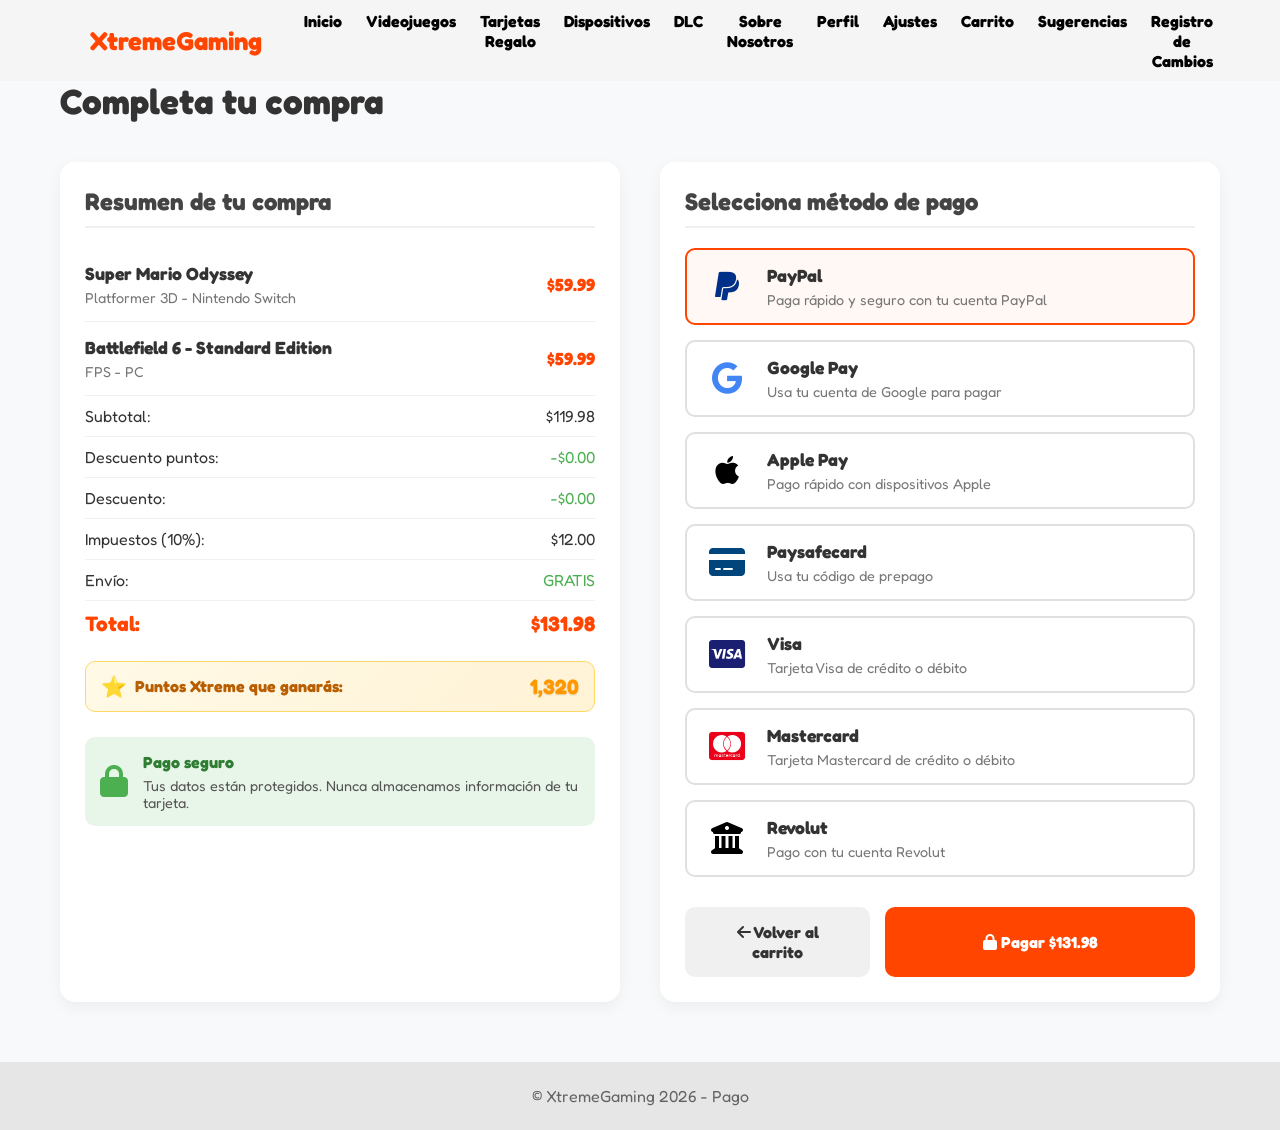
<file: pago.html>
<!DOCTYPE html>
<html lang="es">
<head>
    <meta charset="UTF-8">
    <meta name="viewport" content="width=device-width, initial-scale=1.0">
    <title>Pago - XtremeGaming</title>
    <link rel="icon" href="media/icono.png" type="image/x-icon">
    <link href="https://fonts.googleapis.com/css2?family=Fredoka:wght@300;400;500;600;700&display=swap" rel="stylesheet">
    <link rel="stylesheet" href="https://cdnjs.cloudflare.com/ajax/libs/font-awesome/6.4.0/css/all.min.css">
    <style>
        * {
            box-sizing: border-box;
            font-family: 'Fredoka', sans-serif;
        }
        
        body {
            margin: 0;
            background-color: #f8f9fa;
            color: #333;
        }
        
        .container {
            max-width: 1200px;
            margin: 0 auto;
            padding: 0 20px;
        }
        
        header {
            background-color: rgb(245,245,245);
            width: 100%;
        }
        
        header .logo {
            margin: 0;
            padding: 25px 30px;
            font-weight: bold;
            color: orangered;
            font-size: 1.6em;
        }
        
        header .container {
            display: flex;
            flex-direction: column;
            align-items: center;
        }
        
        header nav {
            display: flex;
            flex-direction: column;
            text-align: center;
            padding-bottom: 25px;
        }
        
        header a {
            padding: 5px 12px;
            text-decoration: none;
            font-weight: bold;
            color: black;
        }
        
        header a:hover {
            color: orangered;
        }
        
        @media (min-width: 720px) {
            header {
                position: fixed;
                width: 100%;
                top: 0;
                z-index: 1000;
            }
            
            header .container {
                flex-direction: row;
                justify-content: space-between;
            }
            
            header nav {
                flex-direction: row;
                padding-bottom: 0;
                padding-right: 20px;
            }
        }
        
        @media (min-width: 720px) {
            body {
                padding-top: 80px;
            }
        }
        
        .pago-container {
            display: grid;
            grid-template-columns: 1fr 1fr;
            gap: 40px;
            margin: 40px 0;
        }
        
        @media (max-width: 768px) {
            .pago-container {
                grid-template-columns: 1fr;
            }
        }
        
        .resumen-compra {
            background: white;
            border-radius: 15px;
            padding: 25px;
            box-shadow: 0 5px 15px rgba(0,0,0,0.05);
        }
        
        .metodos-pago {
            background: white;
            border-radius: 15px;
            padding: 25px;
            box-shadow: 0 5px 15px rgba(0,0,0,0.05);
        }
        
        h1 {
            color: #333;
            margin-top: 0;
            font-size: 2.2em;
            margin-bottom: 30px;
        }
        
        h2 {
            color: #444;
            margin-top: 0;
            border-bottom: 2px solid #f0f0f0;
            padding-bottom: 10px;
            font-size: 1.5em;
        }
        
        h3 {
            color: #555;
            font-size: 1.2em;
        }
        
        .producto-resumen {
            display: flex;
            justify-content: space-between;
            align-items: center;
            padding: 15px 0;
            border-bottom: 1px solid #f0f0f0;
        }
        
        .producto-info h4 {
            margin: 0 0 5px 0;
            font-size: 1.1em;
        }
        
        .producto-detalle {
            color: #777;
            font-size: 0.9em;
            margin: 0;
        }
        
        .producto-precio {
            font-weight: bold;
            color: orangered;
            font-size: 1.1em;
        }
        
        .linea-total {
            display: flex;
            justify-content: space-between;
            padding: 10px 0;
            border-bottom: 1px solid #f0f0f0;
        }
        
        .total-final {
            font-size: 1.3em;
            font-weight: bold;
            color: orangered;
            border-bottom: none !important;
        }
        
        .puntos-ganados {
            display: flex;
            justify-content: space-between;
            align-items: center;
            padding: 12px 15px;
            margin-top: 15px;
            background: linear-gradient(135deg, #fff9e6, #fff3d6);
            border-radius: 10px;
            border: 1px solid #ffd966;
            font-weight: bold;
        }
        
        .puntos-label {
            display: flex;
            align-items: center;
            gap: 8px;
            color: #b85e00;
        }
        
        .puntos-icono {
            font-size: 1.3em;
        }
        
        .puntos-cantidad {
            font-size: 1.3em;
            color: #ff9800;
            text-shadow: 0 1px 2px rgba(0,0,0,0.1);
        }
        
        .metodo-pago {
            display: flex;
            align-items: center;
            padding: 15px;
            border: 2px solid #e0e0e0;
            border-radius: 10px;
            margin-bottom: 15px;
            cursor: pointer;
            transition: all 0.3s;
        }
        
        .metodo-pago:hover {
            border-color: orangered;
            background-color: #fff8f5;
        }
        
        .metodo-pago.seleccionado {
            border-color: orangered;
            background-color: #fff8f5;
        }
        
        .icono-pago {
            font-size: 2em;
            margin-right: 15px;
            width: 50px;
            text-align: center;
        }
        
        .paypal { color: #003087; }
        .google { color: #4285F4; }
        .apple { color: #000000; }
        .paysafe { color: #00457c; }
        .visa { color: #1a1f71; }
        .mastercard { color: #eb001b; }
        .revolut { color: #000000; }
        
        .info-metodo h4 {
            margin: 0 0 5px 0;
            font-size: 1.1em;
        }
        
        .info-metodo p {
            margin: 0;
            color: #777;
            font-size: 0.9em;
        }
        
        .form-tarjeta {
            background: #f9f9f9;
            padding: 20px;
            border-radius: 10px;
            margin-top: 20px;
            display: none;
        }
        
        .form-tarjeta.visible {
            display: block;
        }
        
        .input-group {
            margin-bottom: 15px;
        }
        
        .input-group label {
            display: block;
            margin-bottom: 5px;
            font-weight: 500;
        }
        
        .input-group input {
            width: 100%;
            padding: 12px 15px;
            border: 1px solid #ddd;
            border-radius: 8px;
            font-size: 1em;
            transition: border-color 0.3s;
        }
        
        .input-group input:focus {
            border-color: orangered;
            outline: none;
        }
        
        .input-group input.error {
            border-color: #ff3333;
            background-color: #fff5f5;
        }
        
        .mensaje-error {
            color: #ff3333;
            font-size: 0.85em;
            margin-top: 5px;
            display: none;
        }
        
        .mensaje-error.visible {
            display: block;
        }
        
        .fila-inputs {
            display: grid;
            grid-template-columns: 1fr 1fr;
            gap: 15px;
        }
        
        .botones-accion {
            display: flex;
            justify-content: space-between;
            margin-top: 30px;
            gap: 15px;
        }
        
        .btn {
            padding: 15px 30px;
            border: none;
            border-radius: 10px;
            font-weight: bold;
            font-size: 1em;
            cursor: pointer;
            transition: all 0.3s;
            text-align: center;
            text-decoration: none;
            display: inline-block;
        }
        
        .btn-secundario {
            background-color: #f0f0f0;
            color: #333;
            flex: 1;
        }
        
        .btn-secundario:hover {
            background-color: #e0e0e0;
        }
        
        .btn-principal {
            background-color: orangered;
            color: white;
            flex: 2;
        }
        
        .btn-principal:hover {
            background-color: #e65c00;
        }
        
        footer {
            background-color: rgb(230,230,230);
            padding: 12px 0;
            margin-top: 60px;
        }
        
        footer p {
            margin: 0;
            padding: 12px;
            color: rgb(100,100,100);
            text-align: center;
        }
        
        .seguridad-info {
            background: #e8f5e9;
            border-radius: 10px;
            padding: 15px;
            margin-top: 25px;
            display: flex;
            align-items: center;
        }
        
        .seguridad-icono {
            font-size: 2em;
            color: #4CAF50;
            margin-right: 15px;
        }
        
        .seguridad-texto h4 {
            margin: 0 0 5px 0;
            color: #2e7d32;
        }
        
        .seguridad-texto p {
            margin: 0;
            color: #555;
            font-size: 0.9em;
        }
        
        body, h1, h2, h3, h4, h5, h6, p, span, a, button, input, textarea, select, label, li, ul, ol, div {
            font-family: 'Fredoka', sans-serif !important;
        }
    </style>
</head>
<body>
    <header>
        <div class="container">
            <p class="logo">XtremeGaming</p>
            <nav>
                <a href="index.html">Inicio</a>
                <a href="index.html#VideojuegosMas">Videojuegos</a>
                <a href="tarjetas.html">Tarjetas Regalo</a>
                <a href="dispositivos.html">Dispositivos</a>
                <a href="dlc.html">DLC</a>
                <a href="index.html#caracteristicas">Sobre Nosotros</a>
                <a href="perfil.html">Perfil</a>
                <a href="ajustes.html">Ajustes</a>
                <a href="carrito.html">Carrito</a>
                <a href="sugerencias.html">Sugerencias</a>
                <a href="actualizaciones.html">Registro de Cambios</a>
            </nav>
        </div>
    </header>

    <main class="container">
        <h1>Completa tu compra</h1>
        
        <div class="pago-container">
            <div class="resumen-compra">
                <h2>Resumen de tu compra</h2>
                
                <div class="producto-resumen">
                    <div class="producto-info">
                        <h4>Super Mario Odyssey</h4>
                        <p class="producto-detalle">Platformer 3D - Nintendo Switch</p>
                    </div>
                    <div class="producto-precio">$59.99</div>
                </div>
                
                <div class="producto-resumen">
                    <div class="producto-info">
                        <h4>Battlefield 6 - Standard Edition</h4>
                        <p class="producto-detalle">FPS - PC</p>
                    </div>
                    <div class="producto-precio">$59.99</div>
                </div>
                
                <div class="linea-total">
                    <span>Subtotal:</span>
                    <span id="subtotal">$119.98</span>
                </div>

                <div class="linea-total">
                    <span>Descuento puntos:</span>
                    <span style="color: #4CAF50;" id="descuento-puntos">-$0.00</span>
                </div>
                
                <div class="linea-total">
                    <span>Descuento:</span>
                    <span style="color: #4CAF50;" id="descuento-cupon">-$0.00</span>
                </div>
                
                <div class="linea-total">
                    <span>Impuestos (10%):</span>
                    <span id="impuestos">$12.00</span>
                </div>
                
                <div class="linea-total">
                    <span>Envío:</span>
                    <span style="color: #4CAF50;">GRATIS</span>
                </div>
                
                <div class="linea-total total-final">
                    <span>Total:</span>
                    <span id="total">$131.98</span>
                </div>
                
                <div class="puntos-ganados" id="puntos-ganados">
                    <span class="puntos-label">
                        <span class="puntos-icono">⭐</span>
                        <span>Puntos Xtreme que ganarás:</span>
                    </span>
                    <span class="puntos-cantidad" id="puntos-cantidad">1,320</span>
                </div>
                
                <div class="seguridad-info">
                    <div class="seguridad-icono">
                        <i class="fas fa-lock"></i>
                    </div>
                    <div class="seguridad-texto">
                        <h4>Pago seguro</h4>
                        <p>Tus datos están protegidos. Nunca almacenamos información de tu tarjeta.</p>
                    </div>
                </div>
            </div>
            
            <div class="metodos-pago">
                <h2>Selecciona método de pago</h2>
                
                <div class="metodo-pago" data-metodo="paypal">
                    <div class="icono-pago paypal">
                        <i class="fab fa-paypal"></i>
                    </div>
                    <div class="info-metodo">
                        <h4>PayPal</h4>
                        <p>Paga rápido y seguro con tu cuenta PayPal</p>
                    </div>
                </div>
                
                <div class="metodo-pago" data-metodo="google">
                    <div class="icono-pago google">
                        <i class="fab fa-google"></i>
                    </div>
                    <div class="info-metodo">
                        <h4>Google Pay</h4>
                        <p>Usa tu cuenta de Google para pagar</p>
                    </div>
                </div>
                
                <div class="metodo-pago" data-metodo="apple">
                    <div class="icono-pago apple">
                        <i class="fab fa-apple"></i>
                    </div>
                    <div class="info-metodo">
                        <h4>Apple Pay</h4>
                        <p>Pago rápido con dispositivos Apple</p>
                    </div>
                </div>
                
                <div class="metodo-pago" data-metodo="paysafe">
                    <div class="icono-pago paysafe">
                        <i class="fas fa-credit-card"></i>
                    </div>
                    <div class="info-metodo">
                        <h4>Paysafecard</h4>
                        <p>Usa tu código de prepago</p>
                    </div>
                </div>
                
                <div class="metodo-pago" data-metodo="tarjeta" data-tipo="visa">
                    <div class="icono-pago visa">
                        <i class="fab fa-cc-visa"></i>
                    </div>
                    <div class="info-metodo">
                        <h4>Visa</h4>
                        <p>Tarjeta Visa de crédito o débito</p>
                    </div>
                </div>
                
                <div class="metodo-pago" data-metodo="tarjeta" data-tipo="mastercard">
                    <div class="icono-pago mastercard">
                        <i class="fab fa-cc-mastercard"></i>
                    </div>
                    <div class="info-metodo">
                        <h4>Mastercard</h4>
                        <p>Tarjeta Mastercard de crédito o débito</p>
                    </div>
                </div>
                
                <div class="metodo-pago" data-metodo="revolut">
                    <div class="icono-pago revolut">
                        <i class="fas fa-university"></i>
                    </div>
                    <div class="info-metodo">
                        <h4>Revolut</h4>
                        <p>Pago con tu cuenta Revolut</p>
                    </div>
                </div>
                
                <div class="form-tarjeta" id="form-tarjeta">
                    <h3>Información de la tarjeta</h3>
                    <div class="input-group">
                        <label for="numero-tarjeta">Número de tarjeta</label>
                        <input type="text" id="numero-tarjeta" placeholder="1234 5678 9012 3456" maxlength="19">
                        <div class="mensaje-error" id="error-numero">El número de tarjeta debe tener 16 dígitos</div>
                    </div>
                    
                    <div class="input-group">
                        <label for="nombre-tarjeta">Nombre en la tarjeta</label>
                        <input type="text" id="nombre-tarjeta" placeholder="Ejemplo">
                        <div class="mensaje-error" id="error-nombre">Ingresa el nombre que aparece en la tarjeta</div>
                    </div>
                    
                    <div class="fila-inputs">
                        <div class="input-group">
                            <label for="fecha-expiracion">Fecha de expiración</label>
                            <input type="text" id="fecha-expiracion" placeholder="MM/AA" maxlength="5">
                            <div class="mensaje-error" id="error-fecha">Formato inválido. Usa MM/AA (ej: 12/25)</div>
                        </div>
                        
                        <div class="input-group">
                            <label for="cvv">CVV</label>
                            <input type="text" id="cvv" placeholder="123" maxlength="3">
                            <div class="mensaje-error" id="error-cvv">El CVV debe tener 3 dígitos</div>
                        </div>
                    </div>
                </div>
                
                <div class="botones-accion">
                    <a href="carrito.html" class="btn btn-secundario">
                        <i class="fas fa-arrow-left"></i> Volver al carrito
                    </a>
                    <button id="btn-pagar" class="btn btn-principal">
                        <i class="fas fa-lock"></i> Pagar $131.98
                    </button>
                </div>
            </div>
        </div>
    </main>

    <footer>
        <div class="container">
            <p>&copy; XtremeGaming 2026 - Pago</p>
        </div>
    </footer>

    <script>
        function calcularPuntos(total) {
            const totalNumero = parseFloat(total.replace('$', ''));
            const puntos = Math.round(totalNumero * 10);
            return puntos.toLocaleString();
        }

        document.addEventListener('DOMContentLoaded', function() {
            const totalElement = document.getElementById('total');
            const puntosCantidad = document.getElementById('puntos-cantidad');
            
            if (totalElement && puntosCantidad) {
                const puntos = calcularPuntos(totalElement.textContent);
                puntosCantidad.textContent = puntos;
            }
        });

        const metodosPago = document.querySelectorAll('.metodo-pago');
        const formularioTarjeta = document.getElementById('form-tarjeta');
        const btnPagar = document.getElementById('btn-pagar');
        let metodoSeleccionado = null;
        let tipoTarjetaSeleccionada = null;
        
        metodosPago.forEach(metodo => {
            metodo.addEventListener('click', function() {
                metodosPago.forEach(m => m.classList.remove('seleccionado'));
                
                this.classList.add('seleccionado');
                metodoSeleccionado = this.getAttribute('data-metodo');
                tipoTarjetaSeleccionada = this.getAttribute('data-tipo');
                
                if (metodoSeleccionado === 'tarjeta') {
                    formularioTarjeta.classList.add('visible');
                    const tipoDisplay = tipoTarjetaSeleccionada === 'visa' ? 'Visa' : 'Mastercard';
                    document.getElementById('numero-tarjeta').placeholder = `1234 5678 9012 3456 (${tipoDisplay})`;
                } else {
                    formularioTarjeta.classList.remove('visible');
                }
            });
        });
        
        document.getElementById('numero-tarjeta').addEventListener('input', function(e) {
            let valor = e.target.value.replace(/\s+/g, '').replace(/[^0-9]/gi, '');
            let formato = valor.match(/.{1,4}/g);
            if (formato) {
                e.target.value = formato.join(' ');
            }
            
            const numeroLimpio = valor.replace(/\D/g, '');
            if (numeroLimpio.length === 16) {
                this.classList.remove('error');
                document.getElementById('error-numero').classList.remove('visible');
            } else if (numeroLimpio.length > 0) {
                this.classList.add('error');
                document.getElementById('error-numero').classList.add('visible');
            } else {
                this.classList.remove('error');
                document.getElementById('error-numero').classList.remove('visible');
            }
        });
        
        document.getElementById('fecha-expiracion').addEventListener('input', function(e) {
            let valor = e.target.value;
            let valorLimpio = valor.replace(/[^0-9]/g, '');
            
            if (valorLimpio !== valor.replace(/\D/g, '')) {
                e.target.value = valorLimpio;
                return;
            }
            
            if (valorLimpio.length > 4) {
                valorLimpio = valorLimpio.substring(0, 4);
            }
            
            if (valorLimpio.length >= 2) {
                const mes = valorLimpio.substring(0, 2);
                const año = valorLimpio.substring(2, 4);
                
                const mesNum = parseInt(mes);
                if (mesNum < 1 || mesNum > 12) {
                    this.classList.add('error');
                    document.getElementById('error-fecha').textContent = 'Mes inválido. Usa 01-12';
                    document.getElementById('error-fecha').classList.add('visible');
                } else {
                    this.classList.remove('error');
                    document.getElementById('error-fecha').classList.remove('visible');
                }
                
                e.target.value = mes + '/' + año;
            } else {
                e.target.value = valorLimpio;
            }
            
            if (valorLimpio.length === 4) {
                const mes = parseInt(valorLimpio.substring(0, 2));
                const año = parseInt(valorLimpio.substring(2, 4));
                
                const añoActual = new Date().getFullYear() % 100;
                const mesActual = new Date().getMonth() + 1;
                
                if (mes < 1 || mes > 12) {
                    this.classList.add('error');
                    document.getElementById('error-fecha').textContent = 'Mes inválido. Usa 01-12';
                    document.getElementById('error-fecha').classList.add('visible');
                } else if (año < añoActual || (año === añoActual && mes < mesActual)) {
                    this.classList.add('error');
                    document.getElementById('error-fecha').textContent = 'La tarjeta ha expirado';
                    document.getElementById('error-fecha').classList.add('visible');
                } else {
                    this.classList.remove('error');
                    document.getElementById('error-fecha').classList.remove('visible');
                }
            }
        });
        
        document.getElementById('fecha-expiracion').addEventListener('keydown', function(e) {
            if (e.key === 'Backspace' || e.key === 'Delete') {
                setTimeout(() => {
                    if (this.value.length === 3 && this.value.charAt(2) === '/') {
                        this.value = this.value.substring(0, 2);
                    }
                }, 0);
            }
        });
        
        document.getElementById('cvv').addEventListener('input', function(e) {
            e.target.value = e.target.value.replace(/[^0-9]/g, '');
            
            if (e.target.value.length === 3) {
                this.classList.remove('error');
                document.getElementById('error-cvv').classList.remove('visible');
            } else if (e.target.value.length > 0) {
                this.classList.add('error');
                document.getElementById('error-cvv').classList.add('visible');
            } else {
                this.classList.remove('error');
                document.getElementById('error-cvv').classList.remove('visible');
            }
        });
        
        document.getElementById('nombre-tarjeta').addEventListener('input', function(e) {
            if (e.target.value.trim().length > 0) {
                this.classList.remove('error');
                document.getElementById('error-nombre').classList.remove('visible');
            } else {
                this.classList.add('error');
                document.getElementById('error-nombre').classList.add('visible');
            }
        });
        
        btnPagar.addEventListener('click', function() {
            if (!metodoSeleccionado) {
                alert('Por favor, selecciona un método de pago.');
                return;
            }
            
            if (metodoSeleccionado === 'tarjeta') {
                const numTarjeta = document.getElementById('numero-tarjeta').value.replace(/\s+/g, '');
                const nombre = document.getElementById('nombre-tarjeta').value.trim();
                const fecha = document.getElementById('fecha-expiracion').value;
                const cvv = document.getElementById('cvv').value;
                
                let hayErrores = false;
                
                if (!numTarjeta || numTarjeta.length !== 16) {
                    document.getElementById('numero-tarjeta').classList.add('error');
                    document.getElementById('error-numero').classList.add('visible');
                    hayErrores = true;
                }
                
                if (!nombre) {
                    document.getElementById('nombre-tarjeta').classList.add('error');
                    document.getElementById('error-nombre').classList.add('visible');
                    hayErrores = true;
                }
                
                if (!fecha || fecha.length !== 5 || !fecha.includes('/')) {
                    document.getElementById('fecha-expiracion').classList.add('error');
                    document.getElementById('error-fecha').textContent = 'Formato inválido. Usa MM/AA';
                    document.getElementById('error-fecha').classList.add('visible');
                    hayErrores = true;
                } else {
                    const partes = fecha.split('/');
                    const mes = parseInt(partes[0]);
                    const año = parseInt(partes[1]);
                    const añoActual = new Date().getFullYear() % 100;
                    const mesActual = new Date().getMonth() + 1;
                    
                    if (mes < 1 || mes > 12) {
                        document.getElementById('fecha-expiracion').classList.add('error');
                        document.getElementById('error-fecha').textContent = 'Mes inválido. Usa 01-12';
                        document.getElementById('error-fecha').classList.add('visible');
                        hayErrores = true;
                    } else if (año < añoActual || (año === añoActual && mes < mesActual)) {
                        document.getElementById('fecha-expiracion').classList.add('error');
                        document.getElementById('error-fecha').textContent = 'La tarjeta ha expirado';
                        document.getElementById('error-fecha').classList.add('visible');
                        hayErrores = true;
                    }
                }
                
                if (!cvv || cvv.length !== 3) {
                    document.getElementById('cvv').classList.add('error');
                    document.getElementById('error-cvv').classList.add('visible');
                    hayErrores = true;
                }
                
                if (hayErrores) {
                    alert('Por favor, corrige los errores en el formulario.');
                    return;
                }
            }
            
            btnPagar.innerHTML = '<i class="fas fa-spinner fa-spin"></i> Procesando...';
            btnPagar.disabled = true;
            
            setTimeout(() => {
                alert('¡Pago realizado con éxito! Tu pedido está en proceso. Gracias por tu compra.');
                window.location.href = 'index.html';
            }, 2000);
        });
        
        document.querySelector('.metodo-pago[data-metodo="paypal"]').click();
    </script>
</body>
</html>
</file>
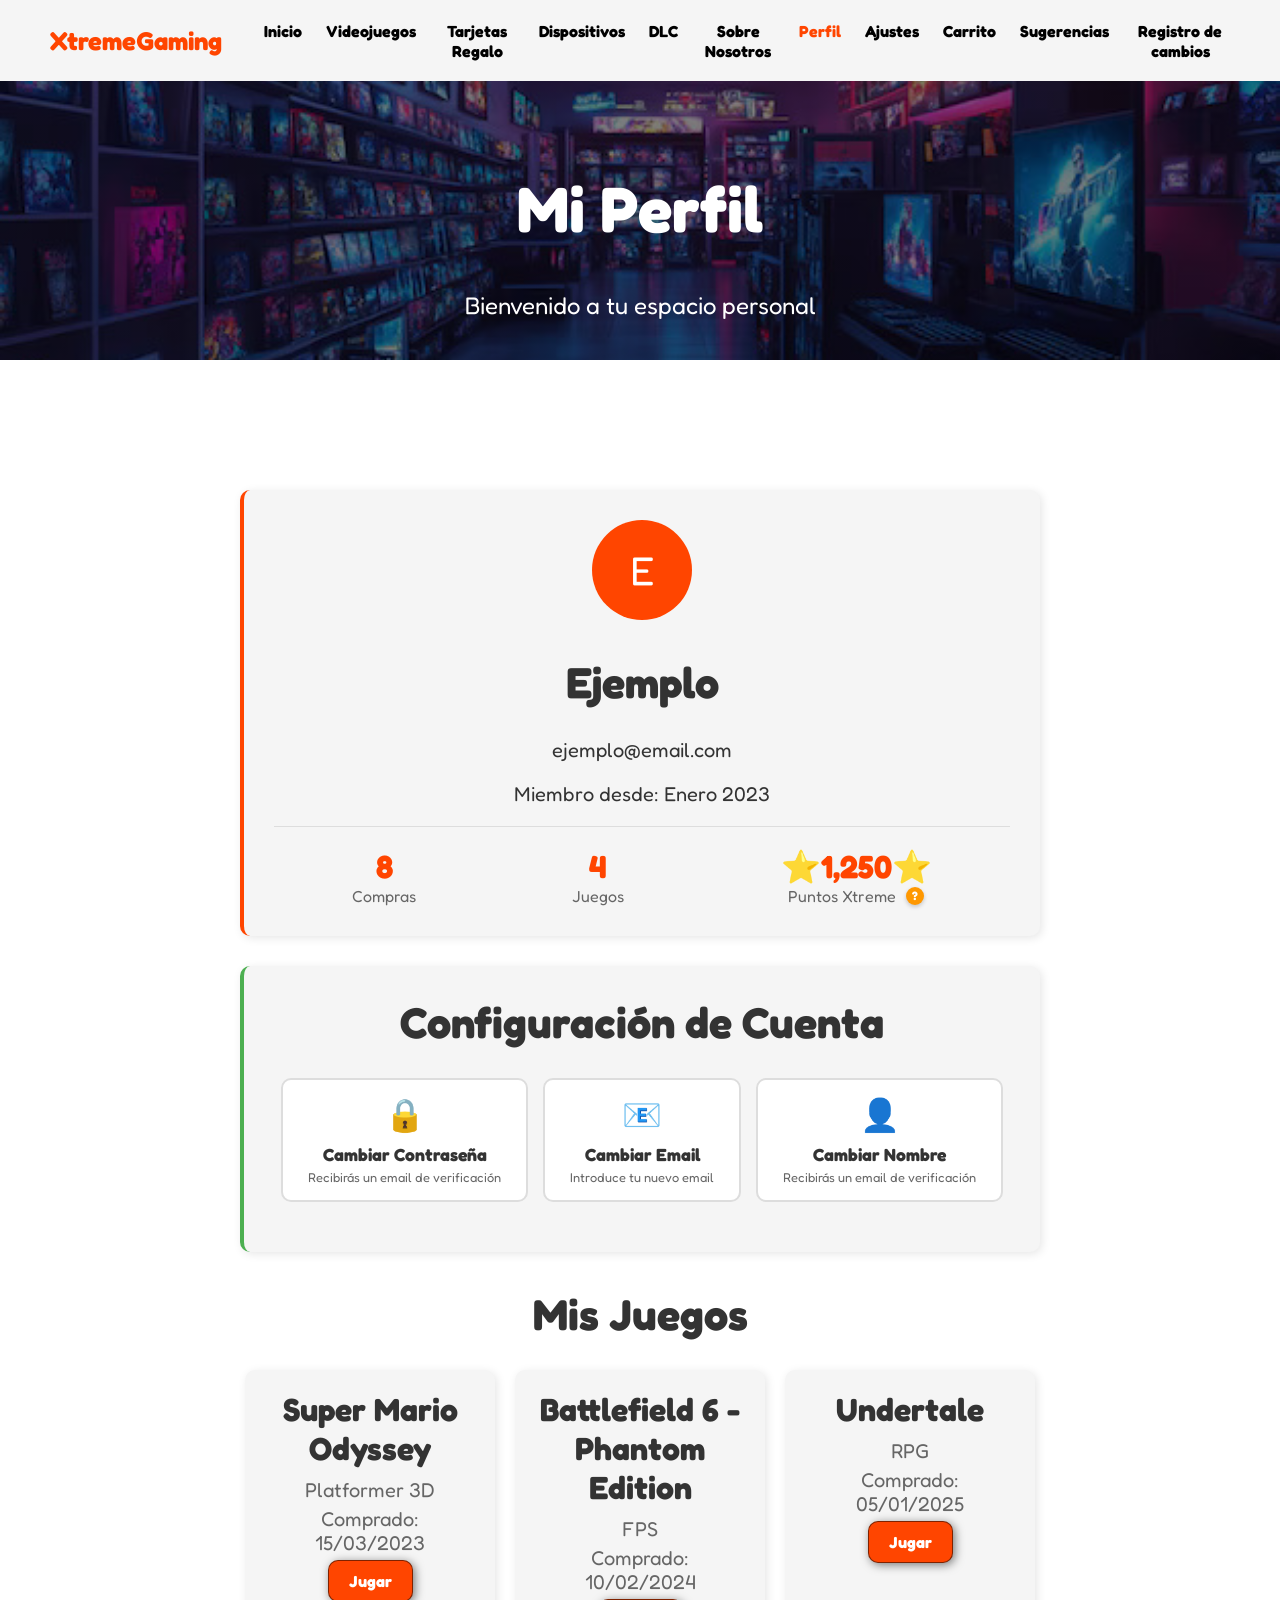
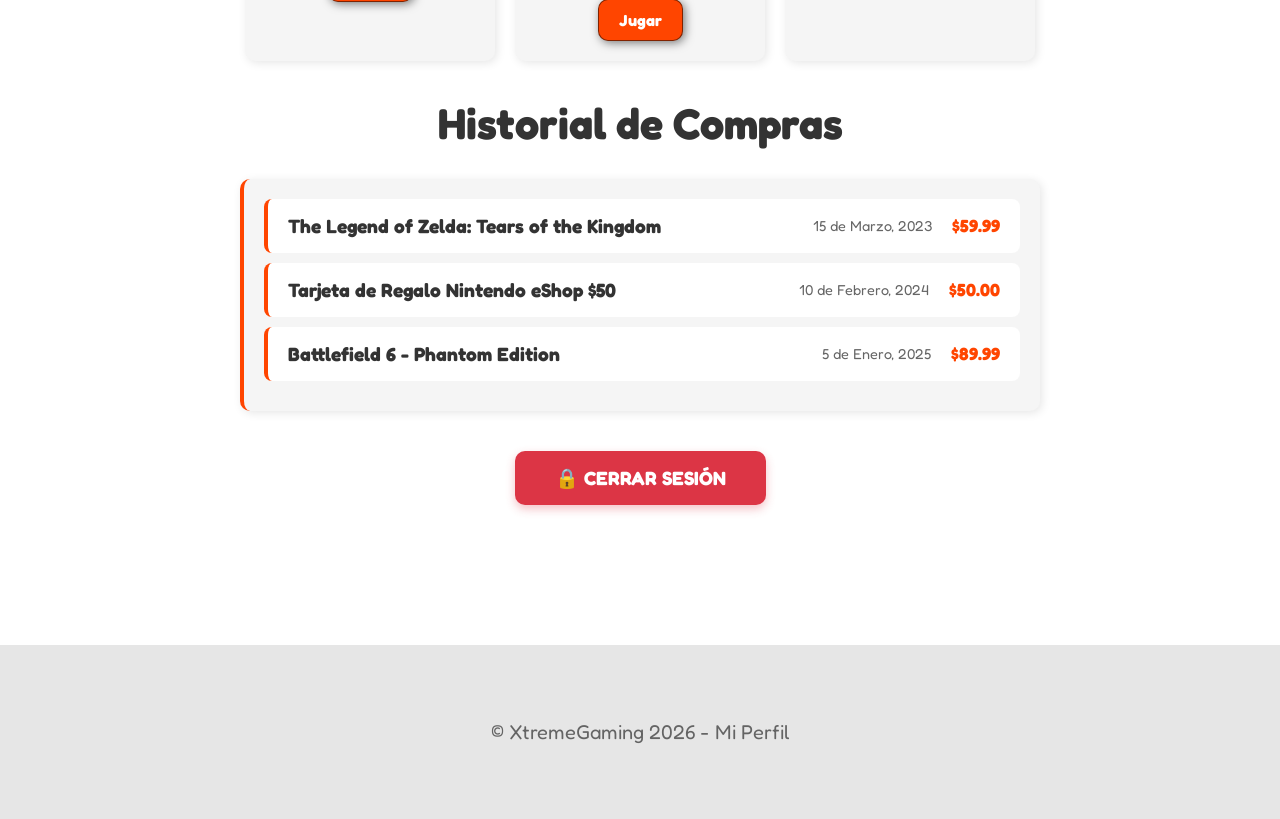
<file: perfil.html>
<!DOCTYPE html>
<html lang="es">
<head>
    <meta charset="UTF-8">
    <meta name="viewport" content="width=device-width, initial-scale=1.0">
    <title>Perfil - XtremeGaming</title>
    <link rel="icon" href="media/icono.png" type="image/x-icon">
    <link href="https://fonts.googleapis.com/css2?family=Fredoka:wght@300;400;500;600;700&display=swap" rel="stylesheet">
    <style>
        * {
            box-sizing: border-box;
            font-family: 'Fredoka', sans-serif;
        }
        
        html {
            scroll-behavior: smooth;
        }
        
        body {
            margin: 0;
            background-color: #f8f9fa;
            color: #333;
        }
        
        body.modal-abierto {
            overflow: hidden;
        }
        
        h1 { font-size: 3.5em; }
        h2 { font-size: 2.7em; }
        h3 { font-size: 2em; }
        p { font-size: 1.25em; }
        
        button {
            font-size: 1em;
            font-weight: bold;
            padding: 10px 20px;
            border-radius: 10px;
            border: 1px solid rgba(0,0,0,0.5);
            box-shadow: 2px 2px 10px rgba(0,0,0,0.5);
            color: white;
            background-color: orangered;
            cursor: pointer;
            font-family: 'Fredoka', sans-serif;
        }
        
        button:hover {
            background-color: rgba(255, 72, 0, 0.8);
        }
        
        .container {
            max-width: 1400px;
            margin: auto;
            padding: 0 20px;
        }

        header {
            background-color: rgb(245,245,245);
            width: 100%;
            position: fixed;
            top: 0;
            z-index: 1000;
        }
        
        header .logo {
            margin: 0;
            padding: 25px 30px;
            font-weight: bold;
            color: orangered;
            font-size: 1.6em;
        }
        
        header .container {
            display: flex;
            flex-direction: column;
            align-items: center;
        }
        
        header nav {
            display: flex;
            flex-direction: column;
            text-align: center;
            padding-bottom: 25px;
        }
        
        header a {
            padding: 5px 12px;
            text-decoration: none;
            font-weight: bold;
            color: black;
            font-family: 'Fredoka', sans-serif;
        }
        
        header a:hover {
            color: orangered;
        }

        #perfil-hero {
            display: flex;
            align-items: center;
            justify-content: center;
            text-align: center;
            flex-direction: column;
            height: 40vh;
            background-image: linear-gradient(0deg, rgba(0,0,0,0.5), rgba(0,0,0,0.5)),
            url(media/room-with-lot-games-video-game-wall_875765-5370.jpg);
            background-repeat: no-repeat;
            background-size: cover;
            background-position: center center;
            padding-top: 100px;
            margin-top: 80px;
        }
        
        #perfil-hero h1 {
            color: white;
            margin-bottom: 20px;
            font-family: 'Fredoka', sans-serif;
        }
        
        #perfil-hero p {
            color: white;
            font-size: 1.5em;
            font-family: 'Fredoka', sans-serif;
        }

        #perfil-contenido {
            padding: 100px 12px;
            background-color: white;
        }
        
        #perfil-contenido h2 {
            text-align: center;
            margin-bottom: 30px;
            color: #333;
            font-family: 'Fredoka', sans-serif;
        }

        .perfil-card {
            background-color: #f5f5f5;
            padding: 30px;
            margin: 30px auto;
            max-width: 800px;
            border-radius: 10px;
            border-left: 4px solid orangered;
            box-shadow: 2px 2px 10px rgba(0,0,0,0.1);
            text-align: center;
        }
        
        .avatar {
            width: 100px;
            height: 100px;
            background-color: orangered;
            border-radius: 50%;
            margin: 0 auto 20px;
            color: white;
            font-size: 2.5em;
            display: flex;
            align-items: center;
            justify-content: center;
        }
        
        .estadisticas {
            display: flex;
            justify-content: space-around;
            margin-top: 20px;
            padding-top: 20px;
            border-top: 1px solid #ddd;
            align-items: center;
        }
        
        .estadistica {
            text-align: center;
            position: relative;
        }
        
        .numero {
            font-size: 2em;
            font-weight: bold;
            color: orangered;
            display: block;
        }
        
        .label {
            color: #666;
            display: flex;
            align-items: center;
            justify-content: center;
            gap: 5px;
        }
        
        .info-btn {
            display: inline-flex;
            align-items: center;
            justify-content: center;
            width: 18px;
            height: 18px;
            border-radius: 50%;
            background-color: #ff9800;
            color: white;
            font-size: 12px;
            font-weight: bold;
            cursor: pointer;
            border: none;
            margin-left: 5px;
            padding: 0;
            line-height: 1;
            box-shadow: 0 2px 4px rgba(0,0,0,0.2);
            transition: all 0.2s;
        }
        
        .info-btn:hover {
            background-color: #e68900;
            transform: scale(1.1);
        }
        
        .modal-puntos {
            max-width: 450px;
        }
        
        .modal-puntos h3 {
            color: #ff9800;
            margin-top: 0;
            display: flex;
            align-items: center;
            gap: 10px;
        }
        
        .modal-puntos ul {
            padding-left: 20px;
        }
        
        .modal-puntos li {
            margin-bottom: 10px;
            color: #555;
        }
        
        .modal-puntos .puntos-destacado {
            background: #fff3e0;
            padding: 15px;
            border-radius: 8px;
            margin: 15px 0;
            border-left: 4px solid #ff9800;
        }

        .configuracion-card {
            background-color: #f5f5f5;
            padding: 30px;
            margin: 30px auto;
            max-width: 800px;
            border-radius: 10px;
            border-left: 4px solid #4CAF50;
            box-shadow: 2px 2px 10px rgba(0,0,0,0.1);
        }
        
        .configuracion-grid {
            display: flex;
            flex-wrap: wrap;
            gap: 15px;
            justify-content: center;
            margin: 20px 0;
        }
        
        .config-btn {
            display: flex;
            flex-direction: column;
            align-items: center;
            padding: 15px 25px;
            background-color: white;
            border: 2px solid #ddd;
            border-radius: 10px;
            cursor: pointer;
            transition: all 0.3s;
            min-width: 160px;
        }
        
        .config-btn:hover {
            border-color: #4CAF50;
            transform: translateY(-2px);
        }
        
        .config-btn.pass-btn:hover { border-color: #ff9800; }
        .config-btn.email-btn:hover { border-color: #2196F3; }
        .config-btn.name-btn:hover { border-color: #9C27B0; }
        
        .config-icon {
            font-size: 2em;
            margin-bottom: 10px;
        }
        
        .config-text {
            font-weight: bold;
            font-size: 1.1em;
        }
        
        .config-desc {
            font-size: 0.8em;
            color: #666;
            margin-top: 5px;
        }
        
        .cerrar-sesion-container {
            text-align: center;
            margin: 40px auto;
            max-width: 800px;
        }
        
        .cerrar-sesion-btn {
            background-color: #dc3545;
            padding: 15px 40px;
            font-size: 1.2em;
            border: none;
            box-shadow: 0 4px 10px rgba(220, 53, 69, 0.3);
            transition: all 0.3s;
        }
        
        .cerrar-sesion-btn:hover {
            background-color: #c82333;
            transform: translateY(-2px);
            box-shadow: 0 6px 15px rgba(220, 53, 69, 0.4);
        }
        
        .modal-overlay {
            display: none;
            position: fixed;
            top: 0;
            left: 0;
            width: 100%;
            height: 100%;
            background-color: rgba(0,0,0,0.5);
            z-index: 2000;
            justify-content: center;
            align-items: center;
        }
        
        .modal {
            background-color: white;
            padding: 30px;
            border-radius: 15px;
            max-width: 400px;
            width: 90%;
            box-shadow: 0 5px 25px rgba(0,0,0,0.2);
            max-height: 90vh;
            overflow-y: auto;
        }
        
        .modal h3 {
            margin-top: 0;
            color: #333;
        }
        
        .modal input {
            width: 100%;
            padding: 12px;
            margin: 10px 0;
            border: 1px solid #ddd;
            border-radius: 5px;
            font-family: 'Fredoka', sans-serif;
        }
        
        .modal-buttons {
            display: flex;
            gap: 10px;
            justify-content: flex-end;
            margin-top: 20px;
        }
        
        .modal-btn {
            padding: 10px 20px;
            border: none;
            border-radius: 5px;
            cursor: pointer;
            font-weight: bold;
        }
        
        .modal-btn.cancel {
            background-color: #f0f0f0;
            color: #333;
        }
        
        .modal-btn.confirm {
            background-color: #4CAF50;
            color: white;
        }
        
        .modal-btn.danger {
            background-color: #dc3545;
            color: white;
        }

        .juegos-grid {
            display: flex;
            justify-content: center;
            gap: 20px;
            flex-wrap: wrap;
            margin: 20px 0;
        }
        
        .juego-card {
            width: 250px;
            padding: 20px;
            background-color: #f5f5f5;
            border-radius: 10px;
            text-align: center;
            box-shadow: 2px 2px 10px rgba(0,0,0,0.1);
        }
        
        .juego-card h3 {
            margin: 0 0 10px 0;
            font-family: 'Fredoka', sans-serif;
        }
        
        .juego-card p {
            color: #666;
            margin: 5px 0;
            font-family: 'Fredoka', sans-serif;
        }

        .historial-item {
            background-color: white;
            padding: 15px 20px;
            margin-bottom: 10px;
            border-radius: 8px;
            border-left: 4px solid orangered;
            display: flex;
            justify-content: space-between;
            align-items: center;
        }
        
        .historial-item > div {
            display: flex;
            justify-content: space-between;
            align-items: center;
            flex: 1;
            margin-right: 20px;
        }
        
        .historial-item h3 {
            margin: 0;
            font-size: 1.2em;
        }
        
        .fecha {
            color: #666;
            font-size: 0.9em;
            white-space: nowrap;
            margin-left: 20px;
        }
        
        .precio {
            color: orangered;
            font-weight: bold;
            font-size: 1.1em;
            white-space: nowrap;
        }

        footer {
            background-color: rgb(230,230,230);
            padding: 12px 0;
        }
        
        footer p {
            margin: 0;
            padding: 12px;
            color: rgb(100,100,100);
            text-align: center;
        }
        
        footer .container {
            display: flex;
            justify-content: center;
            align-items: center;
            height: 150px;
        }

        @media (min-width: 720px) {
            header .container {
                flex-direction: row;
                justify-content: space-between;
            }
            
            header nav {
                flex-direction: row;
                padding-bottom: 0;
                padding-right: 20px;
            }
            
            #perfil-hero h1 {
                font-size: 4em;
            }
            
            #perfil-hero {
                margin-top: 0;
            }
        }
        
        @media (max-width: 768px) {
            .estadisticas {
                flex-direction: column;
                gap: 15px;
            }
            
            .historial-item {
                flex-direction: column;
                align-items: flex-start;
            }
            
            .historial-item > div {
                width: 100%;
                margin-right: 0;
                margin-bottom: 10px;
                flex-wrap: wrap;
            }
            
            .fecha {
                margin-left: 0;
            }
            
            .configuracion-grid {
                flex-direction: column;
                align-items: center;
            }
            
            .config-btn {
                width: 100%;
                max-width: 250px;
            }
        }
        
        body, h1, h2, h3, h4, h5, h6, p, span, a, button, input, textarea, select, label, li, ul, ol, div {
            font-family: 'Fredoka', sans-serif !important;
        }
    </style>
</head>
<body>

<header>
    <div class="container">
        <p class="logo">XtremeGaming</p>
        <nav>
            <a href="index.html">Inicio</a>
            <a href="index.html#VideojuegosMas">Videojuegos</a>
            <a href="tarjetas.html">Tarjetas Regalo</a>
            <a href="dispositivos.html">Dispositivos</a>
            <a href="dlc.html">DLC</a>
            <a href="index.html#caracteristicas">Sobre Nosotros</a>
            <a href="perfil.html" style="color: orangered;">Perfil</a>
            <a href="ajustes.html">Ajustes</a>
            <a href="carrito.html">Carrito</a>
            <a href="sugerencias.html">Sugerencias</a>
            <a href="actualizaciones.html">Registro de cambios</a>
        </nav>
    </div>
</header>

<section id="perfil-hero">
    <h1>Mi Perfil</h1>
    <p>Bienvenido a tu espacio personal</p>
</section>

<section id="perfil-contenido">
    <div class="container">
        <div class="perfil-card">
            <div class="avatar">E</div>
            <h2 id="nombre-usuario">Ejemplo</h2>
            <p id="email-usuario">ejemplo@email.com</p>
            <p>Miembro desde: Enero 2023</p>
            
            <div class="estadisticas">
                <div class="estadistica">
                    <span class="numero">8</span>
                    <span class="label">Compras</span>
                </div>
                <div class="estadistica">
                    <span class="numero">4</span>
                    <span class="label">Juegos</span>
                </div>
                <div class="estadistica">
                    <span class="numero" id="puntos-usuario">⭐1,250⭐</span>
                    <span class="label">
                        Puntos Xtreme
                        <button class="info-btn" onclick="abrirModalPuntos()">?</button>
                    </span>
                </div>
            </div>
        </div>
        
        <div id="modal-puntos" class="modal-overlay" onclick="cerrarModalPuntos(event)">
            <div class="modal modal-puntos" onclick="event.stopPropagation()">
                <h3>
                    <span>⭐</span>
                    ¿Qué son los Puntos Xtreme?
                </h3>
                
                <div class="puntos-destacado">
                    <p style="margin: 0; font-weight: bold; color: #ff9800;">Tus puntos actuales: <span id="modal-puntos-cantidad">1,250</span></p>
                </div>
                
                <ul>
                    <li><strong>Gana puntos:</strong> Por cada compra recibes puntos equivalentes al 10% del total (ej: $100 = 1,000 puntos).</li>
                    <li><strong>Canjea tus puntos:</strong> 100 puntos = $1 de descuento en una de tus futuras compras.</li>
                    <li><strong>Máximo por compra:</strong> Puedes canjear hasta 1,000 puntos ($10) en una sola compra.</li>
                    <li><strong>Solo múltiplos de 100:</strong> Debes canjear puntos de 100 en 100 (100, 200, 300...).</li>
                    <li><strong>Participa en sorteos:</strong> Usa 50 puntos para participar en cada uno de nuestros sorteos diarios.</li>
                    <li><strong>Los puntos no caducan:</strong> Acumula todos los que quieras y úsalos cuando mejor te convenga.</li>
                </ul>
                
                <p style="background: #f5f5f5; padding: 10px; border-radius: 5px; margin-bottom: 0;">
                    💡 <strong>Consejo:</strong> Cuanto más compras, más puntos acumulas. ¡Revisa los sorteos diarios en la seccion de Videojuegos para ganar premios increíbles!
                </p>
                
                <div class="modal-buttons">
                    <button class="modal-btn confirm" onclick="cerrarModalPuntos()">Entendido</button>
                </div>
            </div>
        </div>
        
        <div class="configuracion-card">
            <h2 style="text-align: center; margin-top: 0;">Configuración de Cuenta</h2>
            
            <div class="configuracion-grid">
                <div class="config-btn pass-btn" onclick="abrirModal('pass')">
                    <span class="config-icon">🔒</span>
                    <span class="config-text">Cambiar Contraseña</span>
                    <span class="config-desc">Recibirás un email de verificación</span>
                </div>
                
                <div class="config-btn email-btn" onclick="abrirModal('email')">
                    <span class="config-icon">📧</span>
                    <span class="config-text">Cambiar Email</span>
                    <span class="config-desc">Introduce tu nuevo email</span>
                </div>
                
                <div class="config-btn name-btn" onclick="abrirModal('name')">
                    <span class="config-icon">👤</span>
                    <span class="config-text">Cambiar Nombre</span>
                    <span class="config-desc">Recibirás un email de verificación</span>
                </div>
            </div>
        </div>
        
        <div id="modal-pass" class="modal-overlay">
            <div class="modal">
                <h3>Cambiar Contraseña</h3>
                <p>Se enviará un email de verificación a <strong id="email-actual-pass">ejemplo@email.com</strong></p>
                <p style="font-size: 0.9em; color: #666;">Haz clic en el enlace del email para continuar con el cambio de contraseña.</p>
                <div class="modal-buttons">
                    <button class="modal-btn cancel" onclick="cerrarModal('pass')">Cancelar</button>
                    <button class="modal-btn confirm" onclick="enviarVerificacion('pass')">Enviar verificación</button>
                </div>
            </div>
        </div>
        
        <div id="modal-email" class="modal-overlay">
            <div class="modal">
                <h3>Cambiar Email</h3>
                <p>Email actual: <strong id="email-actual-email">ejemplo@email.com</strong></p>
                <input type="email" id="nuevo-email" placeholder="Nuevo email">
                <p style="font-size: 0.9em; color: #666;">Te enviaremos un código de verificación a este nuevo email.</p>
                <div class="modal-buttons">
                    <button class="modal-btn cancel" onclick="cerrarModal('email')">Cancelar</button>
                    <button class="modal-btn confirm" onclick="enviarVerificacion('email')">Enviar verificación</button>
                </div>
            </div>
        </div>
        
        <div id="modal-name" class="modal-overlay">
            <div class="modal">
                <h3>Cambiar Nombre</h3>
                <p>Nombre actual: <strong id="nombre-actual">Ejemplo</strong></p>
                <p>Se enviará un email de verificación a <strong id="email-actual-name">ejemplo@email.com</strong></p>
                <p style="font-size: 0.9em; color: #666;">Haz clic en el enlace del email para confirmar el cambio de nombre.</p>
                <div class="modal-buttons">
                    <button class="modal-btn cancel" onclick="cerrarModal('name')">Cancelar</button>
                    <button class="modal-btn confirm" onclick="enviarVerificacion('name')">Enviar verificación</button>
                </div>
            </div>
        </div>
        
        <!-- MODAL DE CONFIRMACIÓN DE CIERRE DE SESIÓN -->
        <div id="modal-cerrar" class="modal-overlay" onclick="cerrarModalCerrar(event)">
            <div class="modal" onclick="event.stopPropagation()">
                <h3>🔒 Cerrar Sesión</h3>
                <p>¿Estás seguro de que quieres cerrar sesión?</p>
                <p style="font-size: 0.9em; color: #666;">Tendrás que volver a iniciar sesión para acceder a tu perfil.</p>
                <div class="modal-buttons">
                    <button class="modal-btn cancel" onclick="cerrarModalCerrar()">Cancelar</button>
                    <button class="modal-btn danger" onclick="cerrarSesion()">Sí, cerrar sesión</button>
                </div>
            </div>
        </div>
        
        <h2>Mis Juegos</h2>
        <div class="juegos-grid">
            <div class="juego-card">
                <h3>Super Mario Odyssey</h3>
                <p>Platformer 3D</p>
                <p>Comprado: 15/03/2023</p>
                <button onclick="alert('Iniciando juego: Super Mario Odyssey')">Jugar</button>
            </div>
            
            <div class="juego-card">
                <h3>Battlefield 6 - Phantom Edition</h3>
                <p>FPS</p>
                <p>Comprado: 10/02/2024</p>
                <button onclick="alert('Iniciando juego: Battlefield 6 - Phantom Edition')">Jugar</button>
            </div>
            
            <div class="juego-card">
                <h3>Undertale</h3>
                <p>RPG</p>
                <p>Comprado: 05/01/2025</p>
                <button onclick="alert('Iniciando juego: Undertale')">Jugar</button>
            </div>
        </div>
        
        <h2>Historial de Compras</h2>
        <div class="perfil-card" style="padding: 20px;">
            <div class="historial-item">
                <div>
                    <h3>The Legend of Zelda: Tears of the Kingdom</h3>
                    <span class="fecha">15 de Marzo, 2023</span>
                </div>
                <span class="precio">$59.99</span>
            </div>
            
            <div class="historial-item">
                <div>
                    <h3>Tarjeta de Regalo Nintendo eShop $50</h3>
                    <span class="fecha">10 de Febrero, 2024</span>
                </div>
                <span class="precio">$50.00</span>
            </div>
            
            <div class="historial-item">
                <div>
                    <h3>Battlefield 6 - Phantom Edition</h3>
                    <span class="fecha">5 de Enero, 2025</span>
                </div>
                <span class="precio">$89.99</span>
            </div>
        </div>
        
        <div class="cerrar-sesion-container">
            <button class="cerrar-sesion-btn" onclick="abrirModalCerrar()">
                🔒 CERRAR SESIÓN
            </button>
        </div>
        
    </div>
</section>

<footer>
    <div class="container">
        <p>&copy; XtremeGaming 2026 - Mi Perfil</p>
    </div>
</footer>

<script>
    function abrirModalPuntos() {
        const puntosUsuario = document.getElementById('puntos-usuario').textContent;
        document.getElementById('modal-puntos-cantidad').textContent = puntosUsuario.replace(/[^0-9,]/g, '');
        
        document.getElementById('modal-puntos').style.display = 'flex';
        document.body.classList.add('modal-abierto');
    }
    
    function cerrarModalPuntos(event) {
        if (!event || event.target === document.getElementById('modal-puntos')) {
            document.getElementById('modal-puntos').style.display = 'none';
            document.body.classList.remove('modal-abierto');
        }
    }
    
    function abrirModal(tipo) {
        document.getElementById(`modal-${tipo}`).style.display = 'flex';
        document.body.classList.add('modal-abierto');
    }
    
    function cerrarModal(tipo) {
        document.getElementById(`modal-${tipo}`).style.display = 'none';
        document.body.classList.remove('modal-abierto');
        if (tipo === 'email') {
            document.getElementById('nuevo-email').value = '';
        }
    }
    
    function abrirModalCerrar() {
        document.getElementById('modal-cerrar').style.display = 'flex';
        document.body.classList.add('modal-abierto');
    }
    
    function cerrarModalCerrar(event) {
        if (!event || event.target === document.getElementById('modal-cerrar')) {
            document.getElementById('modal-cerrar').style.display = 'none';
            document.body.classList.remove('modal-abierto');
        }
    }
    
    function cerrarSesion() {
        alert('✅ Has cerrado sesión correctamente.\nSerás redirigido a la página de inicio.');
        
        window.location.href = 'index.html';
    }
    
    function enviarVerificacion(tipo) {
        const emailActual = 'ejemplo@email.com';
        const nombreActual = 'Ejemplo';
        
        if (tipo === 'email') {
            const nuevoEmail = document.getElementById('nuevo-email').value.trim();
            
            if (!nuevoEmail) {
                alert('❌ Por favor, ingresa un nuevo email');
                return;
            }
            
            if (!nuevoEmail.includes('@') || !nuevoEmail.includes('.')) {
                alert('❌ Por favor, ingresa un email válido');
                return;
            }
            
            alert(`✅ Se ha enviado un código de verificación a ${nuevoEmail}\nPor favor, revisa tu bandeja de entrada.`);
            document.getElementById('email-usuario').textContent = nuevoEmail;
            document.getElementById('email-actual-email').textContent = nuevoEmail;
            document.getElementById('email-actual-pass').textContent = nuevoEmail;
            document.getElementById('email-actual-name').textContent = nuevoEmail;
            
        } else if (tipo === 'pass') {
            alert(`✅ Se ha enviado un email de verificación a ${emailActual}\nHaz clic en el enlace para cambiar tu contraseña.`);
            
        } else if (tipo === 'name') {
            alert(`✅ Se ha enviado un email de verificación a ${emailActual}\nHaz clic en el enlace para confirmar el cambio de nombre.`);
        }
        
        cerrarModal(tipo);
    }
    
    window.onclick = function(event) {
        if (event.target.classList.contains('modal-overlay') && 
            event.target.id !== 'modal-puntos' && 
            event.target.id !== 'modal-cerrar') {
            event.target.style.display = 'none';
            document.body.classList.remove('modal-abierto');
            if (event.target.id === 'modal-email') {
                document.getElementById('nuevo-email').value = '';
            }
        }
    };
</script>

</body>
</html>
</file>
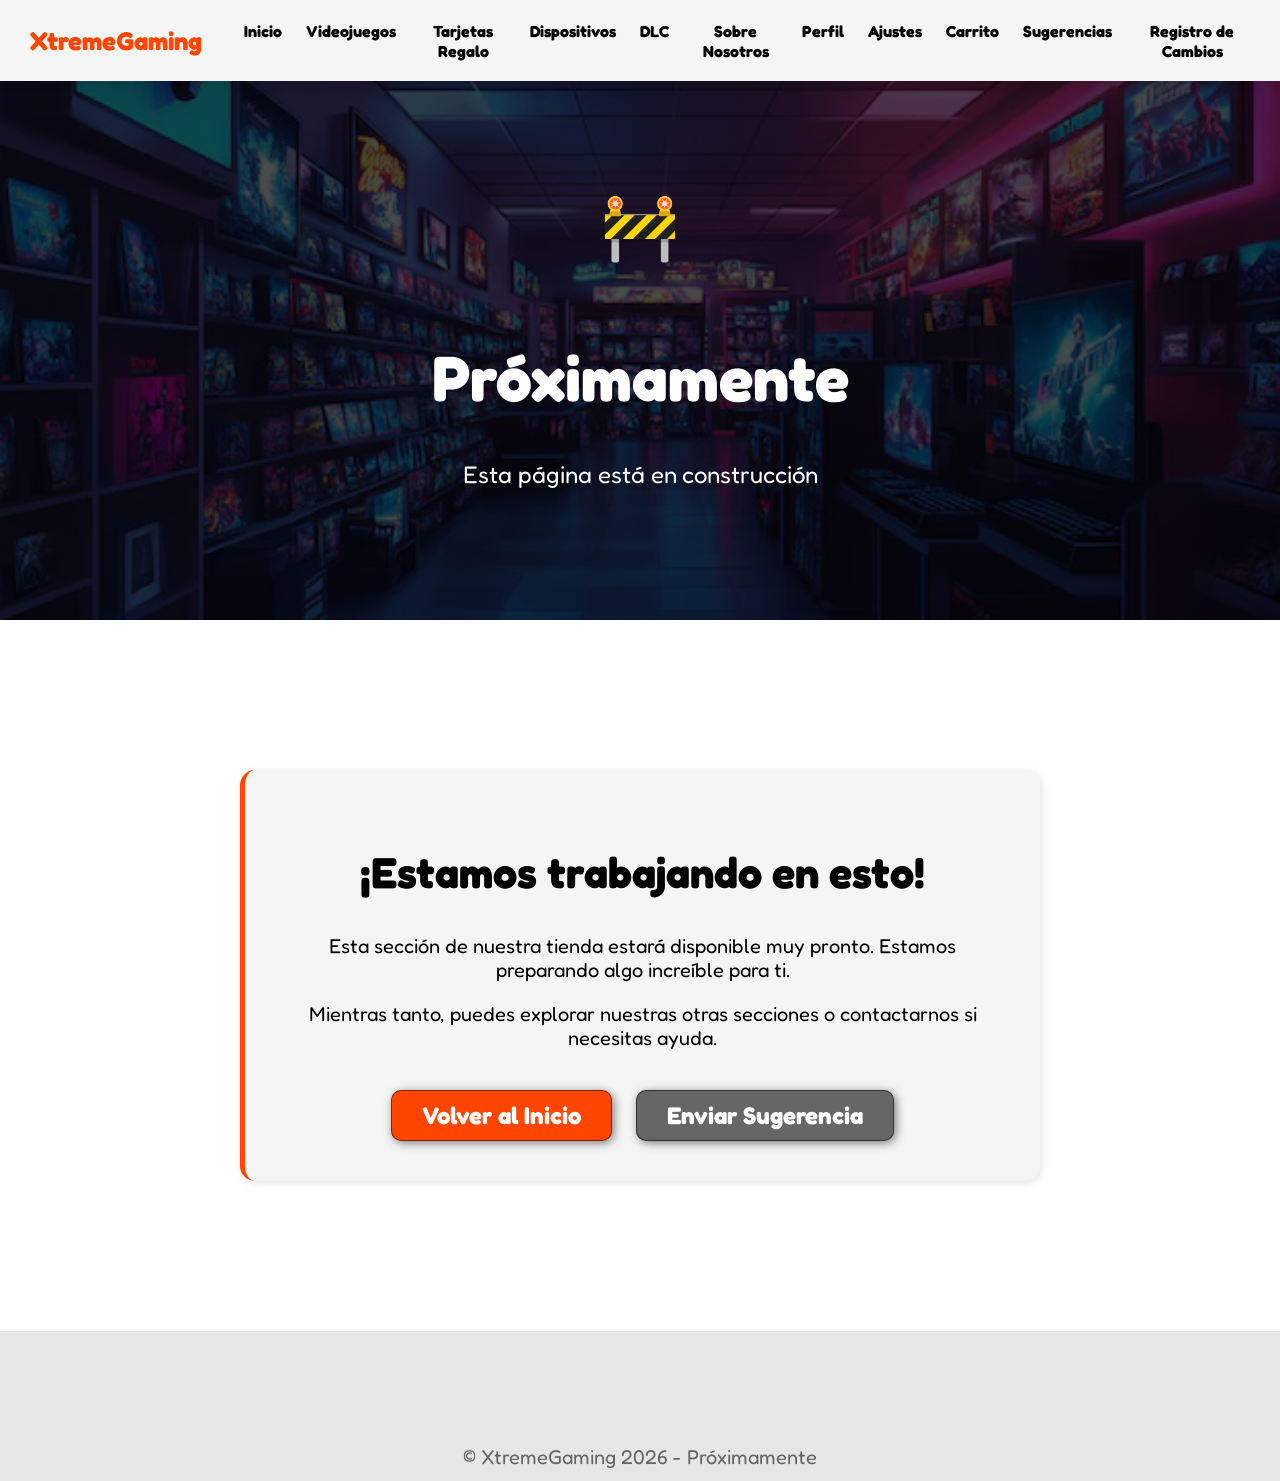
<file: proximamente.html>
<!DOCTYPE html>
<html lang="en">
<head>
    <meta charset="UTF-8">
    <meta name="viewport" content="width=device-width, initial-scale=1.0">
    <title>Próximamente - XtremeGaming</title>
    <link rel="icon" href="media/icono.png" type="image/x-icon">
    <link href="https://fonts.googleapis.com/css2?family=Fredoka:wght@300;400;500;600;700&display=swap" rel="stylesheet">
    <style>
        body {
            padding-top: 80px;
            margin: 0;
            font-family: 'Fredoka', sans-serif;
        }
        
        *{
            box-sizing: border-box;
        }

        html{
            scroll-behavior: smooth;
        }

        h1{ font-size: 3.5em; font-family: 'Fredoka', sans-serif;}
        h2{ font-size: 2.7em; font-family: 'Fredoka', sans-serif;}
        h3{ font-size: 2em; font-family: 'Fredoka', sans-serif;}
        p{ font-size: 1.25em; font-family: 'Fredoka', sans-serif;}
        ul{ list-style: none;}
        li{ font-size: 1.25em; font-family: 'Fredoka', sans-serif;}

        button{
            font-size: 1.5em;
            font-weight: bold;
            padding: 10px 30px;
            border-radius: 10px;
            border: 1px solid rgba(0,0,0,0.5);
            box-shadow: 2px 2px 10px rgba(0,0,0,0.5);
            color: white;
            background-color: orangered;
            cursor: pointer;
            font-family: 'Fredoka', sans-serif;
        }

        button:hover{
            background-color: rgba(255, 72, 0, 0.8);
        }

        .container{
            max-width: 1400px;
            margin: auto;
        }

        .color-acento{ color:orangered; }

        header{
            background-color: rgb(245,245,245);
            position: fixed;
            top: 0;
            left: 0;
            right: 0;
            z-index: 1000;
            width: 100%;
            box-shadow: 0 2px 10px rgba(0,0,0,0.1);
        }

        header .logo{
            margin: 0;
            padding: 25px 30px;
            font-weight: bold;
            color: orangered;
            font-size: 1.6em;
            font-family: 'Fredoka', sans-serif;
        }

        header .container{
            display: flex;
            flex-direction: column;
            align-items: center;
        }

        header nav{
            display: flex;
            flex-direction: column;
            text-align: center;
            padding-bottom: 25px;
        }

        header a{
            padding: 5px 12px;
            text-decoration: none;
            font-weight: bold;
            color: black;
            font-family: 'Fredoka', sans-serif;
        }

        header a:hover{
            color: orangered;
        }

        #proximamente-hero{
            display: flex;
            align-items: center;
            justify-content: center;
            text-align: center;
            flex-direction: column;
            height: 60vh;
            background-image: linear-gradient(
                0deg,
                rgba(0,0,0,0.7),
                rgba(0,0,0,0.7)
            ),
            url(media/room-with-lot-games-video-game-wall_875765-5370.jpg);
            background-repeat: no-repeat;
            background-size: cover;
            background-position: center center;
            margin-top: 0;
        }

        #proximamente-hero h1{
            color: white;
            margin-bottom: 20px;
            font-family: 'Fredoka', sans-serif;
        }

        #proximamente-hero p{
            font-family: 'Fredoka', sans-serif;
        }

        .icono-proximamente {
            font-size: 4em;
            margin-bottom: 20px;
        }

        .mensaje-proximamente {
            background-color: #f5f5f5;
            padding: 40px;
            border-radius: 15px;
            max-width: 800px;
            margin: 50px auto;
            border-left: 5px solid orangered;
            box-shadow: 2px 2px 10px rgba(0,0,0,0.1);
            text-align: center;
        }

        footer{
            background-color: rgb(230,230,230);
        }

        footer p{
            margin: 0;
            padding: 12px;
            color: rgb(100,100,100);
            font-family: 'Fredoka', sans-serif;
        }

        footer .container{
            height: 150px;
            justify-content: center;
            display: flex;
            align-items: flex-end;
        }

        @media (min-width: 720px){
            header .container{
                flex-direction: row;
                justify-content: space-between;
            }

            header nav{
                flex-direction: row;
                padding-bottom: 0;
                padding-right: 20px;
            }

            #proximamente-hero h1{
                font-size: 4em;
            }
        }
        
        body, h1, h2, h3, h4, h5, h6, p, span, a, button, input, textarea, select, label, li, ul, ol, div {
            font-family: 'Fredoka', sans-serif !important;
        }
    </style>
</head>
<body>

<header>
    <div class="container">
        <p class="logo">XtremeGaming</p>
        <nav>
            <a href="index.html">Inicio</a>
            <a href="index.html#VideojuegosMas">Videojuegos</a>
            <a href="tarjetas.html">Tarjetas Regalo</a>
            <a href="dispositivos.html">Dispositivos</a>
            <a href="dlc.html">DLC</a>
            <a href="index.html#caracteristicas">Sobre Nosotros</a>
            <a href="perfil.html">Perfil</a>
            <a href="ajustes.html">Ajustes</a>
            <a href="carrito.html">Carrito</a>
            <a href="sugerencias.html">Sugerencias</a>
            <a href="actualizaciones.html">Registro de Cambios</a>
        </nav>
    </div>
</header>

<section id="proximamente-hero">
    <div class="icono-proximamente">🚧</div>
    <h1>Próximamente</h1>
    <p style="color: white; font-size: 1.5em;">Esta página está en construcción</p>
</section>

<section style="padding: 100px 12px; background-color: white;">
    <div class="container">
        <div class="mensaje-proximamente">
            <h2>¡Estamos trabajando en esto!</h2>
            <p>Esta sección de nuestra tienda estará disponible muy pronto. Estamos preparando algo increíble para ti.</p>
            <p>Mientras tanto, puedes explorar nuestras otras secciones o contactarnos si necesitas ayuda.</p>
            
            <div style="margin-top: 40px;">
                <button onclick="location.href='index.html'">Volver al Inicio</button>
                <button onclick="location.href='sugerencias.html'" style="margin-left: 20px; background-color: #666;">Enviar Sugerencia</button>
            </div>
        </div>
    </div>
</section>

<footer>
    <div class="container">
        <p>&copy; XtremeGaming 2026 - Próximamente</p>
    </div>
</footer>

</body>
</html>
</file>
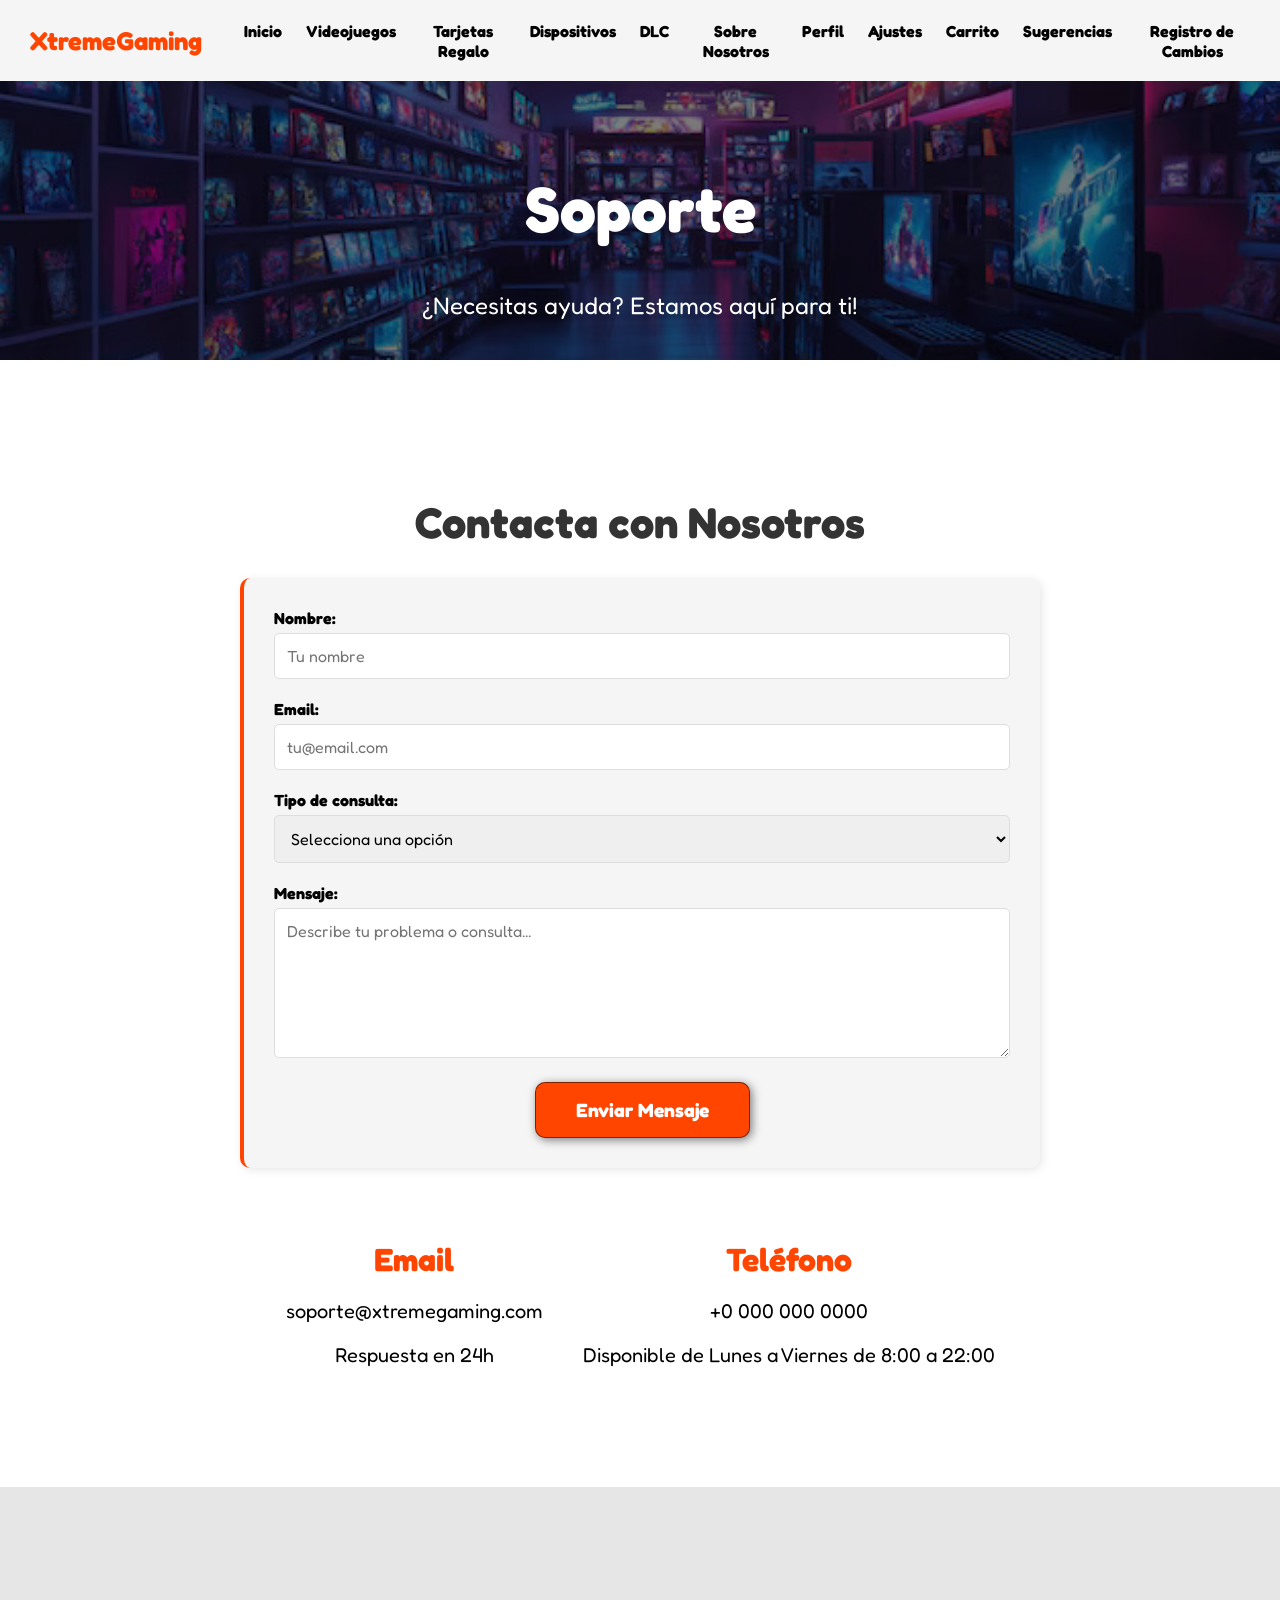
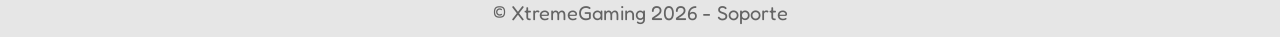
<file: soporte.html>
<!DOCTYPE html>
<html lang="en">
<head>
    <meta charset="UTF-8">
    <meta name="viewport" content="width=device-width, initial-scale=1.0">
    <link rel="icon" href="media/icono.png" type="image/x-icon">
    <title>Soporte - XtremeGaming</title>
    <link href="https://fonts.googleapis.com/css2?family=Fredoka:wght@300;400;500;600;700&display=swap" rel="stylesheet">
    <style>
        *{ 
            box-sizing: border-box;
            font-family: 'Fredoka', sans-serif !important;
        }
        html{ scroll-behavior: smooth; }
        body{ margin: 0; }
        h1{ font-size: 3.5em; } h2{ font-size: 2.7em; } h3{ font-size: 2em; } p{ font-size: 1.25em; }
        button{
            font-size: 1em; font-weight: bold; padding: 10px 20px; border-radius: 10px;
            border: 1px solid rgba(0,0,0,0.5); box-shadow: 2px 2px 10px rgba(0,0,0,0.5);
            color: white; background-color: orangered; cursor: pointer;
            font-family: 'Fredoka', sans-serif;
        }
        button:hover{ background-color: rgba(255, 72, 0, 0.8); }
        .container{ max-width: 1400px; margin: auto; }

        header{ background-color: rgb(245,245,245); position: fixed; width: 100%; z-index: 1000; }
        header .logo{ margin: 0; padding: 25px 30px; font-weight: bold; color: orangered; font-size: 1.6em; font-family: 'Fredoka', sans-serif; }
        header .container{ display: flex; flex-direction: column; align-items: center; }
        header nav{ display: flex; flex-direction: column; text-align: center; padding-bottom: 25px; }
        header a{ padding: 5px 12px; text-decoration: none; font-weight: bold; color: black; font-family: 'Fredoka', sans-serif; }
        header a:hover{ color: orangered; }

        #soporte-hero{
            display: flex; align-items: center; justify-content: center; text-align: center; flex-direction: column;
            height: 40vh; background-image: linear-gradient(0deg, rgba(0,0,0,0.5), rgba(0,0,0,0.5)),
            url(media/room-with-lot-games-video-game-wall_875765-5370.jpg);
            background-repeat: no-repeat; background-size: cover; background-position: center center;
            padding-top: 100px;
        }
        #soporte-hero h1{ color: white; margin-bottom: 20px; font-family: 'Fredoka', sans-serif; }

        #soporte-contenido{ padding: 100px 12px; background-color: white; }
        #soporte-contenido h2{ text-align: center; margin-bottom: 30px; color: #333; font-family: 'Fredoka', sans-serif; }

        .form-card{
            background-color: #f5f5f5; padding: 30px; margin: 30px auto; max-width: 800px; 
            border-radius: 10px; border-left: 4px solid orangered; box-shadow: 2px 2px 10px rgba(0,0,0,0.1);
        }
        .form-group{ margin-bottom: 20px; }
        label{ display: block; margin-bottom: 5px; font-weight: bold; font-family: 'Fredoka', sans-serif; }
        input, select, textarea{
            width: 100%; padding: 12px; border: 1px solid #ddd; border-radius: 5px;
            font-family: 'Fredoka', sans-serif; font-size: 1em;
        }
        textarea{ height: 150px; resize: vertical; }
        input::placeholder, textarea::placeholder { font-family: 'Fredoka', sans-serif; }

        .contacto-info{
            display: flex; justify-content: center; gap: 40px; margin-top: 40px; text-align: center;
        }
        .contacto-item h3{ color: orangered; margin-bottom: 10px; font-family: 'Fredoka', sans-serif; }
        .contacto-item p { font-family: 'Fredoka', sans-serif; }

        footer{ background-color: rgb(230,230,230); }
        footer p{ margin: 0; padding: 12px; color: rgb(100,100,100); font-family: 'Fredoka', sans-serif; }
        footer .container{ height: 150px; justify-content: center; display: flex; align-items: flex-end; }

        @media (min-width: 720px){
            header .container{ flex-direction: row; justify-content: space-between; }
            header nav{ flex-direction: row; padding-bottom: 0; padding-right: 20px; }
            #soporte-hero h1{ font-size: 4em; }
        }
        @media (max-width: 768px){
            .contacto-info{ flex-direction: column; gap: 20px; }
        }

        body, h1, h2, h3, h4, h5, h6, p, span, a, button, input, textarea, select, label, li, ul, ol, div {
            font-family: 'Fredoka', sans-serif !important;
        }
    </style>
</head>
<body>

<header>
    <div class="container">
        <p class="logo">XtremeGaming</p>
        <nav>
            <a href="index.html">Inicio</a>
            <a href="index.html#VideojuegosMas">Videojuegos</a>
            <a href="tarjetas.html">Tarjetas Regalo</a>
            <a href="dispositivos.html">Dispositivos</a>
            <a href="dlc.html">DLC</a>
            <a href="index.html#caracteristicas">Sobre Nosotros</a>
            <a href="perfil.html">Perfil</a>
            <a href="ajustes.html">Ajustes</a>
            <a href="carrito.html">Carrito</a>
            <a href="sugerencias.html">Sugerencias</a>
            <a href="actualizaciones.html">Registro de Cambios</a>
        </nav>
    </div>
</header>

<section id="soporte-hero">
    <h1>Soporte</h1>
    <p style="color: white; font-size: 1.5em;">¿Necesitas ayuda? Estamos aquí para ti!</p>
</section>

<section id="soporte-contenido">
    <div class="container">
        <h2>Contacta con Nosotros</h2>
        
        <div class="form-card">
            <form id="form-soporte">
                <div class="form-group">
                    <label for="nombre">Nombre:</label>
                    <input type="text" id="nombre" placeholder="Tu nombre" required>
                </div>
                
                <div class="form-group">
                    <label for="email">Email:</label>
                    <input type="email" id="email" placeholder="tu@email.com" required>
                </div>
                
                <div class="form-group">
                    <label for="asunto">Tipo de consulta:</label>
                    <select id="asunto" required>
                        <option value="">Selecciona una opción</option>
                        <option value="problema-compra">Problema con una compra</option>
                        <option value="error-cuenta">Error en mi cuenta</option>
                        <option value="problema-juego">Problema con un juego</option>
                        <option value="problema-juego">Problema con una tarjeta regalo</option>
                        <option value="problema-juego">Problema con un dispositivo</option>
                        <option value="problema-juego">Problema con un DLC</option>
                        <option value="problema-juego">Problema con un sorteo</option>
                        <option value="sugerencia">Sugerencia</option>
                    </select>
                </div>
                
                <div class="form-group">
                    <label for="mensaje">Mensaje:</label>
                    <textarea id="mensaje" placeholder="Describe tu problema o consulta..." required></textarea>
                </div>
                
                <div style="text-align: center;">
                    <button type="submit" style="font-size: 1.2em; padding: 15px 40px;">Enviar Mensaje</button>
                </div>
            </form>
        </div>
        
        <div class="contacto-info">
            <div class="contacto-item">
                <h3>Email</h3>
                <p>soporte@xtremegaming.com</p>
                <p>Respuesta en 24h</p>
            </div>
            
            <div class="contacto-item">
                <h3>Teléfono</h3>
                <p>+0 000 000 0000</p>
                <p>Disponible de Lunes a Viernes de 8:00 a 22:00</p>
            </div>
        </div>
    </div>
</section>

<footer>
    <div class="container">
        <p>&copy; XtremeGaming 2026 - Soporte</p>
    </div>
</footer>

<script>
    document.getElementById('form-soporte').onsubmit = function(e) {
        e.preventDefault();
        alert('¡Gracias por contactarnos! Te responderemos pronto.');
        this.reset();
    };
</script>

</body>
</html>
</file>
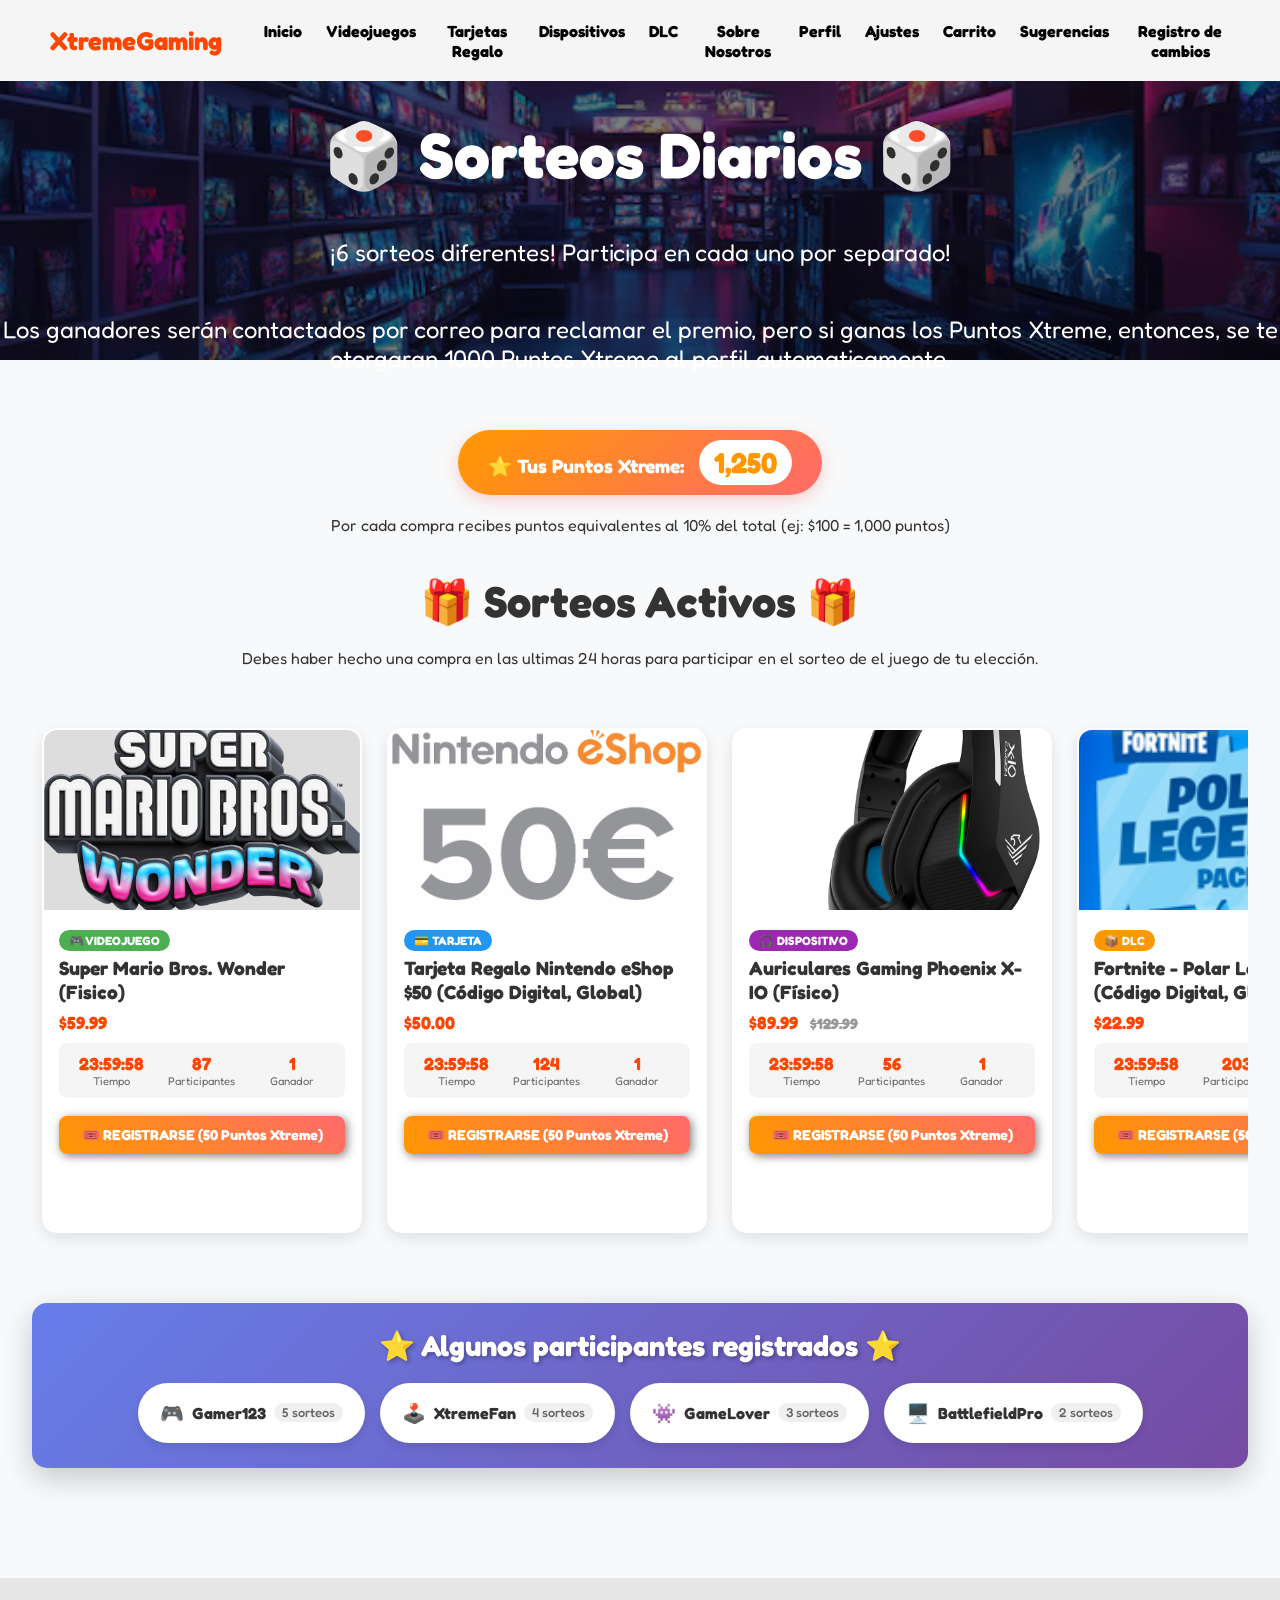
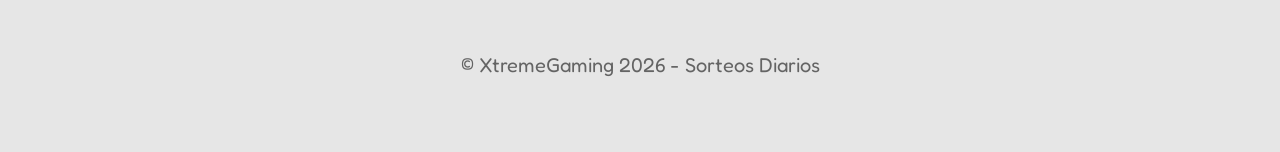
<file: sorteos.html>
<!DOCTYPE html>
<html lang="es">
<head>
    <meta charset="UTF-8">
    <meta name="viewport" content="width=device-width, initial-scale=1.0">
    <title>Sorteos - XtremeGaming</title>
    <link rel="icon" href="media/icono.png" type="image/x-icon">
    <link href="https://fonts.googleapis.com/css2?family=Fredoka:wght@300;400;500;600;700&display=swap" rel="stylesheet">
    <style>
        * {
            box-sizing: border-box;
            font-family: 'Fredoka', sans-serif !important;
        }
        
        html {
            scroll-behavior: smooth;
        }
        
        body {
            margin: 0;
            background-color: #f8f9fa;
            color: #333;
        }
        
        body.modal-abierto {
            overflow: hidden;
        }
        
        h1 { font-size: 3.5em; }
        h2 { font-size: 2.7em; }
        h3 { font-size: 2em; }
        h4 { font-size: 1.5em; }
        p { font-size: 1.25em; }
        
        button {
            font-size: 1em;
            font-weight: bold;
            padding: 10px 20px;
            border-radius: 10px;
            border: 1px solid rgba(0,0,0,0.5);
            box-shadow: 2px 2px 10px rgba(0,0,0,0.5);
            color: white;
            background-color: orangered;
            cursor: pointer;
            font-family: 'Fredoka', sans-serif;
        }
        
        button:hover {
            background-color: rgba(255, 72, 0, 0.8);
        }
        
        button:disabled {
            background-color: #ccc;
            cursor: not-allowed;
        }
        
        .container {
            max-width: 1400px;
            margin: auto;
            padding: 0 20px;
        }
        
        .color-acento {
            color: orangered;
        }

        header {
            background-color: rgb(245,245,245);
            width: 100%;
            position: fixed;
            top: 0;
            z-index: 1000;
        }
        
        header .logo {
            margin: 0;
            padding: 25px 30px;
            font-weight: bold;
            color: orangered;
            font-size: 1.6em;
        }
        
        header .container {
            display: flex;
            flex-direction: column;
            align-items: center;
        }
        
        header nav {
            display: flex;
            flex-direction: column;
            text-align: center;
            padding-bottom: 25px;
        }
        
        header a {
            padding: 5px 12px;
            text-decoration: none;
            font-weight: bold;
            color: black;
        }
        
        header a:hover {
            color: orangered;
        }

        #sorteos-hero {
            display: flex;
            align-items: center;
            justify-content: center;
            text-align: center;
            flex-direction: column;
            height: 40vh;
            background-image: linear-gradient(0deg, rgba(0,0,0,0.5), rgba(0,0,0,0.5)),
            url(media/room-with-lot-games-video-game-wall_875765-5370.jpg);
            background-repeat: no-repeat;
            background-size: cover;
            background-position: center center;
            padding-top: 100px;
            margin-top: 80px;
        }
        
        #sorteos-hero h1 {
            color: white;
            margin-bottom: 20px;
        }
        
        #sorteos-hero p {
            color: white;
            font-size: 1.5em;
        }

        .puntos-bar {
            background: linear-gradient(135deg, #ff9800, #ff6b6b);
            color: white;
            padding: 15px 30px;
            border-radius: 50px;
            display: inline-block;
            margin: 20px auto;
            font-weight: bold;
            font-size: 1.2em;
            box-shadow: 0 5px 15px rgba(255, 107, 107, 0.3);
        }
        
        .puntos-valor {
            font-size: 1.5em;
            margin-left: 10px;
            background: white;
            color: #ff9800;
            padding: 5px 15px;
            border-radius: 30px;
        }

        .sorteos-container {
            overflow-x: auto;
            padding: 20px 0;
            margin: 40px 0;
            white-space: nowrap;
            -webkit-overflow-scrolling: touch;
            scrollbar-width: thin;
            scrollbar-color: orangered #f0f0f0;
        }
        
        .sorteos-container::-webkit-scrollbar {
            height: 8px;
        }
        
        .sorteos-container::-webkit-scrollbar-track {
            background: #f0f0f0;
            border-radius: 10px;
        }
        
        .sorteos-container::-webkit-scrollbar-thumb {
            background: orangered;
            border-radius: 10px;
        }
        
        .sorteos-fila {
            display: inline-flex;
            gap: 25px;
            padding: 0 10px;
        }
        
        .sorteo-card {
            background: white;
            border-radius: 15px;
            overflow: hidden;
            box-shadow: 0 5px 15px rgba(0,0,0,0.1);
            transition: transform 0.3s;
            border: 2px solid transparent;
            width: 320px;
            display: inline-block;
            vertical-align: top;
            white-space: normal;
        }
        
        .sorteo-card:hover {
            transform: translateY(-5px);
            border-color: orangered;
        }
        
        .sorteo-imagen {
            width: 100%;
            height: 180px;
            object-fit: cover;
            background-color: #ddd;
            display: flex;
            align-items: center;
            justify-content: center;
            font-size: 3em;
            color: #999;
        }
        
        .sorteo-contenido {
            padding: 15px;
        }
        
        .sorteo-titulo {
            font-size: 1.2em;
            font-weight: bold;
            margin: 0 0 5px 0;
            white-space: normal;
            display: flex;
            align-items: center;
            gap: 5px;
        }
        
        .sorteo-categoria {
            display: inline-block;
            padding: 3px 10px;
            border-radius: 12px;
            font-size: 0.75em;
            font-weight: bold;
            margin: 5px 0;
        }
        
        .categoria-juego { background-color: #4CAF50; color: white; }
        .categoria-tarjeta { background-color: #2196F3; color: white; }
        .categoria-dispositivo { background-color: #9C27B0; color: white; }
        .categoria-dlc { background-color: #ff9800; color: white; }
        .categoria-puntos { background: linear-gradient(135deg, #ffd700, #ffa500); color: white; }
        .categoria-juegoeleccion { background-color: #ff00ff; color: white; }
        
        .sorteo-precio {
            font-size: 1.1em;
            font-weight: bold;
            color: orangered;
            margin: 8px 0;
        }
        
        .sorteo-original {
            text-decoration: line-through;
            color: #999;
            font-size: 0.85em;
            margin-left: 8px;
        }
        
        .sorteo-stats {
            background: #f5f5f5;
            border-radius: 8px;
            padding: 10px;
            margin: 10px 0;
            display: flex;
            justify-content: space-between;
            align-items: center;
            flex-wrap: nowrap;
            gap: 5px;
        }
        
        .stat-item {
            text-align: center;
            flex: 1;
            min-width: 0;
        }
        
        .stat-numero {
            font-size: 1.1em;
            font-weight: bold;
            color: orangered;
        }
        
        .stat-label {
            color: #666;
            font-size: 0.7em;
        }
        
        .registro-sorteo-btn {
            width: 100%;
            padding: 10px;
            background: linear-gradient(45deg, #ff9800, #ff6b6b);
            border: none;
            border-radius: 8px;
            color: white;
            font-weight: bold;
            cursor: pointer;
            transition: all 0.3s;
            margin-top: 8px;
            font-size: 0.9em;
        }
        
        .registro-sorteo-btn:hover:not(:disabled) {
            transform: scale(1.02);
        }
        
        .registro-sorteo-btn.registrado {
            background: #4CAF50;
        }
        
        .registro-sorteo-btn.bloqueado {
            background: #7f8c8d;
            cursor: not-allowed;
            opacity: 0.7;
        }
        
        .puntos-costo {
            font-size: 0.75em;
            margin-left: 5px;
            opacity: 0.9;
        }
        
        .requisito-badge {
            display: inline-block;
            padding: 3px 10px;
            border-radius: 12px;
            font-size: 0.7em;
            font-weight: bold;
            margin: 5px 0;
            background-color: #8e44ad;
            color: white;
        }
        
        .info-btn {
            display: inline-flex;
            align-items: center;
            justify-content: center;
            width: 20px;
            height: 20px;
            border-radius: 50%;
            background-color: #8e44ad;
            color: white;
            font-size: 12px;
            font-weight: bold;
            cursor: pointer;
            border: none;
            margin-left: 5px;
            padding: 0;
            line-height: 1;
            box-shadow: 0 2px 4px rgba(0,0,0,0.2);
            transition: all 0.2s;
        }
        
        .info-btn:hover {
            background-color: #9b59b6;
            transform: scale(1.1);
        }
        
        .modal-requisitos {
            max-width: 450px;
        }
        
        .modal-requisitos h3 {
            color: #8e44ad;
            margin-top: 0;
            display: flex;
            align-items: center;
            gap: 10px;
        }
        
        .modal-requisitos ul {
            padding-left: 20px;
        }
        
        .modal-requisitos li {
            margin-bottom: 10px;
            color: #555;
        }
        
        .modal-requisitos .requisito-destacado {
            background: #f3e8ff;
            padding: 15px;
            border-radius: 8px;
            margin: 15px 0;
            border-left: 4px solid #8e44ad;
        }

        .modal-overlay {
            display: none;
            position: fixed;
            top: 0;
            left: 0;
            width: 100%;
            height: 100%;
            background-color: rgba(0,0,0,0.5);
            z-index: 2000;
            justify-content: center;
            align-items: center;
        }
        
        .modal {
            background-color: white;
            padding: 30px;
            border-radius: 15px;
            max-width: 400px;
            width: 90%;
            box-shadow: 0 5px 25px rgba(0,0,0,0.2);
            max-height: 90vh;
            overflow-y: auto;
        }
        
        .modal h3 {
            margin-top: 0;
            color: #333;
        }
        
        .modal-buttons {
            display: flex;
            gap: 10px;
            justify-content: flex-end;
            margin-top: 20px;
        }
        
        .modal-btn {
            padding: 10px 20px;
            border: none;
            border-radius: 5px;
            cursor: pointer;
            font-weight: bold;
        }
        
        .modal-btn.cancel {
            background-color: #f0f0f0;
            color: #333;
        }
        
        .modal-btn.confirm {
            background-color: #8e44ad;
            color: white;
        }

        .participantes-destacados {
            background: linear-gradient(135deg, #667eea 0%, #764ba2 100%);
            border-radius: 15px;
            padding: 25px;
            margin-top: 50px;
            box-shadow: 0 10px 30px rgba(0,0,0,0.2);
        }
        
        .participantes-titulo {
            color: white;
            margin-top: 0;
            margin-bottom: 20px;
            text-align: center;
            font-size: 1.8em;
            text-shadow: 2px 2px 4px rgba(0,0,0,0.3);
        }
        
        .participantes-container {
            display: flex;
            gap: 15px;
            flex-wrap: wrap;
            justify-content: center;
            min-height: 60px;
            transition: all 0.5s ease;
        }
        
        .participante-item {
            background: white;
            padding: 8px 20px;
            border-radius: 30px;
            font-weight: 500;
            box-shadow: 0 4px 10px rgba(0,0,0,0.1);
            animation: aparecer 0.5s ease-out;
            display: flex;
            align-items: center;
            gap: 8px;
            border: 2px solid transparent;
            transition: all 0.3s;
        }
        
        .participante-item:hover {
            transform: scale(1.05);
            border-color: #ffd700;
        }
        
        @keyframes aparecer {
            from {
                opacity: 0;
                transform: translateY(20px);
            }
            to {
                opacity: 1;
                transform: translateY(0);
            }
        }
        
        .participante-item.saliendo {
            animation: desaparecer 0.5s ease-out forwards;
        }
        
        @keyframes desaparecer {
            from {
                opacity: 1;
                transform: scale(1);
            }
            to {
                opacity: 0;
                transform: scale(0.8);
            }
        }
        
        .participante-icono {
            font-size: 1.2em;
        }
        
        .participante-nombre {
            font-weight: bold;
        }
        
        .participante-sorteos {
            background: #f0f0f0;
            padding: 2px 8px;
            border-radius: 20px;
            font-size: 0.8em;
            color: #666;
        }

        footer {
            background-color: rgb(230,230,230);
            padding: 12px 0;
            margin-top: 60px;
        }
        
        footer p {
            margin: 0;
            padding: 12px;
            color: rgb(100,100,100);
            text-align: center;
        }
        
        footer .container {
            display: flex;
            justify-content: center;
            align-items: center;
            height: 150px;
        }

        @media (min-width: 720px) {
            header .container {
                flex-direction: row;
                justify-content: space-between;
            }
            
            header nav {
                flex-direction: row;
                padding-bottom: 0;
                padding-right: 20px;
            }
            
            #sorteos-hero h1 {
                font-size: 4em;
            }
            
            #sorteos-hero {
                margin-top: 0;
            }
        }
    </style>
</head>
<body>

<header>
    <div class="container">
        <p class="logo">XtremeGaming</p>
        <nav>
            <a href="index.html">Inicio</a>
            <a href="index.html#VideojuegosMas">Videojuegos</a>
            <a href="tarjetas.html">Tarjetas Regalo</a>
            <a href="dispositivos.html">Dispositivos</a>
            <a href="dlc.html">DLC</a>
            <a href="index.html#caracteristicas">Sobre Nosotros</a>
            <a href="perfil.html">Perfil</a>
            <a href="ajustes.html">Ajustes</a>
            <a href="carrito.html">Carrito</a>
            <a href="sugerencias.html">Sugerencias</a>
            <a href="actualizaciones.html">Registro de cambios</a>
        </nav>
    </div>
</header>

<section id="sorteos-hero">
    <h1>🎲 Sorteos Diarios 🎲</h1>
    <p>¡6 sorteos diferentes! Participa en cada uno por separado!</p>
    <p>Los ganadores serán contactados por correo para reclamar el premio, pero si ganas los Puntos Xtreme, entonces, se te otorgaran 1000 Puntos Xtreme al perfil automaticamente.</p>
</section>

<section id="sorteos-contenido" style="padding: 50px 12px;">
    <div class="container">
        
        <div style="text-align: center;">
            <div class="puntos-bar">
                ⭐ Tus Puntos Xtreme: <span class="puntos-valor" id="puntos-disponibles">1,250</span>
            </div>
        </div>
        <center> Por cada compra recibes puntos equivalentes al 10% del total (ej: $100 = 1,000 puntos) </center>
        
        <h2 style="text-align: center; margin: 40px 0 20px;">🎁 Sorteos Activos 🎁</h2>
        <center> Debes haber hecho una compra en las ultimas 24 horas para participar en el sorteo de el juego de tu elección. </center>
        
        <div class="sorteos-container">
            <div class="sorteos-fila">
                
                <div class="sorteo-card" id="sorteo-videojuego">
                    <img src="media/mariowonder.png" alt="Videojuego" class="sorteo-imagen" onerror="this.src='https://via.placeholder.com/300x180?text=Videojuego'">
                    <div class="sorteo-contenido">
                        <span class="sorteo-categoria categoria-juego">🎮 VIDEOJUEGO</span>
                        <h3 class="sorteo-titulo">Super Mario Bros. Wonder (Fisico)</h3>
                        <div class="sorteo-precio">
                            $59.99
                        </div>
                        
                        <div class="sorteo-stats">
                            <div class="stat-item">
                                <div class="stat-numero" id="tiempo-videojuego">24:00:00</div>
                                <div class="stat-label">Tiempo</div>
                            </div>
                            <div class="stat-item">
                                <div class="stat-numero" id="participantes-videojuego">87</div>
                                <div class="stat-label">Participantes</div>
                            </div>
                            <div class="stat-item">
                                <div class="stat-numero">1</div>
                                <div class="stat-label">Ganador</div>
                            </div>
                        </div>
                        
                        <button class="registro-sorteo-btn" id="btn-videojuego" onclick="registrarseSorteo('videojuego')">
                            🎟️ REGISTRARSE (50 Puntos Xtreme)
                        </button>
                        <p id="mensaje-videojuego" style="font-size: 0.8em; margin-top: 5px;"></p>
                    </div>
                </div>
                
                <div class="sorteo-card" id="sorteo-tarjeta">
                    <img src="media/eshop50.png" alt="Tarjeta" class="sorteo-imagen" onerror="this.src='https://via.placeholder.com/300x180?text=Tarjeta+$50'">
                    <div class="sorteo-contenido">
                        <span class="sorteo-categoria categoria-tarjeta">💳 TARJETA</span>
                        <h3 class="sorteo-titulo">Tarjeta Regalo Nintendo eShop $50 (Código Digital, Global)</h3>
                        <div class="sorteo-precio">
                            $50.00
                        </div>
                        
                        <div class="sorteo-stats">
                            <div class="stat-item">
                                <div class="stat-numero" id="tiempo-tarjeta">24:00:00</div>
                                <div class="stat-label">Tiempo</div>
                            </div>
                            <div class="stat-item">
                                <div class="stat-numero" id="participantes-tarjeta">124</div>
                                <div class="stat-label">Participantes</div>
                            </div>
                            <div class="stat-item">
                                <div class="stat-numero">1</div>
                                <div class="stat-label">Ganador</div>
                            </div>
                        </div>
                        
                        <button class="registro-sorteo-btn" id="btn-tarjeta" onclick="registrarseSorteo('tarjeta')">
                            🎟️ REGISTRARSE (50 Puntos Xtreme)
                        </button>
                        <p id="mensaje-tarjeta" style="font-size: 0.8em; margin-top: 5px;"></p>
                    </div>
                </div>
                
                <div class="sorteo-card" id="sorteo-dispositivo">
                    <img src="media/auricularesphoenix.jpg" alt="Auriculares" class="sorteo-imagen" onerror="this.src='https://via.placeholder.com/300x180?text=Auriculares'">
                    <div class="sorteo-contenido">
                        <span class="sorteo-categoria categoria-dispositivo">🎧 DISPOSITIVO</span>
                        <h3 class="sorteo-titulo">Auriculares Gaming Phoenix X-IO (Físico)</h3>
                        <div class="sorteo-precio">
                            $89.99 <span class="sorteo-original">$129.99</span>
                        </div>
                        
                        <div class="sorteo-stats">
                            <div class="stat-item">
                                <div class="stat-numero" id="tiempo-dispositivo">24:00:00</div>
                                <div class="stat-label">Tiempo</div>
                            </div>
                            <div class="stat-item">
                                <div class="stat-numero" id="participantes-dispositivo">56</div>
                                <div class="stat-label">Participantes</div>
                            </div>
                            <div class="stat-item">
                                <div class="stat-numero">1</div>
                                <div class="stat-label">Ganador</div>
                            </div>
                        </div>
                        
                        <button class="registro-sorteo-btn" id="btn-dispositivo" onclick="registrarseSorteo('dispositivo')">
                            🎟️ REGISTRARSE (50 Puntos Xtreme)
                        </button>
                        <p id="mensaje-dispositivo" style="font-size: 0.8em; margin-top: 5px;"></p>
                    </div>
                </div>
                
                <div class="sorteo-card" id="sorteo-dlc">
                    <img src="media/polar.png" alt="DLC" class="sorteo-imagen" onerror="this.src='https://via.placeholder.com/300x180?text=Fortnite+DLC'">
                    <div class="sorteo-contenido">
                        <span class="sorteo-categoria categoria-dlc">📦 DLC</span>
                        <h3 class="sorteo-titulo">Fortnite - Polar Legends Pack (Código Digital, Global)</h3>
                        <div class="sorteo-precio">
                            $22.99
                        </div>
                        
                        <div class="sorteo-stats">
                            <div class="stat-item">
                                <div class="stat-numero" id="tiempo-dlc">24:00:00</div>
                                <div class="stat-label">Tiempo</div>
                            </div>
                            <div class="stat-item">
                                <div class="stat-numero" id="participantes-dlc">203</div>
                                <div class="stat-label">Participantes</div>
                            </div>
                            <div class="stat-item">
                                <div class="stat-numero">1</div>
                                <div class="stat-label">Ganador</div>
                            </div>
                        </div>
                        
                        <button class="registro-sorteo-btn" id="btn-dlc" onclick="registrarseSorteo('dlc')">
                            🎟️ REGISTRARSE (50 Puntos Xtreme)
                        </button>
                        <p id="mensaje-dlc" style="font-size: 0.8em; margin-top: 5px;"></p>
                    </div>
                </div>
                
                <div class="sorteo-card" id="sorteo-puntos">
                    <img src="media/estrella.png" alt="1000 Puntos" class="sorteo-imagen" onerror="this.src='https://via.placeholder.com/300x180?text=1000+Puntos'">
                    <div class="sorteo-contenido">
                        <span class="sorteo-categoria categoria-puntos">⭐ PUNTOS</span>
                        <h3 class="sorteo-titulo">1000 Puntos Xtreme (Añadidos a tu perfil)</h3>
                        <div class="sorteo-precio">
                            $10 de saldo
                        </div>
                        
                        <div class="sorteo-stats">
                            <div class="stat-item">
                                <div class="stat-numero" id="tiempo-puntos">24:00:00</div>
                                <div class="stat-label">Tiempo</div>
                            </div>
                            <div class="stat-item">
                                <div class="stat-numero" id="participantes-puntos">312</div>
                                <div class="stat-label">Participantes</div>
                            </div>
                            <div class="stat-item">
                                <div class="stat-numero">3</div>
                                <div class="stat-label">Ganadores</div>
                            </div>
                        </div>
                        
                        <button class="registro-sorteo-btn" id="btn-puntos" onclick="registrarseSorteo('puntos')">
                            🎟️ REGISTRARSE (50 Puntos Xtreme)
                        </button>
                        <p id="mensaje-puntos" style="font-size: 0.8em; margin-top: 5px;"></p>
                    </div>
                </div>
                
                <div class="sorteo-card" id="sorteo-reciente">
                    <img src="media/mystery.png" alt="Sorteo Compra Reciente" class="sorteo-imagen" onerror="this.src='https://via.placeholder.com/300x180?text=Sorteo+Compra+Reciente'">
                    <div class="sorteo-contenido">
                        <span class="sorteo-categoria categoria-juegoeleccion">🎮 VIDEOJUEGO DE TU ELECCIÓN</span>
                        <h3 class="sorteo-titulo">
                            Un juego de tu elección!
                            <button class="info-btn" onclick="abrirModalRequisitos(event)">?</button>
                        </h3>
                        <div class="sorteo-precio">
                            ¡Tú decides! (Mirar condiciones en requisitos)
                        </div>
                        <div class="requisito-badge">🛒 Solo para usuarios que han hecho una compra en las ultimas 24 horas</div>
                        
                        <div class="sorteo-stats">
                            <div class="stat-item">
                                <div class="stat-numero" id="tiempo-reciente">24:00:00</div>
                                <div class="stat-label">Tiempo</div>
                            </div>
                            <div class="stat-item">
                                <div class="stat-numero" id="participantes-reciente">64</div>
                                <div class="stat-label">Participantes</div>
                            </div>
                            <div class="stat-item">
                                <div class="stat-numero">1</div>
                                <div class="stat-label">Ganador</div>
                            </div>
                        </div>
                        
                        <button class="registro-sorteo-btn" id="btn-reciente" onclick="registrarseSorteoReciente()">
                            🎟️ AUTO-VERIFICAR COMPRA RECIENTE
                        </button>
                        <p id="mensaje-reciente" style="font-size: 0.8em; margin-top: 5px;"></p>
                    </div>
                </div>
                
            </div>
        </div>
        
        <div id="modal-requisitos" class="modal-overlay" onclick="cerrarModalRequisitos(event)">
            <div class="modal modal-requisitos" onclick="event.stopPropagation()">
                <h3>
                    <span>🎮</span>
                    Requisitos del Sorteo
                </h3>
                
                <div class="requisito-destacado">
                    <p style="margin: 0; font-weight: bold; color: #8e44ad;">Sorteo exclusivo para compradores recientes</p>
                </div>
                
                <ul>
                    <li><strong>🛒 Compra reciente:</strong> Haber realizado al menos una compra en las últimas 24 horas.</li>
                    <li><strong>💰 Valor máximo:</strong> El juego elegido no puede superar los $60 (precio original).</li>
                    <li><strong>📦 Edición:</strong> Solo edición estándar del juego (no ediciones especiales, etc.).</li>
                    <li><strong>🎯 Disponibilidad:</strong> El juego debe estar disponible en el catálogo de XtremeGaming.</li>
                    <li><strong>🎟️ Participación gratuita:</strong> No cuesta Puntos Xtreme, solo necesitas cumplir el requisito de compra.</li>
                    <li><strong>⏱️ Plazo:</strong> Tienes 24 horas desde tu última compra para participar.</li>
                    <li><strong>🏆 Premio:</strong> El ganador recibirá un código digital o envío físico según disponibilidad.</li>
                </ul>
                
                <p style="background: #f5f5f5; padding: 10px; border-radius: 5px; margin-bottom: 0;">
                    💡 <strong>Nota:</strong> La verificación de compra se realiza automáticamente al hacer clic en "AUTO-VERIFICAR".
                </p>
                
                <div class="modal-buttons">
                    <button class="modal-btn confirm" onclick="cerrarModalRequisitos()">Entendido</button>
                </div>
            </div>
        </div>
        
        <div class="participantes-destacados">
            <h3 class="participantes-titulo">⭐ Algunos participantes registrados ⭐</h3>
            <div class="participantes-container" id="participantes-container">
            </div>
        </div>
        
    </div>
</section>

<footer>
    <div class="container">
        <p>&copy; XtremeGaming 2026 - Sorteos Diarios</p>
    </div>
</footer>

<script>
    let puntosDisponibles = 1250;
    const puntosSpan = document.getElementById('puntos-disponibles');
    
    const sorteos = {
        videojuego: { 
            participantes: 87, 
            registrado: false,
            tiempo: 24 * 60 * 60,
            elementoTiempo: 'tiempo-videojuego',
            elementoParticipantes: 'participantes-videojuego',
            elementoBtn: 'btn-videojuego',
            elementoMensaje: 'mensaje-videojuego'
        },
        tarjeta: { 
            participantes: 124, 
            registrado: false,
            tiempo: 24 * 60 * 60,
            elementoTiempo: 'tiempo-tarjeta',
            elementoParticipantes: 'participantes-tarjeta',
            elementoBtn: 'btn-tarjeta',
            elementoMensaje: 'mensaje-tarjeta'
        },
        dispositivo: { 
            participantes: 56, 
            registrado: false,
            tiempo: 24 * 60 * 60,
            elementoTiempo: 'tiempo-dispositivo',
            elementoParticipantes: 'participantes-dispositivo',
            elementoBtn: 'btn-dispositivo',
            elementoMensaje: 'mensaje-dispositivo'
        },
        dlc: { 
            participantes: 203, 
            registrado: false,
            tiempo: 24 * 60 * 60,
            elementoTiempo: 'tiempo-dlc',
            elementoParticipantes: 'participantes-dlc',
            elementoBtn: 'btn-dlc',
            elementoMensaje: 'mensaje-dlc'
        },
        puntos: { 
            participantes: 312, 
            registrado: false,
            tiempo: 24 * 60 * 60,
            elementoTiempo: 'tiempo-puntos',
            elementoParticipantes: 'participantes-puntos',
            elementoBtn: 'btn-puntos',
            elementoMensaje: 'mensaje-puntos'
        },
        reciente: { 
            participantes: 64, 
            registrado: false,
            puedeParticipar: false,
            tiempo: 24 * 60 * 60,
            elementoTiempo: 'tiempo-reciente',
            elementoParticipantes: 'participantes-reciente',
            elementoBtn: 'btn-reciente',
            elementoMensaje: 'mensaje-reciente'
        }
    };
    
    function actualizarPuntos() {
        if (puntosSpan) {
            puntosSpan.textContent = puntosDisponibles.toLocaleString();
            localStorage.setItem('puntosXtreme', puntosDisponibles);
        }
    }
    
    function actualizarTiempos() {
        for (let key in sorteos) {
            const sorteo = sorteos[key];
            const tiempoSpan = document.getElementById(sorteo.elementoTiempo);
            
            if (tiempoSpan && sorteo.tiempo > 0) {
                sorteo.tiempo--;
                
                const horas = Math.floor(sorteo.tiempo / 3600);
                const minutos = Math.floor((sorteo.tiempo % 3600) / 60);
                const segundos = sorteo.tiempo % 60;
                
                tiempoSpan.textContent = `${horas.toString().padStart(2, '0')}:${minutos.toString().padStart(2, '0')}:${segundos.toString().padStart(2, '0')}`;
            } else if (tiempoSpan && sorteo.tiempo <= 0) {
                tiempoSpan.textContent = "¡TERMINADO!";
                const btn = document.getElementById(sorteo.elementoBtn);
                if (btn) {
                    btn.disabled = true;
                    btn.textContent = "SORTEO FINALIZADO";
                }
            }
        }
    }
    
    window.registrarseSorteo = function(sorteoId) {
        console.log("Registrando en sorteo:", sorteoId);
        
        const sorteo = sorteos[sorteoId];
        
        if (!sorteo) {
            alert("Error: Sorteo no encontrado");
            return;
        }
        
        if (sorteo.registrado) {
            document.getElementById(sorteo.elementoMensaje).textContent = "❌ Ya estás registrado";
            document.getElementById(sorteo.elementoMensaje).style.color = "red";
            return;
        }
        
        if (puntosDisponibles < 50) {
            document.getElementById(sorteo.elementoMensaje).textContent = "❌ No tienes suficientes puntos (necesitas 50)";
            document.getElementById(sorteo.elementoMensaje).style.color = "red";
            return;
        }
        
        puntosDisponibles -= 50;
        actualizarPuntos();
        
        sorteo.participantes++;
        document.getElementById(sorteo.elementoParticipantes).textContent = sorteo.participantes;
        
        sorteo.registrado = true;
        const btn = document.getElementById(sorteo.elementoBtn);
        btn.disabled = true;
        btn.classList.add('registrado');
        btn.textContent = "✅ REGISTRADO";
        
        const mensaje = document.getElementById(sorteo.elementoMensaje);
        mensaje.textContent = "✅ ¡Registrado! Buena suerte! 🎉";
        mensaje.style.color = "green";
        
        let registros = JSON.parse(localStorage.getItem('sorteosRegistrados')) || {};
        registros[sorteoId] = true;
        localStorage.setItem('sorteosRegistrados', JSON.stringify(registros));
        localStorage.setItem('puntosXtreme', puntosDisponibles);
        
        console.log("Registro exitoso en:", sorteoId);
    }
    
    window.registrarseSorteoReciente = function() {
        const sorteo = sorteos.reciente;
        const mensaje = document.getElementById(sorteo.elementoMensaje);
        
        if (sorteo.registrado) {
            mensaje.textContent = "❌ Ya estás registrado en este sorteo";
            mensaje.style.color = "red";
            return;
        }
        
        const tieneCompraReciente = verificarCompraReciente();
        
        if (!tieneCompraReciente) {
            mensaje.textContent = "❌ Necesitas haber realizado una compra en las últimas 24 horas para participar";
            mensaje.style.color = "red";
            
            const btn = document.getElementById(sorteo.elementoBtn);
            btn.disabled = true;
            btn.classList.add('bloqueado');
            btn.textContent = "❌ REQUISITO NO CUMPLIDO";
            
            setTimeout(() => {
                if (!sorteo.registrado) {
                    btn.disabled = false;
                    btn.classList.remove('bloqueado');
                    btn.textContent = "🎟️ AUTO-VERIFICAR COMPRA RECIENTE";
                    mensaje.textContent = "";
                }
            }, 3000);
            return;
        }
        
        sorteo.participantes++;
        document.getElementById(sorteo.elementoParticipantes).textContent = sorteo.participantes;
        
        sorteo.registrado = true;
        const btn = document.getElementById(sorteo.elementoBtn);
        btn.disabled = true;
        btn.classList.add('registrado');
        btn.textContent = "✅ REGISTRADO";
        
        mensaje.textContent = "✅ ¡Registrado! Buena suerte! (Compra verificada) 🎉";
        mensaje.style.color = "green";
        
        let registros = JSON.parse(localStorage.getItem('sorteosRegistrados')) || {};
        registros.reciente = true;
        localStorage.setItem('sorteosRegistrados', JSON.stringify(registros));
        
        console.log("Registro exitoso en sorteo compra reciente");
    }
    
    function verificarCompraReciente() {
        return true;
    }
    
    function comprobarRegistros() {
        const puntosGuardados = localStorage.getItem('puntosXtreme');
        if (puntosGuardados) {
            puntosDisponibles = parseInt(puntosGuardados);
            actualizarPuntos();
        }
        
        const registrosGuardados = JSON.parse(localStorage.getItem('sorteosRegistrados')) || {};
        
        for (let key in sorteos) {
            if (registrosGuardados[key]) {
                const sorteo = sorteos[key];
                sorteo.registrado = true;
                
                const btn = document.getElementById(sorteo.elementoBtn);
                if (btn) {
                    btn.disabled = true;
                    btn.classList.add('registrado');
                    btn.textContent = "✅ REGISTRADO";
                }
                
                const mensaje = document.getElementById(sorteo.elementoMensaje);
                if (mensaje) {
                    mensaje.textContent = "✅ ¡Registrado! Buena suerte! 🎉";
                    mensaje.style.color = "green";
                }
            }
        }
    }
    
    function abrirModalRequisitos(event) {
        event.stopPropagation();
        document.getElementById('modal-requisitos').style.display = 'flex';
        document.body.classList.add('modal-abierto');
    }
    
    function cerrarModalRequisitos(event) {
        if (!event || event.target === document.getElementById('modal-requisitos')) {
            document.getElementById('modal-requisitos').style.display = 'none';
            document.body.classList.remove('modal-abierto');
        }
    }
    
    const nombresParticipantes = [
        "Gamer123", "XtremeFan", "GameLover", "BattlefieldPro", 
        "FortniteKing", "NintendoSwitch", "PlayStationGuy", "XboxPlayer",
        "Cyberpunk'd", "DLCCollector", "AuricularesPro", "TarjetaMaster",
        "LegendGamer", "MarioFan", "SonicSpeed", "PcGamerMaster",
        "VR_User", "CloudGamer", "GeForceNOW_User", "IndieLover", "SusAlbert",
    ];
    
    const iconos = ["🎮", "💻", "🕹️", "👾", "🖥️"];
    
    let ultimosNombresUsados = [];
    
    function generarParticipanteAleatorio() {
        const nombre = nombresParticipantes[Math.floor(Math.random() * nombresParticipantes.length)];
        const icono = iconos[Math.floor(Math.random() * iconos.length)];
        const numSorteos = Math.floor(Math.random() * 6) + 1;
        
        return {
            nombre: nombre,
            icono: icono,
            sorteos: numSorteos
        };
    }
    
    function generarParticipantesUnicos(cantidad) {
        const participantes = [];
        const nombresUsadosEnEstaTanda = [];
        
        while (participantes.length < cantidad) {
            const nuevoParticipante = generarParticipanteAleatorio();
            
            if (!nombresUsadosEnEstaTanda.includes(nuevoParticipante.nombre) && 
                !ultimosNombresUsados.includes(nuevoParticipante.nombre)) {
                
                nombresUsadosEnEstaTanda.push(nuevoParticipante.nombre);
                participantes.push(nuevoParticipante);
            }
        }
        
        ultimosNombresUsados = nombresUsadosEnEstaTanda;
        
        return participantes;
    }
    
    function crearElementoParticipante(participante) {
        const div = document.createElement('div');
        div.className = 'participante-item';
        div.innerHTML = `
            <span class="participante-icono">${participante.icono}</span>
            <span class="participante-nombre">${participante.nombre}</span>
            <span class="participante-sorteos">${participante.sorteos} ${participante.sorteos === 1 ? 'sorteo' : 'sorteos'}</span>
        `;
        return div;
    }
    
    function actualizarParticipantesDestacados() {
        const container = document.getElementById('participantes-container');
        if (!container) return;
        
        const participantesActuales = container.children;
        for (let i = 0; i < participantesActuales.length; i++) {
            participantesActuales[i].classList.add('saliendo');
        }
        
        setTimeout(() => {
            container.innerHTML = '';
            
            const numParticipantes = Math.floor(Math.random() * 3) + 4;
            const nuevosParticipantes = generarParticipantesUnicos(numParticipantes);
            
            nuevosParticipantes.forEach(p => {
                container.appendChild(crearElementoParticipante(p));
            });
        }, 400);
    }
    
    function inicializarParticipantes() {
        const container = document.getElementById('participantes-container');
        if (!container) return;
        
        container.innerHTML = '';
        
        const participantesIniciales = [
            { nombre: "Gamer123", icono: "🎮", sorteos: 5 },
            { nombre: "XtremeFan", icono: "🕹️", sorteos: 4 },
            { nombre: "GameLover", icono: "👾", sorteos: 3 },
            { nombre: "BattlefieldPro", icono: "🖥️", sorteos: 2 }
        ];
        
        ultimosNombresUsados = participantesIniciales.map(p => p.nombre);
        
        participantesIniciales.forEach(p => {
            container.appendChild(crearElementoParticipante(p));
        });
    }
    
    setInterval(actualizarTiempos, 1000);
    setInterval(actualizarParticipantesDestacados, 3000);
    
    window.addEventListener('load', function() {
        comprobarRegistros();
        actualizarTiempos();
        actualizarPuntos();
        inicializarParticipantes();
    });
</script>

</body>
</html>
</file>
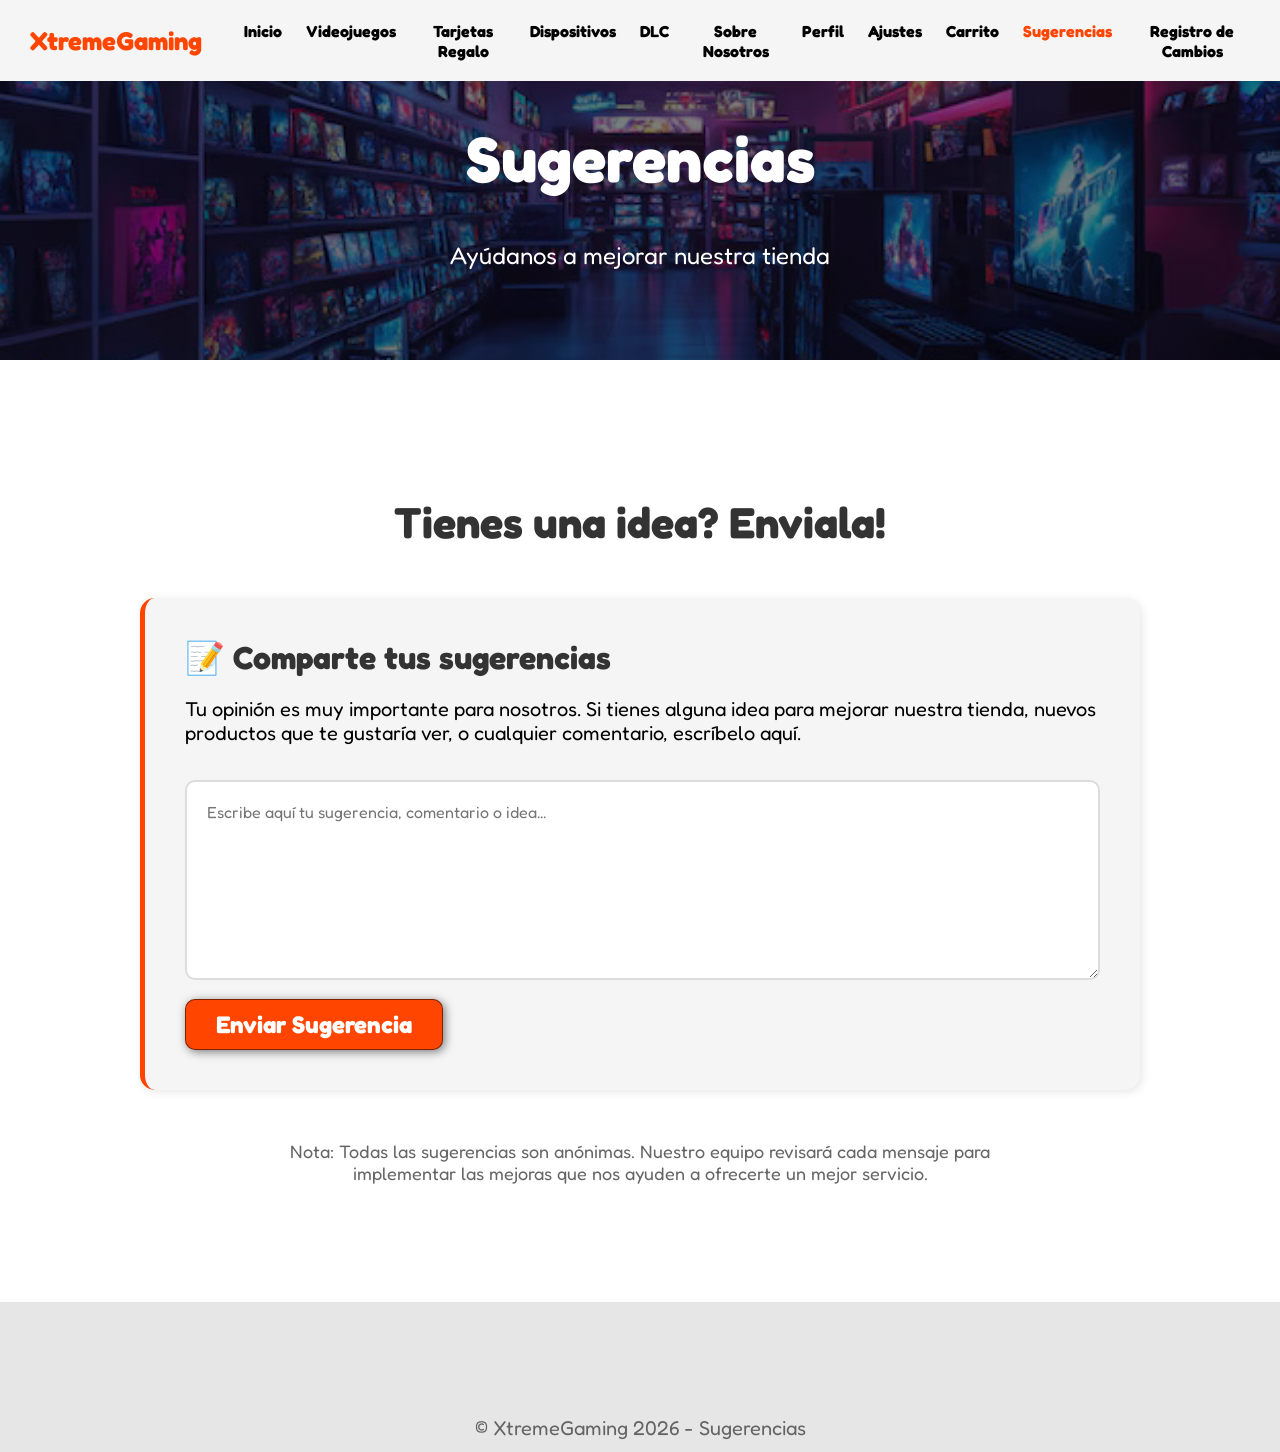
<file: sugerencias.html>
<!DOCTYPE html>
<html lang="en">
<head>
    <meta charset="UTF-8">
    <meta name="viewport" content="width=device-width, initial-scale=1.0">
    <title>Sugerencias - XtremeGaming</title>
    <link rel="icon" href="media/icono.png" type="image/x-icon">
    <link href="https://fonts.googleapis.com/css2?family=Fredoka:wght@300;400;500;600;700&display=swap" rel="stylesheet">
    <style>
        *{
            box-sizing: border-box;
        }

        html{
            scroll-behavior: smooth;
        }

        body{
            font-family: 'Fredoka', sans-serif;
            margin: 0;
        }

        h1{ font-size: 3.5em; font-family: 'Fredoka', sans-serif;}
        h2{ font-size: 2.7em; font-family: 'Fredoka', sans-serif;}
        h3{ font-size: 2em; font-family: 'Fredoka', sans-serif;}
        p{ font-size: 1.25em; font-family: 'Fredoka', sans-serif;}
        ul{ list-style: none;}
        li{ font-size: 1.25em; font-family: 'Fredoka', sans-serif;}

        button{
            font-size: 1.5em;
            font-weight: bold;
            padding: 10px 30px;
            border-radius: 10px;
            border: 1px solid rgba(0,0,0,0.5);
            box-shadow: 2px 2px 10px rgba(0,0,0,0.5);
            color: white;
            background-color: orangered;
            cursor: pointer;
            font-family: 'Fredoka', sans-serif;
        }

        button:hover{
            background-color: rgba(255, 72, 0, 0.8);
        }

        .container{
            max-width: 1400px;
            margin: auto;
        }

        .color-acento{ color:orangered; }

        header{
            background-color: rgb(245,245,245);
        }

        header .logo{
            margin: 0;
            padding: 25px 30px;
            font-weight: bold;
            color: orangered;
            font-size: 1.6em;
            font-family: 'Fredoka', sans-serif;
        }

        header .container{
            display: flex;
            flex-direction: column;
            align-items: center;
        }

        header nav{
            display: flex;
            flex-direction: column;
            text-align: center;
            padding-bottom: 25px;
        }

        header a{
            padding: 5px 12px;
            text-decoration: none;
            font-weight: bold;
            color: black;
            font-family: 'Fredoka', sans-serif;
        }

        header a:hover{
            color: orangered;
        }

        #sugerencias-hero{
            display: flex;
            align-items: center;
            justify-content: center;
            text-align: center;
            flex-direction: column;
            height: 40vh;
            background-image: linear-gradient(
                0deg,
                rgba(0,0,0,0.5),
                rgba(0,0,0,0.5)
            ),
            url(media/room-with-lot-games-video-game-wall_875765-5370.jpg);
            background-repeat: no-repeat;
            background-size: cover;
            background-position: center center;
        }

        #sugerencias-hero h1{
            color: white;
            margin-bottom: 20px;
            font-family: 'Fredoka', sans-serif;
        }

        #sugerencias-hero p{
            font-family: 'Fredoka', sans-serif;
        }

        #sugerencias-contenido{
            padding: 100px 12px;
            background-color: white;
        }

        #sugerencias-contenido h2{
            text-align: center;
            margin-bottom: 50px;
            color: #333;
            font-family: 'Fredoka', sans-serif;
        }

        .sugerencias-box{
            background-color: #f5f5f5;
            padding: 40px;
            border-radius: 15px;
            max-width: 1000px;
            margin: 0 auto 50px;
            border-left: 5px solid orangered;
            box-shadow: 2px 2px 10px rgba(0,0,0,0.1);
        }

        .sugerencias-box h3{
            margin-top: 0;
            color: #333;
            margin-bottom: 20px;
            font-family: 'Fredoka', sans-serif;
        }

        .sugerencias-box p{
            font-family: 'Fredoka', sans-serif;
        }

        textarea{
            width: 100%;
            padding: 20px;
            border: 2px solid #ddd;
            border-radius: 10px;
            font-family: 'Fredoka', sans-serif;
            font-size: 1em;
            margin: 15px 0;
            resize: vertical;
            min-height: 200px;
        }

        textarea:focus{
            outline: none;
            border-color: orangered;
        }

        textarea::placeholder {
            font-family: 'Fredoka', sans-serif;
        }

        #mensaje-exito{
            background-color: #4CAF50;
            color: white;
            padding: 15px;
            border-radius: 10px;
            margin-top: 20px;
            text-align: center;
            font-weight: bold;
            display: none;
            font-family: 'Fredoka', sans-serif;
        }

        footer{
            background-color: rgb(230,230,230);
        }

        footer p{
            margin: 0;
            padding: 12px;
            color: rgb(100,100,100);
            font-family: 'Fredoka', sans-serif;
        }

        footer .container{
            height: 150px;
            justify-content: center;
            display: flex;
            align-items: flex-end;
        }

        @media (min-width: 720px){
            header{
                position: fixed;
                width: 100%;
            }

            header .container{
                flex-direction: row;
                justify-content: space-between;
            }

            header nav{
                flex-direction: row;
                padding-bottom: 0;
                padding-right: 20px;
            }

            #sugerencias-hero h1{
                font-size: 4em;
            }
        }
        
        body, h1, h2, h3, h4, h5, h6, p, span, a, button, input, textarea, select, label, li, ul, ol, div {
            font-family: 'Fredoka', sans-serif !important;
        }
    </style>
</head>
<body>

<header>
    <div class="container">
        <p class="logo">XtremeGaming</p>
        <nav>
            <a href="index.html">Inicio</a>
            <a href="index.html#VideojuegosMas">Videojuegos</a>
            <a href="tarjetas.html">Tarjetas Regalo</a>
            <a href="dispositivos.html">Dispositivos</a>
            <a href="dlc.html">DLC</a>
            <a href="index.html#caracteristicas">Sobre Nosotros</a>
            <a href="perfil.html">Perfil</a>
            <a href="ajustes.html">Ajustes</a>
            <a href="carrito.html">Carrito</a>
            <a href="sugerencias.html" style="color: orangered;">Sugerencias</a>
            <a href="actualizaciones.html">Registro de Cambios</a>
        </nav>
    </div>
</header>

<section id="sugerencias-hero">
    <h1>Sugerencias</h1>
    <p style="color: white; font-size: 1.5em;">Ayúdanos a mejorar nuestra tienda</p>
</section>

<section id="sugerencias-contenido">
    <div class="container">
        <h2>Tienes una idea? Enviala!</h2>
        
        <div class="sugerencias-box">
            <h3>📝 Comparte tus sugerencias</h3>
            <p>Tu opinión es muy importante para nosotros. Si tienes alguna idea para mejorar nuestra tienda, nuevos productos que te gustaría ver, o cualquier comentario, escríbelo aquí.</p>
            
            <textarea id="sugerencia-texto" placeholder="Escribe aquí tu sugerencia, comentario o idea..."></textarea>
            
            <button id="enviar-sugerencia">Enviar Sugerencia</button>
            
            <div id="mensaje-exito">
                ✅ Sugerencia enviada con éxito
            </div>
        </div>
        
        <div style="text-align: center; color: #666; font-size: 0.9em; max-width: 800px; margin: 0 auto;">
            <p>Nota: Todas las sugerencias son anónimas. Nuestro equipo revisará cada mensaje para implementar las mejoras que nos ayuden a ofrecerte un mejor servicio.</p>
        </div>
    </div>
</section>

<footer>
    <div class="container">
        <p>&copy; XtremeGaming 2026 - Sugerencias</p>
    </div>
</footer>

<script>
    document.getElementById('enviar-sugerencia').onclick = function() {
        const textarea = document.getElementById('sugerencia-texto');
        const texto = textarea.value.trim();
        
        if (texto === '') {
            alert('Por favor escribe una sugerencia antes de enviar.');
            return;
        }
        
        textarea.value = '';
        
        const mensaje = document.getElementById('mensaje-exito');
        mensaje.style.display = 'block';
        
        setTimeout(function() {
            mensaje.style.display = 'none';
        }, 3000);
        
        console.log("Sugerencia enviada:", texto);
    };
</script>

</body>
</html>
</file>
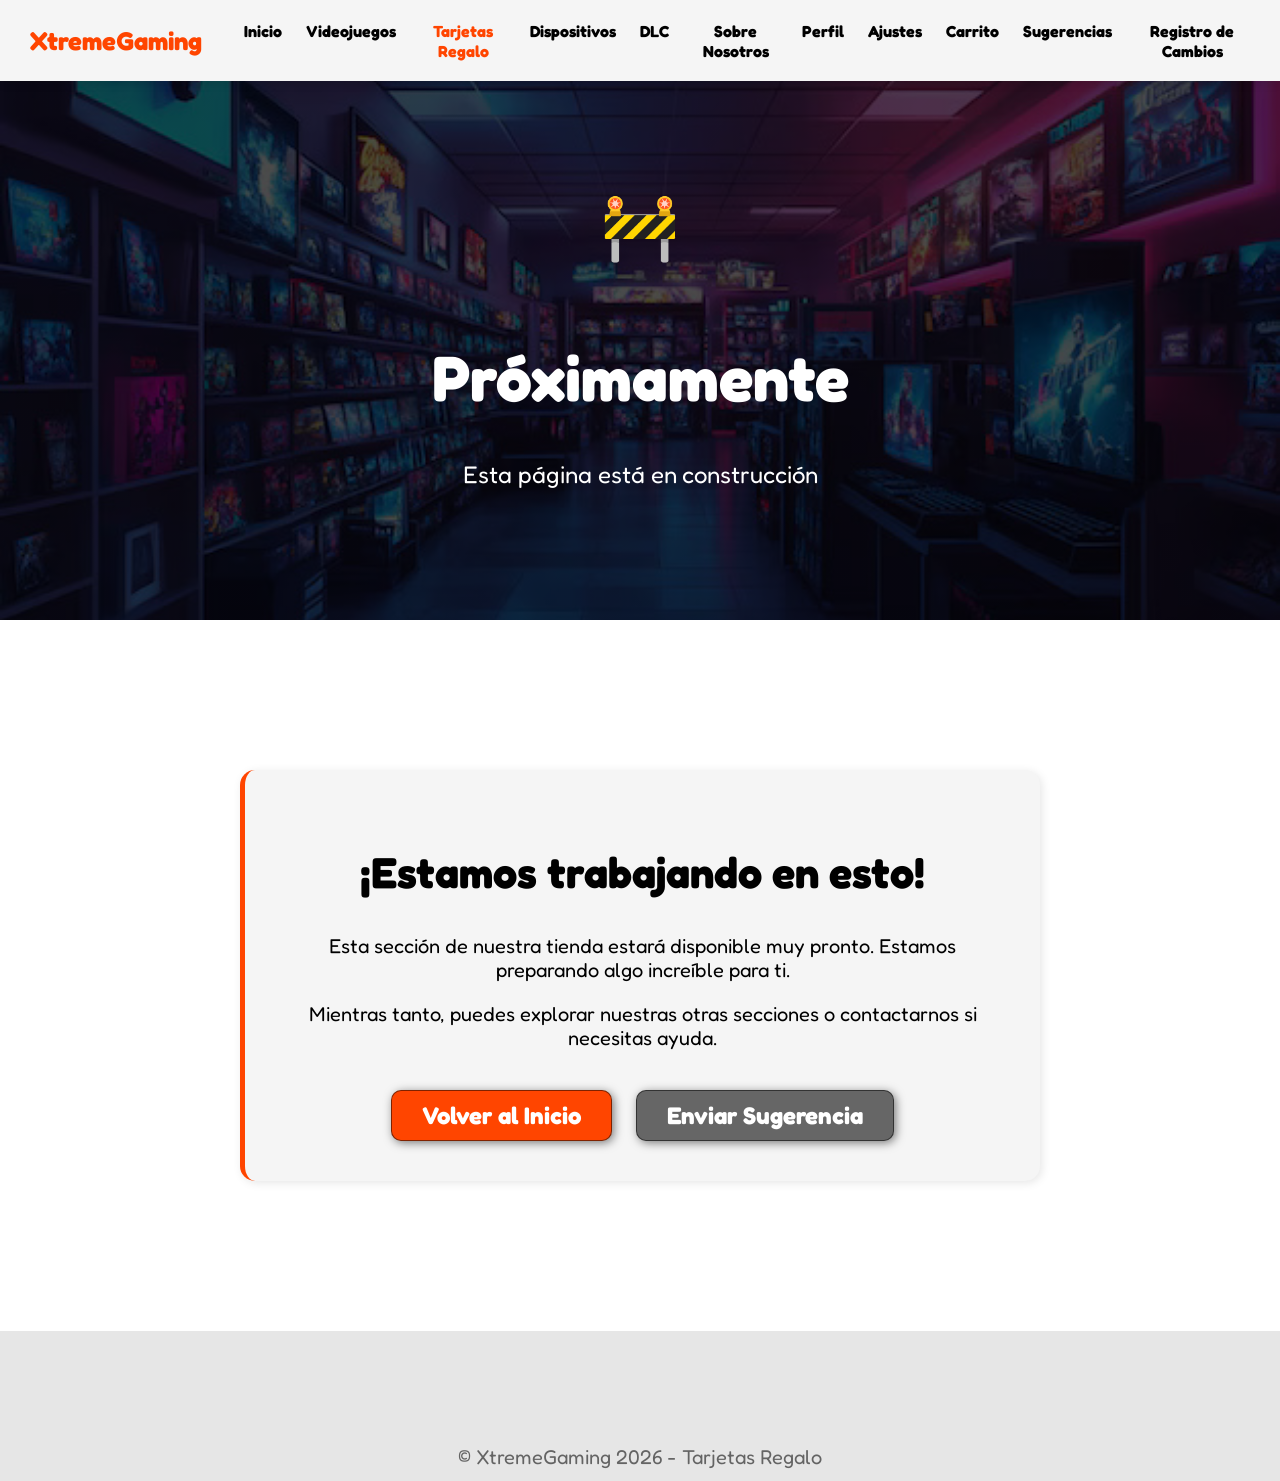
<file: tarjetas.html>
<!DOCTYPE html>
<html lang="en">
<head>
    <meta charset="UTF-8">
    <meta name="viewport" content="width=device-width, initial-scale=1.0">
    <title>Próximamente - XtremeGaming</title>
    <link rel="icon" href="media/icono.png" type="image/x-icon">
    <link href="https://fonts.googleapis.com/css2?family=Fredoka:wght@300;400;500;600;700&display=swap" rel="stylesheet">
    <style>
        /* AÑADE ESTO PRIMERO */
        body {
            padding-top: 80px; /* COMPENSA el header fixed */
            margin: 0;
            font-family: 'Fredoka', sans-serif;
        }
        
        *{
            box-sizing: border-box;
        }

        html{
            scroll-behavior: smooth;
        }

        h1{ font-size: 3.5em; font-family: 'Fredoka', sans-serif;}
        h2{ font-size: 2.7em; font-family: 'Fredoka', sans-serif;}
        h3{ font-size: 2em; font-family: 'Fredoka', sans-serif;}
        p{ font-size: 1.25em; font-family: 'Fredoka', sans-serif;}
        ul{ list-style: none;}
        li{ font-size: 1.25em; font-family: 'Fredoka', sans-serif;}

        button{
            font-size: 1.5em;
            font-weight: bold;
            padding: 10px 30px;
            border-radius: 10px;
            border: 1px solid rgba(0,0,0,0.5);
            box-shadow: 2px 2px 10px rgba(0,0,0,0.5);
            color: white;
            background-color: orangered;
            cursor: pointer;
            font-family: 'Fredoka', sans-serif;
        }

        button:hover{
            background-color: rgba(255, 72, 0, 0.8);
        }

        .container{
            max-width: 1400px;
            margin: auto;
        }

        .color-acento{ color:orangered; }

        /* HEADER FIXED CORRECTO */
        header{
            background-color: rgb(245,245,245);
            position: fixed;
            top: 0;
            left: 0;
            right: 0;
            z-index: 1000;
            width: 100%;
            box-shadow: 0 2px 10px rgba(0,0,0,0.1);
        }

        header .logo{
            margin: 0;
            padding: 25px 30px;
            font-weight: bold;
            color: orangered;
            font-size: 1.6em;
            font-family: 'Fredoka', sans-serif;
        }

        header .container{
            display: flex;
            flex-direction: column;
            align-items: center;
        }

        header nav{
            display: flex;
            flex-direction: column;
            text-align: center;
            padding-bottom: 25px;
        }

        header a{
            padding: 5px 12px;
            text-decoration: none;
            font-weight: bold;
            color: black;
            font-family: 'Fredoka', sans-serif;
        }

        header a:hover{
            color: orangered;
        }

        #proximamente-hero{
            display: flex;
            align-items: center;
            justify-content: center;
            text-align: center;
            flex-direction: column;
            height: 60vh;
            background-image: linear-gradient(
                0deg,
                rgba(0,0,0,0.7),
                rgba(0,0,0,0.7)
            ),
            url(media/room-with-lot-games-video-game-wall_875765-5370.jpg);
            background-repeat: no-repeat;
            background-size: cover;
            background-position: center center;
            margin-top: 0; /* Asegúrate que sea 0 */
        }

        #proximamente-hero h1{
            color: white;
            margin-bottom: 20px;
            font-family: 'Fredoka', sans-serif;
        }

        #proximamente-hero p{
            font-family: 'Fredoka', sans-serif;
        }

        .icono-proximamente {
            font-size: 4em;
            margin-bottom: 20px;
        }

        .mensaje-proximamente {
            background-color: #f5f5f5;
            padding: 40px;
            border-radius: 15px;
            max-width: 800px;
            margin: 50px auto;
            border-left: 5px solid orangered;
            box-shadow: 2px 2px 10px rgba(0,0,0,0.1);
            text-align: center;
        }

        footer{
            background-color: rgb(230,230,230);
        }

        footer p{
            margin: 0;
            padding: 12px;
            color: rgb(100,100,100);
            font-family: 'Fredoka', sans-serif;
        }

        footer .container{
            height: 150px;
            justify-content: center;
            display: flex;
            align-items: flex-end;
        }

        @media (min-width: 720px){
            header .container{
                flex-direction: row;
                justify-content: space-between;
            }

            header nav{
                flex-direction: row;
                padding-bottom: 0;
                padding-right: 20px;
            }

            #proximamente-hero h1{
                font-size: 4em;
            }
        }
        
        body, h1, h2, h3, h4, h5, h6, p, span, a, button, input, textarea, select, label, li, ul, ol, div {
            font-family: 'Fredoka', sans-serif !important;
        }
    </style>
</head>
<body>

<header>
    <div class="container">
        <p class="logo">XtremeGaming</p>
        <nav>
            <a href="index.html">Inicio</a>
            <a href="index.html#VideojuegosMas">Videojuegos</a>
            <a href="tarjetas.html" style="color: orangered;">Tarjetas Regalo</a>
            <a href="dispositivos.html">Dispositivos</a>
            <a href="dlc.html">DLC</a>
            <a href="index.html#caracteristicas">Sobre Nosotros</a>
            <a href="perfil.html">Perfil</a>
            <a href="ajustes.html">Ajustes</a>
            <a href="carrito.html">Carrito</a>
            <a href="sugerencias.html">Sugerencias</a>
            <a href="actualizaciones.html">Registro de Cambios</a>
        </nav>
    </div>
</header>

<section id="proximamente-hero">
    <div class="icono-proximamente">🚧</div>
    <h1>Próximamente</h1>
    <p style="color: white; font-size: 1.5em;">Esta página está en construcción</p>
</section>

<section style="padding: 100px 12px; background-color: white;">
    <div class="container">
        <div class="mensaje-proximamente">
            <h2>¡Estamos trabajando en esto!</h2>
            <p>Esta sección de nuestra tienda estará disponible muy pronto. Estamos preparando algo increíble para ti.</p>
            <p>Mientras tanto, puedes explorar nuestras otras secciones o contactarnos si necesitas ayuda.</p>
            
            <div style="margin-top: 40px;">
                <button onclick="location.href='index.html'">Volver al Inicio</button>
                <button onclick="location.href='sugerencias.html'" style="margin-left: 20px; background-color: #666;">Enviar Sugerencia</button>
            </div>
        </div>
    </div>
</section>

<footer>
    <div class="container">
        <p>&copy; XtremeGaming 2026 - Tarjetas Regalo</p>
    </div>
</footer>

</body>
</html>
</file>
<file: style.css>
*{
    box-sizing: border-box;
}

html{
    scroll-behavior: smooth;
}

body{
    font-family: 'Roboto', sans-serif;
    margin: 0;
}

h1{ font-size: 3.5em;}
h2{ font-size: 2.7em;}
h3{ font-size: 2em;}
p{ font-size: 1.25em;}
ul{ list-style: none;}
li{ font-size: 1.25em;}

button{
    font-size: 1.5em;
    font-weight: bold;
    padding: 10px 30px;
    border-radius: 10px;
    border: 1px solid rgba(0,0,0,0.5);
    box-shadow: 2px 2px 10px rgba(0,0,0,0.5);
    color: white;
    background-color: orangered;
}

button:hover{
    background-color: rgba(255, 72, 0, 0.5);
}

.container{
    max-width: 1400px;
    margin: auto;
}

.color-acento{ color:orangered; }

header{
    background-color: rgb(245,245,245);
}

header .logo{
    margin: 0;
    padding: 25px 30px;
    font-weight: bold;
    color: orangered;
    font-size: 1.6em;
}

header .container{
    display: flex;
    flex-direction: column;
    align-items: center;
}

header nav{
    display: flex;
    flex-direction: column;
    text-align: center;
    padding-bottom: 25px;
}

header a{
    padding: 5px 12px;
    text-decoration: none;
    font-weight: bold;
    color: black;
}

header a:hover{
    color: orangered;
}

#hero{
    display: flex;
    align-items: center;
    justify-content: center;
    text-align: center;
    flex-direction: column;
    height: 90vh;
    background-image: linear-gradient(
        0deg,
        rgba(0,0,0,0.5),
        rgba(0,0,0,0.5)
    ),
    url(media/room-with-lot-games-video-game-wall_875765-5370.jpg);
    background-repeat: no-repeat;
    background-size: cover;
    background-position: center center;
}

#hero h1{
    color: white;
}

#hero button{
    font-size: 1.75em;
}

#tienda .container{
    text-align: center;
    padding: 200px 12px;
}

#VideojuegosMas{
    background-color: rgb(30,30,30);
    color: white;
    text-align: center;
}

#VideojuegosMas .container{
    padding: 150px 12px;
}

#VideojuegosMas h2{
    margin-top: 0;
    font-size: 3.2em;
}

#VideojuegosMas p{
    display: none;
}

#VideojuegosMas .programas{
    display: flex;
    justify-content: center;
    gap: 30px;
    flex-wrap: wrap;
}

#VideojuegosMas .carta{
    width: 300px;
    height: 450px;
    background-size: cover;
    background-position: center;
    background-repeat: no-repeat;
    padding: 30px;
    margin: 20px;
    border-radius: 15px;

    display: flex;
    flex-direction: column;
    justify-content: flex-end;
    align-items: center;
    text-align: center;
}

#VideojuegosMas .carta button{
    margin-top: 15px;
}

.carta:first-child{
    background-image:
        linear-gradient(rgba(0,0,0,0.5), rgba(0,0,0,0.5)),
        url(media/oddysey.jpg);
}

.carta:nth-child(2){
    background-image:
        linear-gradient(rgba(0,0,0,0.5), rgba(0,0,0,0.5)),
        url(media/under.jpg);
}

.carta:nth-child(3){
    background-image:
        linear-gradient(rgba(0,0,0,0.5), rgba(0,0,0,0.5)),
        url(media/battle.jpg);
}

.carta:nth-child(4){
    background-image:
        linear-gradient(rgba(0,0,0,0.5), rgba(0,0,0,0.5)),
        url(media/zelda.jpg);
}

.carta:nth-child(5){
    background-image:
        linear-gradient(rgba(0,0,0,0.5), rgba(0,0,0,0.5)),
        url(media/silk.jpg);
}

.carta:nth-child(6){
    background-image:
        linear-gradient(rgba(0,0,0,0.5), rgba(0,0,0,0.5)),
        url(media/hytale.jpeg);
}

.carta:nth-child(7){
    background-image:
        linear-gradient(rgba(0,0,0,0.5), rgba(0,0,0,0.5)),
        url(media/SonicXShadow.webp);
}


.carta:nth-child(8){
    background-image:
        linear-gradient(rgba(0,0,0,0.5), rgba(0,0,0,0.5)),
        url(media/sonicsuperstars.webp);
}


.carta:nth-child(9){
    background-image:
        linear-gradient(rgba(0,0,0,0.5), rgba(0,0,0,0.5)),
        url(media/deltarune.webp);
}


.carta:nth-child(10){
    background-image:
        linear-gradient(rgba(0,0,0,0.5), rgba(0,0,0,0.5)),
        url(media/breath.jpg);
}


.carta:nth-child(11){
    background-image:
        linear-gradient(rgba(0,0,0,0.5), rgba(0,0,0,0.5)),
        url(media/3dworld.jpg);
}


.carta:nth-child(12){
    background-image:
        linear-gradient(rgba(0,0,0,0.5), rgba(0,0,0,0.5)),
        url(media/RE2.jpg);
}

.carta:nth-child(13){
    background-image:
        linear-gradient(rgba(0,0,0,0.5), rgba(0,0,0,0.5)),
        url(media/dreamland.jpg);
}

.carta:nth-child(14){
    background-image:
        linear-gradient(rgba(0,0,0,0.5), rgba(0,0,0,0.5)),
        url(media/darksouls.jpg);
}

.carta:nth-child(15){
    background-image:
        linear-gradient(rgba(0,0,0,0.5), rgba(0,0,0,0.5)),
        url(media/silent.jpg);
}

.carta:nth-child(16){
    background-image:
        linear-gradient(rgba(0,0,0,0.5), rgba(0,0,0,0.5)),
        url(media/elden.png);
}

.carta:nth-child(17){
    background-image:
        linear-gradient(rgba(0,0,0,0.5), rgba(0,0,0,0.5)),
        url(media/re4.png);
}

.carta:nth-child(18){
    background-image:
        linear-gradient(rgba(0,0,0,0.5), rgba(0,0,0,0.5)),
        url(media/Doom.png);
}

.carta:nth-child(19){
    background-image:
        linear-gradient(rgba(0,0,0,0.5), rgba(0,0,0,0.5)),
        url(media/cuphead.png);
}

.carta:nth-child(20){
    background-image:
        linear-gradient(rgba(0,0,0,0.5), rgba(0,0,0,0.5)),
        url(media/requiem.jpg);
}

.carta:nth-child(21){
    background-image:
        linear-gradient(rgba(0,0,0,0.5), rgba(0,0,0,0.5)),
        url(media/expedition33.webp);
}

.carta:nth-child(22){
    background-image:
        linear-gradient(rgba(0,0,0,0.5), rgba(0,0,0,0.5)),
        url(media/blackops7.png);
}

.carta:nth-child(23){
    background-image:
        linear-gradient(rgba(0,0,0,0.5), rgba(0,0,0,0.5)),
        url(media/darkages.webp);
}

.carta:nth-child(24){
    background-image:
        linear-gradient(rgba(0,0,0,0.5), rgba(0,0,0,0.5)),
        url(media/pikmin.webp);
}

.carta:nth-child(25){
    background-image:
        linear-gradient(rgba(0,0,0,0.5), rgba(0,0,0,0.5)),
        url(media/prime4.jpg);
}

.carta:nth-child(26){
    background-image:
        linear-gradient(rgba(0,0,0,0.5), rgba(0,0,0,0.5)),
        url(media/fc26.webp);
}

.carta:nth-child(27){
    background-image:
        linear-gradient(rgba(0,0,0,0.5), rgba(0,0,0,0.5)),
        url(media/mariokart.png);
}

.carta:nth-child(28){
    background-image:
        linear-gradient(rgba(0,0,0,0.5), rgba(0,0,0,0.5)),
        url(media/tennisfever.webp);
}

.carta:nth-child(29){
    background-image:
        linear-gradient(rgba(0,0,0,0.5), rgba(0,0,0,0.5)),
        url(media/jamboree.jpg);
}

.carta:nth-child(30){
    background-image:
        linear-gradient(rgba(0,0,0,0.5), rgba(0,0,0,0.5)),
        url(media/kirbyland.jpg);
}

.carta:nth-child(31){
    background-image:
        linear-gradient(rgba(0,0,0,0.5), rgba(0,0,0,0.5)),
        url(media/maker2.jpg);
}

.carta:nth-child(32){
    background-image:
        linear-gradient(rgba(0,0,0,0.5), rgba(0,0,0,0.5)),
        url(media/minecraft.jpg);
}

.carta:nth-child(33){
    background-image:
        linear-gradient(rgba(0,0,0,0.5), rgba(0,0,0,0.5)),
        url(media/re3.jpg);
}

.carta:nth-child(34){
    background-image:
        linear-gradient(rgba(0,0,0,0.5), rgba(0,0,0,0.5)),
        url(media/metalgear.jpg);
}

.carta:nth-child(35){
    background-image:
        linear-gradient(rgba(0,0,0,0.5), rgba(0,0,0,0.5)),
        url(media/horizon.webp);
}

.carta:nth-child(36){
    background-image:
        linear-gradient(rgba(0,0,0,0.5), rgba(0,0,0,0.5)),
        url(media/halo.png);
}

.carta:nth-child(37){
    background-image:
        linear-gradient(rgba(0,0,0,0.5), rgba(0,0,0,0.5)),
        url(media/gow.jpg);
}

.carta:nth-child(38){
    background-image:
        linear-gradient(rgba(0,0,0,0.5), rgba(0,0,0,0.5)),
        url(media/ironlung.jpg);
}

.carta:nth-child(39){
    background-image:
        linear-gradient(rgba(0,0,0,0.5), rgba(0,0,0,0.5)),
        url(media/mariowonder.jpg);
}

.carta:nth-child(40){
    background-image:
        linear-gradient(rgba(0,0,0,0.5), rgba(0,0,0,0.5)),
        url(media/ttyd.jpg);
}

.carta:nth-child(41){
    background-image:
        linear-gradient(rgba(0,0,0,0.5), rgba(0,0,0,0.5)),
        url(media/phasmo.jpg);
}

.carta:nth-child(42){
    background-image:
        linear-gradient(rgba(0,0,0,0.5), rgba(0,0,0,0.5)),
        url(media/rabbids.jpg);
}

.carta:nth-child(43){
    background-image:
        linear-gradient(rgba(0,0,0,0.5), rgba(0,0,0,0.5)),
        url(media/subnautica.jpg);
}

.carta:nth-child(44){
    background-image:
        linear-gradient(rgba(0,0,0,0.5), rgba(0,0,0,0.5)),
        url(media/echoes.jpg);
}

.carta:nth-child(45){
    background-image:
        linear-gradient(rgba(0,0,0,0.5), rgba(0,0,0,0.5)),
        url(media/repo.jpg);
}

.carta:nth-child(46){
    background-image:
        linear-gradient(rgba(0,0,0,0.5), rgba(0,0,0,0.5)),
        url(media/bananza.webp);
}

.carta:nth-child(47){
    background-image:
        linear-gradient(rgba(0,0,0,0.5), rgba(0,0,0,0.5)),
        url(media/splatoon.jpg);
}

.carta:nth-child(48){
    background-image:
        linear-gradient(rgba(0,0,0,0.5), rgba(0,0,0,0.5)),
        url(media/sf6.jpg);
}

.carta:nth-child(49){
    background-image:
        linear-gradient(rgba(0,0,0,0.5), rgba(0,0,0,0.5)),
        url(media/smash.jpg);
}

.carta:nth-child(50){
    background-image:
        linear-gradient(rgba(0,0,0,0.5), rgba(0,0,0,0.5)),
        url(media/crossworlds.webp);
}

.carta:nth-child(51){
    background-image:
        linear-gradient(rgba(0,0,0,0.5), rgba(0,0,0,0.5)),
        url(media/papermario.jpg);
}

.carta:nth-child(52){
    background-image:
        linear-gradient(rgba(0,0,0,0.5), rgba(0,0,0,0.5)),
        url(media/gears.webp);
}

.carta:nth-child(53){
    background-image:
        linear-gradient(rgba(0,0,0,0.5), rgba(0,0,0,0.5)),
        url(media/brothership.webp);
}

.carta:nth-child(54){
    background-image:
        linear-gradient(rgba(0,0,0,0.5), rgba(0,0,0,0.5)),
        url(media/pizza.jpg);
}

.carta:nth-child(55){
    background-image:
        linear-gradient(rgba(0,0,0,0.5), rgba(0,0,0,0.5)),
        url(media/dungeons.jpg);
}

.carta:nth-child(56){
    background-image:
        linear-gradient(rgba(0,0,0,0.5), rgba(0,0,0,0.5)),
        url(media/frontiers.jpg);
}

.carta:nth-child(57){
    background-image:
        linear-gradient(rgba(0,0,0,0.5), rgba(0,0,0,0.5)),
        url(media/luigi.jpg);
}

.carta:nth-child(58){
    background-image:
        linear-gradient(rgba(0,0,0,0.5), rgba(0,0,0,0.5)),
        url(media/RedDead.jpg);
}

.carta:nth-child(59){
    background-image:
        linear-gradient(rgba(0,0,0,0.5), rgba(0,0,0,0.5)),
        url(media/gta5.jpg);
}

.carta:nth-child(60){
    background-image:
        linear-gradient(rgba(0,0,0,0.5), rgba(0,0,0,0.5)),
        url(media/spiderman2.png);
}

.carta:nth-child(61){
    background-image:
        linear-gradient(rgba(0,0,0,0.5), rgba(0,0,0,0.5)),
        url(media/luigi3.jpg);
}

.carta:nth-child(62){
    background-image:
        linear-gradient(rgba(0,0,0,0.5), rgba(0,0,0,0.5)),
        url(media/helldivers.webp);
}

.carta:nth-child(63){
    background-image:
        linear-gradient(rgba(0,0,0,0.5), rgba(0,0,0,0.5)),
        url(media/Borderlands.webp);
}

.carta:nth-child(64){
    background-image:
        linear-gradient(rgba(0,0,0,0.5), rgba(0,0,0,0.5)),
        url(media/justdance.png);
}

.carta:nth-child(65){
    background-image:
        linear-gradient(rgba(0,0,0,0.5), rgba(0,0,0,0.5)),
        url(media/persona5.png);
}

.carta:nth-child(66){
    background-image:
        linear-gradient(rgba(0,0,0,0.5), rgba(0,0,0,0.5)),
        url(media/xenoblade.png);
}

.carta:nth-child(67){
    background-image:
        linear-gradient(rgba(0,0,0,0.5), rgba(0,0,0,0.5)),
        url(media/mariogolf.jpg);
}

.carta:nth-child(68){
    background-image:
        linear-gradient(rgba(0,0,0,0.5), rgba(0,0,0,0.5)),
        url(media/darksouls1.jpg);
}

.carta:nth-child(69){
    background-image:
        linear-gradient(rgba(0,0,0,0.5), rgba(0,0,0,0.5)),
        url(media/forest.jpg);
}

.carta:nth-child(70){
    background-image:
        linear-gradient(rgba(0,0,0,0.5), rgba(0,0,0,0.5)),
        url(media/darksouls2.jpg);
}

.carta:nth-child(71){
    background-image:
        linear-gradient(rgba(0,0,0,0.5), rgba(0,0,0,0.5)),
        url(media/eldenring.jpg);
}

.carta:nth-child(72){
    background-image:
        linear-gradient(rgba(0,0,0,0.5), rgba(0,0,0,0.5)),
        url(media/blackmyth.jpg);
}

.carta:nth-child(73){
    background-image:
        linear-gradient(rgba(0,0,0,0.5), rgba(0,0,0,0.5)),
        url(media/mania.jpg);
}

.carta:nth-child(74){
    background-image:
        linear-gradient(rgba(0,0,0,0.5), rgba(0,0,0,0.5)),
        url(media/battleleague.jpg);
}

.carta:nth-child(75){
    background-image:
        linear-gradient(rgba(0,0,0,0.5), rgba(0,0,0,0.5)),
        url(media/mariovsdonkey.jpg);
}

.carta:nth-child(76){
    background-image:
        linear-gradient(rgba(0,0,0,0.5), rgba(0,0,0,0.5)),
        url(media/dkcountry.jpg);
}

.carta:nth-child(77){
    background-image:
        linear-gradient(rgba(0,0,0,0.5), rgba(0,0,0,0.5)),
        url(media/soniccolours.jpg);
}

.carta:nth-child(78){
    background-image:
        linear-gradient(rgba(0,0,0,0.5), rgba(0,0,0,0.5)),
        url(media/mariorabbids.webp);
}

.carta:nth-child(79){
    background-image:
        linear-gradient(rgba(0,0,0,0.5), rgba(0,0,0,0.5)),
        url(media/tennisaces.webp);
}

.carta:nth-child(80){
    background-image:
        linear-gradient(rgba(0,0,0,0.5), rgba(0,0,0,0.5)),
        url(media/re5.jpg);
}

.carta:nth-child(81){
    background-image:
        linear-gradient(rgba(0,0,0,0.5), rgba(0,0,0,0.5)),
        url(media/superstars.jpg);
}

.carta:nth-child(82){
    background-image:
        linear-gradient(rgba(0,0,0,0.5), rgba(0,0,0,0.5)),
        url(media/re6.jpg);
}

.carta:nth-child(83){
    background-image:
        linear-gradient(rgba(0,0,0,0.5), rgba(0,0,0,0.5)),
        url(media/pikmin1.jpg);
}

.carta:nth-child(84){
    background-image:
        linear-gradient(rgba(0,0,0,0.5), rgba(0,0,0,0.5)),
        url(media/ghost.jpg);
}

.carta:nth-child(85){
    background-image:
        linear-gradient(rgba(0,0,0,0.5), rgba(0,0,0,0.5)),
        url(media/supermarioparty.webp);
}

.carta:nth-child(86){
    background-image:
        linear-gradient(rgba(0,0,0,0.5), rgba(0,0,0,0.5)),
        url(media/pikmin2.jpg);
}

.carta:nth-child(87){
    background-image:
        linear-gradient(rgba(0,0,0,0.5), rgba(0,0,0,0.5)),
        url(media/mw3.jpg);
}

.carta:nth-child(88){
    background-image:
        linear-gradient(rgba(0,0,0,0.5), rgba(0,0,0,0.5)),
        url(media/kirbystarallies.jpg);
}

.carta:nth-child(89){
    background-image:
        linear-gradient(rgba(0,0,0,0.5), rgba(0,0,0,0.5)),
        url(media/pikmin3.jpg);
}

.carta:nth-child(90){
    background-image:
        linear-gradient(rgba(0,0,0,0.5), rgba(0,0,0,0.5)),
        url(media/revi.png);
}

.carta:nth-child(91){
    background-image:
        linear-gradient(rgba(0,0,0,0.5), rgba(0,0,0,0.5)),
        url(media/rabbids2.jpg);
}

.carta:nth-child(92){
    background-image:
        linear-gradient(rgba(0,0,0,0.5), rgba(0,0,0,0.5)),
        url(media/metroiddread.jpg);
}

.carta:nth-child(93){
    background-image:
        linear-gradient(rgba(0,0,0,0.5), rgba(0,0,0,0.5)),
        url(media/rebio.jpg);
}

.carta:nth-child(94){
    background-image:
        linear-gradient(rgba(0,0,0,0.5), rgba(0,0,0,0.5)),
        url(media/splatoon2.jpg);
}

.carta:nth-child(95){
    background-image:
        linear-gradient(rgba(0,0,0,0.5), rgba(0,0,0,0.5)),
        url(media/nsb.jpg);
}

.carta:nth-child(96){
    background-image:
        linear-gradient(rgba(0,0,0,0.5), rgba(0,0,0,0.5)),
        url(media/mk8.jpg);
}

.carta:nth-child(97){
    background-image:
        linear-gradient(rgba(0,0,0,0.5), rgba(0,0,0,0.5)),
        url(media/minecraftlegends.jpg);
}

.carta:nth-child(98){
    background-image:
        linear-gradient(rgba(0,0,0,0.5), rgba(0,0,0,0.5)),
        url(media/shield.jpg);
}

.carta:nth-child(99){
    background-image:
        linear-gradient(rgba(0,0,0,0.5), rgba(0,0,0,0.5)),
        url(media/sword.jpg);
}

.carta:nth-child(100){
    background-image:
        linear-gradient(rgba(0,0,0,0.5), rgba(0,0,0,0.5)),
        url(media/diamond.jpg);
}

.carta:nth-child(101){
    background-image:
        linear-gradient(rgba(0,0,0,0.5), rgba(0,0,0,0.5)),
        url(media/pearl.jpg);
}

.carta:nth-child(102){
    background-image:
        linear-gradient(rgba(0,0,0,0.5), rgba(0,0,0,0.5)),
        url(media/pokemonza.jpg);
}

.carta:nth-child(103){
    background-image:
        linear-gradient(rgba(0,0,0,0.5), rgba(0,0,0,0.5)),
        url(media/acnh.jpg);
}

.carta:nth-child(104){
    background-image:
        linear-gradient(rgba(0,0,0,0.5), rgba(0,0,0,0.5)),
        url(media/pokopia.png);
}

.carta:nth-child(105){
    background-image:
        linear-gradient(rgba(0,0,0,0.5), rgba(0,0,0,0.5)),
        url(media/mii.webp);
}

.carta:nth-child(106){
    background-image:
        linear-gradient(rgba(0,0,0,0.5), rgba(0,0,0,0.5)),
        url(media/sonsforest.webp);
}

.carta:nth-child(107){
    background-image:
        linear-gradient(rgba(0,0,0,0.5), rgba(0,0,0,0.5)),
        url(media/battlefieldv.png);
}

.carta:nth-child(108){
    background-image:
        linear-gradient(rgba(0,0,0,0.5), rgba(0,0,0,0.5)),
        url(media/cyberpunk2077.jpg);
}

.carta:nth-child(109){
    background-image:
        linear-gradient(rgba(0,0,0,0.5), rgba(0,0,0,0.5)),
        url(media/tsushima.jpg);
}

.carta:nth-child(110){
    background-image:
        linear-gradient(rgba(0,0,0,0.5), rgba(0,0,0,0.5)),
        url(media/peak.jpg);
}

.carta:nth-child(111){
    background-image:
        linear-gradient(rgba(0,0,0,0.5), rgba(0,0,0,0.5)),
        url(media/haloinf.png);
}

.carta:nth-child(112){
    background-image:
        linear-gradient(rgba(0,0,0,0.5), rgba(0,0,0,0.5)),
        url(media/dmc.jpg);
}

.carta:nth-child(113){
    background-image:
        linear-gradient(rgba(0,0,0,0.5), rgba(0,0,0,0.5)),
        url(media/dkcr.jpg);
}

.carta:nth-child(114){
    background-image:
        linear-gradient(rgba(0,0,0,0.5), rgba(0,0,0,0.5)),
        url(media/hollow.png);
}

.carta:nth-child(115){
    background-image:
        linear-gradient(rgba(0,0,0,0.5), rgba(0,0,0,0.5)),
        url(media/Yoshi.jpg);
}

.carta:nth-child(116){
    background-image:
        linear-gradient(rgba(0,0,0,0.5), rgba(0,0,0,0.5)),
        url(media/peach.jpg);
}

.carta:nth-child(117){
    background-image:
        linear-gradient(rgba(0,0,0,0.5), rgba(0,0,0,0.5)),
        url(media/yakuza.jpg);
}

.carta:nth-child(118){
    background-image:
        linear-gradient(rgba(0,0,0,0.5), rgba(0,0,0,0.5)),
        url(media/meatboy.jpg);
}

.carta:nth-child(119){
    background-image:
        linear-gradient(rgba(0,0,0,0.5), rgba(0,0,0,0.5)),
        url(media/guitarhero.png);
}

.carta:nth-child(120){
    background-image:
        linear-gradient(rgba(0,0,0,0.5), rgba(0,0,0,0.5)),
        url(media/borderlands3.jpg);
}

.carta:nth-child(121){
    background-image:
        linear-gradient(rgba(0,0,0,0.5), rgba(0,0,0,0.5)),
        url(media/primere.jpg);
}

.carta:nth-child(122){
    background-image:
        linear-gradient(rgba(0,0,0,0.5), rgba(0,0,0,0.5)),
        url(media/mortalkombat.webp);
}

.carta:nth-child(123){
    background-image:
        linear-gradient(rgba(0,0,0,0.5), rgba(0,0,0,0.5)),
        url(media/bayonetta.jpg);
}

.carta:nth-child(124){
    background-image:
        linear-gradient(rgba(0,0,0,0.5), rgba(0,0,0,0.5)),
        url(media/bayonetta2.png);
}

.carta:nth-child(125){
    background-image:
        linear-gradient(rgba(0,0,0,0.5), rgba(0,0,0,0.5)),
        url(media/bayonetta3.webp);
}

.carta:nth-child(126){
    background-image:
        linear-gradient(rgba(0,0,0,0.5), rgba(0,0,0,0.5)),
        url(media/helpwanted.jpg);
}

.carta:nth-child(127){
    background-image:
        linear-gradient(rgba(0,0,0,0.5), rgba(0,0,0,0.5)),
        url(media/helpwanted2.webp);
}

.carta:nth-child(128){
    background-image:
        linear-gradient(rgba(0,0,0,0.5), rgba(0,0,0,0.5)),
        url(media/securitybreach.jpg);
}

.carta:nth-child(129){
    background-image:
        linear-gradient(rgba(0,0,0,0.5), rgba(0,0,0,0.5)),
        url(media/sotm.webp);
}

.carta:nth-child(130){
    background-image:
        linear-gradient(rgba(0,0,0,0.5), rgba(0,0,0,0.5)),
        url(media/itp.webp);
}

.carta:nth-child(131){
    background-image:
        linear-gradient(rgba(0,0,0,0.5), rgba(0,0,0,0.5)),
        url(media/kirbybuffet.jpg);
}

.carta:nth-child(132){
    background-image:
        linear-gradient(rgba(0,0,0,0.5), rgba(0,0,0,0.5)),
        url(media/kirbyfighters.jpg);
}

.carta:nth-child(133){
    background-image:
        linear-gradient(rgba(0,0,0,0.5), rgba(0,0,0,0.5)),
        url(media/airriders.webp);
}

.carta:nth-child(134){
    background-image:
        linear-gradient(rgba(0,0,0,0.5), rgba(0,0,0,0.5)),
        url(media/allstars.jpg);
}

.carta:nth-child(135){
    background-image:
        linear-gradient(rgba(0,0,0,0.5), rgba(0,0,0,0.5)),
        url(media/galaxy.jpg);
}

.carta:nth-child(136){
    background-image:
        linear-gradient(rgba(0,0,0,0.5), rgba(0,0,0,0.5)),
        url(media/galaxy2.webp);
}

.carta:nth-child(137){
    background-image:
        linear-gradient(rgba(0,0,0,0.5), rgba(0,0,0,0.5)),
        url(media/astro.jpg);
}

.carta:nth-child(138){
    background-image:
        linear-gradient(rgba(0,0,0,0.5), rgba(0,0,0,0.5)),
        url(media/monkey.jpg);
}

.carta:nth-child(139){
    background-image:
        linear-gradient(rgba(0,0,0,0.5), rgba(0,0,0,0.5)),
        url(media/kingdomiv.webp);
}

.carta:nth-child(140){
    background-image:
        linear-gradient(rgba(0,0,0,0.5), rgba(0,0,0,0.5)),
        url(media/moveit.jpg);
}

.carta:nth-child(141){
    background-image:
        linear-gradient(rgba(0,0,0,0.5), rgba(0,0,0,0.5)),
        url(media/getit.jpg);
}

.carta:nth-child(142){
    background-image:
        linear-gradient(rgba(0,0,0,0.5), rgba(0,0,0,0.5)),
        url(media/1-2.jpg);
}

.carta:nth-child(143){
    background-image:
        linear-gradient(rgba(0,0,0,0.5), rgba(0,0,0,0.5)),
        url(media/e1-2.jpg);
}

.carta:nth-child(144){
    background-image:
        linear-gradient(rgba(0,0,0,0.5), rgba(0,0,0,0.5)),
        url(media/switchsports.jpg);
}

.carta:nth-child(145){
    background-image:
        linear-gradient(rgba(0,0,0,0.5), rgba(0,0,0,0.5)),
        url(media/assassin.png);
}

.carta:nth-child(146){
    background-image:
        linear-gradient(rgba(0,0,0,0.5), rgba(0,0,0,0.5)),
        url(media/deadspace.jpg);
}

.carta:nth-child(147){
    background-image:
        linear-gradient(rgba(0,0,0,0.5), rgba(0,0,0,0.5)),
        url(media/shadow.jpg);
}

.carta:nth-child(148){
    background-image:
        linear-gradient(rgba(0,0,0,0.5), rgba(0,0,0,0.5)),
        url(media/indiana.webp);
}

.carta:nth-child(149){
    background-image:
        linear-gradient(rgba(0,0,0,0.5), rgba(0,0,0,0.5)),
        url(media/rhythm.webp);
}

.carta:nth-child(150){
    background-image:
        linear-gradient(rgba(0,0,0,0.5), rgba(0,0,0,0.5)),
        url(media/mariorpg.png);
}

.carta:nth-child(151){
    background-image:
        linear-gradient(rgba(0,0,0,0.5), rgba(0,0,0,0.5)),
        url(media/dragxdrive.webp);
}

.carta:nth-child(152){
    background-image:
        linear-gradient(rgba(0,0,0,0.5), rgba(0,0,0,0.5)),
        url(media/bloodborne.jpg);
}

.carta:nth-child(153){
    background-image:
        linear-gradient(rgba(0,0,0,0.5), rgba(0,0,0,0.5)),
        url(media/marvel.jpg);
}

.carta:nth-child(154){
    background-image:
        linear-gradient(rgba(0,0,0,0.5), rgba(0,0,0,0.5)),
        url(media/toad.jpg);
}

.carta:nth-child(155){
    background-image:
        linear-gradient(rgba(0,0,0,0.5), rgba(0,0,0,0.5)),
        url(media/ultrakill.png);
}

.carta:nth-child(156){
    background-image:
        linear-gradient(rgba(0,0,0,0.5), rgba(0,0,0,0.5)),
        url(media/portal.jpg);
}

.carta:nth-child(157){
    background-image:
        linear-gradient(rgba(0,0,0,0.5), rgba(0,0,0,0.5)),
        url(media/portal2.jpg);
}

.carta:nth-child(158){
    background-image:
        linear-gradient(rgba(0,0,0,0.5), rgba(0,0,0,0.5)),
        url(media/xenoblade1.webp);
}

.carta:nth-child(159){
    background-image:
        linear-gradient(rgba(0,0,0,0.5), rgba(0,0,0,0.5)),
        url(media/xenoblade2.jpg);
}

.carta:nth-child(160){
    background-image:
        linear-gradient(rgba(0,0,0,0.5), rgba(0,0,0,0.5)),
        url(media/xenobladex.jpg);
}

.carta:nth-child(161){
    background-image:
        linear-gradient(rgba(0,0,0,0.5), rgba(0,0,0,0.5)),
        url(media/splitfiction.png);
}

.carta:nth-child(162){
    background-image:
        linear-gradient(rgba(0,0,0,0.5), rgba(0,0,0,0.5)),
        url(media/celeste.jpg);
}

.carta:nth-child(163){
    background-image:
        linear-gradient(rgba(0,0,0,0.5), rgba(0,0,0,0.5)),
        url(media/outerwilds.webp);
}

.carta:nth-child(164){
    background-image:
        linear-gradient(rgba(0,0,0,0.5), rgba(0,0,0,0.5)),
        url(media/finalfantasy.webp);
}

.carta:nth-child(165){
    background-image:
        linear-gradient(rgba(0,0,0,0.5), rgba(0,0,0,0.5)),
        url(media/p4g.webp);
}

.carta:nth-child(166){
    background-image:
        linear-gradient(rgba(0,0,0,0.5), rgba(0,0,0,0.5)),
        url(media/p3r.webp);
}

.carta:nth-child(167){
    background-image:
        linear-gradient(rgba(0,0,0,0.5), rgba(0,0,0,0.5)),
        url(media/sonicracing.webp);
}

.carta:nth-child(168){
    background-image:
        linear-gradient(rgba(0,0,0,0.5), rgba(0,0,0,0.5)),
        url(media/sonicforces.webp);
}

.carta:nth-child(169){
    background-image:
        linear-gradient(rgba(0,0,0,0.5), rgba(0,0,0,0.5)),
        url(media/sonicorigins.jpg);
}

.carta:nth-child(170){
    background-image:
        linear-gradient(rgba(0,0,0,0.5), rgba(0,0,0,0.5)),
        url(media/stardew.png);
}

.carta:nth-child(171){
    background-image:
        linear-gradient(rgba(0,0,0,0.5), rgba(0,0,0,0.5)),
        url(media/hades2.jpeg);
}

.carta:nth-child(172){
    background-image:
        linear-gradient(rgba(0,0,0,0.5), rgba(0,0,0,0.5)),
        url(media/spiderman1.jpg);
}

.carta:nth-child(173){
    background-image:
        linear-gradient(rgba(0,0,0,0.5), rgba(0,0,0,0.5)),
        url(media/balatro.jpg);
}

.carta:nth-child(174){
    background-image:
        linear-gradient(rgba(0,0,0,0.5), rgba(0,0,0,0.5)),
        url(media/ds2.jpg);
}

.carta:nth-child(175){
    background-image:
        linear-gradient(rgba(0,0,0,0.5), rgba(0,0,0,0.5)),
        url(media/metalgearv.jpg);
}

.carta:nth-child(176){
    background-image:
        linear-gradient(rgba(0,0,0,0.5), rgba(0,0,0,0.5)),
        url(media/silentf.png);
}

.carta:nth-child(177){
    background-image:
        linear-gradient(rgba(0,0,0,0.5), rgba(0,0,0,0.5)),
        url(media/scrollsiv.png);
}

.carta:nth-child(178){
    background-image:
        linear-gradient(rgba(0,0,0,0.5), rgba(0,0,0,0.5)),
        url(media/scrollsv.png);
}

.carta:nth-child(179){
    background-image:
        linear-gradient(rgba(0,0,0,0.5), rgba(0,0,0,0.5)),
        url(media/lethal.jpg);
}

.carta:nth-child(180){
    background-image:
        linear-gradient(rgba(0,0,0,0.5), rgba(0,0,0,0.5)),
        url(media/alan2.jpg);
}

.carta:nth-child(181){
    background-image:
        linear-gradient(rgba(0,0,0,0.5), rgba(0,0,0,0.5)),
        url(media/witcher2.webp);
}

.carta:nth-child(182){
    background-image:
        linear-gradient(rgba(0,0,0,0.5), rgba(0,0,0,0.5)),
        url(media/witcher3.jpg);
}

.carta:nth-child(183){
    background-image:
        linear-gradient(rgba(0,0,0,0.5), rgba(0,0,0,0.5)),
        url(media/deathstranding.jpg);
}

.carta:nth-child(184){
    background-image:
        linear-gradient(rgba(0,0,0,0.5), rgba(0,0,0,0.5)),
        url(media/half2.jpg);
}

.carta:nth-child(185){
    background-image:
        linear-gradient(rgba(0,0,0,0.5), rgba(0,0,0,0.5)),
        url(media/farcry6.jpg);
}

.carta:nth-child(186){
    background-image:
        linear-gradient(rgba(0,0,0,0.5), rgba(0,0,0,0.5)),
        url(media/fallout76.jpg);
}

.carta:nth-child(187){
    background-image:
        linear-gradient(rgba(0,0,0,0.5), rgba(0,0,0,0.5)),
        url(media/mirage.jpg);
}

.carta:nth-child(188){
    background-image:
        linear-gradient(rgba(0,0,0,0.5), rgba(0,0,0,0.5)),
        url(media/starwars.82552dc2-86e7-4009-8fcc-3a2e12cc12f6);
}

.carta:nth-child(189){
    background-image:
        linear-gradient(rgba(0,0,0,0.5), rgba(0,0,0,0.5)),
        url(media/antonblast.jpg);
}

.carta:nth-child(190){
    background-image:
        linear-gradient(rgba(0,0,0,0.5), rgba(0,0,0,0.5)),
        url(media/penny.jpg);
}

.carta:nth-child(191){
    background-image:
        linear-gradient(rgba(0,0,0,0.5), rgba(0,0,0,0.5)),
        url(media/borderlands2.jpg);
}

.carta:nth-child(192){
    background-image:
        linear-gradient(rgba(0,0,0,0.5), rgba(0,0,0,0.5)),
        url(media/baldur.82a9ea41-c628-4d02-8a0f-d0304eba31c7);
}

.carta:nth-child(193){
    background-image:
        linear-gradient(rgba(0,0,0,0.5), rgba(0,0,0,0.5)),
        url(media/kingdomcome.jpg);
}

.carta:nth-child(194){
    background-image:
        linear-gradient(rgba(0,0,0,0.5), rgba(0,0,0,0.5)),
        url(media/stray.13c1afe0-c06d-46d6-bfdc-6009527cbaff);
}

.carta:nth-child(195){
    background-image:
        linear-gradient(rgba(0,0,0,0.5), rgba(0,0,0,0.5)),
        url(media/horizonforb.jpg);
}

.carta:nth-child(196){
    background-image:
        linear-gradient(rgba(0,0,0,0.5), rgba(0,0,0,0.5)),
        url(media/megaman.webp);
}

.carta:nth-child(197){
    background-image:
        linear-gradient(rgba(0,0,0,0.5), rgba(0,0,0,0.5)),
        url(media/forza.jpg);
}

.carta:nth-child(198){
    background-image:
        linear-gradient(rgba(0,0,0,0.5), rgba(0,0,0,0.5)),
        url(media/finalfantasyvii.png);
}


#caracteristicas .container{
    text-align: center;
    padding: 200px 12px;
}

#caracteristicas li{
    margin: 16px 0px;
    font-weight: bold;
}

#Ayuda{
    display: flex;
    flex-direction: column;
    justify-content: center;
    align-items: center;
    text-align: center;
    background-color: rgb(30,30,30);
    color: white;
    height: 80vh;
}

#Ayuda h2{
    font-size: 9vw;
}

#Ayuda button{
    font-size: 5vw;
}

footer{
    background-color: rgb(230,230,230);
}

footer p{
    margin: 0;
    padding: 12px;
    color: rgb(100,100,100);
}

footer .container{
    height: 150px;
    justify-content: center;
    display: flex;
    align-items: flex-end;
}

@media (min-width: 720px){
    header{
        position: fixed;
        width: 100%;
    }

    header .container{
        flex-direction: row;
        justify-content: space-between;
    }

    header nav{
        flex-direction: row;
        padding-bottom: 0;
        padding-right: 20px;
    }

    #hero h1{
        font-size: 5em;
    }

    #VideojuegosMas p{
        display: block;
        margin-bottom: 30px;
    }

    #VideojuegosMas h2{
        font-size: 4em;
    }

    #VideojuegosMas h3{
        margin-top: 0;
    }

    #VideojuegosMas .carta{
        box-shadow: 2px 2px 10px rgba(0,0,0,0.5);
    }

    footer .container{
        justify-content: flex-end;
    }
}

@media (min-width: 1000px){
    #caracteristicas{
        background-position-x: calc(100vw - 800px);
    }
}
</file>
